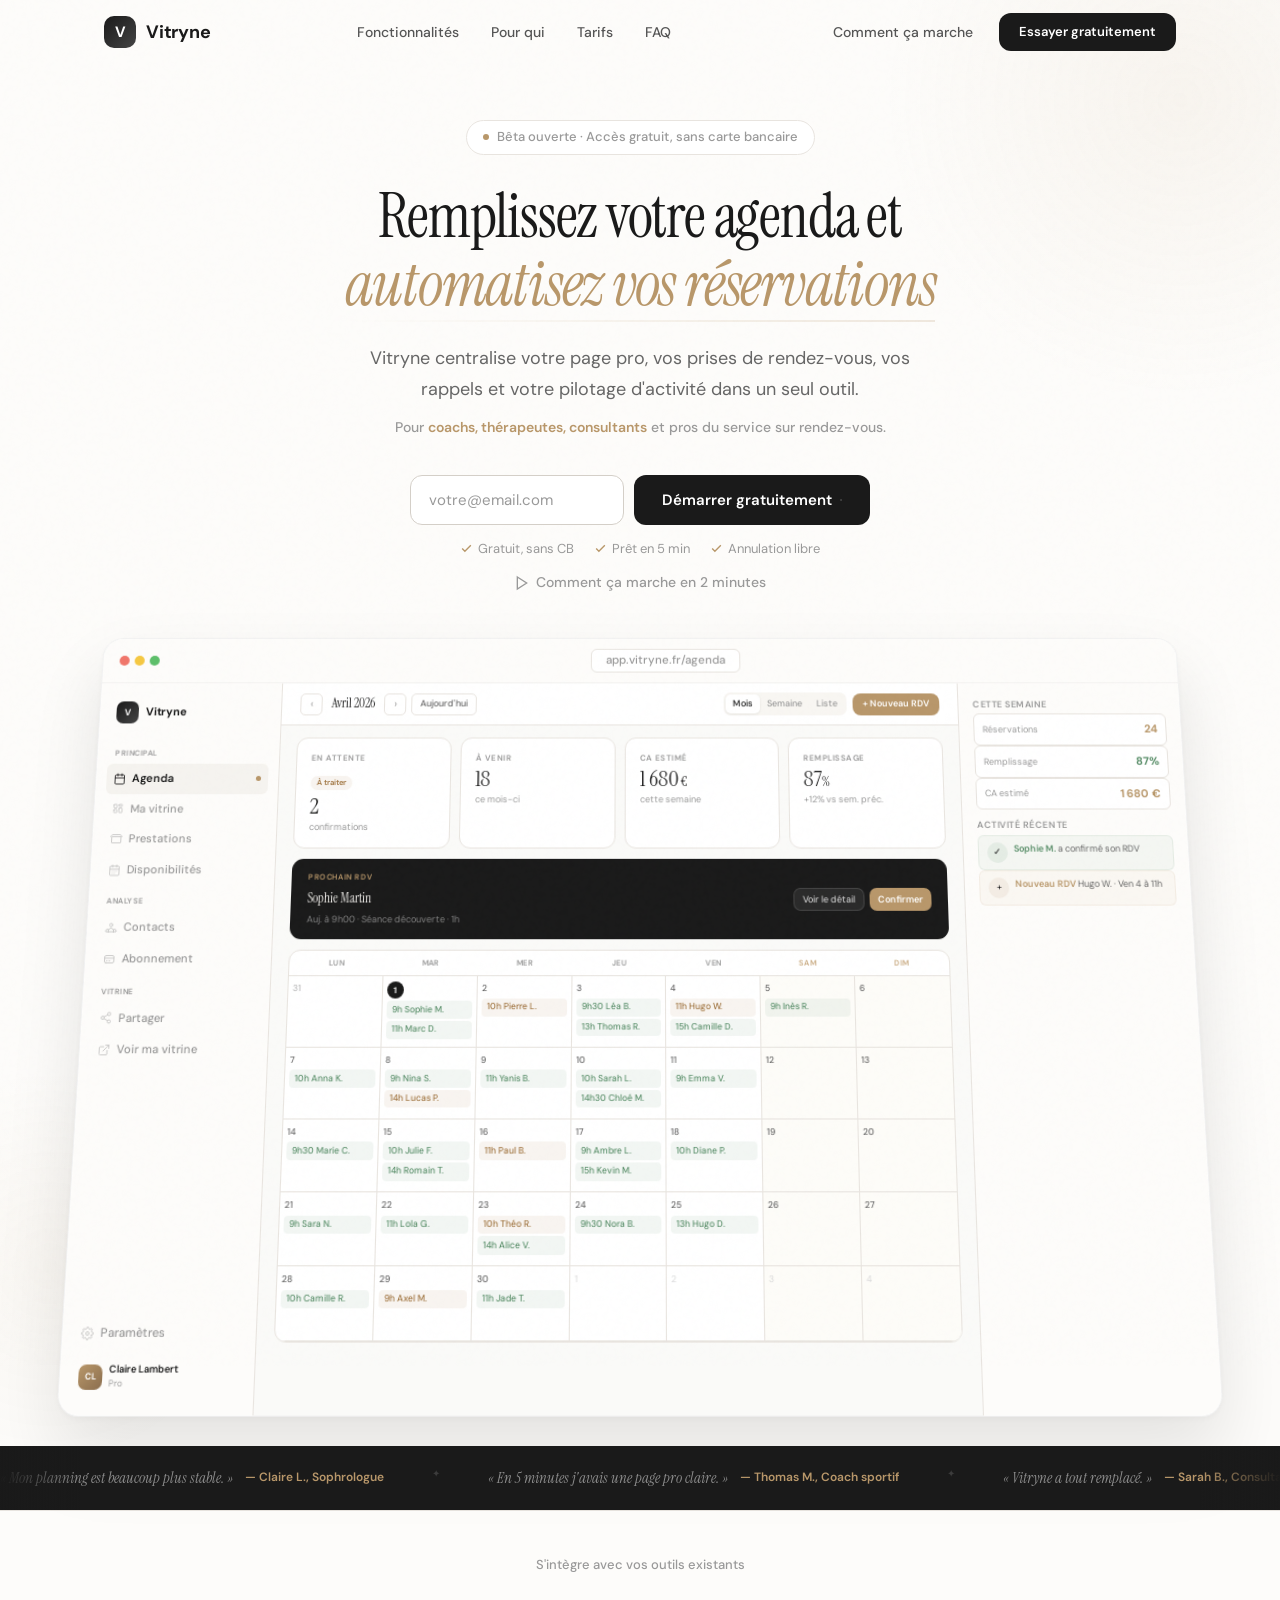
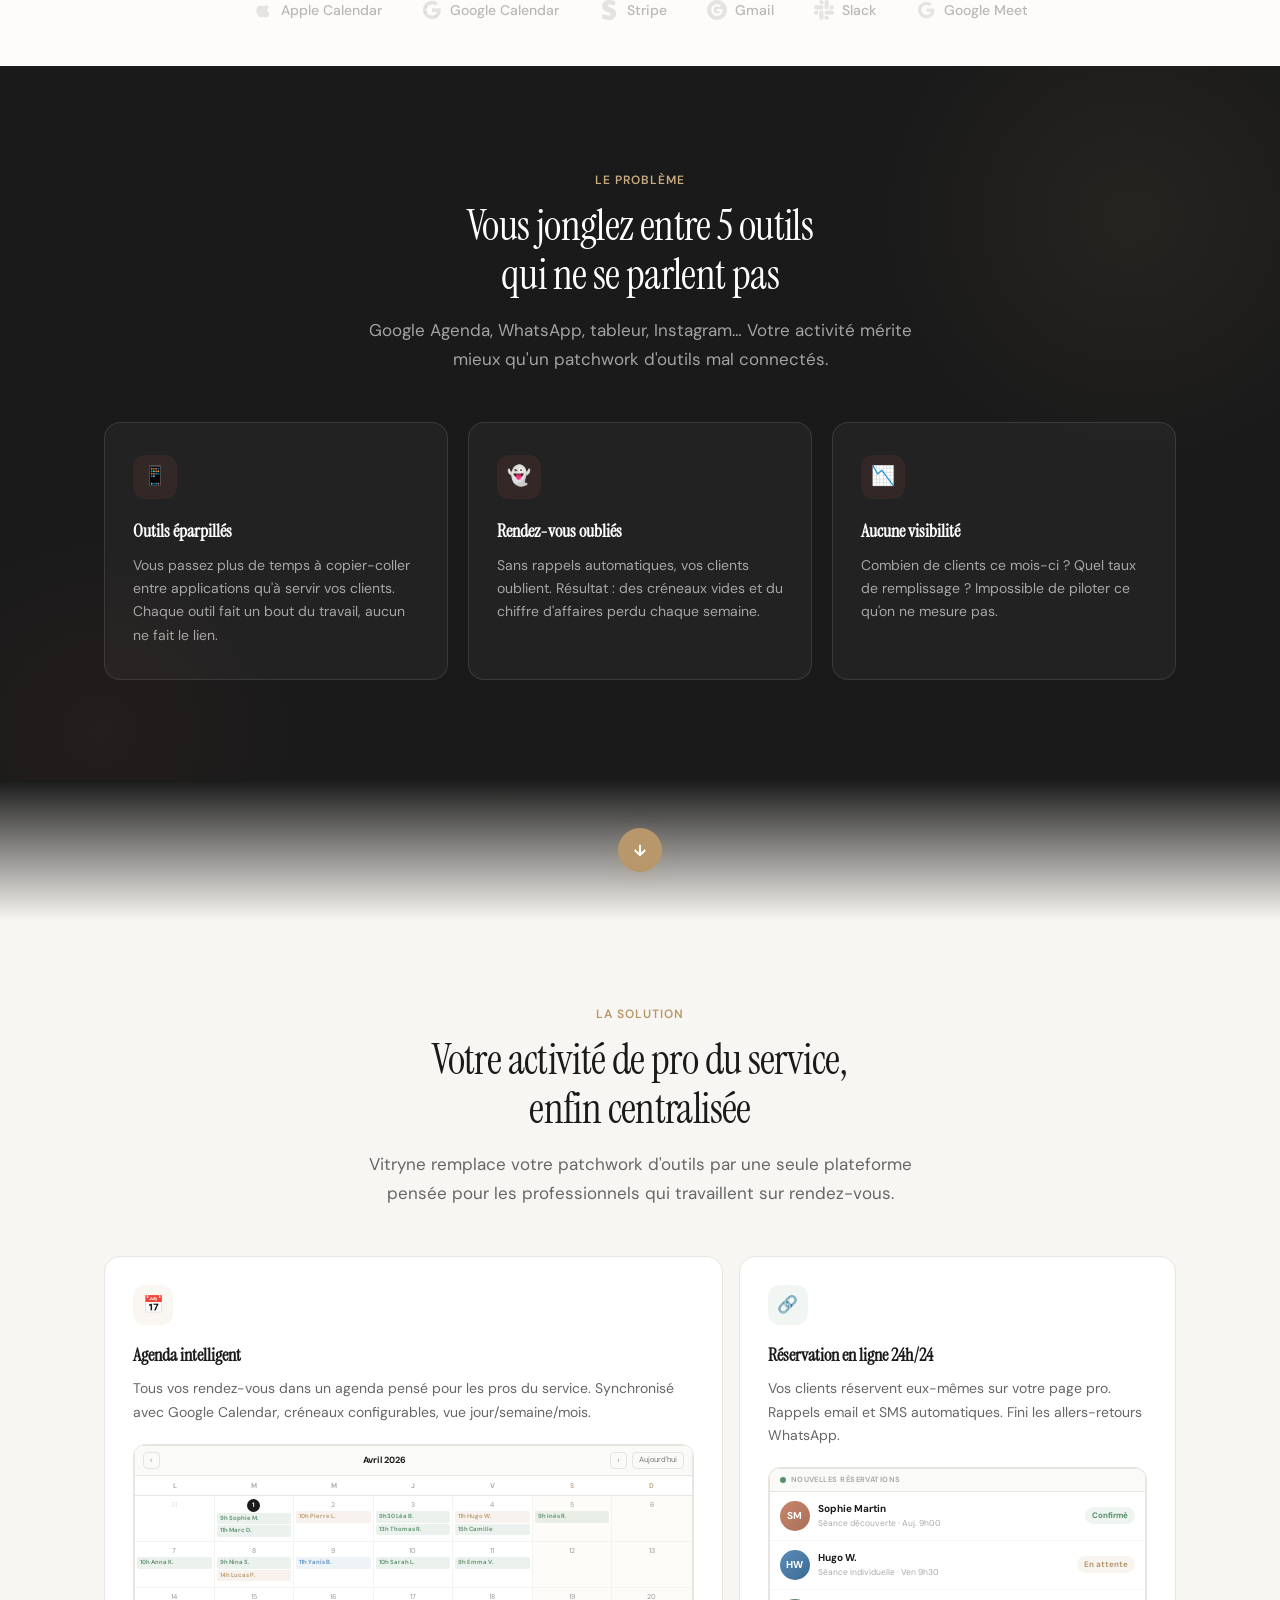
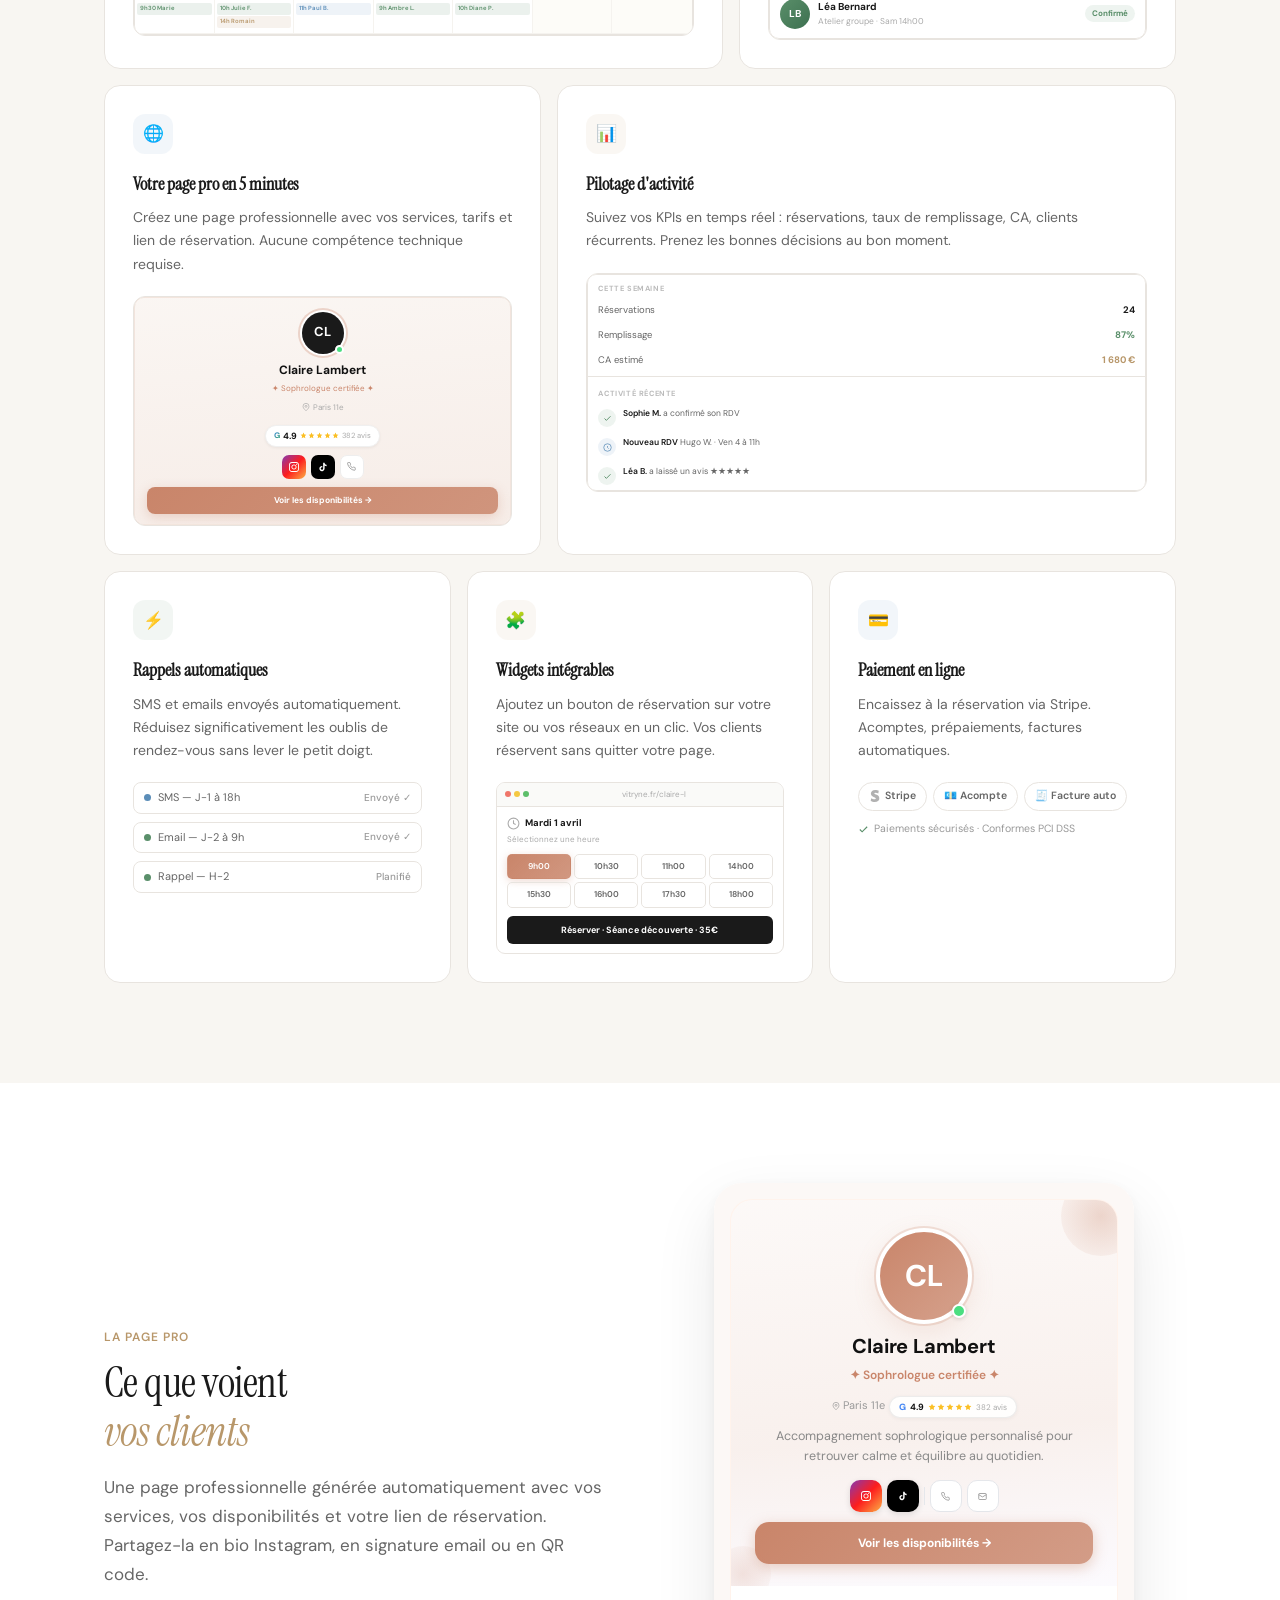
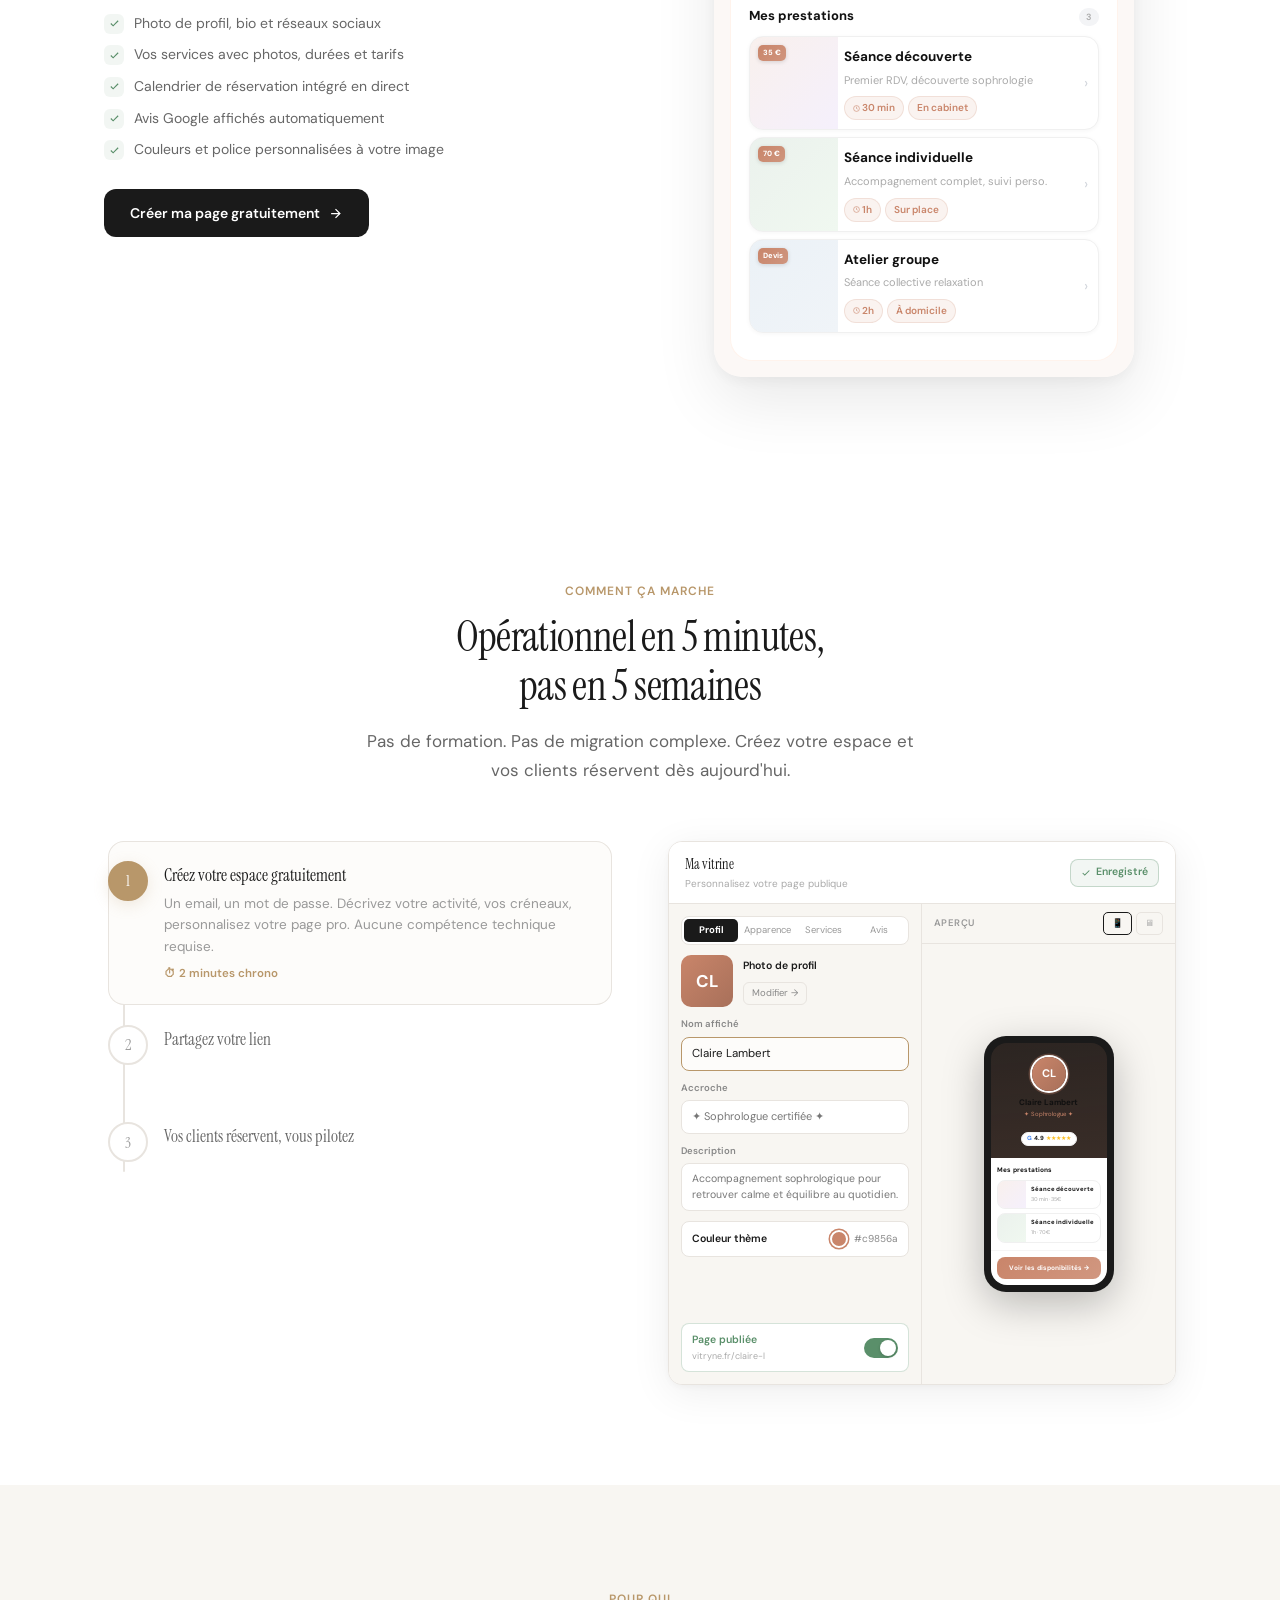
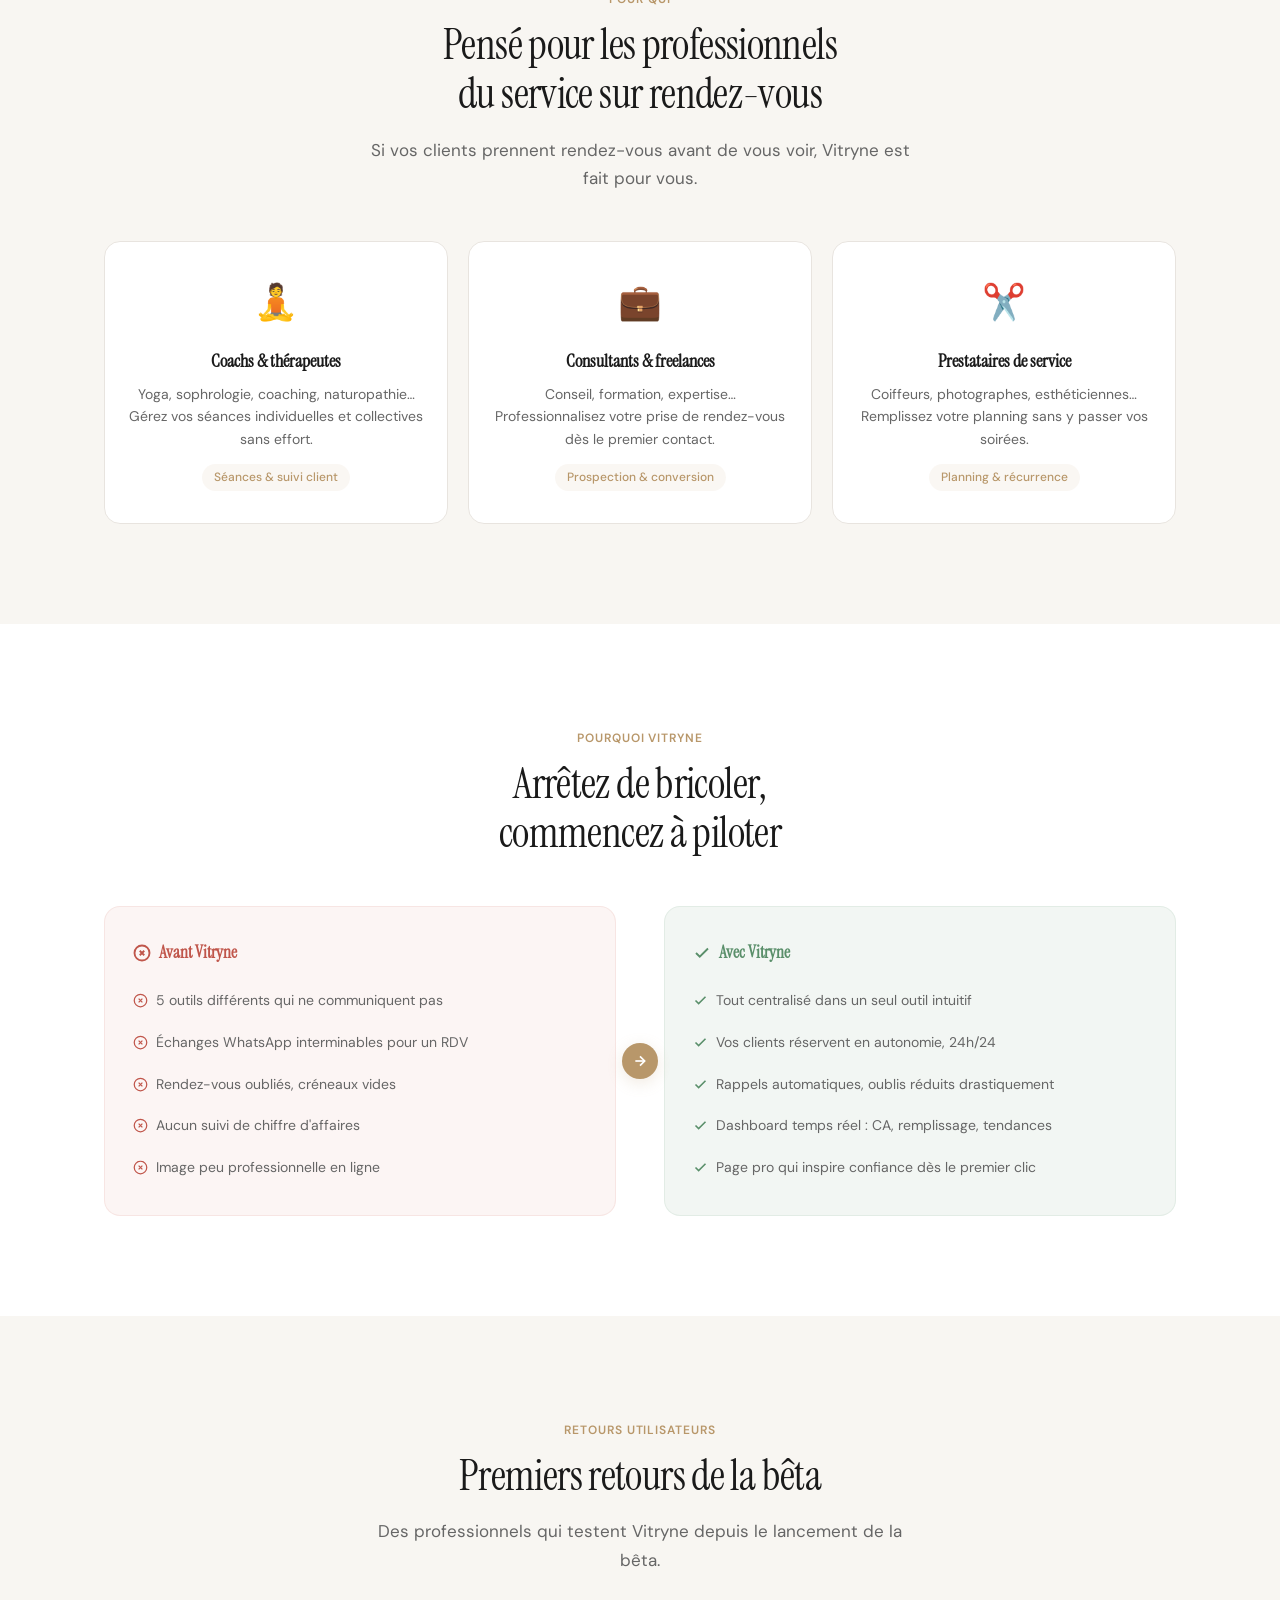
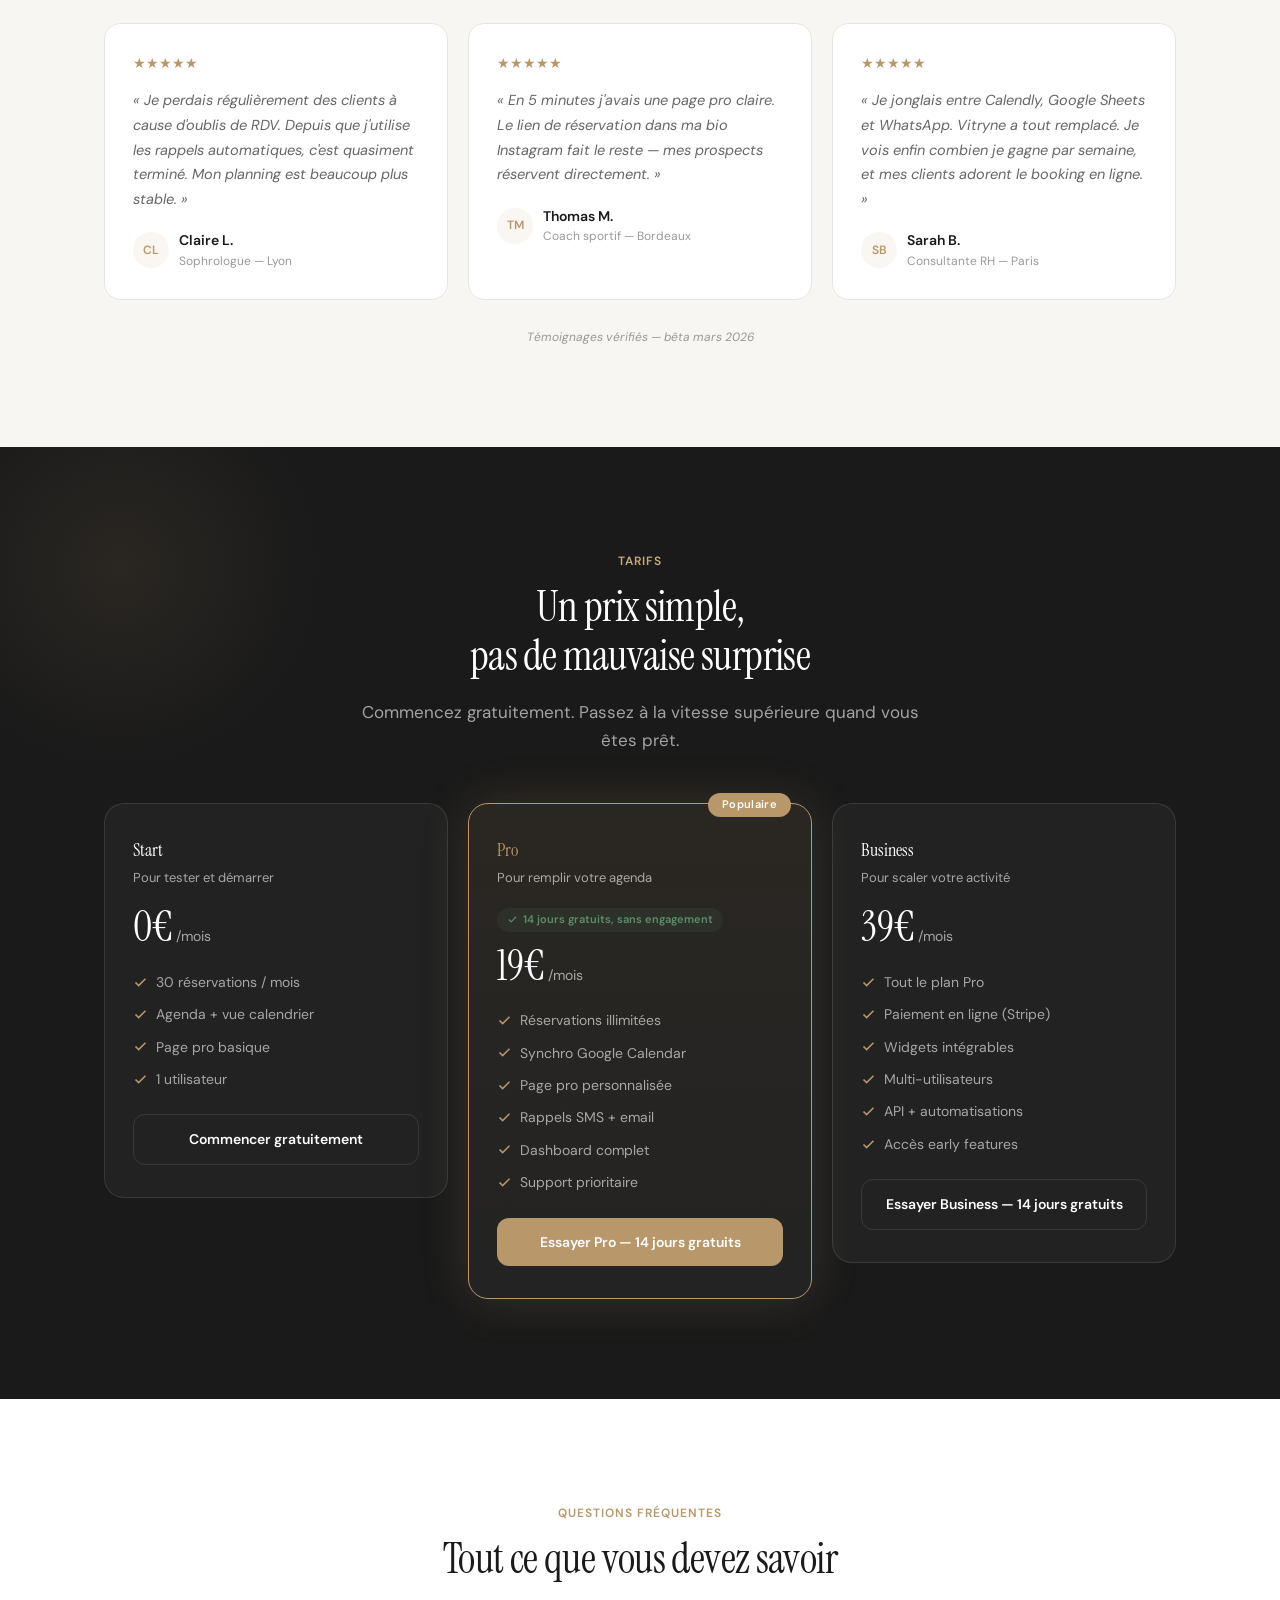
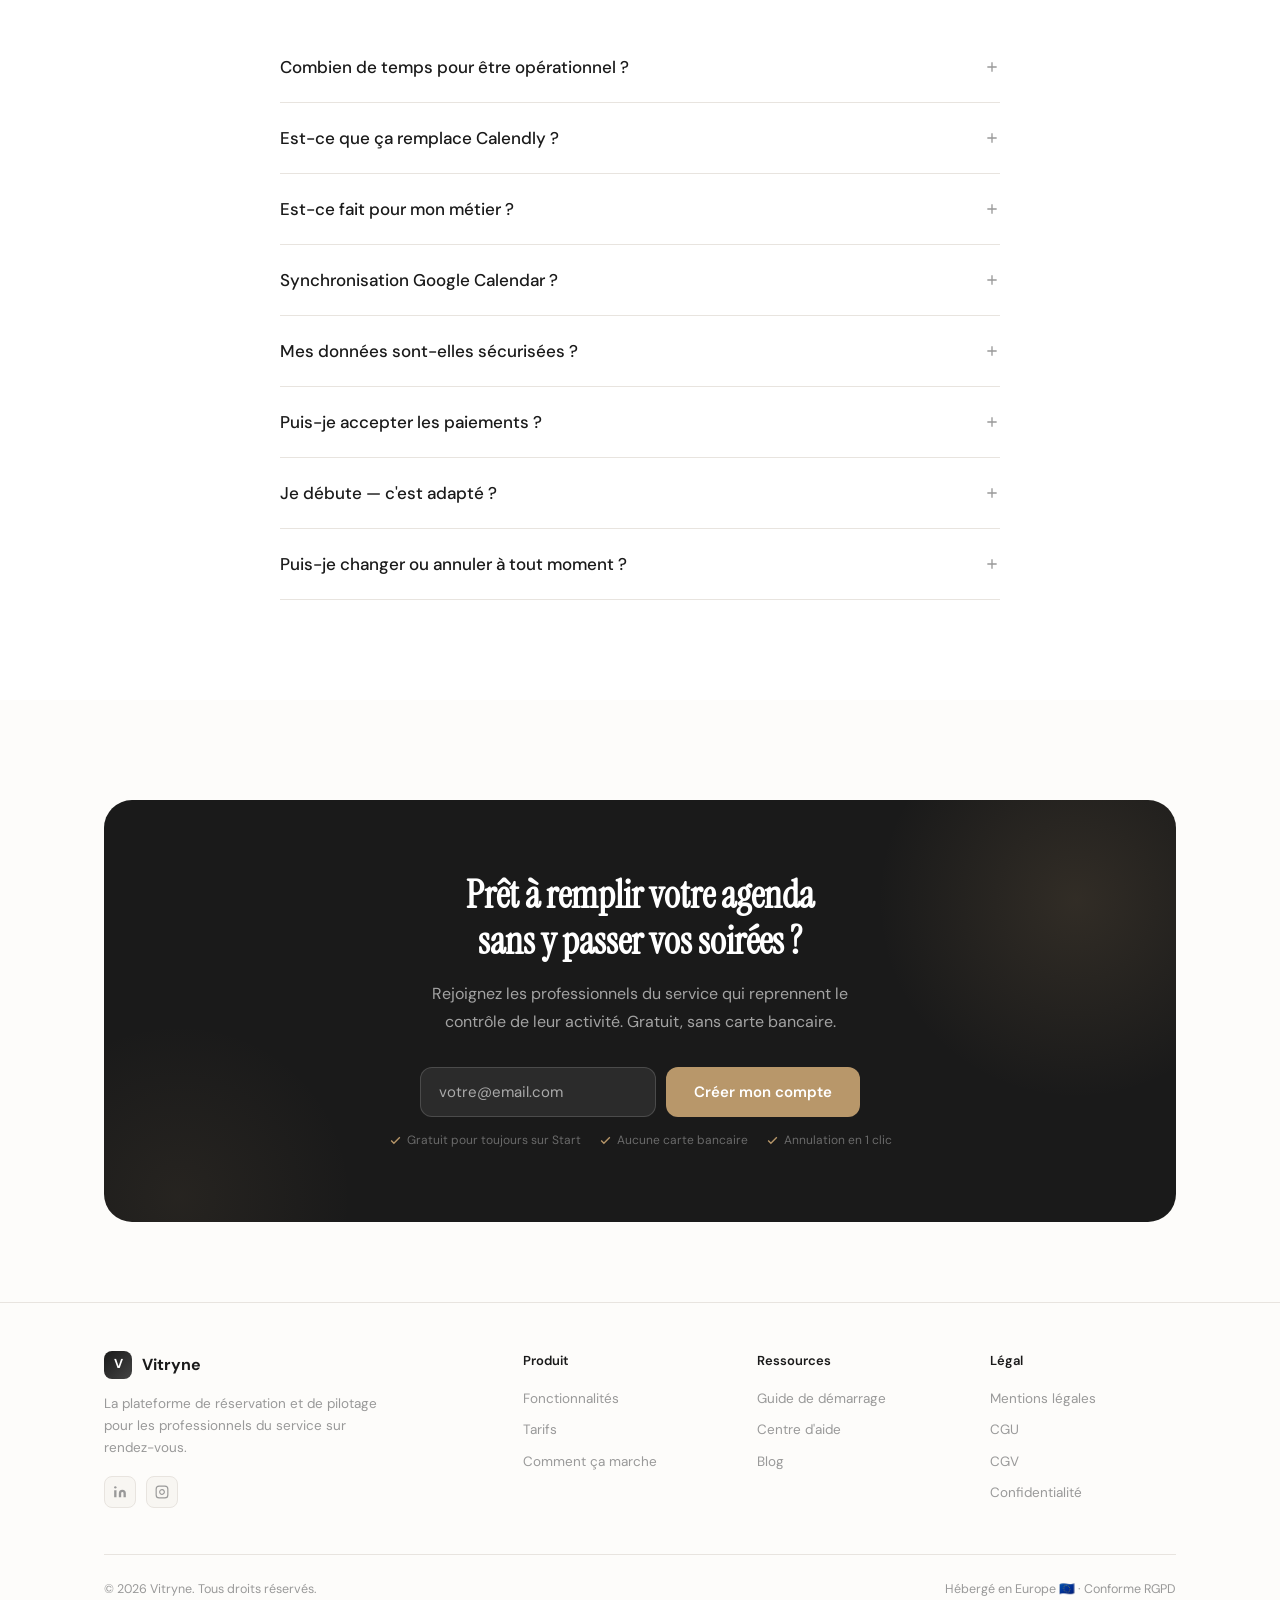
<file: index.html>
<!DOCTYPE html>
<html lang="fr">
<head>
<meta charset="UTF-8">
<meta name="viewport" content="width=device-width, initial-scale=1.0">
<title>Vitryne — La plateforme de réservation pour les pros du service</title>
<meta name="description" content="Vitryne centralise votre page pro, vos réservations en ligne, vos rappels automatiques et votre pilotage d'activité. Pour les professionnels du service sur rendez-vous.">
<link rel="preconnect" href="https://fonts.googleapis.com">
<link rel="preconnect" href="https://fonts.gstatic.com" crossorigin>
<link href="https://fonts.googleapis.com/css2?family=DM+Sans:ital,opsz,wght@0,9..40,300;0,9..40,400;0,9..40,500;0,9..40,600;0,9..40,700;1,9..40,400&family=Instrument+Serif:ital@0;1&display=swap" rel="stylesheet">
<link rel="icon" type="image/svg+xml" href="data:image/svg+xml,%3Csvg xmlns='http://www.w3.org/2000/svg' viewBox='0 0 32 32'%3E%3Crect width='32' height='32' rx='7' fill='%231A1A1A'/%3E%3Cpath d='M8.5 8 L11 8 Q16 22.5 16 22.5 Q16 22.5 21 8 L23.5 8 L17.2 25.5 Q16 28.5 16 28.5 Q16 28.5 14.8 25.5 Z' fill='%23FDFCFA'/%3E%3Ccircle cx='16' cy='27' r='1.4' fill='%23B8976A'/%3E%3C/svg%3E">
<style>
/* ═══════════════════════════════════════════════
   RESET & VARIABLES
   ═══════════════════════════════════════════════ */
*,*::before,*::after{margin:0;padding:0;box-sizing:border-box}

:root {
  --charcoal: #1A1A1A;
  --gold: #B8976A;
  --gold-light: #C9AB82;
  --gold-glow: rgba(184,151,106,0.2);
  --gold-surface: rgba(184,151,106,0.08);

  --cream: #FDFCFA;
  --white: #FFFFFF;
  --warm-bg: #F8F6F2;

  --text-primary: #1A1A1A;
  --text-secondary: #666666;
  --text-tertiary: #999999;
  --text-on-dark: #F5F3EF;
  --text-on-dark-muted: rgba(255,255,255,0.6);

  --border: #E8E4DF;
  --border-light: rgba(0,0,0,0.04);
  --border-dark: rgba(255,255,255,0.1);

  --success: #5A8F6A;
  --success-surface: rgba(90,143,106,0.08);
  --danger: #C0564B;
  --danger-surface: rgba(192,86,75,0.06);

  --r-sm: 8px;
  --r-md: 12px;
  --r-lg: 16px;
  --r-xl: 20px;
  --r-full: 100px;

  --font-display: 'Instrument Serif', Georgia, serif;
  --font-body: 'DM Sans', sans-serif;

  --shadow-sm: 0 1px 3px rgba(0,0,0,0.04);
  --shadow-md: 0 4px 20px rgba(0,0,0,0.06);
  --shadow-lg: 0 12px 48px rgba(0,0,0,0.08);

  --ease-out-expo: cubic-bezier(.16,1,.3,1);
  --ease-out-quart: cubic-bezier(.25,.46,.45,.94);
}

html{scroll-behavior:smooth;font-size:16px}
body{font-family:var(--font-body);color:var(--text-primary);background:var(--cream);-webkit-font-smoothing:antialiased;overflow-x:hidden;line-height:1.6}
a{text-decoration:none;color:inherit}
img{max-width:100%;display:block}
button{cursor:pointer;border:none;font-family:inherit;background:none}
ul{list-style:none}
::selection{background:#E8E1D6;color:var(--charcoal)}

.container{max-width:1120px;margin:0 auto;padding:0 24px}

/* ═══════════════════════════════════════════════
   SCROLL PROGRESS BAR
   ═══════════════════════════════════════════════ */
.scroll-progress{position:fixed;top:0;left:0;width:0%;height:2px;background:linear-gradient(90deg,var(--gold),var(--gold-light));z-index:1001;transition:width .1s linear;pointer-events:none}

/* ═══════════════════════════════════════════════
   ANIMATIONS
   ═══════════════════════════════════════════════ */
@keyframes fadeUp{from{opacity:0;transform:translateY(32px)}to{opacity:1;transform:translateY(0)}}
@keyframes fadeIn{from{opacity:0}to{opacity:1}}
@keyframes float{0%,100%{transform:translateY(0)}50%{transform:translateY(-8px)}}
@keyframes pulse{0%,100%{opacity:1}50%{opacity:.5}}
@keyframes slideLeft{from{opacity:0;transform:translateX(40px)}to{opacity:1;transform:translateX(0)}}
@keyframes slideRight{from{opacity:0;transform:translateX(-40px)}to{opacity:1;transform:translateX(0)}}
@keyframes scaleIn{from{opacity:0;transform:scale(.92)}to{opacity:1;transform:scale(1)}}
@keyframes shimmer{0%{background-position:-200% 0}100%{background-position:200% 0}}
@keyframes marquee{0%{transform:translateX(0)}100%{transform:translateX(-50%)}}
@keyframes orbFloat{0%,100%{transform:translate(0,0) scale(1)}25%{transform:translate(15px,-20px) scale(1.02)}50%{transform:translate(-10px,15px) scale(.98)}75%{transform:translate(20px,10px) scale(1.01)}}
@keyframes gentleSpin{0%{transform:rotate(0deg)}100%{transform:rotate(360deg)}}
@keyframes ripple{0%{transform:scale(0);opacity:.5}100%{transform:scale(4);opacity:0}}

/* Reveal system */
.reveal{opacity:0;transform:translateY(32px);transition:opacity .8s var(--ease-out-expo),transform .8s var(--ease-out-expo)}
.reveal.visible{opacity:1;transform:translateY(0)}
.reveal-left{opacity:0;transform:translateX(-40px);transition:opacity .8s var(--ease-out-expo),transform .8s var(--ease-out-expo)}
.reveal-left.visible{opacity:1;transform:translateX(0)}
.reveal-right{opacity:0;transform:translateX(40px);transition:opacity .8s var(--ease-out-expo),transform .8s var(--ease-out-expo)}
.reveal-right.visible{opacity:1;transform:translateX(0)}
.reveal-scale{opacity:0;transform:scale(.92);transition:opacity .8s var(--ease-out-expo),transform .8s var(--ease-out-expo)}
.reveal-scale.visible{opacity:1;transform:scale(1)}

.d1{transition-delay:.08s}.d2{transition-delay:.16s}.d3{transition-delay:.24s}.d4{transition-delay:.32s}.d5{transition-delay:.4s}

/* ═══════════════════════════════════════════════
   NAVIGATION
   ═══════════════════════════════════════════════ */
.nav{position:fixed;top:0;left:0;right:0;z-index:1000;padding:0;transition:all .4s var(--ease-out-expo)}
.nav-inner{display:flex;align-items:center;justify-content:space-between;max-width:1120px;margin:0 auto;padding:0 24px;height:64px}
.nav.scrolled{background:rgba(253,252,250,.92);backdrop-filter:blur(20px);-webkit-backdrop-filter:blur(20px);border-bottom:1px solid rgba(0,0,0,.05)}

.nav-brand{display:flex;align-items:center;gap:10px;transition:transform .3s var(--ease-out-expo)}
.nav-brand:hover{transform:scale(1.03)}
.nav-brand-icon{width:32px;height:32px;border-radius:10px;background:linear-gradient(135deg,#1A1A1A,#444);display:flex;align-items:center;justify-content:center;overflow:hidden;position:relative}
.nav-brand-icon span{color:#fff;font-size:15px;font-weight:700;font-family:var(--font-body);position:relative;z-index:1}
.nav-brand-text{font-weight:700;font-size:18px;color:var(--charcoal);letter-spacing:-.01em}

.nav-links{display:flex;gap:32px;align-items:center}
.nav-links a{font-size:14px;font-weight:500;color:#555;transition:color .25s;position:relative}
.nav-links a::after{content:'';position:absolute;bottom:-2px;left:0;width:0;height:1.5px;background:var(--charcoal);transition:width .35s var(--ease-out-expo)}
.nav-links a:hover{color:var(--charcoal)}
.nav-links a:hover::after{width:100%}

.nav-right{display:flex;gap:10px;align-items:center}
.btn-ghost{font-size:14px;font-weight:500;color:#555;padding:8px 16px;transition:color .25s}
.btn-ghost:hover{color:var(--charcoal)}

/* Magnetic button */
.btn-nav{font-size:13px;font-weight:600;color:#fff;background:var(--charcoal);padding:9px 20px;border-radius:var(--r-md);transition:all .3s var(--ease-out-expo);position:relative;overflow:hidden}
.btn-nav::before{content:'';position:absolute;inset:0;background:linear-gradient(135deg,rgba(184,151,106,.2),transparent);opacity:0;transition:opacity .3s}
.btn-nav:hover{background:#333;transform:translateY(-1px);box-shadow:0 4px 16px rgba(26,26,26,.2)}
.btn-nav:hover::before{opacity:1}
.btn-nav:active{transform:translateY(0);box-shadow:0 2px 8px rgba(26,26,26,.15)}

/* Mobile */
.nav-toggle{display:none;padding:6px;flex-direction:column;gap:5px}
.nav-toggle span{display:block;width:20px;height:2px;background:var(--charcoal);border-radius:1px;transition:all .3s}
.mobile-menu{display:none;position:fixed;top:0;left:0;right:0;bottom:0;background:rgba(253,252,250,.98);backdrop-filter:blur(20px);z-index:999;flex-direction:column;align-items:center;justify-content:center;gap:24px}
.mobile-menu.open{display:flex}
.mobile-menu a{font-family:var(--font-display);font-size:1.5rem;color:var(--charcoal)}
.mobile-close{position:absolute;top:20px;right:24px;font-size:1.5rem;color:var(--charcoal);background:none;border:none;cursor:pointer}

/* ═══════════════════════════════════════════════
   HERO
   ═══════════════════════════════════════════════ */
.hero{position:relative;padding:120px 0 0;overflow:visible;background:var(--cream)}
.hero-orb-1{position:absolute;top:-200px;right:-200px;width:600px;height:600px;border-radius:50%;background:radial-gradient(circle,rgba(184,151,106,.08) 0%,transparent 70%);pointer-events:none;animation:orbFloat 20s ease-in-out infinite;will-change:transform}
.hero-orb-2{position:absolute;bottom:-100px;left:-150px;width:400px;height:400px;border-radius:50%;background:radial-gradient(circle,rgba(184,151,106,.05) 0%,transparent 70%);pointer-events:none;animation:orbFloat 25s ease-in-out infinite reverse;will-change:transform}

/* Subtle grain overlay */
.hero::after{content:'';position:absolute;inset:0;background:url("data:image/svg+xml,%3Csvg viewBox='0 0 256 256' xmlns='http://www.w3.org/2000/svg'%3E%3Cfilter id='n'%3E%3CfeTurbulence type='fractalNoise' baseFrequency='0.85' numOctaves='4' stitchTiles='stitch'/%3E%3C/filter%3E%3Crect width='100%25' height='100%25' filter='url(%23n)' opacity='0.025'/%3E%3C/svg%3E");pointer-events:none;opacity:.5;z-index:1}

.hero-content{position:relative;z-index:2;text-align:center;max-width:760px;margin:0 auto}

.hero-tag{display:inline-flex;align-items:center;gap:8px;background:var(--white);border:1px solid var(--border);border-radius:var(--r-full);padding:6px 16px;font-size:13px;font-weight:500;color:var(--text-tertiary);margin-bottom:28px;animation:fadeUp .7s both;transition:all .3s var(--ease-out-expo)}
.hero-tag:hover{border-color:var(--gold);box-shadow:0 2px 12px var(--gold-glow)}
.hero-tag-dot{width:6px;height:6px;border-radius:50%;background:var(--gold);animation:pulse 2s infinite}

.hero h1{font-family:var(--font-display);font-size:clamp(2.4rem,5.5vw,3.8rem);font-weight:400;line-height:1.12;letter-spacing:-.02em;color:var(--charcoal);margin-bottom:24px;animation:fadeUp .7s .08s both}
.hero h1 .accent{font-style:italic;color:var(--gold);position:relative}
.hero h1 .accent::after{content:'';position:absolute;bottom:2px;left:0;width:100%;height:2px;background:linear-gradient(90deg,transparent,var(--gold-glow),transparent);animation:shimmer 3s ease-in-out infinite;background-size:200% 100%}

.hero-sub{font-size:18px;line-height:1.7;color:var(--text-secondary);max-width:540px;margin:0 auto 12px;animation:fadeUp .7s .16s both}

.hero-for{font-size:14px;font-weight:500;color:var(--text-tertiary);margin-bottom:36px;animation:fadeUp .7s .2s both}
.hero-for strong{color:var(--gold);font-weight:600}

/* Email capture */
.hero-capture{display:flex;gap:10px;max-width:460px;margin:0 auto 14px;animation:fadeUp .7s .24s both}
.hero-capture input{flex:1;padding:14px 18px;border-radius:var(--r-md);border:1px solid #D4CFC8;background:var(--white);color:var(--charcoal);font-family:var(--font-body);font-size:15px;transition:all .4s var(--ease-out-expo);outline:none}
.hero-capture input::placeholder{color:var(--text-tertiary)}
.hero-capture input:focus{border-color:var(--gold);box-shadow:0 0 0 3px var(--gold-glow);transform:translateY(-1px)}
.hero-capture button{padding:14px 28px;border-radius:var(--r-md);background:var(--charcoal);color:#fff;font-weight:600;font-size:15px;white-space:nowrap;transition:all .3s var(--ease-out-expo);display:inline-flex;align-items:center;gap:8px;position:relative;overflow:hidden}
.hero-capture button::after{content:'';position:absolute;inset:0;background:linear-gradient(135deg,rgba(184,151,106,.15),transparent);opacity:0;transition:opacity .3s}
.hero-capture button:hover{background:#333;transform:translateY(-2px);box-shadow:0 6px 24px rgba(26,26,26,.2)}
.hero-capture button:hover::after{opacity:1}
.hero-capture button:active{transform:translateY(0)}
.hero-capture button svg{transition:transform .3s var(--ease-out-expo)}
.hero-capture button:hover svg{transform:translateX(3px)}

.hero-meta{display:flex;justify-content:center;gap:20px;flex-wrap:wrap;font-size:13px;color:var(--text-tertiary);animation:fadeUp .7s .3s both}
.hero-meta span{display:flex;align-items:center;gap:5px;transition:color .3s}
.hero-meta span:hover{color:var(--text-secondary)}
.hero-meta svg{color:var(--gold);flex-shrink:0}

.hero-secondary{margin-top:12px;animation:fadeUp .7s .34s both}
.hero-secondary a{font-size:14px;font-weight:500;color:var(--text-tertiary);display:inline-flex;align-items:center;gap:6px;transition:all .3s var(--ease-out-expo)}
.hero-secondary a:hover{color:var(--charcoal);gap:10px}
.hero-secondary a svg{transition:transform .3s var(--ease-out-expo)}
.hero-secondary a:hover svg{transform:scale(1.15)}

/* Hero product visual */
.hero-visual{margin-top:40px;margin-bottom:80px;position:relative;animation:fadeUp .9s .4s both}
.hero-frame-bar{background:var(--cream);border-bottom:1px solid rgba(0,0,0,.05);padding:10px 16px;display:flex;align-items:center;gap:10px}
.hero-frame-dots{display:flex;gap:5px}
.hero-frame-dots span{width:10px;height:10px;border-radius:50%}
.hero-frame-dots span:nth-child(1){background:#F0766A}
.hero-frame-dots span:nth-child(2){background:#F5C842}
.hero-frame-dots span:nth-child(3){background:#5DBF6A}
.hero-frame-title{font-size:11.5px;color:var(--text-tertiary);font-weight:500;margin:0 auto;background:var(--white);border:1px solid var(--border);border-radius:6px;padding:2px 14px}
.hero-frame{background:#fff;border-radius:var(--r-xl);overflow:hidden;border:1px solid rgba(0,0,0,.05)}
.hero-mockup{display:grid;grid-template-columns:180px 1fr 220px;gap:0;min-height:680px}

/* ── Real-app sidebar replica ── */
.mock-side{
  display:flex;flex-direction:column;
  width:180px;flex-shrink:0;
  background:#FDFCFA;
  border-right:1px solid #E8E4DF;
  padding:14px 10px;
  overflow:hidden;
}
.mock-side-brand{display:flex;align-items:center;gap:7px;padding:4px 6px 14px}
.mock-side-brand-icon{
  width:22px;height:22px;border-radius:7px;
  background:linear-gradient(135deg,#1A1A1A,#444);
  display:flex;align-items:center;justify-content:center;
  flex-shrink:0;
}
.mock-side-brand-icon span{color:#fff;font-size:9px;font-weight:700}
.mock-side-brand-text{font-size:11px;font-weight:700;color:#1A1A1A;letter-spacing:-0.02em}
.mock-side-section{
  font-size:7.5px;font-weight:600;color:#999;
  letter-spacing:0.07em;text-transform:uppercase;
  padding:10px 7px 4px;
}
.mock-side-item{
  display:flex;align-items:center;gap:6px;
  padding:6px 7px;border-radius:6px;
  font-size:11px;font-weight:500;color:#999;
  cursor:pointer;transition:all .2s var(--ease-out-expo);
  position:relative;
}
.mock-side-item:hover{background:#F8F6F2;color:#1A1A1A}
.mock-side-item.active{background:#F5F3EF;color:#1A1A1A;font-weight:600}
.mock-side-item svg{width:12px;height:12px;flex-shrink:0;opacity:.55}
.mock-side-item.active svg{opacity:1}
.mock-side-dot{width:5px;height:5px;border-radius:50%;background:#B8976A;flex-shrink:0;margin-left:auto}
.mock-side-spacer{flex:1}
.mock-side-user{
  display:flex;align-items:center;gap:6px;
  padding:7px;border-radius:6px;
  margin-top:4px;cursor:pointer;transition:background .2s;
}
.mock-side-user:hover{background:#F8F6F2}
.mock-side-avatar{
  width:22px;height:22px;border-radius:7px;
  background:linear-gradient(135deg,#B8976A,#8B6E4E);
  display:flex;align-items:center;justify-content:center;
  font-size:8px;color:#fff;font-weight:700;flex-shrink:0;
}
.mock-side-user-name{font-size:9px;font-weight:600;color:#1A1A1A;line-height:1.3}
.mock-side-user-plan{font-size:8px;color:#999}

/* ── Main area ── */
.mock-main{display:flex;flex-direction:column;overflow:hidden;background:#FAFAF8}

/* Topbar */
.mock-topbar{
  display:flex;align-items:center;justify-content:space-between;
  background:#FFFFFF;border-bottom:1px solid #E8E4DF;
  padding:9px 18px;flex-shrink:0;gap:8px;
}
.mock-topbar-left{display:flex;align-items:center;gap:5px}
.mock-topbar-nav-btn{
  width:22px;height:22px;border-radius:5px;
  border:1px solid #E8E4DF;background:#fff;
  display:flex;align-items:center;justify-content:center;
  font-size:11px;color:#999;cursor:pointer;line-height:1;
  transition:background .15s;
}
.mock-topbar-nav-btn:hover{background:#F8F6F2}
.mock-topbar-month{font-family:var(--font-display);font-size:13px;color:#1A1A1A;margin:0 4px}
.mock-topbar-today{
  padding:0 8px;height:22px;border-radius:5px;
  border:1px solid #E8E4DF;background:#fff;
  font-size:9px;font-weight:500;color:#666;
  display:flex;align-items:center;cursor:pointer;
  transition:background .15s;
}
.mock-topbar-today:hover{background:#F8F6F2}
.mock-topbar-right{display:flex;align-items:center;gap:6px}
.mock-view-pill{
  display:flex;background:#F8F6F2;border-radius:7px;padding:2px;gap:0;
}
.mock-view-btn{
  padding:2px 7px;border-radius:5px;font-size:9px;font-weight:500;
  color:#999;cursor:pointer;transition:all .15s;white-space:nowrap;
}
.mock-view-btn.active{background:#fff;color:#1A1A1A;box-shadow:0 1px 3px rgba(0,0,0,.08)}
.mock-topbar-cta{
  height:22px;padding:0 10px;
  background:#B8976A;color:#fff;
  font-size:9px;font-weight:600;border-radius:8px;
  display:flex;align-items:center;cursor:pointer;white-space:nowrap;
  transition:background .15s;
}
.mock-topbar-cta:hover{background:#A07540}

/* KPI cards row */
.mock-kpis{display:grid;grid-template-columns:repeat(4,1fr);gap:9px;padding:12px 16px 0;flex-shrink:0}
.mock-kpi-card{
  background:#FFFFFF;border:1px solid #E8E4DF;border-radius:11px;
  padding:13px 14px;
}
.mock-kpi-label{font-size:8px;font-weight:600;color:#999;text-transform:uppercase;letter-spacing:0.06em;margin-bottom:2px}
.mock-kpi-value{font-family:var(--font-display);font-size:22px;color:#1A1A1A;line-height:1.1;margin-bottom:1px}
.mock-kpi-sub{font-size:9px;color:#999}
.mock-kpi-badge{
  display:inline-flex;align-items:center;
  background:rgba(184,151,106,0.1);color:#A07540;
  font-size:7.5px;font-weight:600;border-radius:100px;
  padding:1px 6px;margin-bottom:4px;
}

/* Next booking banner */
.mock-next-banner{
  margin:10px 16px 0;
  background:#1A1A1A;border-radius:11px;padding:12px 16px;
  display:flex;align-items:center;gap:12px;flex-shrink:0;
}
.mock-next-info{flex:1;min-width:0}
.mock-next-label{font-size:7.5px;font-weight:600;text-transform:uppercase;letter-spacing:0.08em;color:#B8976A;margin-bottom:4px}
.mock-next-name{font-family:var(--font-display);font-size:13px;color:#F5F3EF;margin-bottom:2px;white-space:nowrap;overflow:hidden;text-overflow:ellipsis}
.mock-next-details{font-size:9px;color:rgba(255,255,255,0.45);white-space:nowrap;overflow:hidden;text-overflow:ellipsis}
.mock-next-actions{display:flex;gap:5px;flex-shrink:0}
.mock-next-btn-outline{
  height:22px;padding:0 8px;
  border:1px solid rgba(255,255,255,0.12);
  background:rgba(255,255,255,0.07);
  color:rgba(255,255,255,0.75);
  font-size:9px;font-weight:500;border-radius:7px;
  display:flex;align-items:center;cursor:pointer;white-space:nowrap;
}
.mock-next-btn-confirm{
  height:22px;padding:0 8px;
  background:#B8976A;color:#fff;
  font-size:9px;font-weight:600;border-radius:7px;
  display:flex;align-items:center;cursor:pointer;white-space:nowrap;
}

/* Month calendar grid */
.mock-cal-wrap{flex:1;overflow:hidden;padding:10px 16px 12px;display:flex;flex-direction:column;min-height:0}
.mock-cal{
  background:#FFFFFF;border:1px solid #E8E4DF;border-radius:11px;
  overflow:hidden;display:flex;flex-direction:column;flex:1;
}
.mock-cal-head{display:grid;grid-template-columns:repeat(7,1fr);border-bottom:1px solid #E8E4DF;flex-shrink:0}
.mock-cal-hd{
  padding:6px 5px 5px;text-align:center;
  font-size:7.5px;font-weight:600;color:#999;
  text-transform:uppercase;letter-spacing:0.06em;
}
.mock-cal-hd.wknd{color:#C9AB82}
.mock-cal-body{display:grid;grid-template-columns:repeat(7,1fr);grid-template-rows:repeat(5,1fr);flex:1}
.mock-cal-cell{
  padding:5px 4px;
  border-right:1px solid #E8E4DF;border-bottom:1px solid #E8E4DF;
  cursor:pointer;transition:background .15s;overflow:hidden;
}
.mock-cal-cell:nth-child(7n){border-right:none}
.mock-cal-cell:hover{background:#F8F6F2}
.mock-cal-cell.wknd{background:#FDFCF8}
.mock-cal-cell.wknd:hover{background:#F5F2ED}
.mock-cal-day-num{font-size:8.5px;font-weight:500;color:#666;margin-bottom:2px}
.mock-cal-day-num.today{
  width:16px;height:16px;border-radius:50%;
  background:#1A1A1A;color:#fff;
  font-size:8px;font-weight:700;
  display:flex;align-items:center;justify-content:center;
}
.mock-ev{
  font-size:8.5px;font-weight:500;
  padding:1.5px 5px;border-radius:4px;
  margin-bottom:2px;
  white-space:nowrap;overflow:hidden;text-overflow:ellipsis;
  cursor:pointer;transition:all .15s;
}
.mock-ev:hover{transform:scale(1.02)}
.mock-ev.confirmed{background:rgba(90,143,106,0.08);color:#5A8F6A}
.mock-ev.pending{background:rgba(184,151,106,0.1);color:#A07540}
/* legacy compat */
.mock-ev.v{background:rgba(184,151,106,0.1);color:#A07540}
.mock-ev.g{background:rgba(90,143,106,0.08);color:#5A8F6A}
.mock-ev.b{background:rgba(91,141,184,0.08);color:#5B8DB8}

/* Right panel */
.mock-panel{display:flex;flex-direction:column;gap:8px;padding:14px;border-left:1px solid #E8E4DF;background:#FDFCFA;overflow:hidden}
.mock-panel-title{font-size:9px;font-weight:600;color:#999;text-transform:uppercase;letter-spacing:0.06em;margin-bottom:2px}
.mock-stat{display:flex;justify-content:space-between;align-items:center;padding:6px 8px;border-radius:6px;background:#FFFFFF;border:1px solid #E8E4DF;transition:all .2s}
.mock-stat:hover{transform:translateX(2px);box-shadow:var(--shadow-sm)}
.mock-stat-label{font-size:9px;color:#999}
.mock-stat-val{font-size:11px;font-weight:700;color:#1A1A1A}
.mock-stat-val.vp{color:#B8976A}
.mock-stat-val.vg{color:#5A8F6A}
.mock-notif{display:flex;align-items:flex-start;gap:6px;padding:6px 8px;border-radius:6px;background:rgba(90,143,106,.05);border:1px solid rgba(90,143,106,.1);transition:all .2s}
.mock-notif:hover{transform:translateX(2px)}
.mock-notif-dot{width:20px;height:20px;border-radius:50%;background:rgba(90,143,106,.1);display:flex;align-items:center;justify-content:center;font-size:9px;flex-shrink:0}
.mock-notif-text{font-size:9px;color:#666;line-height:1.4}
.mock-notif-text strong{color:#5A8F6A;font-weight:600}

/* Réservations list view */
.mrv-list-header{
  display:flex;align-items:center;justify-content:space-between;
  padding:0 18px;border-bottom:1px solid #E8E4DF;flex-shrink:0;
}
.mrv-tabs{display:flex}
.mrv-tab{
  font-size:10px;font-weight:500;color:#999;
  padding:10px 0;margin-right:16px;cursor:pointer;
  border-bottom:2px solid transparent;transition:all .2s;white-space:nowrap;
}
.mrv-tab.active{color:#1A1A1A;border-bottom-color:#1A1A1A}
.mrv-search{
  height:22px;border:1px solid #E8E4DF;border-radius:6px;
  background:#FAFAF9;padding:0 7px;
  font-size:9px;color:#999;font-family:inherit;outline:none;
  display:flex;align-items:center;gap:4px;cursor:text;
}
.mrv-row{
  display:flex;align-items:center;gap:8px;
  padding:10px 18px;border-bottom:1px solid #E8E4DF;
  cursor:pointer;transition:background .15s;
}
.mrv-row:hover{background:#F8F6F2}
.mrv-avatar{
  width:26px;height:26px;border-radius:7px;
  display:flex;align-items:center;justify-content:center;
  font-size:9px;font-weight:700;flex-shrink:0;
}
.mrv-client-info{flex:1;min-width:0}
.mrv-client-name{font-size:10px;font-weight:600;color:#1A1A1A;white-space:nowrap;overflow:hidden;text-overflow:ellipsis}
.mrv-client-date{font-size:8.5px;color:#999}
.mrv-svc{font-size:8.5px;color:#666;white-space:nowrap;overflow:hidden;text-overflow:ellipsis}
.mrv-status{font-size:8px;font-weight:600;padding:2px 7px;border-radius:100px;white-space:nowrap;flex-shrink:0}
.mrv-status.confirmed{background:rgba(90,143,106,0.08);color:#5A8F6A}
.mrv-status.pending{background:rgba(184,151,106,0.1);color:#A07540}
/* legacy pill compat */
.mrv-filter{font-size:9px;padding:2px 7px;border-radius:100px;background:#F5F3EF;color:var(--text-tertiary);cursor:pointer;transition:all .2s}
.mrv-filter.active{background:var(--charcoal);color:#fff}

/* Old calendar header */
.mock-header{display:flex;align-items:center;justify-content:space-between;margin-bottom:14px;padding:0 2px}
.mock-header-title{font-size:13px;font-weight:600;color:var(--charcoal)}
.mock-header-nav{display:flex;gap:4px}
.mock-header-nav span{width:22px;height:22px;border-radius:5px;background:#F5F3EF;display:flex;align-items:center;justify-content:center;color:var(--text-tertiary);font-size:11px;cursor:pointer;transition:all .2s}
.mock-header-nav span:hover{background:#EBE8E2}

/* ═══════════════════════════════════════════════
   MARQUEE TESTIMONIAL STRIP
   ═══════════════════════════════════════════════ */
.marquee-strip{padding:20px 0;background:var(--charcoal);overflow:hidden;position:relative}
.marquee-strip::before,.marquee-strip::after{content:'';position:absolute;top:0;bottom:0;width:80px;z-index:2;pointer-events:none}
.marquee-strip::before{left:0;background:linear-gradient(90deg,var(--charcoal),transparent)}
.marquee-strip::after{right:0;background:linear-gradient(90deg,transparent,var(--charcoal))}
.marquee-track{display:flex;gap:48px;animation:marquee 40s linear infinite;width:max-content}
.marquee-item{display:flex;align-items:center;gap:12px;white-space:nowrap;flex-shrink:0}
.marquee-item .quote{font-family:var(--font-display);font-style:italic;font-size:15px;color:rgba(255,255,255,.5)}
.marquee-item .author{font-size:12px;font-weight:600;color:var(--gold);white-space:nowrap}
.marquee-sep{color:rgba(255,255,255,.15);font-size:10px;flex-shrink:0}

/* ═══════════════════════════════════════════════
   INTEGRATIONS BAR
   ═══════════════════════════════════════════════ */
.integrations-bar{padding:44px 0;background:var(--cream);border-top:1px solid var(--border)}
.integrations-label{text-align:center;font-size:13px;font-weight:500;color:var(--text-tertiary);margin-bottom:24px}
.integrations-logos{display:flex;justify-content:center;align-items:center;gap:40px;flex-wrap:wrap}
.integ-item{display:flex;align-items:center;gap:8px;font-size:14px;font-weight:500;color:rgba(26,26,26,.3);white-space:nowrap;transition:all .4s var(--ease-out-expo)}
.integ-item:hover{color:rgba(26,26,26,.7);transform:translateY(-2px)}
.integ-item svg{width:20px;height:20px;opacity:.35;transition:opacity .4s}
.integ-item:hover svg{opacity:.7}

/* ═══════════════════════════════════════════════
   SECTION SHARED STYLES
   ═══════════════════════════════════════════════ */
.section-tag{display:inline-block;font-size:12px;font-weight:600;letter-spacing:.08em;text-transform:uppercase;margin-bottom:12px}
.section-tag.dark{color:var(--gold-light)}.section-tag.light{color:var(--gold)}

.section-title{font-family:var(--font-display);font-size:clamp(1.8rem,4vw,2.5rem);font-weight:400;line-height:1.2;letter-spacing:-.01em;margin-bottom:16px}
.section-title.dark{color:#fff}.section-title.light{color:var(--charcoal)}
.section-desc{font-size:17px;color:var(--text-secondary);line-height:1.7;max-width:560px}
.section-desc.dark{color:var(--text-on-dark-muted)}

/* ═══════════════════════════════════════════════
   SECTION : PROBLEM
   ═══════════════════════════════════════════════ */
.problem-section{padding:100px 0;background:var(--charcoal);position:relative;overflow:hidden}
.problem-section::before{content:'';position:absolute;top:-100px;right:-100px;width:500px;height:500px;border-radius:50%;background:radial-gradient(circle,rgba(184,151,106,.08) 0%,transparent 70%);pointer-events:none;animation:orbFloat 15s ease-in-out infinite}
.problem-section::after{content:'';position:absolute;bottom:-150px;left:-100px;width:400px;height:400px;border-radius:50%;background:radial-gradient(circle,rgba(192,86,75,.06) 0%,transparent 70%);pointer-events:none}
.problem-grid{display:grid;grid-template-columns:repeat(3,1fr);gap:20px;margin-top:48px}
.p-card{background:rgba(255,255,255,.04);border:1px solid var(--border-dark);border-radius:var(--r-lg);padding:32px 28px;transition:all .5s var(--ease-out-expo);position:relative;overflow:hidden}
.p-card::before{content:'';position:absolute;inset:0;background:linear-gradient(135deg,rgba(192,86,75,.04),transparent);opacity:0;transition:opacity .5s}
.p-card:hover{background:rgba(255,255,255,.07);transform:translateY(-6px);border-color:rgba(255,255,255,.15)}
.p-card:hover::before{opacity:1}
.p-icon{width:44px;height:44px;border-radius:var(--r-md);background:rgba(192,86,75,.1);display:flex;align-items:center;justify-content:center;margin-bottom:18px;font-size:1.2rem;transition:all .4s var(--ease-out-expo)}
.p-card:hover .p-icon{transform:scale(1.1) rotate(-3deg)}
.p-card h3{font-family:var(--font-display);font-size:1.15rem;color:#fff;margin-bottom:8px}
.p-card p{font-size:14px;color:var(--text-on-dark-muted);line-height:1.65}

/* Transition */
.section-transition{text-align:center;padding:48px 0;background:linear-gradient(180deg,var(--charcoal),var(--warm-bg))}
.transition-pill{display:inline-flex;align-items:center;justify-content:center;width:44px;height:44px;border-radius:50%;background:var(--gold);color:#fff;box-shadow:0 4px 20px var(--gold-glow);animation:float 3s ease-in-out infinite;transition:all .3s var(--ease-out-expo)}
.transition-pill:hover{transform:scale(1.15);box-shadow:0 6px 30px rgba(184,151,106,.35)}

/* ═══════════════════════════════════════════════
   SECTION : BENEFITS (Bento)
   ═══════════════════════════════════════════════ */
.benefits-section{padding:80px 0 100px;background:var(--warm-bg)}
.bento{display:grid;grid-template-columns:repeat(12,1fr);gap:16px;margin-top:48px}
.b-card{background:var(--white);border:1px solid var(--border);border-radius:var(--r-lg);padding:28px;position:relative;overflow:hidden;transition:all .5s var(--ease-out-expo)}
.b-card::after{content:'';position:absolute;inset:0;border-radius:var(--r-lg);box-shadow:inset 0 0 0 1px transparent;transition:box-shadow .5s;pointer-events:none}
.b-card:hover{transform:translateY(-6px);box-shadow:0 16px 56px rgba(0,0,0,.1)}
.b-card:hover::after{box-shadow:inset 0 0 0 1px var(--gold-light)}
.b-card.w7{grid-column:span 7;min-height:300px}.b-card.w5{grid-column:span 5;min-height:300px}.b-card.w4{grid-column:span 4;min-height:240px}
.b-icon{width:40px;height:40px;border-radius:var(--r-md);display:flex;align-items:center;justify-content:center;margin-bottom:16px;font-size:1.05rem;transition:all .4s var(--ease-out-expo)}
.b-card:hover .b-icon{transform:scale(1.1) rotate(-5deg)}
.b-icon.ip{background:var(--gold-surface);color:var(--gold)}
.b-icon.ig{background:var(--success-surface);color:var(--success)}
.b-icon.ib{background:rgba(91,141,184,.08);color:#5B8DB8}
.b-icon.io{background:rgba(184,151,106,.08);color:var(--gold)}
.b-card h3{font-family:var(--font-display);font-size:1.12rem;color:var(--text-primary);margin-bottom:8px}
.b-card p{font-size:14px;color:var(--text-secondary);line-height:1.65}

.b-visual{margin-top:20px;background:var(--cream);border-radius:var(--r-md);padding:14px;border:1px solid var(--border);transition:all .4s var(--ease-out-expo)}
.b-card:hover .b-visual{border-color:var(--gold-light);box-shadow:0 2px 12px var(--gold-glow)}
.mini-cal{display:grid;grid-template-columns:repeat(7,1fr);gap:3px}
.mc-d{aspect-ratio:1;border-radius:3px;display:flex;align-items:center;justify-content:center;font-size:10px;color:var(--text-tertiary);transition:all .2s}
.mc-d.hd{font-weight:600;color:var(--text-secondary);font-size:9px}
.mc-d.bk{background:var(--gold-surface);color:var(--gold);font-weight:600}
.mc-d.bk:hover{background:rgba(184,151,106,.2)}
.mc-d.fr{background:var(--success-surface);color:var(--success)}

.mini-stats{display:flex;gap:8px}
.ms-card{flex:1;background:var(--white);border:1px solid var(--border);border-radius:var(--r-sm);padding:10px;text-align:center;transition:all .3s var(--ease-out-expo)}
.ms-card:hover{transform:translateY(-2px);box-shadow:var(--shadow-md)}
.ms-val{font-family:var(--font-display);font-size:1.15rem;margin-bottom:1px}
.ms-val.vp{color:var(--gold)}.ms-val.vg{color:var(--success)}.ms-val.vb{color:#5B8DB8}
.ms-label{font-size:10px;color:var(--text-tertiary)}

/* ── Mini agenda (bento card 1) ── */
.mini-agenda{border-radius:9px;overflow:hidden;border:1px solid var(--border);background:#fff}
.ma-topbar{display:flex;align-items:center;gap:5px;padding:6px 8px;border-bottom:1px solid var(--border);background:#FAFAF8}
.ma-nav{width:17px;height:17px;display:flex;align-items:center;justify-content:center;border:1px solid var(--border);border-radius:4px;color:#999;font-size:9px;cursor:default;flex-shrink:0}
.ma-month{flex:1;text-align:center;font-size:9px;font-weight:700;color:var(--charcoal)}
.ma-today-btn{font-size:7.5px;padding:1.5px 6px;border:1px solid var(--border);border-radius:4px;color:#777;cursor:default;white-space:nowrap}
.ma-heads{display:grid;grid-template-columns:repeat(7,1fr);border-bottom:1px solid var(--border)}
.ma-hd{font-size:7px;font-weight:700;text-transform:uppercase;text-align:center;padding:4px 0;color:#aaa}
.ma-hd.wk{color:#C9AB82}
.ma-body{display:grid;grid-template-columns:repeat(7,1fr);grid-template-rows:repeat(3,1fr)}
.ma-cell{padding:3px 2px;border-right:1px solid #f5f3ef;border-bottom:1px solid #f5f3ef;overflow:hidden;min-height:30px}
.ma-cell:nth-child(7n){border-right:none}
.ma-cell.wk{background:#FDFCF8}
.ma-dn{font-size:7px;color:#999;text-align:center;margin-bottom:1px}
.ma-dn.gray{color:#ddd}
.ma-dn.tod{width:13px;height:13px;background:var(--charcoal);color:#fff;border-radius:50%;font-size:6.5px;font-weight:700;display:flex;align-items:center;justify-content:center;margin:0 auto 1px}
.ma-ev{font-size:6px;font-weight:600;padding:1px 3px;border-radius:2px;margin-bottom:1px;white-space:nowrap;overflow:hidden;text-overflow:ellipsis}
.ma-ev.c{background:rgba(90,143,106,.12);color:#5A8F6A}
.ma-ev.p{background:rgba(184,151,106,.12);color:#B8976A}
.ma-ev.b{background:rgba(91,141,184,.1);color:#5B8DB8}

/* ── Booking notification (bento card 2) ── */
.bk-notif{background:#fff;border:1px solid var(--border);border-radius:10px;overflow:hidden}
.bk-notif-bar{background:#FAFAF8;padding:5px 10px;border-bottom:1px solid var(--border);font-size:7.5px;font-weight:700;color:#aaa;letter-spacing:.06em;text-transform:uppercase;display:flex;align-items:center;gap:5px}
.bk-notif-dot{width:6px;height:6px;border-radius:50%;background:var(--success);flex-shrink:0}
.bk-notif-item{display:flex;align-items:center;gap:8px;padding:9px 10px;border-bottom:1px solid #f8f7f4}
.bk-notif-item:last-child{border-bottom:none}
.bk-notif-av{width:30px;height:30px;border-radius:50%;display:flex;align-items:center;justify-content:center;font-size:10px;font-weight:700;color:#fff;flex-shrink:0}
.bk-notif-body{flex:1;min-width:0}
.bk-notif-name{font-size:10px;font-weight:700;color:var(--charcoal)}
.bk-notif-sub{font-size:8.5px;color:#aaa;white-space:nowrap;overflow:hidden;text-overflow:ellipsis}
.bk-notif-tag{font-size:8px;font-weight:700;padding:2px 7px;border-radius:100px;flex-shrink:0}
.bk-notif-tag.conf{background:rgba(90,143,106,.1);color:#5A8F6A}
.bk-notif-tag.pend{background:rgba(184,151,106,.1);color:#B8976A}

/* ── Profile mini (bento card 3) ── */
.pm-wrap{border-radius:10px;overflow:hidden;border:1px solid rgba(201,133,106,.2)}
.pm-hero{padding:14px 12px 10px;text-align:center;background:linear-gradient(175deg,rgba(201,133,106,.05) 0%,rgba(201,133,106,.13) 100%);position:relative}
.pm-av{width:42px;height:42px;border-radius:50%;background:var(--charcoal);color:#fff;display:flex;align-items:center;justify-content:center;font-size:13px;font-weight:700;margin:0 auto 7px;box-shadow:0 0 0 2px #fff,0 0 0 4px rgba(201,133,106,.3)}
.pm-online{position:absolute;width:9px;height:9px;background:#4ade80;border:2px solid #fff;border-radius:50%;bottom:0;right:0}
.pm-av-wrap{position:relative;width:42px;margin:0 auto 7px}
.pm-av.v2{margin:0}
.pm-name{font-size:12px;font-weight:700;color:#111;margin-bottom:2px}
.pm-tag{font-size:8px;color:#c9856a;margin-bottom:6px}
.pm-loc{display:flex;align-items:center;justify-content:center;gap:3px;font-size:8px;color:#aaa;margin-bottom:7px}
.pm-grating{display:inline-flex;align-items:center;gap:3px;background:#fff;border:1px solid #f0f0f0;border-radius:100px;padding:2.5px 8px;box-shadow:0 1px 3px rgba(0,0,0,.06);margin-bottom:8px}
.pm-g{font-size:8px;font-weight:800;background:linear-gradient(135deg,#4285F4,#34A853);-webkit-background-clip:text;-webkit-text-fill-color:transparent;background-clip:text}
.pm-gscore{font-size:9px;font-weight:700;color:#111}
.pm-gstars{display:flex;gap:1px}
.pm-gstar{width:7px;height:7px;fill:#FBBF24}
.pm-gcount{font-size:7.5px;color:#aaa}
.pm-social{display:flex;gap:5px;justify-content:center;margin-bottom:8px}
.pm-soc{width:24px;height:24px;border-radius:7px;display:flex;align-items:center;justify-content:center;cursor:default}
.pm-cta{display:block;width:100%;padding:7px;background:linear-gradient(135deg,#c9856a,rgba(201,133,106,.85));color:#fff;border-radius:8px;font-size:8.5px;font-weight:700;text-align:center;box-shadow:0 3px 12px rgba(201,133,106,.3);cursor:default}

/* ── KPI Panel (bento card 4) ── */
.kpi-panel{background:#fff;border:1px solid var(--border);border-radius:9px;overflow:hidden}
.kpi-section-lbl{font-size:7.5px;font-weight:700;color:#bbb;letter-spacing:.08em;text-transform:uppercase;padding:8px 10px 3px}
.kpi-row{display:flex;align-items:center;justify-content:space-between;padding:5px 10px}
.kpi-row-label{font-size:9.5px;color:var(--text-secondary)}
.kpi-row-val{font-size:9.5px;font-weight:700;color:var(--charcoal)}
.kpi-row-val.gold{color:var(--gold)}
.kpi-row-val.green{color:var(--success)}
.kpi-divider{height:1px;background:var(--border);margin:3px 0}
.kpi-activity-item{display:flex;align-items:flex-start;gap:7px;padding:5px 10px}
.kpi-activity-icon{width:18px;height:18px;border-radius:50%;display:flex;align-items:center;justify-content:center;flex-shrink:0;margin-top:1px}
.kpi-activity-icon.v{background:rgba(90,143,106,.1);color:var(--success)}
.kpi-activity-icon.n{background:rgba(91,141,184,.1);color:#5B8DB8}
.kpi-activity-icon svg{width:9px;height:9px}
.kpi-activity-text{font-size:8.5px;color:var(--text-secondary);line-height:1.4}
.kpi-activity-text strong{color:var(--charcoal);font-weight:600}

/* ── Booking slot picker (bento card 6) ── */
.bsl-wrap{background:#fff;border:1px solid var(--border);border-radius:9px;overflow:hidden}
.bsl-topbar{background:#FAFAF8;padding:5px 8px;border-bottom:1px solid var(--border);display:flex;align-items:center;gap:5px}
.bsl-dots{display:flex;gap:3px}.bsl-dots span{width:6px;height:6px;border-radius:50%}
.bsl-dots span:nth-child(1){background:#F0766A}.bsl-dots span:nth-child(2){background:#F5C842}.bsl-dots span:nth-child(3){background:#5DBF6A}
.bsl-url{font-size:8px;color:#aaa;flex:1;text-align:center}
.bsl-body{padding:9px 10px}
.bsl-header{display:flex;align-items:center;gap:5px;margin-bottom:2px}
.bsl-date-icon{width:13px;height:13px;flex-shrink:0;color:#aaa}
.bsl-date{font-size:9.5px;font-weight:700;color:var(--charcoal)}
.bsl-sub{font-size:8px;color:#aaa;margin-bottom:8px}
.bsl-grid{display:grid;grid-template-columns:repeat(4,1fr);gap:3px;margin-bottom:8px}
.bsl-slot{padding:5px 2px;border:1px solid var(--border);border-radius:5px;text-align:center;font-size:8.5px;font-weight:600;color:var(--text-secondary);cursor:default;transition:all .2s}
.bsl-slot.sel{background:linear-gradient(135deg,#c9856a,rgba(201,133,106,.85));color:#fff;border-color:transparent;box-shadow:0 2px 8px rgba(201,133,106,.3)}
.bsl-btn{display:block;width:100%;padding:7px;background:var(--charcoal);color:#fff;border-radius:6px;font-size:9px;font-weight:700;text-align:center;cursor:default}

/* ═══════════════════════════════════════════════
   SECTION : HOW IT WORKS
   ═══════════════════════════════════════════════ */
.how-section{padding:100px 0;background:var(--white)}
.steps{display:flex;flex-direction:column;gap:0;margin-top:48px;position:relative}
.steps::before{content:'';position:absolute;left:24px;top:36px;bottom:36px;width:2px;background:linear-gradient(180deg,var(--gold),var(--success));opacity:.2;transition:opacity .5s}
.step{display:flex;gap:28px;padding:28px 0;position:relative}
.step-num{width:48px;height:48px;flex-shrink:0;border-radius:50%;background:var(--gold-surface);border:2px solid var(--gold);display:flex;align-items:center;justify-content:center;font-family:var(--font-display);font-size:1.1rem;color:var(--gold);position:relative;z-index:2;transition:all .4s var(--ease-out-expo)}
.step:hover .step-num{background:var(--gold);color:#fff;transform:scale(1.1);box-shadow:0 4px 16px var(--gold-glow)}
.step-body{flex:1;padding-top:6px}
.step-body h3{font-family:var(--font-display);font-size:1.15rem;color:var(--text-primary);margin-bottom:6px;transition:color .3s}
.step:hover .step-body h3{color:var(--gold)}
.step-body p{font-size:14px;color:var(--text-secondary);line-height:1.65;max-width:480px}
.step-time{font-size:13px;font-weight:500;color:var(--gold);margin-top:8px;display:inline-flex;align-items:center;gap:5px}

/* Step line progress */
.step-progress-line{position:absolute;left:24px;top:36px;width:2px;background:var(--gold);height:0;opacity:.6;z-index:1;transition:height .8s var(--ease-out-expo)}

/* ═══════════════════════════════════════════════
   INTERACTIVE DEMO
   ═══════════════════════════════════════════════ */
.idem-wrap{display:grid;grid-template-columns:1fr 1fr;gap:56px;align-items:start;margin-top:56px}
.idem-steps{display:flex;flex-direction:column;gap:0;position:relative;padding-left:4px}
.idem-progress-track{position:absolute;left:19px;top:28px;bottom:28px;width:2px;background:var(--border);border-radius:2px;z-index:0}
.idem-progress-fill{width:100%;height:0%;background:linear-gradient(180deg,var(--gold),var(--success));border-radius:2px;transition:height .5s var(--ease-out-expo)}
.idem-step{display:flex;gap:16px;padding:20px 20px 20px 0;border-radius:var(--r-lg);cursor:pointer;transition:background .3s,box-shadow .3s;position:relative;z-index:1}
.idem-step:hover{background:var(--cream)}
.idem-step.active{background:var(--cream);box-shadow:inset 0 0 0 1px var(--border)}
.idem-num{width:40px;height:40px;flex-shrink:0;border-radius:50%;background:var(--white);border:2px solid var(--border);display:flex;align-items:center;justify-content:center;font-family:var(--font-display);font-size:1rem;color:var(--text-tertiary);transition:all .35s var(--ease-out-expo);position:relative;z-index:1}
.idem-step.active .idem-num{background:var(--gold);border-color:var(--gold);color:#fff;box-shadow:0 4px 16px var(--gold-glow)}
.idem-body{flex:1;padding-top:4px}
.idem-title{font-family:var(--font-display);font-size:1.05rem;color:var(--text-secondary);margin-bottom:6px;transition:color .3s;line-height:1.3}
.idem-step.active .idem-title{color:var(--charcoal)}
.idem-desc{font-size:13.5px;color:var(--text-tertiary);line-height:1.6;max-height:0;overflow:hidden;transition:max-height .4s var(--ease-out-expo),opacity .3s}
.idem-step.active .idem-desc{max-height:80px;opacity:1}
.idem-step:not(.active) .idem-desc{opacity:0}
.idem-badge{display:inline-flex;align-items:center;gap:5px;font-size:11.5px;font-weight:600;color:var(--gold);margin-top:8px;max-height:0;overflow:hidden;opacity:0;transition:max-height .4s var(--ease-out-expo) .1s,opacity .3s .1s}
.idem-step.active .idem-badge{max-height:30px;opacity:1}

/* Preview panel */
.idem-preview{position:sticky;top:100px}
.idem-screen{display:none;background:#fff;border:1px solid var(--border);border-radius:14px;overflow:hidden;box-shadow:0 8px 40px rgba(0,0,0,.07),0 2px 8px rgba(0,0,0,.04);animation:idemFadeIn .32s var(--ease-out-expo)}
.idem-screen.active{display:block}
@keyframes idemFadeIn{from{opacity:0;transform:translateY(10px)}to{opacity:1;transform:translateY(0)}}
.idem-screen-bar{display:flex;align-items:center;gap:8px;padding:9px 14px;background:#FAFAF8;border-bottom:1px solid var(--border)}
.idem-screen-dots{display:flex;gap:4px}
.idem-screen-dots span{width:9px;height:9px;border-radius:50%}
.idem-screen-dots span:nth-child(1){background:#F0766A}.idem-screen-dots span:nth-child(2){background:#F5C842}.idem-screen-dots span:nth-child(3){background:#5DBF6A}
.idem-screen-url{font-size:10px;color:var(--text-tertiary);flex:1;text-align:center;background:var(--white);border:1px solid var(--border);border-radius:5px;padding:2px 12px}
.idem-screen-body{padding:20px}

/* Screen 1 — Onboarding */
.idem-field{margin-bottom:12px}
.idem-label{font-size:11px;font-weight:600;color:#888;margin-bottom:4px}
.idem-input{padding:8px 12px;border:1.5px solid var(--border);border-radius:8px;font-size:13px;color:var(--charcoal);background:#FAFAF9;font-family:var(--font-body)}
.idem-input.typed{border-color:var(--gold-light);background:var(--gold-surface)}
.idem-cursor{animation:blink .9s step-end infinite}
@keyframes blink{0%,100%{opacity:1}50%{opacity:0}}
.idem-btn{padding:12px 20px;background:var(--charcoal);color:#fff;border-radius:10px;font-size:13px;font-weight:600;text-align:center;cursor:pointer;transition:background .2s;font-family:var(--font-body)}
.idem-btn:hover{background:#333}

/* Screen 2 — Share */
.idem-link-box{display:flex;align-items:center;gap:10px;padding:10px 14px;background:var(--gold-surface);border:1.5px solid var(--gold-light);border-radius:10px}
.idem-copy-btn{font-size:11px;font-weight:700;padding:5px 12px;background:var(--charcoal);color:#fff;border-radius:6px;cursor:pointer;white-space:nowrap;transition:background .2s}
.idem-copy-btn:hover,.idem-copy-btn.copied{background:var(--success)}
.idem-share-grid{display:grid;grid-template-columns:repeat(4,1fr);gap:8px;margin-bottom:14px}
.idem-share-item{display:flex;flex-direction:column;align-items:center;cursor:pointer;transition:transform .2s}
.idem-share-item:hover{transform:translateY(-2px)}
.idem-share-icon{width:40px;height:40px;border-radius:12px;display:flex;align-items:center;justify-content:center;box-shadow:0 2px 8px rgba(0,0,0,.1)}
.idem-qr-hint{display:flex;align-items:center;gap:6px;font-size:10.5px;color:var(--text-tertiary);padding:8px 12px;background:var(--cream);border-radius:8px;border:1px solid var(--border)}

/* Screen 3 — Dashboard */
.idem-notif-banner{display:flex;align-items:center;gap:10px;padding:12px 16px;background:linear-gradient(90deg,rgba(90,143,106,.06),rgba(90,143,106,.02));border-bottom:1px solid rgba(90,143,106,.12)}
.idem-notif-pulse{width:10px;height:10px;border-radius:50%;background:var(--success);flex-shrink:0;box-shadow:0 0 0 3px rgba(90,143,106,.2);animation:pulse 2s infinite}
@keyframes pulse{0%,100%{box-shadow:0 0 0 3px rgba(90,143,106,.2)}50%{box-shadow:0 0 0 6px rgba(90,143,106,.08)}}
.idem-kpi{background:var(--white);border:1px solid var(--border);border-radius:8px;padding:10px;text-align:center}
.idem-kpi-val{font-family:var(--font-display);font-size:1.1rem;color:var(--charcoal)}
.idem-kpi-val.green{color:var(--success)}.idem-kpi-val.gold{color:var(--gold)}
.idem-kpi-lbl{font-size:9px;color:var(--text-tertiary);margin-top:2px}
.idem-next-rdv{padding:12px;background:#FAFAF8;border:1px solid var(--border);border-radius:10px}
.idem-confirm-btn{font-size:10px;font-weight:700;padding:6px 12px;background:var(--gold);color:#fff;border-radius:6px;white-space:nowrap;cursor:pointer;transition:background .2s}
.idem-confirm-btn:hover{background:#a07850}

@media(max-width:900px){.idem-wrap{grid-template-columns:1fr;gap:32px}.idem-preview{position:static}}
@media(max-width:600px){.idem-share-grid{grid-template-columns:repeat(2,1fr)}}

/* ═══════════════════════════════════════════════
   SECTION : USE CASES
   ═══════════════════════════════════════════════ */
.usecases-section{padding:100px 0;background:var(--warm-bg)}
.uc-grid{display:grid;grid-template-columns:repeat(3,1fr);gap:20px;margin-top:48px}
.uc-card{background:var(--white);border:1px solid var(--border);border-radius:var(--r-lg);padding:32px 24px;text-align:center;transition:all .5s var(--ease-out-expo);position:relative;overflow:hidden}
.uc-card::before{content:'';position:absolute;top:-50%;left:-50%;width:200%;height:200%;background:radial-gradient(circle,var(--gold-glow) 0%,transparent 60%);opacity:0;transition:opacity .6s;pointer-events:none}
.uc-card:hover{transform:translateY(-6px);box-shadow:0 16px 48px rgba(0,0,0,.08);border-color:var(--gold-light)}
.uc-card:hover::before{opacity:1}
.uc-emoji{font-size:2.2rem;margin-bottom:16px;display:block;transition:transform .4s var(--ease-out-expo)}
.uc-card:hover .uc-emoji{transform:scale(1.15) rotate(-5deg)}
.uc-card h3{font-family:var(--font-display);font-size:1.1rem;color:var(--text-primary);margin-bottom:8px;position:relative}
.uc-card p{font-size:14px;color:var(--text-secondary);line-height:1.6;position:relative}
.uc-tag{display:inline-block;margin-top:14px;padding:4px 12px;border-radius:var(--r-full);font-size:12px;font-weight:500;background:var(--gold-surface);color:var(--gold);transition:all .3s var(--ease-out-expo);position:relative}
.uc-card:hover .uc-tag{background:var(--gold);color:#fff}

/* ═══════════════════════════════════════════════
   SECTION : COMPARISON
   ═══════════════════════════════════════════════ */
.compare-section{padding:100px 0;background:var(--white)}
.compare-wrap{display:grid;grid-template-columns:1fr 48px 1fr;gap:0;margin-top:48px;align-items:stretch}
.compare-col{border-radius:var(--r-lg);padding:32px 28px;transition:all .4s var(--ease-out-expo)}
.compare-col.before{background:var(--danger-surface);border:1px solid rgba(192,86,75,.1)}
.compare-col.before:hover{border-color:rgba(192,86,75,.25)}
.compare-col.after{background:var(--success-surface);border:1px solid rgba(90,143,106,.1)}
.compare-col.after:hover{border-color:rgba(90,143,106,.25);box-shadow:0 8px 32px rgba(90,143,106,.1)}
.compare-col h3{font-family:var(--font-display);font-size:1.05rem;margin-bottom:20px;display:flex;align-items:center;gap:8px}
.compare-col.before h3{color:var(--danger)}.compare-col.after h3{color:var(--success)}
.compare-list{display:flex;flex-direction:column;gap:12px}
.compare-list li{display:flex;align-items:flex-start;gap:8px;font-size:14px;line-height:1.55;color:var(--text-secondary);transition:all .3s;padding:4px 0}
.compare-list li:hover{transform:translateX(4px)}
.compare-list li svg{flex-shrink:0;margin-top:3px}
.compare-mid{display:flex;align-items:center;justify-content:center}
.compare-arrow{width:36px;height:36px;border-radius:50%;background:var(--gold);display:flex;align-items:center;justify-content:center;color:#fff;box-shadow:0 4px 16px var(--gold-glow);transition:all .3s var(--ease-out-expo)}
.compare-arrow:hover{transform:scale(1.15);box-shadow:0 6px 24px rgba(184,151,106,.35)}

/* ═══════════════════════════════════════════════
   SECTION : TESTIMONIALS
   ═══════════════════════════════════════════════ */
.testimonials-section{padding:100px 0;background:var(--warm-bg)}
.testi-grid{display:grid;grid-template-columns:repeat(3,1fr);gap:20px;margin-top:48px}
.testi-card{background:var(--white);border:1px solid var(--border);border-radius:var(--r-lg);padding:28px;transition:all .5s var(--ease-out-expo);position:relative}
.testi-card::before{content:'';position:absolute;top:0;left:0;right:0;height:3px;border-radius:var(--r-lg) var(--r-lg) 0 0;background:linear-gradient(90deg,var(--gold),var(--gold-light));opacity:0;transition:opacity .4s}
.testi-card:hover{transform:translateY(-5px);box-shadow:0 16px 48px rgba(0,0,0,.08)}
.testi-card:hover::before{opacity:1}
.testi-stars{display:flex;gap:2px;margin-bottom:14px;color:var(--gold);font-size:14px}
.testi-text{font-size:14.5px;color:var(--text-secondary);line-height:1.7;margin-bottom:18px;font-style:italic}
.testi-author{display:flex;align-items:center;gap:10px}
.testi-avatar{width:36px;height:36px;border-radius:50%;background:var(--gold-surface);display:flex;align-items:center;justify-content:center;font-weight:600;font-size:12px;color:var(--gold);transition:all .3s var(--ease-out-expo)}
.testi-card:hover .testi-avatar{background:var(--gold);color:#fff}
.testi-name{font-size:14px;font-weight:600;color:var(--text-primary)}
.testi-role{font-size:12px;color:var(--text-tertiary)}
.testi-note{text-align:center;margin-top:28px;font-size:13px;color:var(--text-tertiary);font-style:italic}

/* ═══════════════════════════════════════════════
   SECTION : PRICING
   ═══════════════════════════════════════════════ */
.pricing-section{padding:100px 0;background:var(--charcoal);position:relative;overflow:hidden}
.pricing-section::before{content:'';position:absolute;top:-80px;left:-80px;width:400px;height:400px;border-radius:50%;background:radial-gradient(circle,rgba(184,151,106,.1) 0%,transparent 70%);pointer-events:none;animation:orbFloat 18s ease-in-out infinite}
.pricing-grid{display:grid;grid-template-columns:repeat(3,1fr);gap:20px;margin-top:48px;align-items:start}
.pr-card{background:rgba(255,255,255,.04);border:1px solid var(--border-dark);border-radius:var(--r-xl);padding:32px 28px;transition:all .5s var(--ease-out-expo);position:relative}
.pr-card:hover{transform:translateY(-6px);border-color:rgba(255,255,255,.2)}
.pr-card.featured{background:linear-gradient(180deg,rgba(184,151,106,.1),rgba(255,255,255,.04));border-color:var(--gold);box-shadow:0 0 48px var(--gold-glow)}
.pr-card.featured:hover{box-shadow:0 0 64px rgba(184,151,106,.3);border-color:var(--gold-light)}
.pr-badge{position:absolute;top:-11px;right:20px;background:var(--gold);color:#fff;font-size:11px;font-weight:600;padding:3px 14px;border-radius:var(--r-full);letter-spacing:.03em;animation:pulse 3s ease-in-out infinite}
.pr-name{font-family:var(--font-display);font-size:1.1rem;color:#fff;margin-bottom:4px}
.pr-desc{font-size:13px;color:var(--text-on-dark-muted);margin-bottom:18px}
.pr-price{display:flex;align-items:baseline;gap:3px;margin-bottom:22px}
.pr-amount{font-family:var(--font-display);font-size:2.6rem;color:#fff;line-height:1}
.pr-period{font-size:14px;color:var(--text-on-dark-muted)}
.pr-features{display:flex;flex-direction:column;gap:10px;margin-bottom:24px}
.pr-features li{display:flex;align-items:center;gap:8px;font-size:14px;color:var(--text-on-dark-muted);transition:all .25s}
.pr-features li:hover{transform:translateX(4px);color:rgba(255,255,255,.8)}
.pr-features li svg{color:var(--gold);flex-shrink:0}
.pr-cta{display:block;width:100%;text-align:center;padding:13px;border-radius:var(--r-md);font-size:14px;font-weight:600;transition:all .3s var(--ease-out-expo);position:relative;overflow:hidden}
.pr-cta::before{content:'';position:absolute;inset:0;background:linear-gradient(135deg,rgba(255,255,255,.1),transparent);opacity:0;transition:opacity .3s}
.pr-cta:hover::before{opacity:1}
.pr-cta.primary{background:var(--gold);color:#fff}
.pr-cta.primary:hover{background:var(--gold-light);transform:translateY(-2px);box-shadow:0 6px 24px var(--gold-glow)}
.pr-cta.outline{background:transparent;color:#fff;border:1px solid var(--border-dark)}
.pr-cta.outline:hover{background:rgba(255,255,255,.06);border-color:rgba(255,255,255,.25);transform:translateY(-2px)}

/* ═══════════════════════════════════════════════
   SECTION : FAQ
   ═══════════════════════════════════════════════ */
.faq-section{padding:100px 0;background:var(--white)}
.faq-grid{max-width:720px;margin:48px auto 0}
.faq-item{border-bottom:1px solid var(--border);cursor:pointer;transition:all .3s}
.faq-item:hover{border-color:var(--gold-light)}
.faq-q{padding:24px 0;display:flex;align-items:center;justify-content:space-between;gap:16px;width:100%;text-align:left;font-size:17px;font-weight:500;color:var(--charcoal);cursor:pointer;transition:all .3s}
.faq-q:hover{color:var(--gold)}
.faq-q svg{flex-shrink:0;transition:all .4s var(--ease-out-expo);color:var(--text-tertiary)}
.faq-item.open .faq-q svg{transform:rotate(45deg);color:var(--gold)}
.faq-a{max-height:0;overflow:hidden;transition:max-height .5s var(--ease-out-expo)}
.faq-a-inner{padding:0 0 24px;font-size:15px;color:var(--text-secondary);line-height:1.7}

/* ═══════════════════════════════════════════════
   FINAL CTA
   ═══════════════════════════════════════════════ */
.final-cta{padding:100px 0 80px;background:var(--cream)}
.final-cta-box{text-align:center;padding:72px 40px;border-radius:28px;background:var(--charcoal);position:relative;overflow:hidden}
.final-cta-orb{position:absolute;top:-100px;right:-100px;width:400px;height:400px;border-radius:50%;background:radial-gradient(circle,rgba(184,151,106,.15) 0%,transparent 70%);pointer-events:none;animation:orbFloat 12s ease-in-out infinite}
.final-cta-orb2{position:absolute;bottom:-150px;left:-100px;width:350px;height:350px;border-radius:50%;background:radial-gradient(circle,rgba(184,151,106,.08) 0%,transparent 70%);pointer-events:none;animation:orbFloat 16s ease-in-out infinite reverse}
.final-cta h2{font-family:var(--font-display);font-size:clamp(1.8rem,4vw,2.4rem);color:#fff;line-height:1.2;margin-bottom:16px;position:relative}
.final-cta .final-sub{font-size:16px;color:var(--text-on-dark-muted);max-width:480px;margin:0 auto 32px;line-height:1.7;position:relative}
.final-capture{display:flex;gap:10px;max-width:440px;margin:0 auto 14px;position:relative}
.final-capture input{flex:1;padding:14px 18px;border-radius:var(--r-md);border:1px solid rgba(255,255,255,.15);background:rgba(255,255,255,.08);color:#fff;font-family:var(--font-body);font-size:15px;outline:none;transition:all .4s var(--ease-out-expo)}
.final-capture input::placeholder{color:var(--text-on-dark-muted)}
.final-capture input:focus{border-color:var(--gold);box-shadow:0 0 0 3px var(--gold-glow);transform:translateY(-1px)}
.final-capture button{padding:14px 28px;border-radius:var(--r-md);background:var(--gold);color:#fff;font-weight:600;font-size:15px;white-space:nowrap;transition:all .3s var(--ease-out-expo);position:relative;overflow:hidden}
.final-capture button::before{content:'';position:absolute;inset:0;background:linear-gradient(135deg,rgba(255,255,255,.15),transparent);opacity:0;transition:opacity .3s}
.final-capture button:hover{background:var(--gold-light);transform:translateY(-2px);box-shadow:0 6px 24px var(--gold-glow)}
.final-capture button:hover::before{opacity:1}
.final-meta{display:flex;justify-content:center;gap:18px;flex-wrap:wrap;font-size:12px;color:rgba(255,255,255,.35);position:relative}
.final-meta span{display:flex;align-items:center;gap:5px;transition:color .3s}
.final-meta span:hover{color:rgba(255,255,255,.5)}
.final-meta svg{color:var(--gold)}

/* ═══════════════════════════════════════════════
   FOOTER
   ═══════════════════════════════════════════════ */
footer{background:var(--cream);border-top:1px solid var(--border);padding:48px 0 32px}
.footer-grid{display:grid;grid-template-columns:2fr 1fr 1fr 1fr;gap:48px;margin-bottom:40px}
.footer-brand-name{display:flex;align-items:center;gap:10px;margin-bottom:14px}
.footer-brand-icon{width:28px;height:28px;border-radius:8px;background:linear-gradient(135deg,#1A1A1A,#444);display:flex;align-items:center;justify-content:center}
.footer-brand-icon span{color:#fff;font-size:13px;font-weight:700}
.footer-brand-text{font-weight:700;font-size:16px;color:var(--charcoal)}
.footer-brand p{font-size:13.5px;color:var(--text-tertiary);line-height:1.65;max-width:280px}
.footer-col h4{font-size:13px;font-weight:600;color:var(--charcoal);margin-bottom:16px}
.footer-col a{display:block;font-size:13.5px;color:var(--text-tertiary);margin-bottom:10px;transition:all .3s var(--ease-out-expo)}
.footer-col a:hover{color:var(--charcoal);transform:translateX(3px)}
.footer-bottom{border-top:1px solid var(--border);padding-top:24px;display:flex;justify-content:space-between;align-items:center}
.footer-bottom p{font-size:12.5px;color:var(--text-tertiary)}

/* ═══════════════════════════════════════════════
   RESPONSIVE
   ═══════════════════════════════════════════════ */
@media(max-width:1024px){
  .hero-mockup{grid-template-columns:1fr;min-height:auto}
  .mock-side,.mock-panel{display:none}
  .b-card.w7,.b-card.w5{grid-column:span 6}
  .b-card.w4{grid-column:span 6}
  .pricing-grid{grid-template-columns:1fr;max-width:400px;margin-left:auto;margin-right:auto;margin-top:48px}
  .footer-grid{grid-template-columns:1fr 1fr;gap:28px}
}
@media(max-width:768px){
  .nav-links,.btn-ghost{display:none}
  .nav-toggle{display:flex}
  .hero{padding:80px 0 0}
  .problem-grid,.uc-grid,.testi-grid{grid-template-columns:1fr}
  .bento{grid-template-columns:1fr}
  .b-card.w7,.b-card.w5,.b-card.w4{grid-column:span 1;min-height:auto}
  .compare-wrap{grid-template-columns:1fr;gap:16px}
  .compare-mid{transform:rotate(90deg);padding:8px 0}
  .faq-grid{grid-template-columns:1fr}
  .footer-grid{grid-template-columns:1fr;gap:24px}
  .footer-bottom{flex-direction:column;gap:10px;text-align:center}
  .hero-capture,.final-capture{flex-direction:column}
  .hero-capture button,.final-capture button{width:100%}
  .integrations-logos{gap:20px}
  .marquee-strip{padding:14px 0}
  .marquee-item .quote{font-size:13px}
}

/* ═══════════════════════════════════════════════
   STICKY MOBILE CTA
   ═══════════════════════════════════════════════ */
.sticky-mobile{display:none;position:fixed;bottom:0;left:0;right:0;z-index:998;padding:12px 16px;background:rgba(253,252,250,.95);backdrop-filter:blur(16px);border-top:1px solid var(--border)}
.sticky-mobile a{display:block;width:100%;text-align:center;padding:13px;border-radius:var(--r-md);background:var(--charcoal);color:#fff;font-weight:600;font-size:14px;transition:all .3s}
.sticky-mobile a:hover{background:#333}
@media(max-width:768px){
  .sticky-mobile{display:block}
  body{padding-bottom:70px}
}

/* ═══════════════════════════════════════════════
   CURSOR GLOW (desktop only)
   ═══════════════════════════════════════════════ */
.cursor-glow{position:fixed;width:300px;height:300px;border-radius:50%;background:radial-gradient(circle,rgba(184,151,106,.04) 0%,transparent 70%);pointer-events:none;z-index:0;transform:translate(-50%,-50%);transition:opacity .3s;opacity:0}
.cursor-glow.active{opacity:1}
@media(max-width:768px){.cursor-glow{display:none}}

/* ═══════════════════════════════════════════════
   BUTTON RIPPLE
   ═══════════════════════════════════════════════ */
.ripple-effect{position:absolute;border-radius:50%;background:rgba(255,255,255,.2);animation:ripple .6s ease-out forwards;pointer-events:none}

/* ═══════════════════════════════════════════════
   HERO — STATS / SOCIAL PROOF BAR
   ═══════════════════════════════════════════════ */
.hero-stats{display:flex;justify-content:center;gap:14px;flex-wrap:wrap;margin:20px auto 0;max-width:520px;animation:fadeUp .7s .38s both}
.hero-stat-item{flex:1;min-width:110px;text-align:center;padding:16px 12px;background:var(--white);border:1px solid var(--border);border-radius:var(--r-lg);transition:all .45s var(--ease-out-expo);cursor:default}
.hero-stat-item:hover{transform:translateY(-4px);box-shadow:0 10px 28px rgba(184,151,106,.12);border-color:var(--gold-light)}
.hero-stat-num{font-family:var(--font-display);font-size:1.5rem;color:var(--charcoal);line-height:1;margin-bottom:4px}
.hero-stat-num em{color:var(--gold);font-style:normal}
.hero-stat-label{font-size:10.5px;font-weight:600;color:var(--text-tertiary);text-transform:uppercase;letter-spacing:.05em}

/* ═══════════════════════════════════════════════
   BENTO W4 — MINI VISUALS
   ═══════════════════════════════════════════════ */
.b-visual-mini{margin-top:20px}
.b-reminder-line{display:flex;align-items:center;gap:7px;padding:6px 10px;border-radius:8px;font-size:11px;color:var(--text-secondary);border:1px solid var(--border);background:var(--white);margin-top:8px;transition:all .3s var(--ease-out-expo)}
.b-reminder-line:first-child{margin-top:0}
.b-reminder-line:hover{transform:translateX(4px);border-color:var(--gold-light);background:var(--gold-surface)}
.b-rl-dot{width:7px;height:7px;border-radius:50%;flex-shrink:0}
.b-rl-dot.sms{background:#5B8DB8}.b-rl-dot.email{background:var(--success)}.b-rl-dot.whatsapp{background:#5A8F6A}
.b-rl-time{margin-left:auto;font-size:10px;color:var(--text-tertiary);font-weight:500}

.b-widget-frame{margin-top:0;border:1px solid var(--border);border-radius:var(--r-md);overflow:hidden;background:var(--white)}
.b-widget-bar{background:var(--cream);padding:6px 10px;display:flex;align-items:center;gap:6px;border-bottom:1px solid var(--border)}
.b-widget-dots{display:flex;gap:4px}
.b-widget-dots span{width:7px;height:7px;border-radius:50%}
.b-widget-dots span:nth-child(1){background:#E8786A}.b-widget-dots span:nth-child(2){background:#F0C040}.b-widget-dots span:nth-child(3){background:#7DC05A}
.b-widget-url{font-size:9px;color:var(--text-tertiary);background:var(--white);border:1px solid var(--border);border-radius:4px;padding:2px 8px;flex:1;text-align:center;white-space:nowrap;overflow:hidden;text-overflow:ellipsis}
.b-widget-body{padding:10px}
.b-widget-title{font-size:11px;font-weight:600;color:var(--charcoal);margin-bottom:5px}
.b-widget-slots{display:flex;gap:4px;flex-wrap:wrap;margin-bottom:8px}
.b-widget-slot{padding:3px 7px;border-radius:4px;font-size:10px;font-weight:500;border:1px solid var(--border);color:var(--text-secondary);transition:all .25s;cursor:default}
.b-widget-slot.active{background:var(--gold-surface);border-color:var(--gold);color:var(--gold)}
.b-widget-book{display:block;width:100%;text-align:center;padding:7px;background:var(--charcoal);color:var(--white);border-radius:6px;font-size:10.5px;font-weight:600;transition:all .3s}
.b-card:hover .b-widget-book{background:var(--gold)}

.b-pay-chips{display:flex;gap:6px;flex-wrap:wrap}
.b-pay-chip{padding:5px 10px;border-radius:var(--r-full);border:1px solid var(--border);font-size:10.5px;font-weight:600;color:var(--text-secondary);background:var(--white);transition:all .3s;display:flex;align-items:center;gap:4px;white-space:nowrap}
.b-pay-chip:hover{border-color:var(--gold-light);color:var(--gold);transform:translateY(-1px)}
.b-pay-chip svg{width:12px;height:12px;opacity:.5;flex-shrink:0;transition:opacity .3s}
.b-pay-chip:hover svg{opacity:1}
.b-pay-secure{margin-top:10px;display:flex;align-items:center;gap:5px;font-size:10.5px;color:var(--text-tertiary)}
.b-pay-secure svg{width:11px;height:11px;color:var(--success);flex-shrink:0}

/* ═══════════════════════════════════════════════
   PRICING — IMPROVEMENTS
   ═══════════════════════════════════════════════ */
.pr-card.featured .pr-name{color:var(--gold)}
.pr-trial-note{display:inline-flex;align-items:center;gap:5px;font-size:11px;color:var(--success);background:rgba(90,143,106,.1);padding:3px 10px;border-radius:var(--r-full);margin-bottom:14px;font-weight:600}
.pr-trial-note svg{width:11px;height:11px;flex-shrink:0}

/* ═══════════════════════════════════════════════
   STEPS — IMPROVEMENTS
   ═══════════════════════════════════════════════ */
.step{display:flex;gap:28px;padding:28px 32px 28px 0;position:relative;border-radius:var(--r-lg);transition:background .4s var(--ease-out-expo),box-shadow .4s var(--ease-out-expo),border-color .4s var(--ease-out-expo)}
.step:hover{background:var(--cream);box-shadow:inset 0 0 0 1px var(--border)}
.step-time{font-size:12.5px;font-weight:500;color:var(--gold);margin-top:10px;display:inline-flex;align-items:center;gap:5px;background:var(--gold-surface);padding:4px 10px;border-radius:var(--r-full)}

/* ═══════════════════════════════════════════════
   TESTIMONIALS — IMPROVEMENTS
   ═══════════════════════════════════════════════ */
.testi-note{text-align:center;margin-top:28px;font-size:12px;color:var(--text-tertiary);opacity:.6}

/* ═══════════════════════════════════════════════
   FOOTER SOCIAL ICONS
   ═══════════════════════════════════════════════ */
.footer-socials{display:flex;gap:10px;margin-top:16px}
.footer-social-icon{width:32px;height:32px;border-radius:8px;background:var(--warm-bg);border:1px solid var(--border);display:flex;align-items:center;justify-content:center;color:var(--text-tertiary);transition:all .3s var(--ease-out-expo)}
.footer-social-icon:hover{background:var(--charcoal);color:#fff;border-color:var(--charcoal);transform:translateY(-2px)}

/* ═══════════════════════════════════════════════
   SECTION TITLE IMPROVEMENTS
   ═══════════════════════════════════════════════ */
.section-title{font-family:var(--font-display);font-size:clamp(1.8rem,4vw,2.6rem);font-weight:400;line-height:1.18;letter-spacing:-.015em;margin-bottom:16px}

/* ═══════════════════════════════════════════════
   SECTION — CENTERING FIX
   ═══════════════════════════════════════════════ */
.section-desc.light{margin:0 auto}
.section-desc.dark{margin:0 auto}

/* ═══════════════════════════════════════════════
   RESPONSIVE — MOBILE IMPROVEMENTS
   ═══════════════════════════════════════════════ */
@media(max-width:768px){
  .hero{padding:80px 0 0}
  .hero-stats{gap:10px;margin-top:28px}
  .hero-stat-item{padding:12px 10px;min-width:90px}
  .hero-stat-num{font-size:1.25rem}
  .step{padding:20px 20px 20px 0}
  .b-pay-chips{gap:4px}
  .b-pay-chip{font-size:10px;padding:4px 8px}
}

/* ═══════════════════════════════════════════════
   INTERACTIVE DASHBOARD
   ═══════════════════════════════════════════════ */
@keyframes mockFadeIn{from{opacity:0;transform:translateX(6px)}to{opacity:1;transform:translateX(0)}}

/* Multi-view subviews */
.mock-subview{display:none;flex-direction:column;overflow:hidden}
.mock-subview.active{display:flex}
.mock-subview.entering{animation:mockFadeIn .28s var(--ease-out-expo)}

/* Make panel a flex column so subviews can use margin-top:auto */
.mock-panel{display:flex!important;flex-direction:column!important}
.mock-panel .mock-subview.active{flex:1}

/* Sidebar — purely decorative, no click */
.mock-side-item{cursor:default;user-select:none;pointer-events:none}

/* Hero frame 3D depth */
.hero-visual{will-change:transform;overflow:visible}
/* Frame starts tilted — JS progressively straightens it on scroll */
.hero-frame{transform-style:preserve-3d;transform:perspective(1600px) rotateX(48deg);transform-origin:50% 0%;will-change:transform;box-shadow:0 2px 6px rgba(0,0,0,.04),0 80px 140px rgba(0,0,0,.22),0 8px 32px rgba(0,0,0,.08)}
.mock-side{will-change:transform}
.mock-panel{will-change:transform}

/* ── Réservations ── */
.mrv-filters{display:flex;gap:4px}
.mrv-filter{font-size:10px;padding:2px 8px;border-radius:100px;background:#F5F3EF;color:var(--text-tertiary);cursor:pointer;transition:all .2s}
.mrv-filter.active{background:var(--charcoal);color:#fff}
.mrv-list{display:flex;flex-direction:column;gap:4px;margin-top:8px}
.mrv-item{display:flex;align-items:center;gap:7px;padding:7px 8px;border-radius:6px;background:#FAFAF7;border:1px solid #F0EDE8;transition:all .2s;cursor:pointer}
.mrv-item:hover{background:#F5F2ED;transform:translateX(2px)}
.mrv-dot{width:6px;height:6px;border-radius:50%;flex-shrink:0}
.mrv-dot.confirmed{background:var(--success)}.mrv-dot.pending{background:#5B8DB8}.mrv-dot.new-rdv{background:var(--gold)}
.mrv-time{font-size:10px;color:var(--text-tertiary);width:76px;flex-shrink:0}
.mrv-client{font-size:11px;font-weight:600;color:var(--charcoal);flex:1}
.mrv-tag{font-size:9px;font-weight:600;padding:2px 6px;border-radius:100px}
.mrv-tag.confirmed{background:var(--success-surface);color:var(--success)}
.mrv-tag.pending{background:rgba(91,141,184,.08);color:#5B8DB8}
.mrv-tag.new-rdv{background:var(--gold-surface);color:var(--gold)}

/* ── Ma page pro ── */
.mpro-wrap{display:flex;flex-direction:column}
.mpro-cover{height:44px;background:linear-gradient(135deg,var(--gold-surface),rgba(91,141,184,.08));margin:-20px -20px 0;flex-shrink:0}
.mpro-info{display:flex;flex-direction:column;align-items:center;padding-bottom:12px;text-align:center}
.mpro-av-wrap{margin-top:-16px}
.mpro-av{width:36px;height:36px;border-radius:50%;background:var(--charcoal);color:#fff;display:flex;align-items:center;justify-content:center;font-size:12px;font-weight:700;border:2px solid #fff}
.mpro-name{font-size:13px;font-weight:700;color:var(--charcoal);margin-top:6px}
.mpro-bio{font-size:10px;color:var(--text-tertiary);margin-top:2px}
.mpro-services{display:flex;flex-direction:column;gap:6px}
.mpro-svc{display:flex;align-items:center;padding:8px 10px;background:var(--white);border:1px solid var(--border);border-radius:8px;gap:6px;transition:all .2s;cursor:pointer}
.mpro-svc:hover{border-color:var(--gold-light);box-shadow:0 2px 8px var(--gold-glow)}
.mpro-svc-name{font-size:11px;font-weight:600;color:var(--charcoal);flex:1}
.mpro-svc-meta{font-size:10px;color:var(--text-tertiary)}
.mpro-svc-btn{font-size:10px;font-weight:600;padding:4px 10px;border-radius:100px;background:var(--charcoal);color:#fff;transition:all .2s;cursor:pointer;border:none;font-family:inherit;white-space:nowrap}
.mpro-svc-btn:hover{background:#333;transform:scale(1.05)}
.mpro-link-box{font-size:10px;padding:6px 10px;background:var(--white);border:1px solid var(--border);border-radius:6px;color:var(--gold);font-weight:500;margin-top:4px;text-align:center;cursor:pointer;transition:all .2s}
.mpro-link-box:hover{border-color:var(--gold-light);box-shadow:0 2px 8px var(--gold-glow)}

/* ── Pilotage ── */
.mpil-content{display:flex;flex-direction:column;gap:10px;padding-top:4px}
.mpil-chart-wrap{display:flex;flex-direction:column;gap:4px}
.mpil-chart{display:flex;align-items:flex-end;gap:4px;height:76px}
.mpil-bar-wrap{flex:1;display:flex;flex-direction:column;align-items:center;gap:3px;height:100%;justify-content:flex-end}
.mpil-bar{width:100%;height:var(--h,50%);border-radius:3px 3px 0 0;background:var(--gold-surface);transition:height .8s var(--ease-out-expo),background .2s;cursor:pointer}
.mpil-bar:hover,.mpil-bar.peak{background:var(--gold)}
.mpil-bar-label{font-size:9px;color:var(--text-tertiary)}
.mpil-total{text-align:center;font-family:var(--font-display);font-size:1rem;color:var(--charcoal);line-height:1.3}
.mpil-total small{display:block;font-family:var(--font-body);font-size:9px;color:var(--text-tertiary)}
.mpil-kpis{display:flex;gap:4px}
.mpil-kpi{flex:1;text-align:center;padding:5px 4px;background:var(--white);border:1px solid var(--border);border-radius:6px}
.mpil-kpi-val{font-size:11px;font-weight:700;color:var(--charcoal);display:block}
.mpil-kpi-val.up{color:var(--success)}
.mpil-kpi-label{font-size:9px;color:var(--text-tertiary)}
.mpil-goal-bar{height:5px;background:var(--border);border-radius:100px;overflow:hidden}
.mpil-goal-fill{height:100%;background:linear-gradient(90deg,var(--gold),var(--success));border-radius:100px;transition:width 1.2s var(--ease-out-expo)}

/* ── Event detail in panel ── */
.mock-ev-detail{margin-top:8px;padding:8px 10px;background:var(--white);border:1px solid var(--border);border-radius:8px;font-size:11px;line-height:1.5;animation:mockFadeIn .25s var(--ease-out-expo)}
.mock-ev-detail strong{color:var(--charcoal);display:block;margin-bottom:2px}
.mock-ev-detail span{color:var(--text-tertiary)}
/* selected event highlight */
.mock-ev.selected{outline:2px solid var(--gold);outline-offset:1px;box-shadow:0 2px 8px var(--gold-glow)}

/* ═══════════════════════════════════════════════
   VITRINE SHOWCASE — Page pro publique
   ═══════════════════════════════════════════════ */
.vitrine-showcase{padding:100px 0;background:var(--white)}
.vs-inner{display:grid;grid-template-columns:1fr 1fr;gap:64px;align-items:center}
.vs-features{display:flex;flex-direction:column;gap:10px;margin-top:24px}
.vs-feat{display:flex;align-items:flex-start;gap:10px;font-size:14px;color:var(--text-secondary);line-height:1.55;transition:all .3s var(--ease-out-expo)}
.vs-feat:hover{color:var(--charcoal);transform:translateX(4px)}
.vs-feat-icon{width:20px;height:20px;border-radius:6px;background:var(--success-surface);display:flex;align-items:center;justify-content:center;flex-shrink:0;margin-top:1px}
.vs-feat-icon svg{color:var(--success)}
.vs-phone-wrap{display:flex;justify-content:center;align-items:flex-start;gap:20px}

/* Vitrine card — no phone frame, clean floating card */
.pv-card-wrap{width:420px;flex-shrink:0;transition:transform .6s var(--ease-out-expo)}
.pv-card-wrap:hover{transform:translateY(-5px)}

/* VitrinePublicView — clean card */
.pv-outer{background:rgba(201,133,106,0.06);padding:16px;border-radius:28px;box-shadow:0 24px 64px rgba(0,0,0,.09),0 4px 16px rgba(0,0,0,.05)}
.pv-card{background:white;border-radius:22px;overflow:hidden;border:1px solid rgba(255,220,200,0.35)}

.pv-hero{padding:32px 24px 22px;text-align:center;background:linear-gradient(175deg,rgba(201,133,106,0.05) 0%,rgba(201,133,106,0.12) 60%,rgba(245,240,252,0.3) 100%);position:relative;overflow:hidden}
.pv-hero::before{content:'';position:absolute;top:-24px;right:-24px;width:80px;height:80px;border-radius:50%;background:radial-gradient(circle,rgba(201,133,106,0.3),transparent);pointer-events:none}
.pv-hero::after{content:'';position:absolute;bottom:-16px;left:-16px;width:56px;height:56px;border-radius:50%;background:radial-gradient(circle,rgba(201,133,106,0.2),transparent);pointer-events:none}

.pv-av-wrap{position:relative;display:inline-block;margin-bottom:10px}
.pv-av{width:88px;height:88px;border-radius:50%;background:linear-gradient(135deg,#c9856a,rgba(201,133,106,0.75));display:flex;align-items:center;justify-content:center;color:white;font-size:30px;font-weight:700;box-shadow:0 0 0 4px #fff,0 0 0 6px rgba(201,133,106,0.22),0 8px 28px rgba(201,133,106,0.2)}
.pv-av-dot{position:absolute;bottom:2px;right:2px;width:14px;height:14px;background:#4ade80;border-radius:50%;border:2px solid white;box-shadow:0 1px 4px rgba(0,0,0,.15)}

.pv-name{font-size:20px;font-weight:700;color:#111;margin-bottom:4px;letter-spacing:-.01em}
.pv-tagline{font-size:12px;font-weight:600;color:#c9856a;margin-bottom:6px}
.pv-loc{display:inline-flex;align-items:center;gap:3px;font-size:11px;color:#999;margin-bottom:10px}

.pv-grating{display:inline-flex;align-items:center;gap:4px;background:rgba(255,255,255,0.88);border:1px solid rgba(0,0,0,.07);border-radius:100px;padding:3px 9px;margin-bottom:8px;box-shadow:0 1px 4px rgba(0,0,0,.05)}
.pv-g-g{font-size:9px;font-weight:800;color:#4285F4;line-height:1}
.pv-g-score{font-size:9px;font-weight:700;color:#111}
.pv-g-stars{display:flex;gap:1px;align-items:center}
.pv-g-star{width:8px;height:8px;color:#FBBF24}
.pv-g-count{font-size:8px;color:#aaa}

.pv-bio{font-size:12.5px;color:#888;line-height:1.6;margin-bottom:14px;padding:0 12px}

.pv-social-row{display:flex;gap:5px;justify-content:center;align-items:center;margin-bottom:10px}
.pv-soc-btn{width:32px;height:32px;border-radius:10px;display:flex;align-items:center;justify-content:center;box-shadow:0 2px 6px rgba(0,0,0,.12);flex-shrink:0}
.pv-soc-ig{background:linear-gradient(135deg,#833AB4,#FD1D1D,#FCAF45)}
.pv-soc-tk{background:#000}
.pv-soc-icon{width:10px;height:10px;fill:white}
.pv-sep{width:1px;height:18px;background:#e5e7eb;flex-shrink:0}
.pv-contact-btn{width:32px;height:32px;border-radius:10px;background:white;border:1px solid #e5e7eb;display:flex;align-items:center;justify-content:center;flex-shrink:0}

.pv-cta{width:100%;padding:13px 14px;background:linear-gradient(135deg,#c9856a,rgba(201,133,106,0.8));color:white;border:none;border-radius:14px;font-size:12px;font-weight:700;cursor:pointer;box-shadow:0 4px 14px rgba(201,133,106,0.38);font-family:inherit;transition:all .2s}
.pv-cta:hover{transform:scale(0.98)}

.pv-svcs{padding:20px 18px}
.pv-svcs-hdr{display:flex;align-items:center;justify-content:space-between;margin-bottom:9px}
.pv-svcs-title{font-size:13px;font-weight:700;color:#111}
.pv-svcs-count{font-size:9px;color:#aaa;background:#f3f4f6;padding:2px 7px;border-radius:100px;font-weight:600}

.pv-svc-row{display:flex;background:white;border-radius:14px;border:1px solid #f0f0f0;overflow:hidden;margin-bottom:7px;cursor:pointer;transition:transform .15s;box-shadow:0 1px 4px rgba(0,0,0,.04)}
.pv-svc-row:hover{transform:scale(0.985)}
.pv-svc-thumb{width:88px;min-height:88px;flex-shrink:0;display:flex;align-items:flex-start;justify-content:flex-start;padding:8px}
.pv-svc-thumb.c1{background:linear-gradient(135deg,rgba(201,133,106,0.12),#f5f0fc)}
.pv-svc-thumb.c2{background:linear-gradient(135deg,rgba(90,143,106,0.12),#f0f8f0)}
.pv-svc-thumb.c3{background:linear-gradient(135deg,rgba(91,141,184,0.12),#f0f4f8)}
.pv-price-badge{font-size:7.5px;font-weight:800;color:white;padding:2px 5px;border-radius:5px;background:linear-gradient(135deg,#c9856a,rgba(201,133,106,0.85));box-shadow:0 1px 4px rgba(0,0,0,.14);white-space:nowrap}

.pv-svc-body{flex:1;padding:9px 6px;min-width:0}
.pv-svc-name{font-size:13.5px;font-weight:700;color:#111;margin-bottom:4px;white-space:nowrap;overflow:hidden;text-overflow:ellipsis}
.pv-svc-desc{font-size:11px;color:#aaa;margin-bottom:7px;white-space:nowrap;overflow:hidden;text-overflow:ellipsis}
.pv-svc-tags{display:flex;gap:4px;flex-wrap:wrap}
.pv-svc-tag{font-size:10px;font-weight:600;padding:3px 8px;border-radius:100px;background:rgba(201,133,106,0.1);color:#c9856a;border:1px solid rgba(201,133,106,0.18);display:inline-flex;align-items:center;gap:2px}
.pv-chevron{display:flex;align-items:center;padding:0 10px;color:#d1d5db;font-size:15px}

/* Floating stat cards beside the phone */
.vs-floats{display:flex;flex-direction:column;gap:10px}
.vs-float{background:white;border:1px solid var(--border);border-radius:12px;padding:12px 14px;box-shadow:var(--shadow-md);min-width:140px;transition:all .4s var(--ease-out-expo)}
.vs-float:hover{transform:translateX(4px);box-shadow:var(--shadow-lg)}
.vs-float-label{font-size:10px;color:var(--text-tertiary);margin-bottom:4px}
.vs-float-title{font-size:12px;font-weight:700;color:var(--charcoal);margin-bottom:1px}
.vs-float-sub{font-size:11px;color:var(--text-tertiary)}

@media(max-width:960px){.vs-inner{grid-template-columns:1fr;gap:40px}.vs-phone-wrap{flex-wrap:wrap;justify-content:center}.vs-floats{flex-direction:row;flex-wrap:wrap}}
@media(max-width:768px){.pv-card-wrap{width:100%;max-width:420px}.vitrine-showcase{padding:70px 0}}
</style>
</head>
<body>

<!-- Scroll Progress -->
<div class="scroll-progress" id="scrollProgress"></div>

<!-- Cursor Glow -->
<div class="cursor-glow" id="cursorGlow"></div>

<!-- NAVIGATION -->
<nav class="nav" id="nav">
  <div class="nav-inner">
    <a href="#" class="nav-brand">
      <div class="nav-brand-icon"><span>V</span></div>
      <span class="nav-brand-text">Vitryne</span>
    </a>
    <div class="nav-links">
      <a href="#benefits">Fonctionnalités</a>
      <a href="#usecases">Pour qui</a>
      <a href="#pricing">Tarifs</a>
      <a href="#faq">FAQ</a>
    </div>
    <div class="nav-right">
      <a href="#how" class="btn-ghost">Comment ça marche</a>
      <a href="https://app.vitryne.io" target="_blank" rel="noopener noreferrer" class="btn-nav">
        Essayer gratuitement
      </a>    </div>
    <button class="nav-toggle" onclick="document.getElementById('mobileMenu').classList.add('open')" aria-label="Menu">
      <span></span><span></span><span></span>
    </button>
  </div>
</nav>

<!-- Mobile Menu -->
<div class="mobile-menu" id="mobileMenu">
  <button class="mobile-close" onclick="this.parentElement.classList.remove('open')" aria-label="Fermer">✕</button>
  <a href="#benefits" onclick="this.parentElement.classList.remove('open')">Fonctionnalités</a>
  <a href="#usecases" onclick="this.parentElement.classList.remove('open')">Pour qui</a>
  <a href="#pricing" onclick="this.parentElement.classList.remove('open')">Tarifs</a>
  <a href="#faq" onclick="this.parentElement.classList.remove('open')">FAQ</a>
  <a href="app.vitryne.io" class="btn-nav" onclick="this.parentElement.classList.remove('open')">Essayer gratuitement</a>
</div>

<!-- HERO -->
<section class="hero" id="hero">
  <div class="hero-orb-1"></div>
  <div class="hero-orb-2"></div>
  <div class="container">
    <div class="hero-content">
      <div class="hero-tag">
        <span class="hero-tag-dot"></span>
        Bêta ouverte · Accès gratuit, sans carte bancaire
      </div>

      <h1>Remplissez votre agenda et<br><span class="accent">automatisez vos réservations</span></h1>

      <p class="hero-sub">Vitryne centralise votre page pro, vos prises de rendez-vous, vos rappels et votre pilotage d'activité dans un seul outil.</p>

      <p class="hero-for">Pour <strong>coachs, thérapeutes, consultants</strong> et pros du service sur rendez-vous.</p>

      <!-- Real email capture -->
      <form class="hero-capture" onsubmit="handleFormSubmit(event, this)">
        <input type="email" placeholder="votre@email.com" required>
        <button type="submit">Démarrer gratuitement <svg width="16" height="16" viewBox="0 0 24 24" fill="none" stroke="currentColor" stroke-width="2" stroke-linecap="round"><line x1="5" y1="12" x2="19" y2="12"/><polyline points="12 5 19 12 12 19"/></svg></button>
      </form>

      <div class="hero-meta">
        <span><svg width="13" height="13" viewBox="0 0 24 24" fill="none" stroke="currentColor" stroke-width="2.5"><path d="M20 6 9 17l-5-5"/></svg>Gratuit, sans CB</span>
        <span><svg width="13" height="13" viewBox="0 0 24 24" fill="none" stroke="currentColor" stroke-width="2.5"><path d="M20 6 9 17l-5-5"/></svg>Prêt en 5 min</span>
        <span><svg width="13" height="13" viewBox="0 0 24 24" fill="none" stroke="currentColor" stroke-width="2.5"><path d="M20 6 9 17l-5-5"/></svg>Annulation libre</span>
      </div>

      <div class="hero-secondary">
        <a href="#how">
          <svg width="16" height="16" viewBox="0 0 24 24" fill="none" stroke="currentColor" stroke-width="2"><polygon points="5 3 19 12 5 21 5 3"/></svg>
          Comment ça marche en 2 minutes
        </a>
      </div>

    </div>

    <!-- Mockup produit -->
    <div class="hero-visual reveal-scale">
      <div class="hero-frame">
        <div class="hero-frame-bar">
          <div class="hero-frame-dots"><span></span><span></span><span></span></div>
          <div class="hero-frame-title">app.vitryne.fr/agenda</div>
        </div>
        <div class="hero-mockup" id="heroMockup">

          <!-- ── SIDEBAR ── -->
          <div class="mock-side">
            <!-- Brand -->
            <div class="mock-side-brand">
              <div class="mock-side-brand-icon"><span>V</span></div>
              <span class="mock-side-brand-text">Vitryne</span>
            </div>

            <!-- Section Principal -->
            <span class="mock-side-section">Principal</span>
            <div class="mock-side-item active" data-view="agenda">
              <svg fill="none" stroke="currentColor" stroke-width="1.7" viewBox="0 0 24 24"><rect x="3" y="4" width="18" height="18" rx="2"/><path stroke-linecap="round" d="M16 2v4M8 2v4M3 10h18"/></svg>
              Agenda
              <span class="mock-side-dot"></span>
            </div>
            <div class="mock-side-item" data-view="profil">
              <svg fill="none" stroke="currentColor" stroke-width="1.7" viewBox="0 0 24 24"><path stroke-linecap="round" stroke-linejoin="round" d="M4 5a1 1 0 011-1h4a1 1 0 011 1v5a1 1 0 01-1 1H5a1 1 0 01-1-1V5zm10 0a1 1 0 011-1h4a1 1 0 011 1v2a1 1 0 01-1 1h-4a1 1 0 01-1-1V5zM4 15a1 1 0 011-1h4a1 1 0 011 1v4a1 1 0 01-1 1H5a1 1 0 01-1-1v-4zm10-3a1 1 0 011-1h4a1 1 0 011 1v7a1 1 0 01-1 1h-4a1 1 0 01-1-1v-7z"/></svg>
              Ma vitrine
            </div>
            <div class="mock-side-item" data-view="reservations">
              <svg fill="none" stroke="currentColor" stroke-width="1.7" viewBox="0 0 24 24"><path stroke-linecap="round" stroke-linejoin="round" d="M20 7H4a1 1 0 00-1 1v10a1 1 0 001 1h16a1 1 0 001-1V8a1 1 0 00-1-1zM1 7l3-4h16l3 4"/></svg>
              Prestations
            </div>
            <div class="mock-side-item" data-view="agenda">
              <svg fill="none" stroke="currentColor" stroke-width="1.7" viewBox="0 0 24 24"><rect x="3" y="4" width="18" height="18" rx="2"/><path stroke-linecap="round" d="M16 2v4M8 2v4M3 10h18"/><path stroke-linecap="round" d="M8 14h.01M12 14h.01M16 14h.01M8 18h.01M12 18h.01"/></svg>
              Disponibilités
            </div>

            <!-- Section Analyse -->
            <span class="mock-side-section">Analyse</span>
            <div class="mock-side-item" data-view="pilotage">
              <svg fill="none" stroke="currentColor" stroke-width="1.7" viewBox="0 0 24 24"><path stroke-linecap="round" stroke-linejoin="round" d="M17 20h5v-2a3 3 0 00-5.356-1.857M17 20H7m10 0v-2c0-.656-.126-1.283-.356-1.857M7 20H2v-2a3 3 0 015.356-1.857M7 20v-2c0-.656.126-1.283.356-1.857m0 0a5.002 5.002 0 019.288 0M15 7a3 3 0 11-6 0 3 3 0 016 0z"/></svg>
              Contacts
            </div>
            <div class="mock-side-item">
              <svg fill="none" stroke="currentColor" stroke-width="1.7" viewBox="0 0 24 24"><path stroke-linecap="round" stroke-linejoin="round" d="M3 10h18M7 15h1m4 0h1m-7 4h12a3 3 0 003-3V8a3 3 0 00-3-3H6a3 3 0 00-3 3v8a3 3 0 003 3z"/></svg>
              Abonnement
            </div>

            <!-- Section Vitrine -->
            <span class="mock-side-section">Vitrine</span>
            <div class="mock-side-item" data-view="profil">
              <svg fill="none" stroke="currentColor" stroke-width="1.7" viewBox="0 0 24 24"><circle cx="18" cy="5" r="3"/><circle cx="6" cy="12" r="3"/><circle cx="18" cy="19" r="3"/><path stroke-linecap="round" d="M8.59 13.51l6.83 3.98M15.41 6.51l-6.82 3.98"/></svg>
              Partager
            </div>
            <div class="mock-side-item">
              <svg fill="none" stroke="currentColor" stroke-width="1.7" viewBox="0 0 24 24"><path stroke-linecap="round" stroke-linejoin="round" d="M18 13v6a2 2 0 01-2 2H5a2 2 0 01-2-2V8a2 2 0 012-2h6"/><path stroke-linecap="round" stroke-linejoin="round" d="M15 3h6v6M10 14L21 3"/></svg>
              Voir ma vitrine
            </div>

            <!-- Spacer -->
            <div class="mock-side-spacer"></div>

            <!-- Paramètres -->
            <div class="mock-side-item" style="color:#999;font-weight:500">
              <svg fill="none" stroke="currentColor" stroke-width="1.7" viewBox="0 0 24 24"><circle cx="12" cy="12" r="3"/><path stroke-linecap="round" d="M19.4 15a1.65 1.65 0 00.33 1.82l.06.06a2 2 0 010 2.83 2 2 0 01-2.83 0l-.06-.06a1.65 1.65 0 00-1.82-.33 1.65 1.65 0 00-1 1.51V21a2 2 0 01-4 0v-.09A1.65 1.65 0 009 19.4a1.65 1.65 0 00-1.82.33l-.06.06a2 2 0 01-2.83-2.83l.06-.06A1.65 1.65 0 004.68 15a1.65 1.65 0 00-1.51-1H3a2 2 0 010-4h.09A1.65 1.65 0 004.6 9a1.65 1.65 0 00-.33-1.82l-.06-.06a2 2 0 012.83-2.83l.06.06A1.65 1.65 0 009 4.68a1.65 1.65 0 001-1.51V3a2 2 0 014 0v.09a1.65 1.65 0 001 1.51 1.65 1.65 0 001.82-.33l.06-.06a2 2 0 012.83 2.83l-.06.06A1.65 1.65 0 0019.4 9a1.65 1.65 0 001.51 1H21a2 2 0 010 4h-.09a1.65 1.65 0 00-1.51 1z"/></svg>
              Paramètres
            </div>

            <!-- User -->
            <div class="mock-side-user">
              <div class="mock-side-avatar">CL</div>
              <div>
                <div class="mock-side-user-name">Claire Lambert</div>
                <div class="mock-side-user-plan">Pro</div>
              </div>
            </div>
          </div>

          <!-- ── MAIN CONTENT ── -->
          <div class="mock-main">

            <!-- Agenda -->
            <div class="mock-subview active" id="msv-main-agenda" style="flex-direction:column">

              <!-- Topbar -->
              <div class="mock-topbar">
                <div class="mock-topbar-left">
                  <div class="mock-topbar-nav-btn">‹</div>
                  <span class="mock-topbar-month">Avril 2026</span>
                  <div class="mock-topbar-nav-btn">›</div>
                  <div class="mock-topbar-today">Aujourd'hui</div>
                </div>
                <div class="mock-topbar-right">
                  <div class="mock-view-pill">
                    <div class="mock-view-btn active">Mois</div>
                    <div class="mock-view-btn">Semaine</div>
                    <div class="mock-view-btn">Liste</div>
                  </div>
                  <div class="mock-topbar-cta">+ Nouveau RDV</div>
                </div>
              </div>

              <!-- KPI cards -->
              <div class="mock-kpis">
                <div class="mock-kpi-card">
                  <div class="mock-kpi-label">En attente</div>
                  <div class="mock-kpi-badge">À traiter</div>
                  <div class="mock-kpi-value">2</div>
                  <div class="mock-kpi-sub">confirmations</div>
                </div>
                <div class="mock-kpi-card">
                  <div class="mock-kpi-label">À venir</div>
                  <div class="mock-kpi-value">18</div>
                  <div class="mock-kpi-sub">ce mois-ci</div>
                </div>
                <div class="mock-kpi-card">
                  <div class="mock-kpi-label">CA estimé</div>
                  <div class="mock-kpi-value">1 680<span style="font-size:13px"> €</span></div>
                  <div class="mock-kpi-sub">cette semaine</div>
                </div>
                <div class="mock-kpi-card">
                  <div class="mock-kpi-label">Remplissage</div>
                  <div class="mock-kpi-value">87<span style="font-size:13px">%</span></div>
                  <div class="mock-kpi-sub">+12% vs sem. préc.</div>
                </div>
              </div>

              <!-- Next booking banner -->
              <div class="mock-next-banner">
                <div class="mock-next-info">
                  <div class="mock-next-label">Prochain RDV</div>
                  <div class="mock-next-name">Sophie Martin</div>
                  <div class="mock-next-details">Auj. à 9h00 · Séance découverte · 1h</div>
                </div>
                <div class="mock-next-actions">
                  <div class="mock-next-btn-outline">Voir le détail</div>
                  <div class="mock-next-btn-confirm">Confirmer</div>
                </div>
              </div>

              <!-- Month calendar -->
              <div class="mock-cal-wrap">
                <div class="mock-cal">
                  <div class="mock-cal-head">
                    <div class="mock-cal-hd">Lun</div>
                    <div class="mock-cal-hd">Mar</div>
                    <div class="mock-cal-hd">Mer</div>
                    <div class="mock-cal-hd">Jeu</div>
                    <div class="mock-cal-hd">Ven</div>
                    <div class="mock-cal-hd wknd">Sam</div>
                    <div class="mock-cal-hd wknd">Dim</div>
                  </div>
                  <div class="mock-cal-body">
                    <!-- Row 1: Mar 31 – Apr 6 -->
                    <div class="mock-cal-cell"><div class="mock-cal-day-num" style="color:#bbb">31</div></div>
                    <div class="mock-cal-cell"><div class="mock-cal-day-num today">1</div><div class="mock-ev confirmed">9h Sophie M.</div><div class="mock-ev confirmed">11h Marc D.</div></div>
                    <div class="mock-cal-cell"><div class="mock-cal-day-num">2</div><div class="mock-ev pending">10h Pierre L.</div></div>
                    <div class="mock-cal-cell"><div class="mock-cal-day-num">3</div><div class="mock-ev confirmed">9h30 Léa B.</div><div class="mock-ev confirmed">13h Thomas R.</div></div>
                    <div class="mock-cal-cell"><div class="mock-cal-day-num">4</div><div class="mock-ev pending">11h Hugo W.</div><div class="mock-ev confirmed">15h Camille D.</div></div>
                    <div class="mock-cal-cell wknd"><div class="mock-cal-day-num">5</div><div class="mock-ev confirmed">9h Inès R.</div></div>
                    <div class="mock-cal-cell wknd"><div class="mock-cal-day-num">6</div></div>
                    <!-- Row 2: Apr 7–13 -->
                    <div class="mock-cal-cell"><div class="mock-cal-day-num">7</div><div class="mock-ev confirmed">10h Anna K.</div></div>
                    <div class="mock-cal-cell"><div class="mock-cal-day-num">8</div><div class="mock-ev confirmed">9h Nina S.</div><div class="mock-ev pending">14h Lucas P.</div></div>
                    <div class="mock-cal-cell"><div class="mock-cal-day-num">9</div><div class="mock-ev confirmed">11h Yanis B.</div></div>
                    <div class="mock-cal-cell"><div class="mock-cal-day-num">10</div><div class="mock-ev confirmed">10h Sarah L.</div><div class="mock-ev confirmed">14h30 Chloé M.</div></div>
                    <div class="mock-cal-cell"><div class="mock-cal-day-num">11</div><div class="mock-ev confirmed">9h Emma V.</div></div>
                    <div class="mock-cal-cell wknd"><div class="mock-cal-day-num">12</div></div>
                    <div class="mock-cal-cell wknd"><div class="mock-cal-day-num">13</div></div>
                    <!-- Row 3: Apr 14–20 -->
                    <div class="mock-cal-cell"><div class="mock-cal-day-num">14</div><div class="mock-ev confirmed">9h30 Marie C.</div></div>
                    <div class="mock-cal-cell"><div class="mock-cal-day-num">15</div><div class="mock-ev confirmed">10h Julie F.</div><div class="mock-ev confirmed">14h Romain T.</div></div>
                    <div class="mock-cal-cell"><div class="mock-cal-day-num">16</div><div class="mock-ev pending">11h Paul B.</div></div>
                    <div class="mock-cal-cell"><div class="mock-cal-day-num">17</div><div class="mock-ev confirmed">9h Ambre L.</div><div class="mock-ev confirmed">15h Kevin M.</div></div>
                    <div class="mock-cal-cell"><div class="mock-cal-day-num">18</div><div class="mock-ev confirmed">10h Diane P.</div></div>
                    <div class="mock-cal-cell wknd"><div class="mock-cal-day-num">19</div></div>
                    <div class="mock-cal-cell wknd"><div class="mock-cal-day-num">20</div></div>
                    <!-- Row 4: Apr 21–27 -->
                    <div class="mock-cal-cell"><div class="mock-cal-day-num">21</div><div class="mock-ev confirmed">9h Sara N.</div></div>
                    <div class="mock-cal-cell"><div class="mock-cal-day-num">22</div><div class="mock-ev confirmed">11h Lola G.</div></div>
                    <div class="mock-cal-cell"><div class="mock-cal-day-num">23</div><div class="mock-ev pending">10h Théo R.</div><div class="mock-ev confirmed">14h Alice V.</div></div>
                    <div class="mock-cal-cell"><div class="mock-cal-day-num">24</div><div class="mock-ev confirmed">9h30 Nora B.</div></div>
                    <div class="mock-cal-cell"><div class="mock-cal-day-num">25</div><div class="mock-ev confirmed">13h Hugo D.</div></div>
                    <div class="mock-cal-cell wknd"><div class="mock-cal-day-num">26</div></div>
                    <div class="mock-cal-cell wknd"><div class="mock-cal-day-num">27</div></div>
                    <!-- Row 5: Apr 28–30 -->
                    <div class="mock-cal-cell"><div class="mock-cal-day-num">28</div><div class="mock-ev confirmed">10h Camille R.</div></div>
                    <div class="mock-cal-cell"><div class="mock-cal-day-num">29</div><div class="mock-ev pending">9h Axel M.</div></div>
                    <div class="mock-cal-cell"><div class="mock-cal-day-num">30</div><div class="mock-ev confirmed">11h Jade T.</div></div>
                    <div class="mock-cal-cell" style="color:#bbb"><div class="mock-cal-day-num" style="color:#ddd">1</div></div>
                    <div class="mock-cal-cell" style="color:#bbb"><div class="mock-cal-day-num" style="color:#ddd">2</div></div>
                    <div class="mock-cal-cell wknd"><div class="mock-cal-day-num" style="color:#ddd">3</div></div>
                    <div class="mock-cal-cell wknd"><div class="mock-cal-day-num" style="color:#ddd">4</div></div>
                  </div>
                </div>
              </div>

            </div>

            <!-- Réservations -->
            <div class="mock-subview" id="msv-main-reservations" style="flex-direction:column">

              <!-- Topbar -->
              <div class="mock-topbar">
                <div class="mock-topbar-left">
                  <span style="font-family:var(--font-display);font-size:13px;color:#1A1A1A">Réservations</span>
                </div>
                <div class="mock-topbar-right">
                  <div class="mock-search-box" style="height:22px;border:1px solid #E8E4DF;border-radius:6px;background:#FAFAF9;padding:0 8px;font-size:9px;color:#999;display:flex;align-items:center;gap:4px">
                    <svg width="9" height="9" viewBox="0 0 24 24" fill="none" stroke="currentColor" stroke-width="2.5"><circle cx="11" cy="11" r="8"/><path d="m21 21-4.35-4.35"/></svg>
                    Rechercher…
                  </div>
                </div>
              </div>

              <!-- Tab bar -->
              <div class="mrv-list-header">
                <div class="mrv-tabs">
                  <div class="mrv-tab active">En attente (2)</div>
                  <div class="mrv-tab">À venir (18)</div>
                  <div class="mrv-tab">Tous (24)</div>
                </div>
              </div>

              <!-- Rows -->
              <div style="flex:1;overflow:hidden">
                <div class="mrv-row">
                  <div class="mrv-avatar" style="background:#FEF3E2;color:#A07540">SM</div>
                  <div class="mrv-client-info">
                    <div class="mrv-client-name">Sophie Martin</div>
                    <div class="mrv-client-date">Auj. · 9h00</div>
                  </div>
                  <div style="min-width:0;flex:1"><div class="mrv-svc">Séance découverte</div></div>
                  <div class="mrv-status pending">En attente</div>
                </div>
                <div class="mrv-row">
                  <div class="mrv-avatar" style="background:#EEF6F0;color:#5A8F6A">MD</div>
                  <div class="mrv-client-info">
                    <div class="mrv-client-name">Marc Dubois</div>
                    <div class="mrv-client-date">Auj. · 11h00</div>
                  </div>
                  <div style="min-width:0;flex:1"><div class="mrv-svc">Séance individuelle</div></div>
                  <div class="mrv-status pending">En attente</div>
                </div>
                <div class="mrv-row">
                  <div class="mrv-avatar" style="background:#EEF0F6;color:#5A6A8F">PL</div>
                  <div class="mrv-client-info">
                    <div class="mrv-client-name">Pierre Laurent</div>
                    <div class="mrv-client-date">Mar 2 · 10h00</div>
                  </div>
                  <div style="min-width:0;flex:1"><div class="mrv-svc">Séance découverte</div></div>
                  <div class="mrv-status confirmed">Confirmé</div>
                </div>
                <div class="mrv-row">
                  <div class="mrv-avatar" style="background:#F6F2EE;color:#8F6A5A">LB</div>
                  <div class="mrv-client-info">
                    <div class="mrv-client-name">Léa Bernard</div>
                    <div class="mrv-client-date">Mer 3 · 9h30</div>
                  </div>
                  <div style="min-width:0;flex:1"><div class="mrv-svc">Atelier groupe</div></div>
                  <div class="mrv-status confirmed">Confirmé</div>
                </div>
                <div class="mrv-row">
                  <div class="mrv-avatar" style="background:#FEF3E2;color:#A07540">HW</div>
                  <div class="mrv-client-info">
                    <div class="mrv-client-name">Hugo Weber</div>
                    <div class="mrv-client-date">Ven 4 · 11h00</div>
                  </div>
                  <div style="min-width:0;flex:1"><div class="mrv-svc">Séance individuelle</div></div>
                  <div class="mrv-status confirmed">Confirmé</div>
                </div>
              </div>

            </div>


            <!-- Ma page pro — faithful VitrinePublicView replica -->
            <div class="mock-subview" id="msv-main-profil">
              <div style="overflow-y:auto;height:100%;scrollbar-width:none;background:rgba(201,133,106,0.06);border-radius:8px">
                <!-- Hero -->
                <div style="padding:14px 12px 10px;text-align:center;background:linear-gradient(175deg,rgba(201,133,106,0.05),rgba(201,133,106,0.13));position:relative;overflow:hidden">
                  <div style="position:absolute;top:-12px;right:-12px;width:48px;height:48px;border-radius:50%;background:radial-gradient(circle,rgba(201,133,106,0.28),transparent);pointer-events:none"></div>
                  <!-- Avatar -->
                  <div style="position:relative;display:inline-block;margin-bottom:7px">
                    <div style="width:44px;height:44px;border-radius:50%;background:linear-gradient(135deg,#c9856a,rgba(201,133,106,0.75));display:flex;align-items:center;justify-content:center;color:white;font-size:15px;font-weight:700;box-shadow:0 0 0 2px #fff,0 0 0 4px rgba(201,133,106,0.2);margin:0 auto">CL</div>
                    <div style="position:absolute;bottom:1px;right:1px;width:10px;height:10px;background:#4ade80;border-radius:50%;border:1.5px solid white"></div>
                  </div>
                  <div style="font-size:11px;font-weight:700;color:#111;margin-bottom:1px">Claire Lambert</div>
                  <div style="font-size:8px;font-weight:600;color:#c9856a;margin-bottom:3px">✦ Sophrologue certifiée ✦</div>
                  <div style="display:inline-flex;align-items:center;gap:3px;font-size:8px;color:#aaa;margin-bottom:6px">
                    <svg width="7" height="7" viewBox="0 0 24 24" fill="none" stroke="currentColor" stroke-width="2"><path d="M21 10c0 7-9 13-9 13s-9-6-9-13a9 9 0 0 1 18 0z"/><circle cx="12" cy="10" r="3"/></svg>Paris 11e
                  </div>
                  <!-- Google rating pill -->
                  <div style="display:inline-flex;align-items:center;gap:3px;background:rgba(255,255,255,0.9);border:1px solid rgba(0,0,0,.06);border-radius:100px;padding:2px 7px;margin-bottom:6px;font-size:8px">
                    <span style="font-weight:800;color:#4285F4;font-size:8px">G</span>
                    <span style="font-weight:700;color:#111">4.9</span>
                    <span style="color:#FBBF24;font-size:8px">★★★★★</span>
                    <span style="color:#aaa;font-size:7px">382 avis</span>
                  </div>
                  <!-- Social row -->
                  <div style="display:flex;gap:4px;justify-content:center;align-items:center;margin-bottom:7px">
                    <div style="width:20px;height:20px;border-radius:6px;background:linear-gradient(135deg,#833AB4,#FD1D1D,#FCAF45);display:flex;align-items:center;justify-content:center">
                      <svg width="8" height="8" fill="white" viewBox="0 0 24 24"><path d="M12 2.163c3.204 0 3.584.012 4.85.07 3.252.148 4.771 1.691 4.919 4.919.058 1.265.069 1.645.069 4.849 0 3.205-.012 3.584-.069 4.849-.149 3.225-1.664 4.771-4.919 4.919-1.266.058-1.644.07-4.85.07-3.204 0-3.584-.012-4.849-.07-3.26-.149-4.771-1.699-4.919-4.92-.058-1.265-.07-1.644-.07-4.849 0-3.204.013-3.583.07-4.849.149-3.227 1.664-4.771 4.919-4.919 1.266-.057 1.645-.069 4.849-.069zm0-2.163c-3.259 0-3.667.014-4.947.072-4.358.2-6.78 2.618-6.98 6.98-.059 1.281-.073 1.689-.073 4.948 0 3.259.014 3.668.072 4.948.2 4.358 2.618 6.78 6.98 6.98 1.281.058 1.689.072 4.948.072 3.259 0 3.668-.014 4.948-.072 4.354-.2 6.782-2.618 6.979-6.98.059-1.28.073-1.689.073-4.948 0-3.259-.014-3.667-.072-4.947-.196-4.354-2.617-6.78-6.979-6.98-1.281-.059-1.69-.073-4.949-.073zm0 5.838c-3.403 0-6.162 2.759-6.162 6.162s2.759 6.163 6.162 6.163 6.162-2.759 6.162-6.163c0-3.403-2.759-6.162-6.162-6.162zm0 10.162c-2.209 0-4-1.79-4-4 0-2.209 1.791-4 4-4s4 1.791 4 4c0 2.21-1.791 4-4 4zm6.406-11.845c-.796 0-1.441.645-1.441 1.44s.645 1.44 1.441 1.44c.795 0 1.439-.645 1.439-1.44s-.644-1.44-1.439-1.44z"/></svg>
                    </div>
                    <div style="width:20px;height:20px;border-radius:6px;background:#000;display:flex;align-items:center;justify-content:center">
                      <svg width="8" height="8" fill="white" viewBox="0 0 24 24"><path d="M19.59 6.69a4.83 4.83 0 0 1-3.77-4.25V2h-3.45v13.67a2.89 2.89 0 0 1-5.2 1.74 2.89 2.89 0 0 1 2.31-4.64 2.93 2.93 0 0 1 .88.13V9.4a6.84 6.84 0 0 0-1-.05A6.33 6.33 0 0 0 5 20.1a6.34 6.34 0 0 0 10.86-4.43v-7a8.16 8.16 0 0 0 4.77 1.52v-3.4a4.85 4.85 0 0 1-1-.1z"/></svg>
                    </div>
                    <div style="width:1px;height:14px;background:#e5e7eb"></div>
                    <div style="width:20px;height:20px;border-radius:6px;background:white;border:1px solid #e5e7eb;display:flex;align-items:center;justify-content:center">
                      <svg width="8" height="8" viewBox="0 0 24 24" fill="none" stroke="#888" stroke-width="2"><path d="M22 16.92v3a2 2 0 0 1-2.18 2 19.79 19.79 0 0 1-8.63-3.07A19.5 19.5 0 0 1 4.69 12 19.79 19.79 0 0 1 1.61 3.45 2 2 0 0 1 3.6 1.27h3a2 2 0 0 1 2 1.72c.127.96.361 1.903.7 2.81a2 2 0 0 1-.45 2.11L7.91 8.83a16 16 0 0 0 6.26 6.26l1.19-.9a2 2 0 0 1 2.11-.45c.907.339 1.85.573 2.81.7A2 2 0 0 1 22 16.92z"/></svg>
                    </div>
                  </div>
                  <!-- CTA -->
                  <button style="width:100%;padding:7px;background:linear-gradient(135deg,#c9856a,rgba(201,133,106,0.8));color:white;border:none;border-radius:10px;font-size:9px;font-weight:700;cursor:pointer;font-family:inherit;box-shadow:0 3px 10px rgba(201,133,106,0.35)">Voir les disponibilités →</button>
                </div>
                <!-- Services -->
                <div style="padding:10px 9px">
                  <div style="display:flex;align-items:center;justify-content:space-between;margin-bottom:7px">
                    <span style="font-size:10px;font-weight:700;color:#111">Mes prestations</span>
                    <span style="font-size:8px;color:#aaa;background:#f3f4f6;padding:1px 6px;border-radius:100px;font-weight:600">3</span>
                  </div>
                  <!-- Svc 1 -->
                  <div style="display:flex;background:white;border-radius:10px;border:1px solid #f0f0f0;overflow:hidden;margin-bottom:5px;box-shadow:0 1px 3px rgba(0,0,0,.04)">
                    <div style="width:46px;min-height:46px;flex-shrink:0;background:linear-gradient(135deg,rgba(201,133,106,0.12),#f5f0fc);padding:4px;display:flex;align-items:flex-start">
                      <span style="font-size:6.5px;font-weight:800;color:white;padding:1.5px 4px;border-radius:4px;background:linear-gradient(135deg,#c9856a,rgba(201,133,106,0.85))">35 €</span>
                    </div>
                    <div style="flex:1;padding:6px 5px;min-width:0">
                      <div style="font-size:9px;font-weight:700;color:#111;white-space:nowrap;overflow:hidden;text-overflow:ellipsis">Séance découverte</div>
                      <div style="display:flex;gap:2px;margin-top:3px;flex-wrap:wrap">
                        <span style="font-size:6.5px;font-weight:600;padding:1px 4px;border-radius:100px;background:rgba(201,133,106,0.1);color:#c9856a;border:1px solid rgba(201,133,106,0.18)">⏱ 30 min</span>
                        <span style="font-size:6.5px;font-weight:600;padding:1px 4px;border-radius:100px;background:rgba(201,133,106,0.1);color:#c9856a;border:1px solid rgba(201,133,106,0.18)">En cabinet</span>
                      </div>
                    </div>
                    <div style="display:flex;align-items:center;padding:0 7px;color:#ddd;font-size:12px">›</div>
                  </div>
                  <!-- Svc 2 -->
                  <div style="display:flex;background:white;border-radius:10px;border:1px solid #f0f0f0;overflow:hidden;margin-bottom:5px;box-shadow:0 1px 3px rgba(0,0,0,.04)">
                    <div style="width:46px;min-height:46px;flex-shrink:0;background:linear-gradient(135deg,rgba(90,143,106,0.12),#f0f8f0);padding:4px;display:flex;align-items:flex-start">
                      <span style="font-size:6.5px;font-weight:800;color:white;padding:1.5px 4px;border-radius:4px;background:linear-gradient(135deg,#c9856a,rgba(201,133,106,0.85))">70 €</span>
                    </div>
                    <div style="flex:1;padding:6px 5px;min-width:0">
                      <div style="font-size:9px;font-weight:700;color:#111;white-space:nowrap;overflow:hidden;text-overflow:ellipsis">Séance individuelle</div>
                      <div style="display:flex;gap:2px;margin-top:3px;flex-wrap:wrap">
                        <span style="font-size:6.5px;font-weight:600;padding:1px 4px;border-radius:100px;background:rgba(201,133,106,0.1);color:#c9856a;border:1px solid rgba(201,133,106,0.18)">⏱ 1h</span>
                        <span style="font-size:6.5px;font-weight:600;padding:1px 4px;border-radius:100px;background:rgba(201,133,106,0.1);color:#c9856a;border:1px solid rgba(201,133,106,0.18)">Sur place</span>
                      </div>
                    </div>
                    <div style="display:flex;align-items:center;padding:0 7px;color:#ddd;font-size:12px">›</div>
                  </div>
                  <!-- Svc 3 -->
                  <div style="display:flex;background:white;border-radius:10px;border:1px solid #f0f0f0;overflow:hidden;box-shadow:0 1px 3px rgba(0,0,0,.04)">
                    <div style="width:46px;min-height:46px;flex-shrink:0;background:linear-gradient(135deg,rgba(91,141,184,0.12),#f0f4f8);padding:4px;display:flex;align-items:flex-start">
                      <span style="font-size:6.5px;font-weight:800;color:white;padding:1.5px 4px;border-radius:4px;background:linear-gradient(135deg,#c9856a,rgba(201,133,106,0.85))">Devis</span>
                    </div>
                    <div style="flex:1;padding:6px 5px;min-width:0">
                      <div style="font-size:9px;font-weight:700;color:#111;white-space:nowrap;overflow:hidden;text-overflow:ellipsis">Atelier groupe</div>
                      <div style="display:flex;gap:2px;margin-top:3px;flex-wrap:wrap">
                        <span style="font-size:6.5px;font-weight:600;padding:1px 4px;border-radius:100px;background:rgba(201,133,106,0.1);color:#c9856a;border:1px solid rgba(201,133,106,0.18)">⏱ 2h</span>
                        <span style="font-size:6.5px;font-weight:600;padding:1px 4px;border-radius:100px;background:rgba(201,133,106,0.1);color:#c9856a;border:1px solid rgba(201,133,106,0.18)">À domicile</span>
                      </div>
                    </div>
                    <div style="display:flex;align-items:center;padding:0 7px;color:#ddd;font-size:12px">›</div>
                  </div>
                </div>
              </div>
            </div>

            <!-- Pilotage -->
            <div class="mock-subview" id="msv-main-pilotage" style="flex-direction:column">

              <!-- Topbar -->
              <div class="mock-topbar">
                <div class="mock-topbar-left">
                  <span style="font-family:var(--font-display);font-size:13px;color:#1A1A1A">Chiffre d'affaires</span>
                </div>
                <div class="mock-topbar-right">
                  <div class="mock-view-pill">
                    <div class="mock-view-btn active">Semaine</div>
                    <div class="mock-view-btn">Mois</div>
                    <div class="mock-view-btn">Année</div>
                  </div>
                </div>
              </div>

              <!-- KPI cards -->
              <div class="mock-kpis" style="grid-template-columns:repeat(3,1fr)">
                <div class="mock-kpi-card">
                  <div class="mock-kpi-label">CA semaine</div>
                  <div class="mock-kpi-value">1 680<span style="font-size:13px"> €</span></div>
                  <div class="mock-kpi-sub" style="color:#5A8F6A">+12% vs préc.</div>
                </div>
                <div class="mock-kpi-card">
                  <div class="mock-kpi-label">Remplissage</div>
                  <div class="mock-kpi-value">87<span style="font-size:13px">%</span></div>
                  <div class="mock-kpi-sub">cette semaine</div>
                </div>
                <div class="mock-kpi-card">
                  <div class="mock-kpi-label">No-show</div>
                  <div class="mock-kpi-value">4<span style="font-size:13px">%</span></div>
                  <div class="mock-kpi-sub">–2% vs préc.</div>
                </div>
              </div>

              <!-- Bar chart -->
              <div style="flex:1;padding:10px 16px 12px;display:flex;flex-direction:column;gap:6px">
                <div style="background:#FFFFFF;border:1px solid #E8E4DF;border-radius:11px;padding:14px 16px;flex:1;display:flex;flex-direction:column;gap:8px">
                  <div style="font-size:9px;font-weight:600;color:#999;text-transform:uppercase;letter-spacing:0.06em">Aperçu hebdomadaire</div>
                  <div class="mpil-chart" style="flex:1">
                    <div class="mpil-bar-wrap"><div class="mpil-bar" style="--h:55%"></div><span class="mpil-bar-label">Lun</span></div>
                    <div class="mpil-bar-wrap"><div class="mpil-bar" style="--h:75%"></div><span class="mpil-bar-label">Mar</span></div>
                    <div class="mpil-bar-wrap"><div class="mpil-bar peak" style="--h:100%"></div><span class="mpil-bar-label">Mer</span></div>
                    <div class="mpil-bar-wrap"><div class="mpil-bar" style="--h:65%"></div><span class="mpil-bar-label">Jeu</span></div>
                    <div class="mpil-bar-wrap"><div class="mpil-bar" style="--h:88%"></div><span class="mpil-bar-label">Ven</span></div>
                    <div class="mpil-bar-wrap"><div class="mpil-bar" style="--h:38%"></div><span class="mpil-bar-label">Sam</span></div>
                    <div class="mpil-bar-wrap"><div class="mpil-bar" style="--h:18%"></div><span class="mpil-bar-label">Dim</span></div>
                  </div>
                  <div>
                    <div style="font-size:9px;font-weight:600;color:#666;margin-bottom:4px">Objectif mensuel · 87%</div>
                    <div class="mpil-goal-bar"><div class="mpil-goal-fill" id="mpilGoalFill" style="width:0%"></div></div>
                  </div>
                </div>
              </div>

            </div>

          </div><!-- /mock-main -->

          <!-- ── PANEL ── -->
          <div class="mock-panel">

            <!-- Agenda panel -->
            <div class="mock-subview active" id="msv-panel-agenda">
              <div class="mock-panel-title">Cette semaine</div>
              <div class="mock-stat">
                <span class="mock-stat-label">Réservations</span>
                <span class="mock-stat-val vp" data-count="24">0</span>
              </div>
              <div class="mock-stat">
                <span class="mock-stat-label">Remplissage</span>
                <span class="mock-stat-val vg" data-count="87" data-suffix="%">0%</span>
              </div>
              <div class="mock-stat">
                <span class="mock-stat-label">CA estimé</span>
                <span class="mock-stat-val vp" data-count="1680" data-suffix=" €">0 €</span>
              </div>

              <div class="mock-panel-title" style="margin-top:8px">Activité récente</div>
              <div class="mock-notif">
                <div class="mock-notif-dot" style="font-size:9px">✓</div>
                <div class="mock-notif-text"><strong>Sophie M.</strong> a confirmé son RDV</div>
              </div>
              <div class="mock-notif" style="background:rgba(184,151,106,.05);border-color:rgba(184,151,106,.1)">
                <div class="mock-notif-dot" style="background:rgba(184,151,106,.1);font-size:9px">+</div>
                <div class="mock-notif-text"><strong style="color:#B8976A">Nouveau RDV</strong> Hugo W. · Ven 4 à 11h</div>
              </div>

              <!-- Selected event detail -->
              <div class="mock-ev-detail" id="mockEvDetail" style="display:none"></div>
            </div>

            <!-- Réservations panel -->
            <div class="mock-subview" id="msv-panel-reservations">
              <div class="mock-panel-title">Résumé</div>
              <div class="mock-stat">
                <span class="mock-stat-label">Total à venir</span>
                <span class="mock-stat-val vp">18</span>
              </div>
              <div class="mock-stat">
                <span class="mock-stat-label">Aujourd'hui</span>
                <span class="mock-stat-val vg">3</span>
              </div>
              <div class="mock-stat">
                <span class="mock-stat-label">En attente</span>
                <span class="mock-stat-val" style="color:#A07540">2</span>
              </div>
              <div style="margin-top:auto;padding-top:8px">
                <div style="width:100%;text-align:center;padding:7px;background:#1A1A1A;color:#fff;border-radius:8px;font-size:9px;font-weight:600;cursor:pointer">
                  + Nouvelle réservation
                </div>
              </div>
            </div>

            <!-- Ma page pro panel -->
            <div class="mock-subview" id="msv-panel-profil">
              <div class="mock-panel-title">Votre lien public</div>
              <div style="font-size:9px;padding:5px 8px;background:#fff;border:1px solid #E8E4DF;border-radius:6px;color:#B8976A;font-weight:500;text-align:center;cursor:pointer">
                vitryne.fr/claire-l
              </div>
              <div class="mock-panel-title" style="margin-top:8px">Stats de la page</div>
              <div class="mock-stat">
                <span class="mock-stat-label">Visites / mois</span>
                <span class="mock-stat-val vp">127</span>
              </div>
              <div class="mock-stat">
                <span class="mock-stat-label">Taux réservation</span>
                <span class="mock-stat-val vg">12%</span>
              </div>
              <div class="mock-notif" style="margin-top:4px">
                <div class="mock-notif-dot" style="font-size:9px">★</div>
                <div class="mock-notif-text"><strong>4.9 / 5</strong> note moyenne</div>
              </div>
            </div>

            <!-- Pilotage panel -->
            <div class="mock-subview" id="msv-panel-pilotage">
              <div class="mock-panel-title">Tendances</div>
              <div class="mock-stat">
                <span class="mock-stat-label">Meilleur jour</span>
                <span class="mock-stat-val" style="color:#B8976A;font-size:10px">Mercredi</span>
              </div>
              <div class="mock-stat">
                <span class="mock-stat-label">RDV moy./sem.</span>
                <span class="mock-stat-val vp">22</span>
              </div>
              <div class="mock-stat">
                <span class="mock-stat-label">Rétention</span>
                <span class="mock-stat-val vg">68%</span>
              </div>
              <div class="mock-notif" style="margin-top:4px">
                <div class="mock-notif-dot" style="font-size:10px;background:rgba(90,143,106,.1)">↑</div>
                <div class="mock-notif-text"><strong style="color:#5A8F6A">+320 €</strong> vs mois dernier</div>
              </div>
            </div>

          </div><!-- /mock-panel -->

        </div>
      </div>
    </div>
  </div>
</section>

<!-- MARQUEE TESTIMONIAL STRIP -->
<div class="marquee-strip">
  <div class="marquee-track">
    <div class="marquee-item"><span class="quote">« Mon planning est beaucoup plus stable. »</span><span class="author">— Claire L., Sophrologue</span></div>
    <span class="marquee-sep">✦</span>
    <div class="marquee-item"><span class="quote">« En 5 minutes j'avais une page pro claire. »</span><span class="author">— Thomas M., Coach sportif</span></div>
    <span class="marquee-sep">✦</span>
    <div class="marquee-item"><span class="quote">« Vitryne a tout remplacé. »</span><span class="author">— Sarah B., Consultante RH</span></div>
    <span class="marquee-sep">✦</span>
    <div class="marquee-item"><span class="quote">« Mes prospects réservent directement. »</span><span class="author">— Thomas M., Coach sportif</span></div>
    <span class="marquee-sep">✦</span>
    <div class="marquee-item"><span class="quote">« Je vois enfin combien je gagne par semaine. »</span><span class="author">— Sarah B., Consultante RH</span></div>
    <span class="marquee-sep">✦</span>
    <div class="marquee-item"><span class="quote">« Les rappels automatiques, c'est terminé les oublis. »</span><span class="author">— Claire L., Sophrologue</span></div>
    <span class="marquee-sep">✦</span>
    <!-- Duplicate for seamless loop -->
    <div class="marquee-item"><span class="quote">« Mon planning est beaucoup plus stable. »</span><span class="author">— Claire L., Sophrologue</span></div>
    <span class="marquee-sep">✦</span>
    <div class="marquee-item"><span class="quote">« En 5 minutes j'avais une page pro claire. »</span><span class="author">— Thomas M., Coach sportif</span></div>
    <span class="marquee-sep">✦</span>
    <div class="marquee-item"><span class="quote">« Vitryne a tout remplacé. »</span><span class="author">— Sarah B., Consultante RH</span></div>
    <span class="marquee-sep">✦</span>
    <div class="marquee-item"><span class="quote">« Mes prospects réservent directement. »</span><span class="author">— Thomas M., Coach sportif</span></div>
    <span class="marquee-sep">✦</span>
    <div class="marquee-item"><span class="quote">« Je vois enfin combien je gagne par semaine. »</span><span class="author">— Sarah B., Consultante RH</span></div>
    <span class="marquee-sep">✦</span>
    <div class="marquee-item"><span class="quote">« Les rappels automatiques, c'est terminé les oublis. »</span><span class="author">— Claire L., Sophrologue</span></div>
    <span class="marquee-sep">✦</span>
  </div>
</div>

<!-- INTEGRATIONS BAR -->
<section class="integrations-bar">
  <div class="container">
    <p class="integrations-label reveal">S'intègre avec vos outils existants</p>
    <div class="integrations-logos">
      <span class="integ-item reveal d1">
        <svg viewBox="0 0 24 24" fill="currentColor"><path d="M19.665 16.811a10.316 10.316 0 0 1-1.021 1.837c-.537.767-.978 1.297-1.316 1.592-.525.482-1.089.73-1.692.744-.432 0-.954-.123-1.562-.373-.61-.249-1.17-.372-1.683-.372-.537 0-1.113.123-1.728.372-.616.25-1.114.381-1.495.393-.577.025-1.154-.229-1.729-.764-.367-.32-.826-.87-1.377-1.648-.59-.829-1.075-1.794-1.455-2.891-.407-1.187-.611-2.335-.611-3.447 0-1.273.275-2.372.826-3.292a4.857 4.857 0 0 1 1.73-1.751 4.65 4.65 0 0 1 2.34-.662c.46 0 1.063.142 1.81.422s1.227.422 1.436.422c.158 0 .689-.167 1.593-.498.853-.307 1.573-.434 2.163-.384 1.6.129 2.801.759 3.6 1.895-1.43.867-2.137 2.08-2.123 3.637.012 1.213.453 2.222 1.317 3.023a4.33 4.33 0 0 0 1.315.863c-.106.307-.218.6-.336.882z"/></svg>
        Apple Calendar
      </span>
      <span class="integ-item reveal d2">
        <svg viewBox="0 0 24 24" fill="currentColor"><path d="M22.56 12.25c0-.78-.07-1.53-.2-2.25H12v4.26h5.92a5.06 5.06 0 0 1-2.2 3.32v2.77h3.57c2.08-1.92 3.28-4.74 3.28-8.1z"/><path d="M12 23c2.97 0 5.46-.98 7.28-2.66l-3.57-2.77c-.98.66-2.23 1.06-3.71 1.06-2.86 0-5.29-1.93-6.16-4.53H2.18v2.84C3.99 20.53 7.7 23 12 23z"/><path d="M5.84 14.09c-.22-.66-.35-1.36-.35-2.09s.13-1.43.35-2.09V7.07H2.18C1.43 8.55 1 10.22 1 12s.43 3.45 1.18 4.93l2.85-2.22.81-.62z"/><path d="M12 5.38c1.62 0 3.06.56 4.21 1.64l3.15-3.15C17.45 2.09 14.97 1 12 1 7.7 1 3.99 3.47 2.18 7.07l3.66 2.84c.87-2.6 3.3-4.53 6.16-4.53z"/></svg>
        Google Calendar
      </span>
      <span class="integ-item reveal d3">
        <svg viewBox="0 0 24 24" fill="currentColor"><path d="M13.976 9.15c-2.172-.806-3.356-1.426-3.356-2.409 0-.831.683-1.305 1.901-1.305 2.227 0 4.515.858 6.09 1.631l.89-5.494C18.252.975 15.697 0 12.165 0 9.667 0 7.589.654 6.104 1.872 4.56 3.147 3.757 4.992 3.757 7.218c0 4.039 2.467 5.76 6.476 7.219 2.585.92 3.445 1.574 3.445 2.583 0 .98-.84 1.545-2.354 1.545-1.875 0-4.965-.921-6.99-2.109l-.9 5.555C5.175 22.99 8.385 24 11.714 24c2.641 0 4.843-.624 6.328-1.813 1.664-1.305 2.525-3.236 2.525-5.732 0-4.128-2.524-5.851-6.591-7.305z"/></svg>
        Stripe
      </span>
      <span class="integ-item reveal d4">
        <svg viewBox="0 0 24 24" fill="currentColor"><path d="M12 0C5.372 0 0 5.373 0 12s5.372 12 12 12c6.627 0 12-5.373 12-12S18.627 0 12 0zm.14 19.018c-3.868 0-7-3.14-7-7.018s3.132-7.018 7-7.018c1.89 0 3.47.697 4.682 1.829l-1.974 1.978c-.517-.537-1.42-1.163-2.708-1.163-2.316 0-4.207 1.929-4.207 4.374 0 2.446 1.891 4.374 4.207 4.374 2.682 0 3.692-1.935 3.85-2.938h-3.85v-2.586h6.424c.076.397.126.806.126 1.34 0 4.055-2.707 6.828-6.55 6.828z"/></svg>
        Gmail
      </span>
      <span class="integ-item reveal d5">
        <svg viewBox="0 0 24 24" fill="currentColor"><path d="M5.042 15.165a2.528 2.528 0 0 1-2.52 2.523A2.528 2.528 0 0 1 0 15.165a2.527 2.527 0 0 1 2.522-2.52h2.52v2.52zm1.271 0a2.527 2.527 0 0 1 2.521-2.52 2.527 2.527 0 0 1 2.521 2.52v6.313A2.528 2.528 0 0 1 8.834 24a2.528 2.528 0 0 1-2.521-2.522v-6.313zM8.834 5.042a2.528 2.528 0 0 1-2.521-2.52A2.528 2.528 0 0 1 8.834 0a2.528 2.528 0 0 1 2.521 2.522v2.52H8.834zm0 1.271a2.528 2.528 0 0 1 2.521 2.521 2.528 2.528 0 0 1-2.521 2.521H2.522A2.528 2.528 0 0 1 0 8.834a2.528 2.528 0 0 1 2.522-2.521h6.312zm10.122 2.521a2.528 2.528 0 0 1 2.522-2.521A2.528 2.528 0 0 1 24 8.834a2.528 2.528 0 0 1-2.522 2.521h-2.522V8.834zm-1.268 0a2.528 2.528 0 0 1-2.523 2.521 2.527 2.527 0 0 1-2.52-2.521V2.522A2.527 2.527 0 0 1 15.165 0a2.528 2.528 0 0 1 2.523 2.522v6.312zm-2.523 10.122a2.528 2.528 0 0 1 2.523 2.522A2.528 2.528 0 0 1 15.165 24a2.527 2.527 0 0 1-2.52-2.522v-2.522h2.52zm0-1.268a2.527 2.527 0 0 1-2.52-2.523 2.526 2.526 0 0 1 2.52-2.52h6.313A2.527 2.527 0 0 1 24 15.165a2.528 2.528 0 0 1-2.522 2.523h-6.313z"/></svg>
        Slack
      </span>
      <span class="integ-item reveal d5">
        <svg viewBox="0 0 24 24" fill="currentColor"><path d="M12.545 10.239v3.821h5.445c-.712 2.315-2.647 3.972-5.445 3.972a6.033 6.033 0 1 1 0-12.064c1.498 0 2.866.549 3.921 1.453l2.814-2.814A9.969 9.969 0 0 0 12.545 2C7.021 2 2.543 6.477 2.543 12s4.478 10 10.002 10c8.396 0 10.249-7.85 9.426-11.748l-9.426-.013z"/></svg>
        Google Meet
      </span>
    </div>
  </div>
</section>

<!-- PROBLEM SECTION -->
<section class="problem-section" id="problem">
  <div class="container">
    <div class="reveal" style="text-align:center">
      <div class="section-tag dark">Le problème</div>
      <h2 class="section-title dark">Vous jonglez entre 5 outils<br>qui ne se parlent pas</h2>
      <p class="section-desc dark" style="margin:0 auto">Google Agenda, WhatsApp, tableur, Instagram… Votre activité mérite mieux qu'un patchwork d'outils mal connectés.</p>
    </div>
    <div class="problem-grid">
      <div class="p-card reveal d1">
        <div class="p-icon">📱</div>
        <h3>Outils éparpillés</h3>
        <p>Vous passez plus de temps à copier-coller entre applications qu'à servir vos clients. Chaque outil fait un bout du travail, aucun ne fait le lien.</p>
      </div>
      <div class="p-card reveal d2">
        <div class="p-icon">👻</div>
        <h3>Rendez-vous oubliés</h3>
        <p>Sans rappels automatiques, vos clients oublient. Résultat : des créneaux vides et du chiffre d'affaires perdu chaque semaine.</p>
      </div>
      <div class="p-card reveal d3">
        <div class="p-icon">📉</div>
        <h3>Aucune visibilité</h3>
        <p>Combien de clients ce mois-ci ? Quel taux de remplissage ? Impossible de piloter ce qu'on ne mesure pas.</p>
      </div>
    </div>
  </div>
</section>

<!-- TRANSITION -->
<div class="section-transition">
  <div class="transition-pill">
    <svg width="18" height="18" viewBox="0 0 24 24" fill="none" stroke="currentColor" stroke-width="2.5"><path d="M12 5v14"/><path d="m19 12-7 7-7-7"/></svg>
  </div>
</div>

<!-- BENEFITS (Bento Grid) -->
<section class="benefits-section" id="benefits">
  <div class="container">
    <div class="reveal" style="text-align:center">
      <div class="section-tag light">La solution</div>
      <h2 class="section-title light">Votre activité de pro du service,<br>enfin centralisée</h2>
      <p class="section-desc light" style="margin:0 auto">Vitryne remplace votre patchwork d'outils par une seule plateforme pensée pour les professionnels qui travaillent sur rendez-vous.</p>
    </div>
    <div class="bento">
      <div class="b-card w7 reveal-left d1">
        <div class="b-icon ip">📅</div>
        <h3>Agenda intelligent</h3>
        <p>Tous vos rendez-vous dans un agenda pensé pour les pros du service. Synchronisé avec Google Calendar, créneaux configurables, vue jour/semaine/mois.</p>
        <div class="b-visual" style="padding:0;overflow:hidden">
          <div class="mini-agenda">
            <div class="ma-topbar">
              <div class="ma-nav">‹</div>
              <div class="ma-month">Avril 2026</div>
              <div class="ma-nav">›</div>
              <div class="ma-today-btn">Aujourd'hui</div>
            </div>
            <div class="ma-heads">
              <div class="ma-hd">L</div><div class="ma-hd">M</div><div class="ma-hd">M</div><div class="ma-hd">J</div><div class="ma-hd">V</div><div class="ma-hd wk">S</div><div class="ma-hd wk">D</div>
            </div>
            <div class="ma-body">
              <div class="ma-cell"><div class="ma-dn gray">31</div></div>
              <div class="ma-cell"><div class="ma-dn tod">1</div><div class="ma-ev c">9h Sophie M.</div><div class="ma-ev c">11h Marc D.</div></div>
              <div class="ma-cell"><div class="ma-dn">2</div><div class="ma-ev p">10h Pierre L.</div></div>
              <div class="ma-cell"><div class="ma-dn">3</div><div class="ma-ev c">9h30 Léa B.</div><div class="ma-ev c">13h Thomas R.</div></div>
              <div class="ma-cell"><div class="ma-dn">4</div><div class="ma-ev p">11h Hugo W.</div><div class="ma-ev c">15h Camille</div></div>
              <div class="ma-cell wk"><div class="ma-dn">5</div><div class="ma-ev c">9h Inès R.</div></div>
              <div class="ma-cell wk"><div class="ma-dn">6</div></div>
              <div class="ma-cell"><div class="ma-dn">7</div><div class="ma-ev c">10h Anna K.</div></div>
              <div class="ma-cell"><div class="ma-dn">8</div><div class="ma-ev c">9h Nina S.</div><div class="ma-ev p">14h Lucas P.</div></div>
              <div class="ma-cell"><div class="ma-dn">9</div><div class="ma-ev b">11h Yanis B.</div></div>
              <div class="ma-cell"><div class="ma-dn">10</div><div class="ma-ev c">10h Sarah L.</div></div>
              <div class="ma-cell"><div class="ma-dn">11</div><div class="ma-ev c">9h Emma V.</div></div>
              <div class="ma-cell wk"><div class="ma-dn">12</div></div>
              <div class="ma-cell wk"><div class="ma-dn">13</div></div>
              <div class="ma-cell"><div class="ma-dn">14</div><div class="ma-ev c">9h30 Marie</div></div>
              <div class="ma-cell"><div class="ma-dn">15</div><div class="ma-ev c">10h Julie F.</div><div class="ma-ev p">14h Romain</div></div>
              <div class="ma-cell"><div class="ma-dn">16</div><div class="ma-ev b">11h Paul B.</div></div>
              <div class="ma-cell"><div class="ma-dn">17</div><div class="ma-ev c">9h Ambre L.</div></div>
              <div class="ma-cell"><div class="ma-dn">18</div><div class="ma-ev c">10h Diane P.</div></div>
              <div class="ma-cell wk"><div class="ma-dn">19</div></div>
              <div class="ma-cell wk"><div class="ma-dn">20</div></div>
            </div>
          </div>
        </div>
      </div>
      <div class="b-card w5 reveal-right d2">
        <div class="b-icon ig">🔗</div>
        <h3>Réservation en ligne 24h/24</h3>
        <p>Vos clients réservent eux-mêmes sur votre page pro. Rappels email et SMS automatiques. Fini les allers-retours WhatsApp.</p>
        <div class="b-visual" style="padding:0;overflow:hidden">
          <div class="bk-notif">
            <div class="bk-notif-bar"><div class="bk-notif-dot"></div>Nouvelles réservations</div>
            <div class="bk-notif-item">
              <div class="bk-notif-av" style="background:linear-gradient(135deg,#c9856a,#a8705a)">SM</div>
              <div class="bk-notif-body">
                <div class="bk-notif-name">Sophie Martin</div>
                <div class="bk-notif-sub">Séance découverte · Auj. 9h00</div>
              </div>
              <div class="bk-notif-tag conf">Confirmé</div>
            </div>
            <div class="bk-notif-item">
              <div class="bk-notif-av" style="background:linear-gradient(135deg,#5B8DB8,#3a6a94)">HW</div>
              <div class="bk-notif-body">
                <div class="bk-notif-name">Hugo W.</div>
                <div class="bk-notif-sub">Séance individuelle · Ven 9h30</div>
              </div>
              <div class="bk-notif-tag pend">En attente</div>
            </div>
            <div class="bk-notif-item">
              <div class="bk-notif-av" style="background:linear-gradient(135deg,#5A8F6A,#3d7050)">LB</div>
              <div class="bk-notif-body">
                <div class="bk-notif-name">Léa Bernard</div>
                <div class="bk-notif-sub">Atelier groupe · Sam 14h00</div>
              </div>
              <div class="bk-notif-tag conf">Confirmé</div>
            </div>
          </div>
        </div>
      </div>
      <div class="b-card w5 reveal-left d1">
        <div class="b-icon ib">🌐</div>
        <h3>Votre page pro en 5 minutes</h3>
        <p>Créez une page professionnelle avec vos services, tarifs et lien de réservation. Aucune compétence technique requise.</p>
        <div class="b-visual" style="padding:0;overflow:hidden">
          <div class="pm-wrap">
            <div class="pm-hero">
              <div class="pm-av-wrap">
                <div class="pm-av v2" style="width:42px;height:42px;border-radius:50%;background:var(--charcoal);color:#fff;display:flex;align-items:center;justify-content:center;font-size:13px;font-weight:700;box-shadow:0 0 0 2px #fff,0 0 0 4px rgba(201,133,106,.3)">CL</div>
                <div class="pm-online"></div>
              </div>
              <div class="pm-name" style="margin-top:7px">Claire Lambert</div>
              <div class="pm-tag">✦ Sophrologue certifiée ✦</div>
              <div class="pm-loc">
                <svg width="8" height="8" viewBox="0 0 24 24" fill="none" stroke="currentColor" stroke-width="2"><path d="M21 10c0 7-9 13-9 13s-9-6-9-13a9 9 0 0 1 18 0z"/><circle cx="12" cy="10" r="3"/></svg>
                Paris 11e
              </div>
              <div class="pm-grating">
                <span class="pm-g">G</span>
                <span class="pm-gscore">4.9</span>
                <div class="pm-gstars">
                  <svg class="pm-gstar" viewBox="0 0 24 24"><path d="M12 2l3.09 6.26L22 9.27l-5 4.87 1.18 6.88L12 17.77l-6.18 3.25L7 14.14 2 9.27l6.91-1.01L12 2z"/></svg>
                  <svg class="pm-gstar" viewBox="0 0 24 24"><path d="M12 2l3.09 6.26L22 9.27l-5 4.87 1.18 6.88L12 17.77l-6.18 3.25L7 14.14 2 9.27l6.91-1.01L12 2z"/></svg>
                  <svg class="pm-gstar" viewBox="0 0 24 24"><path d="M12 2l3.09 6.26L22 9.27l-5 4.87 1.18 6.88L12 17.77l-6.18 3.25L7 14.14 2 9.27l6.91-1.01L12 2z"/></svg>
                  <svg class="pm-gstar" viewBox="0 0 24 24"><path d="M12 2l3.09 6.26L22 9.27l-5 4.87 1.18 6.88L12 17.77l-6.18 3.25L7 14.14 2 9.27l6.91-1.01L12 2z"/></svg>
                  <svg class="pm-gstar" viewBox="0 0 24 24"><path d="M12 2l3.09 6.26L22 9.27l-5 4.87 1.18 6.88L12 17.77l-6.18 3.25L7 14.14 2 9.27l6.91-1.01L12 2z"/></svg>
                </div>
                <span class="pm-gcount">382 avis</span>
              </div>
              <div class="pm-social">
                <div class="pm-soc" style="background:linear-gradient(135deg,#833AB4,#FD1D1D,#FCAF45)"><svg width="10" height="10" viewBox="0 0 24 24" fill="white"><path d="M12 2.163c3.204 0 3.584.012 4.85.07 3.252.148 4.771 1.691 4.919 4.919.058 1.265.069 1.645.069 4.849 0 3.205-.012 3.584-.069 4.849-.149 3.225-1.664 4.771-4.919 4.919-1.266.058-1.644.07-4.85.07-3.204 0-3.584-.012-4.849-.07-3.26-.149-4.771-1.699-4.919-4.92-.058-1.265-.07-1.644-.07-4.849 0-3.204.013-3.583.07-4.849.149-3.227 1.664-4.771 4.919-4.919 1.266-.057 1.645-.069 4.849-.069zm0-2.163c-3.259 0-3.667.014-4.947.072-4.358.2-6.78 2.618-6.98 6.98-.059 1.281-.073 1.689-.073 4.948 0 3.259.014 3.668.072 4.948.2 4.358 2.618 6.78 6.98 6.98 1.281.058 1.689.072 4.948.072 3.259 0 3.668-.014 4.948-.072 4.354-.2 6.782-2.618 6.979-6.98.059-1.28.073-1.689.073-4.948 0-3.259-.014-3.667-.072-4.947-.196-4.354-2.617-6.78-6.979-6.98-1.281-.059-1.69-.073-4.949-.073zm0 5.838c-3.403 0-6.162 2.759-6.162 6.162s2.759 6.163 6.162 6.163 6.162-2.759 6.162-6.163c0-3.403-2.759-6.162-6.162-6.162zm0 10.162c-2.209 0-4-1.79-4-4 0-2.209 1.791-4 4-4s4 1.791 4 4c0 2.21-1.791 4-4 4zm6.406-11.845c-.796 0-1.441.645-1.441 1.44s.645 1.44 1.441 1.44c.795 0 1.439-.645 1.439-1.44s-.644-1.44-1.439-1.44z"/></svg></div>
                <div class="pm-soc" style="background:#000"><svg width="10" height="10" viewBox="0 0 24 24" fill="white"><path d="M19.59 6.69a4.83 4.83 0 0 1-3.77-4.25V2h-3.45v13.67a2.89 2.89 0 0 1-5.2 1.74 2.89 2.89 0 0 1 2.31-4.64 2.93 2.93 0 0 1 .88.13V9.4a6.84 6.84 0 0 0-1-.05A6.33 6.33 0 0 0 5 20.1a6.34 6.34 0 0 0 10.86-4.43v-7a8.16 8.16 0 0 0 4.77 1.52v-3.4a4.85 4.85 0 0 1-1-.1z"/></svg></div>
                <div class="pm-soc" style="background:#fff;border:1px solid #eee"><svg width="9" height="9" viewBox="0 0 24 24" fill="none" stroke="#888" stroke-width="2"><path d="M22 16.92v3a2 2 0 0 1-2.18 2 19.79 19.79 0 0 1-8.63-3.07A19.5 19.5 0 0 1 4.69 12 19.79 19.79 0 0 1 1.61 3.45 2 2 0 0 1 3.6 1.27h3a2 2 0 0 1 2 1.72c.127.96.361 1.903.7 2.81a2 2 0 0 1-.45 2.11L7.91 8.83a16 16 0 0 0 6.26 6.26l1.19-.9a2 2 0 0 1 2.11-.45c.907.339 1.85.573 2.81.7A2 2 0 0 1 22 16.92z"/></svg></div>
              </div>
              <div class="pm-cta">Voir les disponibilités →</div>
            </div>
          </div>
        </div>
      </div>
      <div class="b-card w7 reveal-right d2">
        <div class="b-icon io">📊</div>
        <h3>Pilotage d'activité</h3>
        <p>Suivez vos KPIs en temps réel : réservations, taux de remplissage, CA, clients récurrents. Prenez les bonnes décisions au bon moment.</p>
        <div class="b-visual" style="padding:0;overflow:hidden">
          <div class="kpi-panel">
            <div class="kpi-section-lbl">Cette semaine</div>
            <div class="kpi-row"><span class="kpi-row-label">Réservations</span><span class="kpi-row-val">24</span></div>
            <div class="kpi-row"><span class="kpi-row-label">Remplissage</span><span class="kpi-row-val green">87%</span></div>
            <div class="kpi-row"><span class="kpi-row-label">CA estimé</span><span class="kpi-row-val gold">1 680 €</span></div>
            <div class="kpi-divider"></div>
            <div class="kpi-section-lbl">Activité récente</div>
            <div class="kpi-activity-item">
              <div class="kpi-activity-icon v"><svg viewBox="0 0 24 24" fill="none" stroke="currentColor" stroke-width="2.5"><path d="M20 6 9 17l-5-5"/></svg></div>
              <div class="kpi-activity-text"><strong>Sophie M.</strong> a confirmé son RDV</div>
            </div>
            <div class="kpi-activity-item">
              <div class="kpi-activity-icon n"><svg viewBox="0 0 24 24" fill="none" stroke="currentColor" stroke-width="2"><circle cx="12" cy="12" r="10"/><path d="M12 8v4l3 3"/></svg></div>
              <div class="kpi-activity-text"><strong>Nouveau RDV</strong> Hugo W. · Ven 4 à 11h</div>
            </div>
            <div class="kpi-activity-item">
              <div class="kpi-activity-icon v"><svg viewBox="0 0 24 24" fill="none" stroke="currentColor" stroke-width="2.5"><path d="M20 6 9 17l-5-5"/></svg></div>
              <div class="kpi-activity-text"><strong>Léa B.</strong> a laissé un avis ★★★★★</div>
            </div>
          </div>
        </div>
      </div>
      <div class="b-card w4 reveal d1">
        <div class="b-icon ig">⚡</div>
        <h3>Rappels automatiques</h3>
        <p>SMS et emails envoyés automatiquement. Réduisez significativement les oublis de rendez-vous sans lever le petit doigt.</p>
        <div class="b-visual-mini">
          <div class="b-reminder-line">
            <span class="b-rl-dot sms"></span>
            <span>SMS — J-1 à 18h</span>
            <span class="b-rl-time">Envoyé ✓</span>
          </div>
          <div class="b-reminder-line">
            <span class="b-rl-dot email"></span>
            <span>Email — J-2 à 9h</span>
            <span class="b-rl-time">Envoyé ✓</span>
          </div>
          <div class="b-reminder-line">
            <span class="b-rl-dot whatsapp"></span>
            <span>Rappel — H-2</span>
            <span class="b-rl-time">Planifié</span>
          </div>
        </div>
      </div>
      <div class="b-card w4 reveal d2">
        <div class="b-icon ip">🧩</div>
        <h3>Widgets intégrables</h3>
        <p>Ajoutez un bouton de réservation sur votre site ou vos réseaux en un clic. Vos clients réservent sans quitter votre page.</p>
        <div class="b-visual-mini">
          <div class="bsl-wrap">
            <div class="bsl-topbar">
              <div class="bsl-dots"><span></span><span></span><span></span></div>
              <div class="bsl-url">vitryne.fr/claire-l</div>
            </div>
            <div class="bsl-body">
              <div class="bsl-header">
                <svg class="bsl-date-icon" viewBox="0 0 24 24" fill="none" stroke="currentColor" stroke-width="2"><circle cx="12" cy="12" r="10"/><path d="M12 6v6l4 2"/></svg>
                <span class="bsl-date">Mardi 1 avril</span>
              </div>
              <div class="bsl-sub">Sélectionnez une heure</div>
              <div class="bsl-grid">
                <div class="bsl-slot sel">9h00</div>
                <div class="bsl-slot">10h30</div>
                <div class="bsl-slot">11h00</div>
                <div class="bsl-slot">14h00</div>
                <div class="bsl-slot">15h30</div>
                <div class="bsl-slot">16h00</div>
                <div class="bsl-slot">17h30</div>
                <div class="bsl-slot">18h00</div>
              </div>
              <div class="bsl-btn">Réserver · Séance découverte · 35€</div>
            </div>
          </div>
        </div>
      </div>
      <div class="b-card w4 reveal d3">
        <div class="b-icon ib">💳</div>
        <h3>Paiement en ligne</h3>
        <p>Encaissez à la réservation via Stripe. Acomptes, prépaiements, factures automatiques.</p>
        <div class="b-visual-mini">
          <div class="b-pay-chips">
            <span class="b-pay-chip">
              <svg viewBox="0 0 24 24" fill="currentColor"><path d="M13.976 9.15c-2.172-.806-3.356-1.426-3.356-2.409 0-.831.683-1.305 1.901-1.305 2.227 0 4.515.858 6.09 1.631l.89-5.494C18.252.975 15.697 0 12.165 0 9.667 0 7.589.654 6.104 1.872 4.56 3.147 3.757 4.992 3.757 7.218c0 4.039 2.467 5.76 6.476 7.219 2.585.92 3.445 1.574 3.445 2.583 0 .98-.84 1.545-2.354 1.545-1.875 0-4.965-.921-6.99-2.109l-.9 5.555C5.175 22.99 8.385 24 11.714 24c2.641 0 4.843-.624 6.328-1.813 1.664-1.305 2.525-3.236 2.525-5.732 0-4.128-2.524-5.851-6.591-7.305z"/></svg>
              Stripe
            </span>
            <span class="b-pay-chip">💶 Acompte</span>
            <span class="b-pay-chip">🧾 Facture auto</span>
          </div>
          <div class="b-pay-secure">
            <svg viewBox="0 0 24 24" fill="none" stroke="currentColor" stroke-width="2.5"><path d="M20 6 9 17l-5-5"/></svg>
            Paiements sécurisés · Conformes PCI DSS
          </div>
        </div>
      </div>
    </div>
  </div>
</section>

<!-- VITRINE SHOWCASE — Vue client (page pro publique) -->
<section class="vitrine-showcase" id="page-pro">
  <div class="container">
    <div class="vs-inner">

      <!-- Left: text -->
      <div class="vs-text reveal-left">
        <div class="section-tag light">La page pro</div>
        <h2 class="section-title light">Ce que voient<br><em style="font-style:italic;color:var(--gold)">vos clients</em></h2>
        <p class="section-desc light">Une page professionnelle générée automatiquement avec vos services, vos disponibilités et votre lien de réservation. Partagez-la en bio Instagram, en signature email ou en QR code.</p>
        <div class="vs-features">
          <div class="vs-feat d1">
            <div class="vs-feat-icon"><svg width="11" height="11" viewBox="0 0 24 24" fill="none" stroke="currentColor" stroke-width="2.5"><path d="M20 6 9 17l-5-5"/></svg></div>
            Photo de profil, bio et réseaux sociaux
          </div>
          <div class="vs-feat d2">
            <div class="vs-feat-icon"><svg width="11" height="11" viewBox="0 0 24 24" fill="none" stroke="currentColor" stroke-width="2.5"><path d="M20 6 9 17l-5-5"/></svg></div>
            Vos services avec photos, durées et tarifs
          </div>
          <div class="vs-feat d3">
            <div class="vs-feat-icon"><svg width="11" height="11" viewBox="0 0 24 24" fill="none" stroke="currentColor" stroke-width="2.5"><path d="M20 6 9 17l-5-5"/></svg></div>
            Calendrier de réservation intégré en direct
          </div>
          <div class="vs-feat d4">
            <div class="vs-feat-icon"><svg width="11" height="11" viewBox="0 0 24 24" fill="none" stroke="currentColor" stroke-width="2.5"><path d="M20 6 9 17l-5-5"/></svg></div>
            Avis Google affichés automatiquement
          </div>
          <div class="vs-feat d5">
            <div class="vs-feat-icon"><svg width="11" height="11" viewBox="0 0 24 24" fill="none" stroke="currentColor" stroke-width="2.5"><path d="M20 6 9 17l-5-5"/></svg></div>
            Couleurs et police personnalisées à votre image
          </div>
        </div>
        <div style="margin-top:28px">
          <a href="#signup" class="btn-nav" style="display:inline-flex;align-items:center;gap:8px;padding:13px 26px;font-size:14px">
            Créer ma page gratuitement
            <svg width="15" height="15" viewBox="0 0 24 24" fill="none" stroke="currentColor" stroke-width="2"><line x1="5" y1="12" x2="19" y2="12"/><polyline points="12 5 19 12 12 19"/></svg>
          </a>
        </div>
      </div>

      <!-- Right: vitrine card + floating cards -->
      <div class="vs-phone-wrap reveal-right">

        <!-- Clean vitrine card — no phone frame -->
        <div class="pv-card-wrap">
          <div class="pv-outer">
            <div class="pv-card">

                <!-- Hero section — exact replica of VitrinePublicView mobile hero -->
                <div class="pv-hero">
                  <div class="pv-av-wrap">
                    <div class="pv-av">CL</div>
                    <div class="pv-av-dot"></div>
                  </div>
                  <div class="pv-name">Claire Lambert</div>
                  <div class="pv-tagline">✦ Sophrologue certifiée ✦</div>
                  <div class="pv-loc">
                    <svg width="8" height="8" viewBox="0 0 24 24" fill="none" stroke="currentColor" stroke-width="2"><path d="M21 10c0 7-9 13-9 13s-9-6-9-13a9 9 0 0 1 18 0z"/><circle cx="12" cy="10" r="3"/></svg>
                    Paris 11e
                  </div>
                  <!-- Google rating pill -->
                  <div class="pv-grating">
                    <span class="pv-g-g">G</span>
                    <span class="pv-g-score">4.9</span>
                    <div class="pv-g-stars">
                      <svg class="pv-g-star" viewBox="0 0 24 24" fill="#FBBF24"><path d="M12 2l3.09 6.26L22 9.27l-5 4.87 1.18 6.88L12 17.77l-6.18 3.25L7 14.14 2 9.27l6.91-1.01L12 2z"/></svg>
                      <svg class="pv-g-star" viewBox="0 0 24 24" fill="#FBBF24"><path d="M12 2l3.09 6.26L22 9.27l-5 4.87 1.18 6.88L12 17.77l-6.18 3.25L7 14.14 2 9.27l6.91-1.01L12 2z"/></svg>
                      <svg class="pv-g-star" viewBox="0 0 24 24" fill="#FBBF24"><path d="M12 2l3.09 6.26L22 9.27l-5 4.87 1.18 6.88L12 17.77l-6.18 3.25L7 14.14 2 9.27l6.91-1.01L12 2z"/></svg>
                      <svg class="pv-g-star" viewBox="0 0 24 24" fill="#FBBF24"><path d="M12 2l3.09 6.26L22 9.27l-5 4.87 1.18 6.88L12 17.77l-6.18 3.25L7 14.14 2 9.27l6.91-1.01L12 2z"/></svg>
                      <svg class="pv-g-star" viewBox="0 0 24 24" fill="#FBBF24"><path d="M12 2l3.09 6.26L22 9.27l-5 4.87 1.18 6.88L12 17.77l-6.18 3.25L7 14.14 2 9.27l6.91-1.01L12 2z"/></svg>
                    </div>
                    <span class="pv-g-count">382 avis</span>
                  </div>
                  <div class="pv-bio">Accompagnement sophrologique personnalisé pour retrouver calme et équilibre au quotidien.</div>
                  <!-- Social row -->
                  <div class="pv-social-row">
                    <div class="pv-soc-btn pv-soc-ig">
                      <svg class="pv-soc-icon" viewBox="0 0 24 24"><path d="M12 2.163c3.204 0 3.584.012 4.85.07 3.252.148 4.771 1.691 4.919 4.919.058 1.265.069 1.645.069 4.849 0 3.205-.012 3.584-.069 4.849-.149 3.225-1.664 4.771-4.919 4.919-1.266.058-1.644.07-4.85.07-3.204 0-3.584-.012-4.849-.07-3.26-.149-4.771-1.699-4.919-4.92-.058-1.265-.07-1.644-.07-4.849 0-3.204.013-3.583.07-4.849.149-3.227 1.664-4.771 4.919-4.919 1.266-.057 1.645-.069 4.849-.069zm0-2.163c-3.259 0-3.667.014-4.947.072-4.358.2-6.78 2.618-6.98 6.98-.059 1.281-.073 1.689-.073 4.948 0 3.259.014 3.668.072 4.948.2 4.358 2.618 6.78 6.98 6.98 1.281.058 1.689.072 4.948.072 3.259 0 3.668-.014 4.948-.072 4.354-.2 6.782-2.618 6.979-6.98.059-1.28.073-1.689.073-4.948 0-3.259-.014-3.667-.072-4.947-.196-4.354-2.617-6.78-6.979-6.98-1.281-.059-1.69-.073-4.949-.073zm0 5.838c-3.403 0-6.162 2.759-6.162 6.162s2.759 6.163 6.162 6.163 6.162-2.759 6.162-6.163c0-3.403-2.759-6.162-6.162-6.162zm0 10.162c-2.209 0-4-1.79-4-4 0-2.209 1.791-4 4-4s4 1.791 4 4c0 2.21-1.791 4-4 4zm6.406-11.845c-.796 0-1.441.645-1.441 1.44s.645 1.44 1.441 1.44c.795 0 1.439-.645 1.439-1.44s-.644-1.44-1.439-1.44z"/></svg>
                    </div>
                    <div class="pv-soc-btn pv-soc-tk">
                      <svg class="pv-soc-icon" viewBox="0 0 24 24"><path d="M19.59 6.69a4.83 4.83 0 0 1-3.77-4.25V2h-3.45v13.67a2.89 2.89 0 0 1-5.2 1.74 2.89 2.89 0 0 1 2.31-4.64 2.93 2.93 0 0 1 .88.13V9.4a6.84 6.84 0 0 0-1-.05A6.33 6.33 0 0 0 5 20.1a6.34 6.34 0 0 0 10.86-4.43v-7a8.16 8.16 0 0 0 4.77 1.52v-3.4a4.85 4.85 0 0 1-1-.1z"/></svg>
                    </div>
                    <div class="pv-sep"></div>
                    <div class="pv-contact-btn">
                      <svg width="9" height="9" viewBox="0 0 24 24" fill="none" stroke="#888" stroke-width="2"><path d="M22 16.92v3a2 2 0 0 1-2.18 2 19.79 19.79 0 0 1-8.63-3.07A19.5 19.5 0 0 1 4.69 12 19.79 19.79 0 0 1 1.61 3.45 2 2 0 0 1 3.6 1.27h3a2 2 0 0 1 2 1.72c.127.96.361 1.903.7 2.81a2 2 0 0 1-.45 2.11L7.91 8.83a16 16 0 0 0 6.26 6.26l1.19-.9a2 2 0 0 1 2.11-.45c.907.339 1.85.573 2.81.7A2 2 0 0 1 22 16.92z"/></svg>
                    </div>
                    <div class="pv-contact-btn">
                      <svg width="9" height="9" viewBox="0 0 24 24" fill="none" stroke="#888" stroke-width="2"><rect x="2" y="4" width="20" height="16" rx="2"/><path d="m22 7-8.97 5.7a1.94 1.94 0 0 1-2.06 0L2 7"/></svg>
                    </div>
                  </div>
                  <button class="pv-cta">Voir les disponibilités →</button>
                </div>

                <!-- Services list — exact replica of VitrinePublicView service cards -->
                <div class="pv-svcs">
                  <div class="pv-svcs-hdr">
                    <span class="pv-svcs-title">Mes prestations</span>
                    <span class="pv-svcs-count">3</span>
                  </div>
                  <div class="pv-svc-row">
                    <div class="pv-svc-thumb c1"><span class="pv-price-badge">35 €</span></div>
                    <div class="pv-svc-body">
                      <div class="pv-svc-name">Séance découverte</div>
                      <div class="pv-svc-desc">Premier RDV, découverte sophrologie</div>
                      <div class="pv-svc-tags">
                        <span class="pv-svc-tag"><svg width="7" height="7" viewBox="0 0 24 24" fill="none" stroke="currentColor" stroke-width="2"><circle cx="12" cy="12" r="10"/><path d="M12 6v6l4 2"/></svg>30 min</span>
                        <span class="pv-svc-tag">En cabinet</span>
                      </div>
                    </div>
                    <div class="pv-chevron">›</div>
                  </div>
                  <div class="pv-svc-row">
                    <div class="pv-svc-thumb c2"><span class="pv-price-badge">70 €</span></div>
                    <div class="pv-svc-body">
                      <div class="pv-svc-name">Séance individuelle</div>
                      <div class="pv-svc-desc">Accompagnement complet, suivi perso.</div>
                      <div class="pv-svc-tags">
                        <span class="pv-svc-tag"><svg width="7" height="7" viewBox="0 0 24 24" fill="none" stroke="currentColor" stroke-width="2"><circle cx="12" cy="12" r="10"/><path d="M12 6v6l4 2"/></svg>1h</span>
                        <span class="pv-svc-tag">Sur place</span>
                      </div>
                    </div>
                    <div class="pv-chevron">›</div>
                  </div>
                  <div class="pv-svc-row">
                    <div class="pv-svc-thumb c3"><span class="pv-price-badge">Devis</span></div>
                    <div class="pv-svc-body">
                      <div class="pv-svc-name">Atelier groupe</div>
                      <div class="pv-svc-desc">Séance collective relaxation</div>
                      <div class="pv-svc-tags">
                        <span class="pv-svc-tag"><svg width="7" height="7" viewBox="0 0 24 24" fill="none" stroke="currentColor" stroke-width="2"><circle cx="12" cy="12" r="10"/><path d="M12 6v6l4 2"/></svg>2h</span>
                        <span class="pv-svc-tag">À domicile</span>
                      </div>
                    </div>
                    <div class="pv-chevron">›</div>
                  </div>
                </div>

            </div><!-- /pv-card -->
          </div><!-- /pv-outer -->
        </div><!-- /pv-card-wrap -->


      </div><!-- /vs-phone-wrap -->
    </div><!-- /vs-inner -->
  </div>
</section>

<!-- HOW IT WORKS — Interactive demo -->
<section class="how-section" id="how">
  <div class="container">
    <div class="reveal" style="text-align:center">
      <div class="section-tag light">Comment ça marche</div>
      <h2 class="section-title light">Opérationnel en 5 minutes,<br>pas en 5 semaines</h2>
      <p class="section-desc light" style="margin:0 auto">Pas de formation. Pas de migration complexe. Créez votre espace et vos clients réservent dès aujourd'hui.</p>
    </div>

    <div class="idem-wrap reveal">
      <!-- Steps list -->
      <div class="idem-steps">
        <div class="idem-step active" data-step="1">
          <div class="idem-num">1</div>
          <div class="idem-body">
            <div class="idem-title">Créez votre espace gratuitement</div>
            <div class="idem-desc">Un email, un mot de passe. Décrivez votre activité, vos créneaux, personnalisez votre page pro. Aucune compétence technique requise.</div>
            <div class="idem-badge">⏱ 2 minutes chrono</div>
          </div>
        </div>
        <div class="idem-step" data-step="2">
          <div class="idem-num">2</div>
          <div class="idem-body">
            <div class="idem-title">Partagez votre lien</div>
            <div class="idem-desc">Copiez votre lien unique et diffusez-le en bio Instagram, signature email, carte de visite ou site web.</div>
            <div class="idem-badge">⏱ 1 minute, 1 copier-coller</div>
          </div>
        </div>
        <div class="idem-step" data-step="3">
          <div class="idem-num">3</div>
          <div class="idem-body">
            <div class="idem-title">Vos clients réservent, vous pilotez</div>
            <div class="idem-desc">Les réservations arrivent dans votre agenda. Rappels automatiques. Dashboard en temps réel.</div>
            <div class="idem-badge">♾ En continu, sans effort</div>
          </div>
        </div>
        <div class="idem-progress-track"><div class="idem-progress-fill" id="idemFill"></div></div>
      </div>

      <!-- Preview panel -->
      <div class="idem-preview">

        <!-- ══ SCREEN 1 — Éditeur Ma vitrine (split pane) ══ -->
        <div class="idem-screen active" id="idem-screen-1" style="padding:0">
          <!-- Topbar -->
          <div style="display:flex;align-items:center;justify-content:space-between;padding:11px 16px;border-bottom:1px solid #E8E4DF;background:#fff">
            <div>
              <div style="font-family:var(--font-display);font-size:14px;color:#1A1A1A">Ma vitrine</div>
              <div style="font-size:10px;color:#aaa;margin-top:1px">Personnalisez votre page publique</div>
            </div>
            <div style="display:flex;align-items:center;gap:6px">
              <div style="height:28px;padding:0 10px;border-radius:8px;background:rgba(90,143,106,.08);border:1.5px solid rgba(90,143,106,.3);color:#5A8F6A;font-size:10.5px;font-weight:600;display:flex;align-items:center;gap:5px">
                <svg width="10" height="10" viewBox="0 0 24 24" fill="none" stroke="currentColor" stroke-width="2.5"><path d="M20 6 9 17l-5-5"/></svg>Enregistré
              </div>
            </div>
          </div>
          <!-- Split pane -->
          <div style="display:grid;grid-template-columns:1fr 1fr;height:480px">
            <!-- Left: builder -->
            <div style="border-right:1px solid #E8E4DF;overflow:hidden;background:#F8F6F2;padding:12px;display:flex;flex-direction:column;gap:10px">
              <!-- Tabs -->
              <div style="display:flex;gap:2px;background:#fff;border:1.5px solid #E8E4DF;border-radius:8px;padding:2px">
                <div style="flex:1;text-align:center;padding:4px 0;border-radius:5px;font-size:9.5px;font-weight:700;background:#1A1A1A;color:#fff">Profil</div>
                <div style="flex:1;text-align:center;padding:4px 0;border-radius:5px;font-size:9.5px;color:#999">Apparence</div>
                <div style="flex:1;text-align:center;padding:4px 0;border-radius:5px;font-size:9.5px;color:#999">Services</div>
                <div style="flex:1;text-align:center;padding:4px 0;border-radius:5px;font-size:9.5px;color:#999">Avis</div>
              </div>
              <!-- Avatar upload -->
              <div style="display:flex;align-items:center;gap:10px">
                <div style="width:52px;height:52px;border-radius:10px;background:linear-gradient(135deg,#c9856a,#a8705a);display:flex;align-items:center;justify-content:center;color:#fff;font-size:17px;font-weight:700;flex-shrink:0">CL</div>
                <div>
                  <div style="font-size:10.5px;font-weight:600;color:#1A1A1A;margin-bottom:3px">Photo de profil</div>
                  <div style="font-size:9.5px;padding:3px 8px;border:1.5px solid #E8E4DF;border-radius:6px;color:#888;display:inline-block;cursor:default">Modifier →</div>
                </div>
              </div>
              <!-- Fields -->
              <div>
                <div style="font-size:9.5px;font-weight:600;color:#888;margin-bottom:4px">Nom affiché</div>
                <div style="padding:7px 10px;border:1.5px solid #B8976A;border-radius:8px;font-size:11.5px;color:#1A1A1A;background:#FDFCFA">Claire Lambert</div>
              </div>
              <div>
                <div style="font-size:9.5px;font-weight:600;color:#888;margin-bottom:4px">Accroche</div>
                <div style="padding:7px 10px;border:1.5px solid #E8E4DF;border-radius:8px;font-size:11px;color:#777;background:#fff">✦ Sophrologue certifiée ✦</div>
              </div>
              <div>
                <div style="font-size:9.5px;font-weight:600;color:#888;margin-bottom:4px">Description</div>
                <div style="padding:7px 10px;border:1.5px solid #E8E4DF;border-radius:8px;font-size:10.5px;color:#777;background:#fff;line-height:1.5;min-height:48px">Accompagnement sophrologique pour retrouver calme et équilibre au quotidien.</div>
              </div>
              <!-- Couleur thème -->
              <div style="display:flex;align-items:center;justify-content:space-between;padding:8px 10px;background:#fff;border:1.5px solid #E8E4DF;border-radius:8px">
                <div style="font-size:10.5px;font-weight:600;color:#1A1A1A">Couleur thème</div>
                <div style="display:flex;align-items:center;gap:6px">
                  <div style="width:18px;height:18px;border-radius:50%;background:#c9856a;border:2px solid #fff;box-shadow:0 0 0 1.5px #c9856a"></div>
                  <span style="font-size:10px;color:#888">#c9856a</span>
                </div>
              </div>
              <!-- Publication toggle -->
              <div style="display:flex;align-items:center;justify-content:space-between;padding:8px 10px;background:#fff;border:1.5px solid rgba(90,143,106,.25);border-radius:8px;margin-top:auto">
                <div>
                  <div style="font-size:10.5px;font-weight:600;color:#5A8F6A">Page publiée</div>
                  <div style="font-size:9px;color:#aaa">vitryne.fr/claire-l</div>
                </div>
                <div style="width:34px;height:20px;background:#5A8F6A;border-radius:100px;position:relative;flex-shrink:0">
                  <div style="width:16px;height:16px;background:#fff;border-radius:50%;position:absolute;top:2px;right:2px;box-shadow:0 1px 3px rgba(0,0,0,.2)"></div>
                </div>
              </div>
            </div>
            <!-- Right: preview pane -->
            <div style="background:#F8F6F2;display:flex;flex-direction:column;overflow:hidden">
              <div style="display:flex;align-items:center;justify-content:space-between;padding:8px 12px;border-bottom:1px solid #E8E4DF;background:#F8F6F2">
                <span style="font-size:9.5px;font-weight:600;color:#999;letter-spacing:.04em;text-transform:uppercase">Aperçu</span>
                <div style="display:flex;gap:4px">
                  <div style="padding:3px 8px;border:1.5px solid #1A1A1A;border-radius:5px;font-size:9px;color:#1A1A1A;font-weight:600">📱</div>
                  <div style="padding:3px 8px;border:1.5px solid #E8E4DF;border-radius:5px;font-size:9px;color:#aaa">🖥</div>
                </div>
              </div>
              <!-- Mini phone preview -->
              <div style="flex:1;display:flex;align-items:center;justify-content:center;padding:12px">
                <div style="width:130px;background:#1A1A1A;border-radius:22px;padding:7px;box-shadow:0 12px 40px rgba(0,0,0,.25)">
                  <div style="background:rgba(201,133,106,.06);border-radius:16px;overflow:hidden">
                    <!-- mini hero -->
                    <div style="padding:14px 8px 10px;text-align:center;background:linear-gradient(175deg,rgba(201,133,106,.05),rgba(201,133,106,.13))">
                      <div style="width:34px;height:34px;border-radius:50%;background:linear-gradient(135deg,#c9856a,#a8705a);color:#fff;font-size:11px;font-weight:700;display:flex;align-items:center;justify-content:center;margin:0 auto 5px;box-shadow:0 0 0 2px #fff,0 0 0 3.5px rgba(201,133,106,.3)">CL</div>
                      <div style="font-size:8px;font-weight:700;color:#111">Claire Lambert</div>
                      <div style="font-size:6px;color:#c9856a;margin:2px 0">✦ Sophrologue ✦</div>
                      <div style="display:inline-flex;align-items:center;gap:2px;background:#fff;border:1px solid #f0f0f0;border-radius:100px;padding:1.5px 5px;margin-top:3px">
                        <span style="font-size:6px;font-weight:800;color:#4285F4">G</span>
                        <span style="font-size:6px;font-weight:700;color:#111">4.9</span>
                        <span style="font-size:6px;color:#FBBF24">★★★★★</span>
                      </div>
                    </div>
                    <!-- mini services -->
                    <div style="padding:7px 6px;background:#fff">
                      <div style="font-size:6.5px;font-weight:700;color:#111;margin-bottom:5px">Mes prestations</div>
                      <div style="display:flex;background:#fff;border-radius:8px;border:1px solid #f0f0f0;overflow:hidden;margin-bottom:4px">
                        <div style="width:28px;background:linear-gradient(135deg,rgba(201,133,106,.12),#f5f0fc);flex-shrink:0"></div>
                        <div style="padding:4px 5px;flex:1">
                          <div style="font-size:6px;font-weight:700;color:#111">Séance découverte</div>
                          <div style="font-size:5.5px;color:#aaa;margin-top:1px">30 min · 35€</div>
                        </div>
                      </div>
                      <div style="display:flex;background:#fff;border-radius:8px;border:1px solid #f0f0f0;overflow:hidden">
                        <div style="width:28px;background:linear-gradient(135deg,rgba(90,143,106,.12),#f0f8f0);flex-shrink:0"></div>
                        <div style="padding:4px 5px;flex:1">
                          <div style="font-size:6px;font-weight:700;color:#111">Séance individuelle</div>
                          <div style="font-size:5.5px;color:#aaa;margin-top:1px">1h · 70€</div>
                        </div>
                      </div>
                    </div>
                    <!-- CTA -->
                    <div style="padding:6px;background:#fff;border-top:1px solid #f5f5f5">
                      <div style="padding:6px;background:linear-gradient(135deg,#c9856a,rgba(201,133,106,.85));color:#fff;border-radius:8px;font-size:6.5px;font-weight:700;text-align:center">Voir les disponibilités →</div>
                    </div>
                  </div>
                </div>
              </div>
            </div>
          </div>
        </div>

        <!-- ══ SCREEN 2 — Vue client : vitrine + booking créneaux ══ -->
        <div class="idem-screen" id="idem-screen-2" style="padding:0;background:rgba(201,133,106,.05)">
          <!-- Sticky header (client side) -->
          <div style="display:flex;align-items:center;gap:8px;padding:8px 14px;background:rgba(255,255,255,.97);border-bottom:1px solid #f0f0f0;backdrop-filter:blur(8px)">
            <div style="width:26px;height:26px;border-radius:50%;background:linear-gradient(135deg,#c9856a,#a8705a);display:flex;align-items:center;justify-content:center;font-size:9px;font-weight:700;color:#fff;flex-shrink:0;box-shadow:0 0 0 1.5px rgba(201,133,106,.4)">CL</div>
            <div style="flex:1;min-width:0">
              <div style="font-size:11px;font-weight:700;color:#111">Claire Lambert</div>
              <div style="font-size:9px;color:#aaa">Sophrologue · Paris 11e</div>
            </div>
            <div style="display:inline-flex;align-items:center;gap:3px;background:#fff;border:1px solid #f0f0f0;border-radius:100px;padding:2px 7px;box-shadow:0 1px 3px rgba(0,0,0,.06)">
              <span style="font-size:8px;font-weight:800;color:#4285F4">G</span>
              <span style="font-size:8.5px;font-weight:700;color:#111">4.9</span>
              <span style="font-size:8px;color:#FBBF24">★★★★★</span>
            </div>
            <div style="display:inline-flex;align-items:center;gap:3px;background:rgba(74,222,128,.1);border:1px solid rgba(74,222,128,.3);border-radius:100px;padding:2px 7px">
              <div style="width:5px;height:5px;border-radius:50%;background:#4ade80"></div>
              <span style="font-size:8.5px;font-weight:600;color:#16a34a">Disponible</span>
            </div>
          </div>
          <!-- Service sélectionné -->
          <div style="margin:12px;background:#fff;border-radius:16px;border:1px solid #f0f0f0;overflow:hidden;box-shadow:0 2px 12px rgba(0,0,0,.05)">
            <div style="display:flex;align-items:center;gap:4px;padding:10px 12px;border-bottom:1px solid #f5f5f5;background:#FAFAF8">
              <div style="width:7px;height:7px;border-radius:50%;background:#E8E4DF;cursor:default;flex-shrink:0"></div>
              <span style="font-size:10px;color:#888;font-weight:500">Séance découverte</span>
              <span style="font-size:10px;color:#ccc;margin:0 2px">·</span>
              <span style="font-size:10px;color:#888">30 min</span>
              <span style="font-size:10px;font-weight:700;color:#c9856a;margin-left:auto">35 €</span>
            </div>
            <!-- Calendar date selector -->
            <div style="padding:12px 14px;border-bottom:1px solid #f5f5f5">
              <div style="font-size:10px;font-weight:700;color:#1A1A1A;margin-bottom:8px;display:flex;align-items:center;gap:5px">
                <svg width="12" height="12" viewBox="0 0 24 24" fill="none" stroke="currentColor" stroke-width="2"><rect x="3" y="4" width="18" height="18" rx="2"/><path d="M16 2v4M8 2v4M3 10h18"/></svg>
                Choisissez une date
              </div>
              <div style="display:grid;grid-template-columns:repeat(7,1fr);gap:2px;margin-bottom:4px">
                <div style="font-size:7.5px;font-weight:600;color:#aaa;text-align:center">L</div><div style="font-size:7.5px;font-weight:600;color:#aaa;text-align:center">M</div><div style="font-size:7.5px;font-weight:600;color:#aaa;text-align:center">M</div><div style="font-size:7.5px;font-weight:600;color:#aaa;text-align:center">J</div><div style="font-size:7.5px;font-weight:600;color:#aaa;text-align:center">V</div><div style="font-size:7.5px;font-weight:600;color:#C9AB82;text-align:center">S</div><div style="font-size:7.5px;font-weight:600;color:#C9AB82;text-align:center">D</div>
              </div>
              <div style="display:grid;grid-template-columns:repeat(7,1fr);gap:2px">
                <div style="aspect-ratio:1;border-radius:5px;background:#f3f4f6;display:flex;align-items:center;justify-content:center;font-size:8px;color:#aaa">31</div>
                <div style="aspect-ratio:1;border-radius:5px;background:#1A1A1A;display:flex;align-items:center;justify-content:center;font-size:8px;color:#fff;font-weight:700">1</div>
                <div style="aspect-ratio:1;border-radius:5px;background:rgba(201,133,106,.1);display:flex;align-items:center;justify-content:center;font-size:8px;color:#c9856a;font-weight:600">2</div>
                <div style="aspect-ratio:1;border-radius:5px;background:rgba(201,133,106,.1);display:flex;align-items:center;justify-content:center;font-size:8px;color:#c9856a;font-weight:600">3</div>
                <div style="aspect-ratio:1;border-radius:5px;background:rgba(201,133,106,.1);display:flex;align-items:center;justify-content:center;font-size:8px;color:#c9856a;font-weight:600">4</div>
                <div style="aspect-ratio:1;border-radius:5px;background:#FDFCF8;display:flex;align-items:center;justify-content:center;font-size:8px;color:#bbb">5</div>
                <div style="aspect-ratio:1;border-radius:5px;background:#FDFCF8;display:flex;align-items:center;justify-content:center;font-size:8px;color:#bbb">6</div>
                <div style="aspect-ratio:1;border-radius:5px;background:rgba(201,133,106,.1);display:flex;align-items:center;justify-content:center;font-size:8px;color:#c9856a;font-weight:600">7</div>
                <div style="aspect-ratio:1;border-radius:5px;background:rgba(201,133,106,.1);display:flex;align-items:center;justify-content:center;font-size:8px;color:#c9856a;font-weight:600">8</div>
                <div style="aspect-ratio:1;border-radius:5px;background:rgba(201,133,106,.1);display:flex;align-items:center;justify-content:center;font-size:8px;color:#c9856a;font-weight:600">9</div>
                <div style="aspect-ratio:1;border-radius:5px;background:rgba(201,133,106,.1);display:flex;align-items:center;justify-content:center;font-size:8px;color:#c9856a;font-weight:600">10</div>
                <div style="aspect-ratio:1;border-radius:5px;background:rgba(201,133,106,.1);display:flex;align-items:center;justify-content:center;font-size:8px;color:#c9856a;font-weight:600">11</div>
                <div style="aspect-ratio:1;border-radius:5px;background:#FDFCF8;display:flex;align-items:center;justify-content:center;font-size:8px;color:#bbb">12</div>
                <div style="aspect-ratio:1;border-radius:5px;background:#FDFCF8;display:flex;align-items:center;justify-content:center;font-size:8px;color:#bbb">13</div>
              </div>
            </div>
            <!-- Time slots -->
            <div style="padding:12px 14px">
              <div style="display:flex;align-items:center;justify-content:space-between;margin-bottom:6px">
                <div style="font-size:10px;font-weight:700;color:#1A1A1A;display:flex;align-items:center;gap:5px">
                  <svg width="12" height="12" viewBox="0 0 24 24" fill="none" stroke="currentColor" stroke-width="2"><circle cx="12" cy="12" r="10"/><path d="M12 6v6l4 2"/></svg>
                  Mardi 1 avril
                </div>
                <div style="font-size:9px;color:#aaa;border:1px solid #E8E4DF;padding:2px 7px;border-radius:5px;cursor:default">Retour</div>
              </div>
              <div style="font-size:9px;color:#888;margin-bottom:8px">Sélectionnez une heure</div>
              <div style="display:grid;grid-template-columns:repeat(4,1fr);gap:5px;margin-bottom:10px">
                <div style="padding:6px 0;border-radius:7px;font-size:10px;font-weight:700;text-align:center;background:linear-gradient(135deg,#c9856a,rgba(201,133,106,.85));color:#fff;box-shadow:0 2px 8px rgba(201,133,106,.3)">9h00</div>
                <div style="padding:6px 0;border-radius:7px;font-size:10px;font-weight:500;text-align:center;border:1.5px solid #E8E4DF;color:#777">10h30</div>
                <div style="padding:6px 0;border-radius:7px;font-size:10px;font-weight:500;text-align:center;border:1.5px solid #E8E4DF;color:#777">11h00</div>
                <div style="padding:6px 0;border-radius:7px;font-size:10px;font-weight:500;text-align:center;border:1.5px solid #E8E4DF;color:#777">14h00</div>
                <div style="padding:6px 0;border-radius:7px;font-size:10px;font-weight:500;text-align:center;border:1.5px solid #E8E4DF;color:#777">15h30</div>
                <div style="padding:6px 0;border-radius:7px;font-size:10px;font-weight:500;text-align:center;border:1.5px solid #E8E4DF;color:#777">16h00</div>
                <div style="padding:6px 0;border-radius:7px;font-size:10px;font-weight:500;text-align:center;border:1.5px solid #E8E4DF;color:#777">17h30</div>
                <div style="padding:6px 0;border-radius:7px;font-size:10px;font-weight:500;text-align:center;border:1.5px solid #E8E4DF;color:#777">18h00</div>
              </div>
              <div style="padding:11px;background:linear-gradient(135deg,#c9856a,rgba(201,133,106,.85));color:#fff;border-radius:12px;font-size:11px;font-weight:700;text-align:center;box-shadow:0 4px 14px rgba(201,133,106,.4)">Confirmer · 9h00 · 35€ →</div>
              <div style="text-align:center;font-size:9px;color:#bbb;margin-top:7px">Annulation gratuite jusqu'à 24h avant</div>
            </div>
          </div>
        </div>

        <!-- ══ SCREEN 3 — Dashboard agenda (vue pro) ══ -->
        <div class="idem-screen" id="idem-screen-3" style="padding:0;background:#F8F6F2">
          <!-- Dashboard layout: sidebar + main -->
          <div style="display:flex;height:520px;overflow:hidden">
            <!-- Mini sidebar -->
            <div style="width:148px;background:#FDFCFA;border-right:1px solid #E8E4DF;padding:12px 8px;display:flex;flex-direction:column;gap:2px;flex-shrink:0">
              <div style="display:flex;align-items:center;gap:6px;padding:6px 8px;margin-bottom:6px">
                <div style="width:24px;height:24px;background:#1A1A1A;border-radius:6px;display:flex;align-items:center;justify-content:center;font-size:8px;color:#FDFCFA;font-weight:700">V</div>
                <span style="font-size:11px;font-weight:700;color:#1A1A1A">Vitryne</span>
              </div>
              <div style="font-size:8.5px;font-weight:700;color:#bbb;letter-spacing:.07em;text-transform:uppercase;padding:0 8px;margin:4px 0 2px">Principal</div>
              <div style="display:flex;align-items:center;gap:6px;padding:6px 8px;border-radius:6px;background:#F5F3EF;font-size:10.5px;font-weight:600;color:#1A1A1A">
                <svg width="11" height="11" viewBox="0 0 24 24" fill="none" stroke="currentColor" stroke-width="1.7"><rect x="3" y="4" width="18" height="18" rx="2"/><path stroke-linecap="round" d="M16 2v4M8 2v4M3 10h18"/></svg>
                Agenda <div style="width:5px;height:5px;border-radius:50%;background:#B8976A;margin-left:auto"></div>
              </div>
              <div style="display:flex;align-items:center;gap:6px;padding:6px 8px;border-radius:6px;font-size:10.5px;color:#888">
                <svg width="11" height="11" viewBox="0 0 24 24" fill="none" stroke="currentColor" stroke-width="1.7"><path d="M4 5a1 1 0 011-1h4a1 1 0 011 1v5a1 1 0 01-1 1H5a1 1 0 01-1-1V5zm10 0a1 1 0 011-1h4a1 1 0 011 1v2a1 1 0 01-1 1h-4a1 1 0 01-1-1V5zM4 15a1 1 0 011-1h4a1 1 0 011 1v4a1 1 0 01-1 1H5a1 1 0 01-1-1v-4zm10-3a1 1 0 011-1h4a1 1 0 011 1v7a1 1 0 01-1 1h-4a1 1 0 01-1-1v-7z"/></svg>
                Ma vitrine
              </div>
              <div style="display:flex;align-items:center;gap:6px;padding:6px 8px;border-radius:6px;font-size:10.5px;color:#888">
                <svg width="11" height="11" viewBox="0 0 24 24" fill="none" stroke="currentColor" stroke-width="1.7"><path stroke-linecap="round" stroke-linejoin="round" d="M20 7H4a1 1 0 00-1 1v10a1 1 0 001 1h16a1 1 0 001-1V8a1 1 0 00-1-1zM1 7l3-4h16l3 4"/></svg>
                Prestations
              </div>
              <div style="font-size:8.5px;font-weight:700;color:#bbb;letter-spacing:.07em;text-transform:uppercase;padding:0 8px;margin:8px 0 2px">Analyse</div>
              <div style="display:flex;align-items:center;gap:6px;padding:6px 8px;border-radius:6px;font-size:10.5px;color:#888">
                <svg width="11" height="11" viewBox="0 0 24 24" fill="none" stroke="currentColor" stroke-width="1.7"><path stroke-linecap="round" stroke-linejoin="round" d="M17 20h5v-2a3 3 0 00-5.356-1.857M17 20H7m10 0v-2c0-.656-.126-1.283-.356-1.857M7 20H2v-2a3 3 0 015.356-1.857M7 20v-2c0-.656.126-1.283.356-1.857m0 0a5.002 5.002 0 019.288 0"/></svg>
                Contacts
              </div>
              <div style="margin-top:auto;display:flex;align-items:center;gap:6px;padding:7px 8px;border-top:1px solid #E8E4DF">
                <div style="width:24px;height:24px;border-radius:50%;background:linear-gradient(135deg,#c9856a,#a8705a);display:flex;align-items:center;justify-content:center;font-size:8px;font-weight:700;color:#fff">CL</div>
                <div><div style="font-size:9.5px;font-weight:600;color:#1A1A1A">Claire Lambert</div><div style="font-size:8px;color:#aaa">Pro</div></div>
              </div>
            </div>
            <!-- Main content -->
            <div style="flex:1;display:flex;flex-direction:column;overflow:hidden">
              <!-- Topbar -->
              <div style="display:flex;align-items:center;justify-content:space-between;padding:10px 14px;background:#FAFAF8;border-bottom:1px solid #E8E4DF;flex-shrink:0">
                <div style="display:flex;align-items:center;gap:8px">
                  <div style="font-size:9px;color:#aaa;border:1px solid #E8E4DF;padding:3px 7px;border-radius:5px;cursor:default">‹</div>
                  <span style="font-size:11px;font-weight:700;color:#1A1A1A">Avril 2026</span>
                  <div style="font-size:9px;color:#aaa;border:1px solid #E8E4DF;padding:3px 7px;border-radius:5px;cursor:default">›</div>
                  <div style="font-size:9px;color:#777;border:1px solid #E8E4DF;padding:3px 8px;border-radius:5px;cursor:default">Aujourd'hui</div>
                </div>
                <div style="display:flex;align-items:center;gap:5px">
                  <div style="font-size:9px;padding:3px 7px;border-radius:5px;background:#1A1A1A;color:#fff;font-weight:600">Mois</div>
                  <div style="font-size:9px;padding:3px 7px;border-radius:5px;border:1px solid #E8E4DF;color:#888">Semaine</div>
                  <div style="font-size:9px;padding:3px 8px;border-radius:5px;background:linear-gradient(135deg,#B8976A,#8B6E4E);color:#fff;font-weight:600;margin-left:4px">+ Nouveau RDV</div>
                </div>
              </div>
              <!-- Notif banner -->
              <div style="display:flex;align-items:center;gap:8px;padding:8px 14px;background:rgba(90,143,106,.06);border-bottom:1px solid rgba(90,143,106,.12)">
                <div style="width:8px;height:8px;border-radius:50%;background:#5A8F6A;flex-shrink:0;animation:pulse 2s infinite"></div>
                <div style="font-size:10px;color:#1A1A1A;flex:1"><strong>Sophie M.</strong> vient de réserver · Séance découverte · Auj. 9h00</div>
                <div style="font-size:9px;font-weight:700;color:#5A8F6A;background:rgba(90,143,106,.1);padding:2px 7px;border-radius:100px;white-space:nowrap">Confirmé</div>
              </div>
              <!-- KPIs row -->
              <div style="display:grid;grid-template-columns:repeat(4,1fr);gap:6px;padding:8px 10px;flex-shrink:0">
                <div style="background:#fff;border:1px solid #E8E4DF;border-radius:8px;padding:8px 10px">
                  <div style="font-size:8.5px;font-weight:600;color:#aaa;text-transform:uppercase;letter-spacing:.05em;margin-bottom:3px">En attente</div>
                  <div style="font-size:9px;font-weight:700;color:#B8976A;margin-bottom:2px">À traiter</div>
                  <div style="font-family:var(--font-display);font-size:1.4rem;color:#1A1A1A;line-height:1">2</div>
                  <div style="font-size:8.5px;color:#aaa">confirmations</div>
                </div>
                <div style="background:#fff;border:1px solid #E8E4DF;border-radius:8px;padding:8px 10px">
                  <div style="font-size:8.5px;font-weight:600;color:#aaa;text-transform:uppercase;letter-spacing:.05em;margin-bottom:5px">À venir</div>
                  <div style="font-family:var(--font-display);font-size:1.4rem;color:#1A1A1A;line-height:1">18</div>
                  <div style="font-size:8.5px;color:#aaa">ce mois-ci</div>
                </div>
                <div style="background:#fff;border:1px solid #E8E4DF;border-radius:8px;padding:8px 10px">
                  <div style="font-size:8.5px;font-weight:600;color:#aaa;text-transform:uppercase;letter-spacing:.05em;margin-bottom:5px">CA estimé</div>
                  <div style="font-family:var(--font-display);font-size:1.1rem;color:#1A1A1A;line-height:1">1 680 €</div>
                  <div style="font-size:8.5px;color:#aaa">cette semaine</div>
                </div>
                <div style="background:#fff;border:1px solid #E8E4DF;border-radius:8px;padding:8px 10px">
                  <div style="font-size:8.5px;font-weight:600;color:#aaa;text-transform:uppercase;letter-spacing:.05em;margin-bottom:5px">Remplissage</div>
                  <div style="font-family:var(--font-display);font-size:1.4rem;color:#1A1A1A;line-height:1">87<span style="font-size:.7rem">%</span></div>
                  <div style="font-size:8.5px;color:#5A8F6A">+12% vs sem. préc.</div>
                </div>
              </div>
              <!-- Calendar grid -->
              <div style="flex:1;overflow:hidden;padding:0 10px 8px;display:flex;flex-direction:column">
                <div style="background:#fff;border:1px solid #E8E4DF;border-radius:10px;overflow:hidden;display:flex;flex-direction:column;flex:1">
                  <div style="display:grid;grid-template-columns:repeat(7,1fr);border-bottom:1px solid #E8E4DF;flex-shrink:0">
                    <div style="padding:5px;text-align:center;font-size:8px;font-weight:700;color:#aaa;text-transform:uppercase">Lun</div><div style="padding:5px;text-align:center;font-size:8px;font-weight:700;color:#aaa;text-transform:uppercase">Mar</div><div style="padding:5px;text-align:center;font-size:8px;font-weight:700;color:#aaa;text-transform:uppercase">Mer</div><div style="padding:5px;text-align:center;font-size:8px;font-weight:700;color:#aaa;text-transform:uppercase">Jeu</div><div style="padding:5px;text-align:center;font-size:8px;font-weight:700;color:#aaa;text-transform:uppercase">Ven</div><div style="padding:5px;text-align:center;font-size:8px;font-weight:700;color:#C9AB82;text-transform:uppercase">Sam</div><div style="padding:5px;text-align:center;font-size:8px;font-weight:700;color:#C9AB82;text-transform:uppercase">Dim</div>
                  </div>
                  <div style="display:grid;grid-template-columns:repeat(7,1fr);grid-template-rows:repeat(3,1fr);flex:1">
                    <div style="padding:4px 3px;border-right:1px solid #f5f3ef;border-bottom:1px solid #f5f3ef"><div style="font-size:7.5px;color:#ccc;text-align:center">31</div></div>
                    <div style="padding:4px 3px;border-right:1px solid #f5f3ef;border-bottom:1px solid #f5f3ef"><div style="font-size:7.5px;font-weight:700;text-align:center;margin-bottom:2px"><span style="display:inline-flex;align-items:center;justify-content:center;width:14px;height:14px;background:#1A1A1A;color:#fff;border-radius:50%;font-size:7px">1</span></div><div style="font-size:7px;font-weight:600;padding:1px 3px;border-radius:3px;background:rgba(90,143,106,.12);color:#5A8F6A;margin-bottom:1px;white-space:nowrap;overflow:hidden">9h Sophie M.</div><div style="font-size:7px;font-weight:600;padding:1px 3px;border-radius:3px;background:rgba(90,143,106,.12);color:#5A8F6A;white-space:nowrap;overflow:hidden">11h Marc D.</div></div>
                    <div style="padding:4px 3px;border-right:1px solid #f5f3ef;border-bottom:1px solid #f5f3ef"><div style="font-size:7.5px;color:#999;text-align:center;margin-bottom:2px">2</div><div style="font-size:7px;font-weight:600;padding:1px 3px;border-radius:3px;background:rgba(184,151,106,.12);color:#B8976A;white-space:nowrap;overflow:hidden">10h Pierre L.</div></div>
                    <div style="padding:4px 3px;border-right:1px solid #f5f3ef;border-bottom:1px solid #f5f3ef"><div style="font-size:7.5px;color:#999;text-align:center;margin-bottom:2px">3</div><div style="font-size:7px;font-weight:600;padding:1px 3px;border-radius:3px;background:rgba(90,143,106,.12);color:#5A8F6A;margin-bottom:1px;white-space:nowrap;overflow:hidden">9h30 Léa B.</div><div style="font-size:7px;font-weight:600;padding:1px 3px;border-radius:3px;background:rgba(90,143,106,.12);color:#5A8F6A;white-space:nowrap;overflow:hidden">13h Thomas</div></div>
                    <div style="padding:4px 3px;border-right:1px solid #f5f3ef;border-bottom:1px solid #f5f3ef"><div style="font-size:7.5px;color:#999;text-align:center;margin-bottom:2px">4</div><div style="font-size:7px;font-weight:600;padding:1px 3px;border-radius:3px;background:rgba(184,151,106,.12);color:#B8976A;margin-bottom:1px;white-space:nowrap;overflow:hidden">11h Hugo W.</div><div style="font-size:7px;font-weight:600;padding:1px 3px;border-radius:3px;background:rgba(90,143,106,.12);color:#5A8F6A;white-space:nowrap;overflow:hidden">15h Camille</div></div>
                    <div style="padding:4px 3px;border-right:1px solid #f5f3ef;border-bottom:1px solid #f5f3ef;background:#FDFCF8"><div style="font-size:7.5px;color:#999;text-align:center;margin-bottom:2px">5</div><div style="font-size:7px;font-weight:600;padding:1px 3px;border-radius:3px;background:rgba(90,143,106,.12);color:#5A8F6A;white-space:nowrap;overflow:hidden">9h Inès R.</div></div>
                    <div style="padding:4px 3px;border-bottom:1px solid #f5f3ef;background:#FDFCF8"><div style="font-size:7.5px;color:#ccc;text-align:center">6</div></div>
                    <div style="padding:4px 3px;border-right:1px solid #f5f3ef;border-bottom:1px solid #f5f3ef"><div style="font-size:7.5px;color:#999;text-align:center;margin-bottom:2px">7</div><div style="font-size:7px;font-weight:600;padding:1px 3px;border-radius:3px;background:rgba(90,143,106,.12);color:#5A8F6A;white-space:nowrap;overflow:hidden">10h Anna K.</div></div>
                    <div style="padding:4px 3px;border-right:1px solid #f5f3ef;border-bottom:1px solid #f5f3ef"><div style="font-size:7.5px;color:#999;text-align:center;margin-bottom:2px">8</div><div style="font-size:7px;font-weight:600;padding:1px 3px;border-radius:3px;background:rgba(90,143,106,.12);color:#5A8F6A;margin-bottom:1px;white-space:nowrap;overflow:hidden">9h Nina S.</div><div style="font-size:7px;font-weight:600;padding:1px 3px;border-radius:3px;background:rgba(184,151,106,.12);color:#B8976A;white-space:nowrap;overflow:hidden">14h Lucas P.</div></div>
                    <div style="padding:4px 3px;border-right:1px solid #f5f3ef;border-bottom:1px solid #f5f3ef"><div style="font-size:7.5px;color:#999;text-align:center;margin-bottom:2px">9</div><div style="font-size:7px;font-weight:600;padding:1px 3px;border-radius:3px;background:rgba(91,141,184,.1);color:#5B8DB8;white-space:nowrap;overflow:hidden">11h Yanis B.</div></div>
                    <div style="padding:4px 3px;border-right:1px solid #f5f3ef;border-bottom:1px solid #f5f3ef"><div style="font-size:7.5px;color:#999;text-align:center;margin-bottom:2px">10</div><div style="font-size:7px;font-weight:600;padding:1px 3px;border-radius:3px;background:rgba(90,143,106,.12);color:#5A8F6A;margin-bottom:1px;white-space:nowrap;overflow:hidden">10h Sarah L.</div><div style="font-size:7px;font-weight:600;padding:1px 3px;border-radius:3px;background:rgba(90,143,106,.12);color:#5A8F6A;white-space:nowrap;overflow:hidden">14h30 Chloé</div></div>
                    <div style="padding:4px 3px;border-right:1px solid #f5f3ef;border-bottom:1px solid #f5f3ef"><div style="font-size:7.5px;color:#999;text-align:center;margin-bottom:2px">11</div><div style="font-size:7px;font-weight:600;padding:1px 3px;border-radius:3px;background:rgba(90,143,106,.12);color:#5A8F6A;white-space:nowrap;overflow:hidden">9h Emma V.</div></div>
                    <div style="padding:4px 3px;border-right:1px solid #f5f3ef;border-bottom:1px solid #f5f3ef;background:#FDFCF8"><div style="font-size:7.5px;color:#ccc;text-align:center">12</div></div>
                    <div style="padding:4px 3px;border-bottom:1px solid #f5f3ef;background:#FDFCF8"><div style="font-size:7.5px;color:#ccc;text-align:center">13</div></div>
                    <div style="padding:4px 3px;border-right:1px solid #f5f3ef"><div style="font-size:7.5px;color:#999;text-align:center;margin-bottom:2px">14</div><div style="font-size:7px;font-weight:600;padding:1px 3px;border-radius:3px;background:rgba(90,143,106,.12);color:#5A8F6A;white-space:nowrap;overflow:hidden">9h30 Marie</div></div>
                    <div style="padding:4px 3px;border-right:1px solid #f5f3ef"><div style="font-size:7.5px;color:#999;text-align:center;margin-bottom:2px">15</div><div style="font-size:7px;font-weight:600;padding:1px 3px;border-radius:3px;background:rgba(90,143,106,.12);color:#5A8F6A;margin-bottom:1px;white-space:nowrap;overflow:hidden">10h Julie F.</div><div style="font-size:7px;font-weight:600;padding:1px 3px;border-radius:3px;background:rgba(184,151,106,.12);color:#B8976A;white-space:nowrap;overflow:hidden">14h Romain</div></div>
                    <div style="padding:4px 3px;border-right:1px solid #f5f3ef"><div style="font-size:7.5px;color:#999;text-align:center;margin-bottom:2px">16</div><div style="font-size:7px;font-weight:600;padding:1px 3px;border-radius:3px;background:rgba(91,141,184,.1);color:#5B8DB8;white-space:nowrap;overflow:hidden">11h Paul B.</div></div>
                    <div style="padding:4px 3px;border-right:1px solid #f5f3ef"><div style="font-size:7.5px;color:#999;text-align:center;margin-bottom:2px">17</div><div style="font-size:7px;font-weight:600;padding:1px 3px;border-radius:3px;background:rgba(90,143,106,.12);color:#5A8F6A;white-space:nowrap;overflow:hidden">9h Ambre L.</div></div>
                    <div style="padding:4px 3px;border-right:1px solid #f5f3ef"><div style="font-size:7.5px;color:#999;text-align:center;margin-bottom:2px">18</div><div style="font-size:7px;font-weight:600;padding:1px 3px;border-radius:3px;background:rgba(90,143,106,.12);color:#5A8F6A;white-space:nowrap;overflow:hidden">10h Diane P.</div></div>
                    <div style="padding:4px 3px;border-right:1px solid #f5f3ef;background:#FDFCF8"><div style="font-size:7.5px;color:#ccc;text-align:center">19</div></div>
                    <div style="padding:4px 3px;background:#FDFCF8"><div style="font-size:7.5px;color:#ccc;text-align:center">20</div></div>
                  </div>
                </div>
              </div>
            </div>
          </div>
        </div>

      </div>
    </div>
  </div>
</section>

<!-- USE CASES -->
<section class="usecases-section" id="usecases">
  <div class="container">
    <div class="reveal" style="text-align:center">
      <div class="section-tag light">Pour qui</div>
      <h2 class="section-title light">Pensé pour les professionnels<br>du service sur rendez-vous</h2>
      <p class="section-desc light" style="margin:0 auto">Si vos clients prennent rendez-vous avant de vous voir, Vitryne est fait pour vous.</p>
    </div>
    <div class="uc-grid">
      <div class="uc-card reveal d1">
        <span class="uc-emoji">🧘</span>
        <h3>Coachs & thérapeutes</h3>
        <p>Yoga, sophrologie, coaching, naturopathie… Gérez vos séances individuelles et collectives sans effort.</p>
        <span class="uc-tag">Séances & suivi client</span>
      </div>
      <div class="uc-card reveal d2">
        <span class="uc-emoji">💼</span>
        <h3>Consultants & freelances</h3>
        <p>Conseil, formation, expertise… Professionnalisez votre prise de rendez-vous dès le premier contact.</p>
        <span class="uc-tag">Prospection & conversion</span>
      </div>
      <div class="uc-card reveal d3">
        <span class="uc-emoji">✂️</span>
        <h3>Prestataires de service</h3>
        <p>Coiffeurs, photographes, esthéticiennes… Remplissez votre planning sans y passer vos soirées.</p>
        <span class="uc-tag">Planning & récurrence</span>
      </div>
    </div>
  </div>
</section>

<!-- COMPARISON -->
<section class="compare-section" id="compare">
  <div class="container">
    <div class="reveal" style="text-align:center">
      <div class="section-tag light">Pourquoi Vitryne</div>
      <h2 class="section-title light">Arrêtez de bricoler,<br>commencez à piloter</h2>
    </div>
    <div class="compare-wrap">
      <div class="compare-col before reveal-left">
        <h3><svg width="18" height="18" viewBox="0 0 24 24" fill="none" stroke="currentColor" stroke-width="2.5"><circle cx="12" cy="12" r="10"/><path d="m15 9-6 6M9 9l6 6"/></svg>Avant Vitryne</h3>
        <ul class="compare-list">
          <li><svg width="15" height="15" viewBox="0 0 24 24" fill="none" stroke="#C0564B" stroke-width="2"><circle cx="12" cy="12" r="10"/><path d="m15 9-6 6M9 9l6 6"/></svg>5 outils différents qui ne communiquent pas</li>
          <li><svg width="15" height="15" viewBox="0 0 24 24" fill="none" stroke="#C0564B" stroke-width="2"><circle cx="12" cy="12" r="10"/><path d="m15 9-6 6M9 9l6 6"/></svg>Échanges WhatsApp interminables pour un RDV</li>
          <li><svg width="15" height="15" viewBox="0 0 24 24" fill="none" stroke="#C0564B" stroke-width="2"><circle cx="12" cy="12" r="10"/><path d="m15 9-6 6M9 9l6 6"/></svg>Rendez-vous oubliés, créneaux vides</li>
          <li><svg width="15" height="15" viewBox="0 0 24 24" fill="none" stroke="#C0564B" stroke-width="2"><circle cx="12" cy="12" r="10"/><path d="m15 9-6 6M9 9l6 6"/></svg>Aucun suivi de chiffre d'affaires</li>
          <li><svg width="15" height="15" viewBox="0 0 24 24" fill="none" stroke="#C0564B" stroke-width="2"><circle cx="12" cy="12" r="10"/><path d="m15 9-6 6M9 9l6 6"/></svg>Image peu professionnelle en ligne</li>
        </ul>
      </div>
      <div class="compare-mid reveal-scale"><div class="compare-arrow"><svg width="16" height="16" viewBox="0 0 24 24" fill="none" stroke="currentColor" stroke-width="2.5"><path d="M5 12h14"/><path d="m12 5 7 7-7 7"/></svg></div></div>
      <div class="compare-col after reveal-right">
        <h3><svg width="18" height="18" viewBox="0 0 24 24" fill="none" stroke="currentColor" stroke-width="2.5"><path d="M20 6 9 17l-5-5"/></svg>Avec Vitryne</h3>
        <ul class="compare-list">
          <li><svg width="15" height="15" viewBox="0 0 24 24" fill="none" stroke="#5A8F6A" stroke-width="2.5"><path d="M20 6 9 17l-5-5"/></svg>Tout centralisé dans un seul outil intuitif</li>
          <li><svg width="15" height="15" viewBox="0 0 24 24" fill="none" stroke="#5A8F6A" stroke-width="2.5"><path d="M20 6 9 17l-5-5"/></svg>Vos clients réservent en autonomie, 24h/24</li>
          <li><svg width="15" height="15" viewBox="0 0 24 24" fill="none" stroke="#5A8F6A" stroke-width="2.5"><path d="M20 6 9 17l-5-5"/></svg>Rappels automatiques, oublis réduits drastiquement</li>
          <li><svg width="15" height="15" viewBox="0 0 24 24" fill="none" stroke="#5A8F6A" stroke-width="2.5"><path d="M20 6 9 17l-5-5"/></svg>Dashboard temps réel : CA, remplissage, tendances</li>
          <li><svg width="15" height="15" viewBox="0 0 24 24" fill="none" stroke="#5A8F6A" stroke-width="2.5"><path d="M20 6 9 17l-5-5"/></svg>Page pro qui inspire confiance dès le premier clic</li>
        </ul>
      </div>
    </div>
  </div>
</section>

<!-- TESTIMONIALS -->
<section class="testimonials-section" id="testimonials">
  <div class="container">
    <div class="reveal" style="text-align:center">
      <div class="section-tag light">Retours utilisateurs</div>
      <h2 class="section-title light">Premiers retours de la bêta</h2>
      <p class="section-desc light" style="margin:0 auto">Des professionnels qui testent Vitryne depuis le lancement de la bêta.</p>
    </div>
    <div class="testi-grid">
      <div class="testi-card reveal d1">
        <div class="testi-stars">★★★★★</div>
        <p class="testi-text">« Je perdais régulièrement des clients à cause d'oublis de RDV. Depuis que j'utilise les rappels automatiques, c'est quasiment terminé. Mon planning est beaucoup plus stable. »</p>
        <div class="testi-author">
          <div class="testi-avatar">CL</div>
          <div><div class="testi-name">Claire L.</div><div class="testi-role">Sophrologue — Lyon</div></div>
        </div>
      </div>
      <div class="testi-card reveal d2">
        <div class="testi-stars">★★★★★</div>
        <p class="testi-text">« En 5 minutes j'avais une page pro claire. Le lien de réservation dans ma bio Instagram fait le reste — mes prospects réservent directement. »</p>
        <div class="testi-author">
          <div class="testi-avatar">TM</div>
          <div><div class="testi-name">Thomas M.</div><div class="testi-role">Coach sportif — Bordeaux</div></div>
        </div>
      </div>
      <div class="testi-card reveal d3">
        <div class="testi-stars">★★★★★</div>
        <p class="testi-text">« Je jonglais entre Calendly, Google Sheets et WhatsApp. Vitryne a tout remplacé. Je vois enfin combien je gagne par semaine, et mes clients adorent le booking en ligne. »</p>
        <div class="testi-author">
          <div class="testi-avatar">SB</div>
          <div><div class="testi-name">Sarah B.</div><div class="testi-role">Consultante RH — Paris</div></div>
        </div>
      </div>
    </div>
    <p class="testi-note reveal">Témoignages vérifiés — bêta mars 2026</p>
  </div>
</section>

<!-- PRICING -->
<section class="pricing-section" id="pricing">
  <div class="container">
    <div class="reveal" style="text-align:center">
      <div class="section-tag dark">Tarifs</div>
      <h2 class="section-title dark">Un prix simple,<br>pas de mauvaise surprise</h2>
      <p class="section-desc dark" style="margin:0 auto">Commencez gratuitement. Passez à la vitesse supérieure quand vous êtes prêt.</p>
    </div>
    <div class="pricing-grid">
      <div class="pr-card reveal d1">
        <div class="pr-name">Start</div>
        <div class="pr-desc">Pour tester et démarrer</div>
        <div class="pr-price"><span class="pr-amount">0€</span><span class="pr-period">/mois</span></div>
        <ul class="pr-features">
          <li><svg width="15" height="15" viewBox="0 0 24 24" fill="none" stroke="currentColor" stroke-width="2.5"><path d="M20 6 9 17l-5-5"/></svg>30 réservations / mois</li>
          <li><svg width="15" height="15" viewBox="0 0 24 24" fill="none" stroke="currentColor" stroke-width="2.5"><path d="M20 6 9 17l-5-5"/></svg>Agenda + vue calendrier</li>
          <li><svg width="15" height="15" viewBox="0 0 24 24" fill="none" stroke="currentColor" stroke-width="2.5"><path d="M20 6 9 17l-5-5"/></svg>Page pro basique</li>
          <li><svg width="15" height="15" viewBox="0 0 24 24" fill="none" stroke="currentColor" stroke-width="2.5"><path d="M20 6 9 17l-5-5"/></svg>1 utilisateur</li>
        </ul>
        <a href="#signup" class="pr-cta outline">Commencer gratuitement</a>
      </div>
      <div class="pr-card featured reveal d2">
        <div class="pr-badge">Populaire</div>
        <div class="pr-name">Pro</div>
        <div class="pr-desc">Pour remplir votre agenda</div>
        <div class="pr-trial-note"><svg viewBox="0 0 24 24" fill="none" stroke="currentColor" stroke-width="2.5"><path d="M20 6 9 17l-5-5"/></svg>14 jours gratuits, sans engagement</div>
        <div class="pr-price"><span class="pr-amount">19€</span><span class="pr-period">/mois</span></div>
        <ul class="pr-features">
          <li><svg width="15" height="15" viewBox="0 0 24 24" fill="none" stroke="currentColor" stroke-width="2.5"><path d="M20 6 9 17l-5-5"/></svg>Réservations illimitées</li>
          <li><svg width="15" height="15" viewBox="0 0 24 24" fill="none" stroke="currentColor" stroke-width="2.5"><path d="M20 6 9 17l-5-5"/></svg>Synchro Google Calendar</li>
          <li><svg width="15" height="15" viewBox="0 0 24 24" fill="none" stroke="currentColor" stroke-width="2.5"><path d="M20 6 9 17l-5-5"/></svg>Page pro personnalisée</li>
          <li><svg width="15" height="15" viewBox="0 0 24 24" fill="none" stroke="currentColor" stroke-width="2.5"><path d="M20 6 9 17l-5-5"/></svg>Rappels SMS + email</li>
          <li><svg width="15" height="15" viewBox="0 0 24 24" fill="none" stroke="currentColor" stroke-width="2.5"><path d="M20 6 9 17l-5-5"/></svg>Dashboard complet</li>
          <li><svg width="15" height="15" viewBox="0 0 24 24" fill="none" stroke="currentColor" stroke-width="2.5"><path d="M20 6 9 17l-5-5"/></svg>Support prioritaire</li>
        </ul>
        <a href="app.vitryne.io" class="pr-cta primary">Essayer Pro — 14 jours gratuits</a>
      </div>
      <div class="pr-card reveal d3">
        <div class="pr-name">Business</div>
        <div class="pr-desc">Pour scaler votre activité</div>
        <div class="pr-price"><span class="pr-amount">39€</span><span class="pr-period">/mois</span></div>
        <ul class="pr-features">
          <li><svg width="15" height="15" viewBox="0 0 24 24" fill="none" stroke="currentColor" stroke-width="2.5"><path d="M20 6 9 17l-5-5"/></svg>Tout le plan Pro</li>
          <li><svg width="15" height="15" viewBox="0 0 24 24" fill="none" stroke="currentColor" stroke-width="2.5"><path d="M20 6 9 17l-5-5"/></svg>Paiement en ligne (Stripe)</li>
          <li><svg width="15" height="15" viewBox="0 0 24 24" fill="none" stroke="currentColor" stroke-width="2.5"><path d="M20 6 9 17l-5-5"/></svg>Widgets intégrables</li>
          <li><svg width="15" height="15" viewBox="0 0 24 24" fill="none" stroke="currentColor" stroke-width="2.5"><path d="M20 6 9 17l-5-5"/></svg>Multi-utilisateurs</li>
          <li><svg width="15" height="15" viewBox="0 0 24 24" fill="none" stroke="currentColor" stroke-width="2.5"><path d="M20 6 9 17l-5-5"/></svg>API + automatisations</li>
          <li><svg width="15" height="15" viewBox="0 0 24 24" fill="none" stroke="currentColor" stroke-width="2.5"><path d="M20 6 9 17l-5-5"/></svg>Accès early features</li>
        </ul>
        <a href="#signup" class="pr-cta outline">Essayer Business — 14 jours gratuits</a>
      </div>
    </div>
  </div>
</section>

<!-- FAQ -->
<section class="faq-section" id="faq">
  <div class="container">
    <div class="reveal" style="text-align:center">
      <div class="section-tag light">Questions fréquentes</div>
      <h2 class="section-title light">Tout ce que vous devez savoir</h2>
    </div>
    <div class="faq-grid">
      <div class="faq-item reveal"><button class="faq-q" onclick="toggleFaq(this)">Combien de temps pour être opérationnel ?<svg width="16" height="16" viewBox="0 0 24 24" fill="none" stroke="currentColor" stroke-width="2"><path d="M12 5v14M5 12h14"/></svg></button><div class="faq-a"><div class="faq-a-inner">5 minutes. Créez votre compte, configurez vos créneaux, personnalisez votre page — et partagez votre lien. Aucune formation requise.</div></div></div>

      <div class="faq-item reveal"><button class="faq-q" onclick="toggleFaq(this)">Est-ce que ça remplace Calendly ?<svg width="16" height="16" viewBox="0 0 24 24" fill="none" stroke="currentColor" stroke-width="2"><path d="M12 5v14M5 12h14"/></svg></button><div class="faq-a"><div class="faq-a-inner">Vitryne va plus loin que la simple prise de rendez-vous. En plus du booking, vous avez votre page pro, vos rappels automatiques, le pilotage de votre CA et un tableau de bord pensé pour les pros du service.</div></div></div>

      <div class="faq-item reveal"><button class="faq-q" onclick="toggleFaq(this)">Est-ce fait pour mon métier ?<svg width="16" height="16" viewBox="0 0 24 24" fill="none" stroke="currentColor" stroke-width="2"><path d="M12 5v14M5 12h14"/></svg></button><div class="faq-a"><div class="faq-a-inner">Si vos clients prennent rendez-vous avant de vous voir — coaching, thérapie, consulting, soins, formation, prestation — Vitryne est conçu pour vous. Si votre activité ne fonctionne pas sur rendez-vous, ce n'est probablement pas le bon outil.</div></div></div>

      <div class="faq-item reveal"><button class="faq-q" onclick="toggleFaq(this)">Synchronisation Google Calendar ?<svg width="16" height="16" viewBox="0 0 24 24" fill="none" stroke="currentColor" stroke-width="2"><path d="M12 5v14M5 12h14"/></svg></button><div class="faq-a"><div class="faq-a-inner">Oui. La synchronisation bidirectionnelle avec Google Calendar est incluse dès le plan Pro. Vos créneaux restent toujours à jour, sans double saisie.</div></div></div>

      <div class="faq-item reveal"><button class="faq-q" onclick="toggleFaq(this)">Mes données sont-elles sécurisées ?<svg width="16" height="16" viewBox="0 0 24 24" fill="none" stroke="currentColor" stroke-width="2"><path d="M12 5v14M5 12h14"/></svg></button><div class="faq-a"><div class="faq-a-inner">Oui. Hébergement en Europe, chiffrement des données, conformité RGPD. Vos données et celles de vos clients sont protégées.</div></div></div>

      <div class="faq-item reveal"><button class="faq-q" onclick="toggleFaq(this)">Puis-je accepter les paiements ?<svg width="16" height="16" viewBox="0 0 24 24" fill="none" stroke="currentColor" stroke-width="2"><path d="M12 5v14M5 12h14"/></svg></button><div class="faq-a"><div class="faq-a-inner">Oui, via l'intégration Stripe. Acompte ou paiement complet à la réservation. Disponible dès le plan Business.</div></div></div>

      <div class="faq-item reveal"><button class="faq-q" onclick="toggleFaq(this)">Je débute — c'est adapté ?<svg width="16" height="16" viewBox="0 0 24 24" fill="none" stroke="currentColor" stroke-width="2"><path d="M12 5v14M5 12h14"/></svg></button><div class="faq-a"><div class="faq-a-inner">Le plan Start est gratuit et sans engagement. Parfait pour démarrer. Vous pourrez évoluer vers Pro ou Business quand votre activité le justifie.</div></div></div>

      <div class="faq-item reveal"><button class="faq-q" onclick="toggleFaq(this)">Puis-je changer ou annuler à tout moment ?<svg width="16" height="16" viewBox="0 0 24 24" fill="none" stroke="currentColor" stroke-width="2"><path d="M12 5v14M5 12h14"/></svg></button><div class="faq-a"><div class="faq-a-inner">Oui. Pas d'engagement, pas de frais cachés. Upgrade, downgrade ou annulation en un clic depuis votre espace.</div></div></div>
    </div>
  </div>
</section>

<!-- FINAL CTA -->
<section class="final-cta" id="signup">
  <div class="container">
    <div class="reveal-scale">
      <div class="final-cta-box">
        <div class="final-cta-orb"></div>
        <div class="final-cta-orb2"></div>
        <h2>Prêt à remplir votre agenda<br>sans y passer vos soirées ?</h2>
        <p class="final-sub">Rejoignez les professionnels du service qui reprennent le contrôle de leur activité. Gratuit, sans carte bancaire.</p>
        <form class="final-capture" onsubmit="handleFormSubmit(event, this)">
          <input type="email" placeholder="votre@email.com" required>
          <button type="submit">Créer mon compte</button>
        </form>
        <div class="final-meta">
          <span><svg width="13" height="13" viewBox="0 0 24 24" fill="none" stroke="currentColor" stroke-width="2.5"><path d="M20 6 9 17l-5-5"/></svg>Gratuit pour toujours sur Start</span>
          <span><svg width="13" height="13" viewBox="0 0 24 24" fill="none" stroke="currentColor" stroke-width="2.5"><path d="M20 6 9 17l-5-5"/></svg>Aucune carte bancaire</span>
          <span><svg width="13" height="13" viewBox="0 0 24 24" fill="none" stroke="currentColor" stroke-width="2.5"><path d="M20 6 9 17l-5-5"/></svg>Annulation en 1 clic</span>
        </div>
      </div>
    </div>
  </div>
</section>

<!-- FOOTER -->
<footer>
  <div class="container">
    <div class="footer-grid">
      <div class="footer-brand">
        <div class="footer-brand-name">
          <div class="footer-brand-icon"><span>V</span></div>
          <span class="footer-brand-text">Vitryne</span>
        </div>
        <p>La plateforme de réservation et de pilotage pour les professionnels du service sur rendez-vous.</p>
        <div class="footer-socials">
          <a href="#" class="footer-social-icon" aria-label="LinkedIn">
            <svg width="14" height="14" viewBox="0 0 24 24" fill="currentColor"><path d="M16 8a6 6 0 0 1 6 6v7h-4v-7a2 2 0 0 0-2-2 2 2 0 0 0-2 2v7h-4v-7a6 6 0 0 1 6-6zM2 9h4v12H2z"/><circle cx="4" cy="4" r="2"/></svg>
          </a>
          <a href="#" class="footer-social-icon" aria-label="Instagram">
            <svg width="14" height="14" viewBox="0 0 24 24" fill="none" stroke="currentColor" stroke-width="2"><rect x="2" y="2" width="20" height="20" rx="5"/><path d="M16 11.37A4 4 0 1 1 12.63 8 4 4 0 0 1 16 11.37z"/><line x1="17.5" y1="6.5" x2="17.51" y2="6.5"/></svg>
          </a>
        </div>
      </div>
      <div class="footer-col">
        <h4>Produit</h4>
        <a href="#benefits">Fonctionnalités</a>
        <a href="#pricing">Tarifs</a>
        <a href="#how">Comment ça marche</a>
      </div>
      <div class="footer-col">
        <h4>Ressources</h4>
        <a href="#">Guide de démarrage</a>
        <a href="#">Centre d'aide</a>
        <a href="#">Blog</a>
      </div>
      <div class="footer-col">
        <h4>Légal</h4>
        <a href="mentions-legales.html">Mentions légales</a>
        <a href="cgu.html">CGU</a>
        <a href="cgv.html">CGV</a>
        <a href="confidentialite.html">Confidentialité</a>
      </div>
    </div>
    <div class="footer-bottom">
      <p>© 2026 Vitryne. Tous droits réservés.</p>
      <p>Hébergé en Europe 🇪🇺 · Conforme RGPD</p>
    </div>
  </div>
</footer>

<!-- Sticky Mobile CTA -->
<div class="sticky-mobile"><a href="#signup">Essayer gratuitement</a></div>

<!-- SCRIPTS -->
<script>
// ─── Scroll Progress Bar ───
const scrollProgress = document.getElementById('scrollProgress');
function updateScrollProgress() {
  const scrollTop = window.scrollY;
  const docHeight = document.documentElement.scrollHeight - window.innerHeight;
  const progress = (scrollTop / docHeight) * 100;
  scrollProgress.style.width = progress + '%';
}

// ─── Nav scroll ───
const nav = document.getElementById('nav');
function updateNav() {
  nav.classList.toggle('scrolled', window.scrollY > 40);
}

// ─── Cursor Glow (desktop) ───
const cursorGlow = document.getElementById('cursorGlow');
let glowActive = false;
function updateCursorGlow(e) {
  if (window.innerWidth < 768) return;
  cursorGlow.style.left = e.clientX + 'px';
  cursorGlow.style.top = e.clientY + 'px';
  if (!glowActive) {
    cursorGlow.classList.add('active');
    glowActive = true;
  }
}

// ─── Scroll Reveal (enhanced with multiple animation types) ───
const revealObserver = new IntersectionObserver(entries => {
  entries.forEach(e => {
    if (e.isIntersecting) {
      e.target.classList.add('visible');
      // Trigger counter animation for elements with data-count
      if (e.target.querySelectorAll('[data-count]').length) {
        e.target.querySelectorAll('[data-count]').forEach(animateCounter);
      }
    }
  });
}, { threshold: .08, rootMargin: '0px 0px -40px 0px' });

document.querySelectorAll('.reveal, .reveal-left, .reveal-right, .reveal-scale').forEach(el => {
  revealObserver.observe(el);
});

// ─── Counter observer for elements NOT inside a reveal block (e.g. hero mockup) ───
const standaloneCounterObserver = new IntersectionObserver(entries => {
  entries.forEach(e => {
    if (e.isIntersecting) {
      animateCounter(e.target);
      standaloneCounterObserver.unobserve(e.target);
    }
  });
}, { threshold: 0.3 });

document.querySelectorAll('[data-count]').forEach(el => {
  const inReveal = el.closest('.reveal, .reveal-left, .reveal-right, .reveal-scale');
  if (!inReveal) standaloneCounterObserver.observe(el);
});

// ─── Animated Counters ───
function animateCounter(el) {
  if (el.dataset.animated) return;
  el.dataset.animated = 'true';
  const target = parseInt(el.dataset.count);
  const prefix = el.dataset.prefix || '';
  const suffix = el.dataset.suffix || '';
  const duration = 1200;
  const start = performance.now();

  function update(now) {
    const elapsed = now - start;
    const progress = Math.min(elapsed / duration, 1);
    // Ease out quart
    const eased = 1 - Math.pow(1 - progress, 4);
    const current = Math.round(target * eased);
    
    if (target >= 1000) {
      el.textContent = prefix + current.toLocaleString('fr-FR') + suffix;
    } else {
      el.textContent = prefix + current + suffix;
    }
    
    if (progress < 1) requestAnimationFrame(update);
  }
  requestAnimationFrame(update);
}

// ─── Step Progress Line ───
function updateStepLine() {
  const container = document.getElementById('stepsContainer');
  const line = document.getElementById('stepLine');
  if (!container || !line) return;
  
  const rect = container.getBoundingClientRect();
  const windowHeight = window.innerHeight;
  
  if (rect.top < windowHeight && rect.bottom > 0) {
    const progress = Math.min(1, Math.max(0, (windowHeight - rect.top) / (rect.height + windowHeight * 0.3)));
    const maxHeight = container.offsetHeight - 72;
    line.style.height = (progress * maxHeight) + 'px';
  }
}

// ─── Hero scroll tilt — lerp-smoothed ───
const TILT_INITIAL = 48;
let _targetAngle = TILT_INITIAL;
let _currentAngle = TILT_INITIAL;
let _tiltRaf = null;

function applyHeroFrameTransform() {
  const frame = document.querySelector('.hero-frame');
  if (!frame) return;
  frame.style.transform = `perspective(1600px) rotateX(${_currentAngle.toFixed(3)}deg)`;
  const shadowV = Math.round(14 + _currentAngle * 1.8);
  const shadowB = Math.round(40 + _currentAngle * 2.6);
  const shadowO = (0.04 + _currentAngle * 0.006).toFixed(3);
  frame.style.boxShadow = `0 2px 6px rgba(0,0,0,.04), 0 ${shadowV}px ${shadowB}px rgba(0,0,0,${shadowO})`;
}

function tiltTick() {
  // Lerp toward target — 0.055 = nice trailing lag (slower = more lag)
  _currentAngle += (_targetAngle - _currentAngle) * 0.055;
  applyHeroFrameTransform();
  if (Math.abs(_currentAngle - _targetAngle) > 0.02) {
    _tiltRaf = requestAnimationFrame(tiltTick);
  } else {
    _currentAngle = _targetAngle;
    applyHeroFrameTransform();
    _tiltRaf = null;
  }
}

function updateParallax() {
  const scrollY = window.scrollY;

  if (scrollY < 1200) {
    const heroVisual = document.querySelector('.hero-visual');
    if (heroVisual) heroVisual.style.transform = `translateY(${scrollY * 0.05}px)`;
  }

  // Scroll 0→480px maps rotateX 48→0 — frame is flat by the time it fully fills the screen
  const maxScroll = 480;
  const progress = Math.min(1, Math.max(0, scrollY / maxScroll));
  _targetAngle = TILT_INITIAL * (1 - progress);

  if (!_tiltRaf) _tiltRaf = requestAnimationFrame(tiltTick);
}

// Run once on load so initial state is correct
window.addEventListener('load', () => applyHeroFrameTransform());

// ─── Unified scroll handler (RAF-based) ───
let ticking = false;
function onScroll() {
  if (!ticking) {
    requestAnimationFrame(() => {
      updateScrollProgress();
      updateNav();
      updateStepLine();
      updateParallax();
      ticking = false;
    });
    ticking = true;
  }
}
window.addEventListener('scroll', onScroll, { passive: true });
document.addEventListener('mousemove', updateCursorGlow, { passive: true });

// ─── FAQ ───
function toggleFaq(btn) {
  const item = btn.parentElement;
  const a = btn.nextElementSibling;
  const wasOpen = item.classList.contains('open');
  // Close all
  document.querySelectorAll('.faq-item.open').forEach(i => {
    i.classList.remove('open');
    i.querySelector('.faq-a').style.maxHeight = null;
  });
  if (!wasOpen) {
    item.classList.add('open');
    a.style.maxHeight = a.scrollHeight + 'px';
  }
}

// ─── Form submit with animation ───
function handleFormSubmit(e, form) {
  e.preventDefault();
  const btn = form.querySelector('button');
  const input = form.querySelector('input');
  btn.style.background = 'var(--success)';
  btn.textContent = '✓ Inscrit !';
  input.disabled = true;
  btn.style.transform = 'scale(1.05)';
  setTimeout(() => { btn.style.transform = 'scale(1)'; }, 200);
}

// ─── Smooth scroll ───
document.querySelectorAll('a[href^="#"]').forEach(a => {
  a.addEventListener('click', function(e) {
    const t = document.querySelector(this.getAttribute('href'));
    if (t) { e.preventDefault(); t.scrollIntoView({ behavior: 'smooth', block: 'start' }); }
  });
});

// ─── Button ripple effect ───
document.querySelectorAll('.btn-nav, .pr-cta, .hero-capture button, .final-capture button').forEach(btn => {
  btn.addEventListener('click', function(e) {
    const ripple = document.createElement('span');
    ripple.classList.add('ripple-effect');
    const rect = this.getBoundingClientRect();
    const size = Math.max(rect.width, rect.height);
    ripple.style.width = ripple.style.height = size + 'px';
    ripple.style.left = (e.clientX - rect.left - size / 2) + 'px';
    ripple.style.top = (e.clientY - rect.top - size / 2) + 'px';
    this.appendChild(ripple);
    setTimeout(() => ripple.remove(), 600);
  });
});

// ─── Pause marquee on hover ───
const marqueeTrack = document.querySelector('.marquee-track');
if (marqueeTrack) {
  marqueeTrack.addEventListener('mouseenter', () => {
    marqueeTrack.style.animationPlayState = 'paused';
  });
  marqueeTrack.addEventListener('mouseleave', () => {
    marqueeTrack.style.animationPlayState = 'running';
  });
}

// ─── Initial calls ───
updateScrollProgress();
updateNav();

// ═══════════════════════════════════════════════
//  INTERACTIVE DASHBOARD
// ═══════════════════════════════════════════════

// ─── Sidebar locked on Agenda — no tab switching ───

// ─── Calendar event click (show detail in panel) ───
(function() {
  document.querySelectorAll('#mockCalGrid .mock-ev').forEach(ev => {
    ev.style.cursor = 'pointer';
    ev.addEventListener('click', e => {
      e.stopPropagation();
      // Toggle selection
      const wasSelected = ev.classList.contains('selected');
      document.querySelectorAll('.mock-ev.selected').forEach(e2 => e2.classList.remove('selected'));
      const detail = document.getElementById('mockEvDetail');
      if (!detail) return;
      if (wasSelected) { detail.style.display = 'none'; return; }
      ev.classList.add('selected');
      const parts = ev.textContent.trim().split('—').map(s => s.trim());
      const time = parts[0] || '';
      const name = parts[1] || ev.textContent.trim();
      detail.innerHTML = `<strong>${name}</strong><span>${time} · 1h · RDV confirmé</span>`;
      detail.style.display = 'block';
    });
  });
  // Deselect on outside click
  document.addEventListener('click', () => {
    document.querySelectorAll('.mock-ev.selected').forEach(e => e.classList.remove('selected'));
    const detail = document.getElementById('mockEvDetail');
    if (detail) detail.style.display = 'none';
  });
})();

// ─── Week navigation ───
(function() {
  const weeks = [
    { title: 'Semaine du 9 mars',  nums: ['Lun 9','Mar 10','Mer 11','Jeu 12','Ven 13'] },
    { title: 'Semaine du 16 mars', nums: ['Lun 16','Mar 17','Mer 18','Jeu 19','Ven 20'] },
    { title: 'Semaine du 23 mars', nums: ['Lun 23','Mar 24','Mer 25','Jeu 26','Ven 27'] },
  ];
  let current = 1;
  const titleEl = document.getElementById('weekTitle');
  const grid = document.getElementById('mockCalGrid');
  const prev = document.getElementById('weekPrev');
  const next = document.getElementById('weekNext');
  if (!titleEl || !grid || !prev || !next) return;

  function updateBtns() {
    prev.style.opacity = current === 0 ? '0.3' : '1';
    next.style.opacity = current === weeks.length - 1 ? '0.3' : '1';
  }
  function animateToWeek(dir) {
    grid.style.transition = 'none';
    grid.style.opacity = '0';
    grid.style.transform = `translateX(${dir * 12}px)`;
    setTimeout(() => {
      grid.querySelectorAll('.mock-day-num').forEach((el, i) => {
        el.textContent = i < 5 ? weeks[current].nums[i] : '';
      });
      titleEl.textContent = weeks[current].title;
      grid.style.transition = 'opacity .3s, transform .35s var(--ease-out-expo)';
      grid.style.opacity = '1';
      grid.style.transform = 'translateX(0)';
      updateBtns();
    }, 120);
  }
  prev.addEventListener('click', () => { if (current > 0) { current--; animateToWeek(1); } });
  next.addEventListener('click', () => { if (current < weeks.length - 1) { current++; animateToWeek(-1); } });
  updateBtns();
})();

// Mouse tilt removed — scroll-only animation

// ─── Interactive demo steps ───
(function() {
  const steps = document.querySelectorAll('.idem-step');
  const screens = document.querySelectorAll('.idem-screen');
  const fill = document.getElementById('idemFill');
  let current = 1;
  let autoTimer = null;

  function goTo(n) {
    current = n;
    steps.forEach(s => s.classList.toggle('active', +s.dataset.step === n));
    screens.forEach(s => s.classList.toggle('active', s.id === 'idem-screen-' + n));
    // progress fill: 0%, 50%, 100%
    if (fill) fill.style.height = ((n - 1) / (steps.length - 1) * 100) + '%';
  }

  steps.forEach(step => {
    step.addEventListener('click', () => {
      goTo(+step.dataset.step);
      clearInterval(autoTimer);
      autoTimer = setInterval(advance, 4000);
    });
  });

  function advance() {
    goTo(current < steps.length ? current + 1 : 1);
  }

  // Auto-advance only when section is visible
  const wrap = document.querySelector('.idem-wrap');
  if (wrap && 'IntersectionObserver' in window) {
    const obs = new IntersectionObserver(entries => {
      if (entries[0].isIntersecting) {
        if (!autoTimer) autoTimer = setInterval(advance, 4000);
      } else {
        clearInterval(autoTimer);
        autoTimer = null;
      }
    }, { threshold: 0.3 });
    obs.observe(wrap);
  }

  // Copy button on step 2
  const copyBtn = document.getElementById('idemCopyBtn');
  if (copyBtn) {
    copyBtn.addEventListener('click', () => {
      copyBtn.textContent = 'Copié ✓';
      copyBtn.classList.add('copied');
      setTimeout(() => { copyBtn.textContent = 'Copier'; copyBtn.classList.remove('copied'); }, 2000);
    });
  }

  goTo(1);
})();
</script>
</body>
</html>
</file>
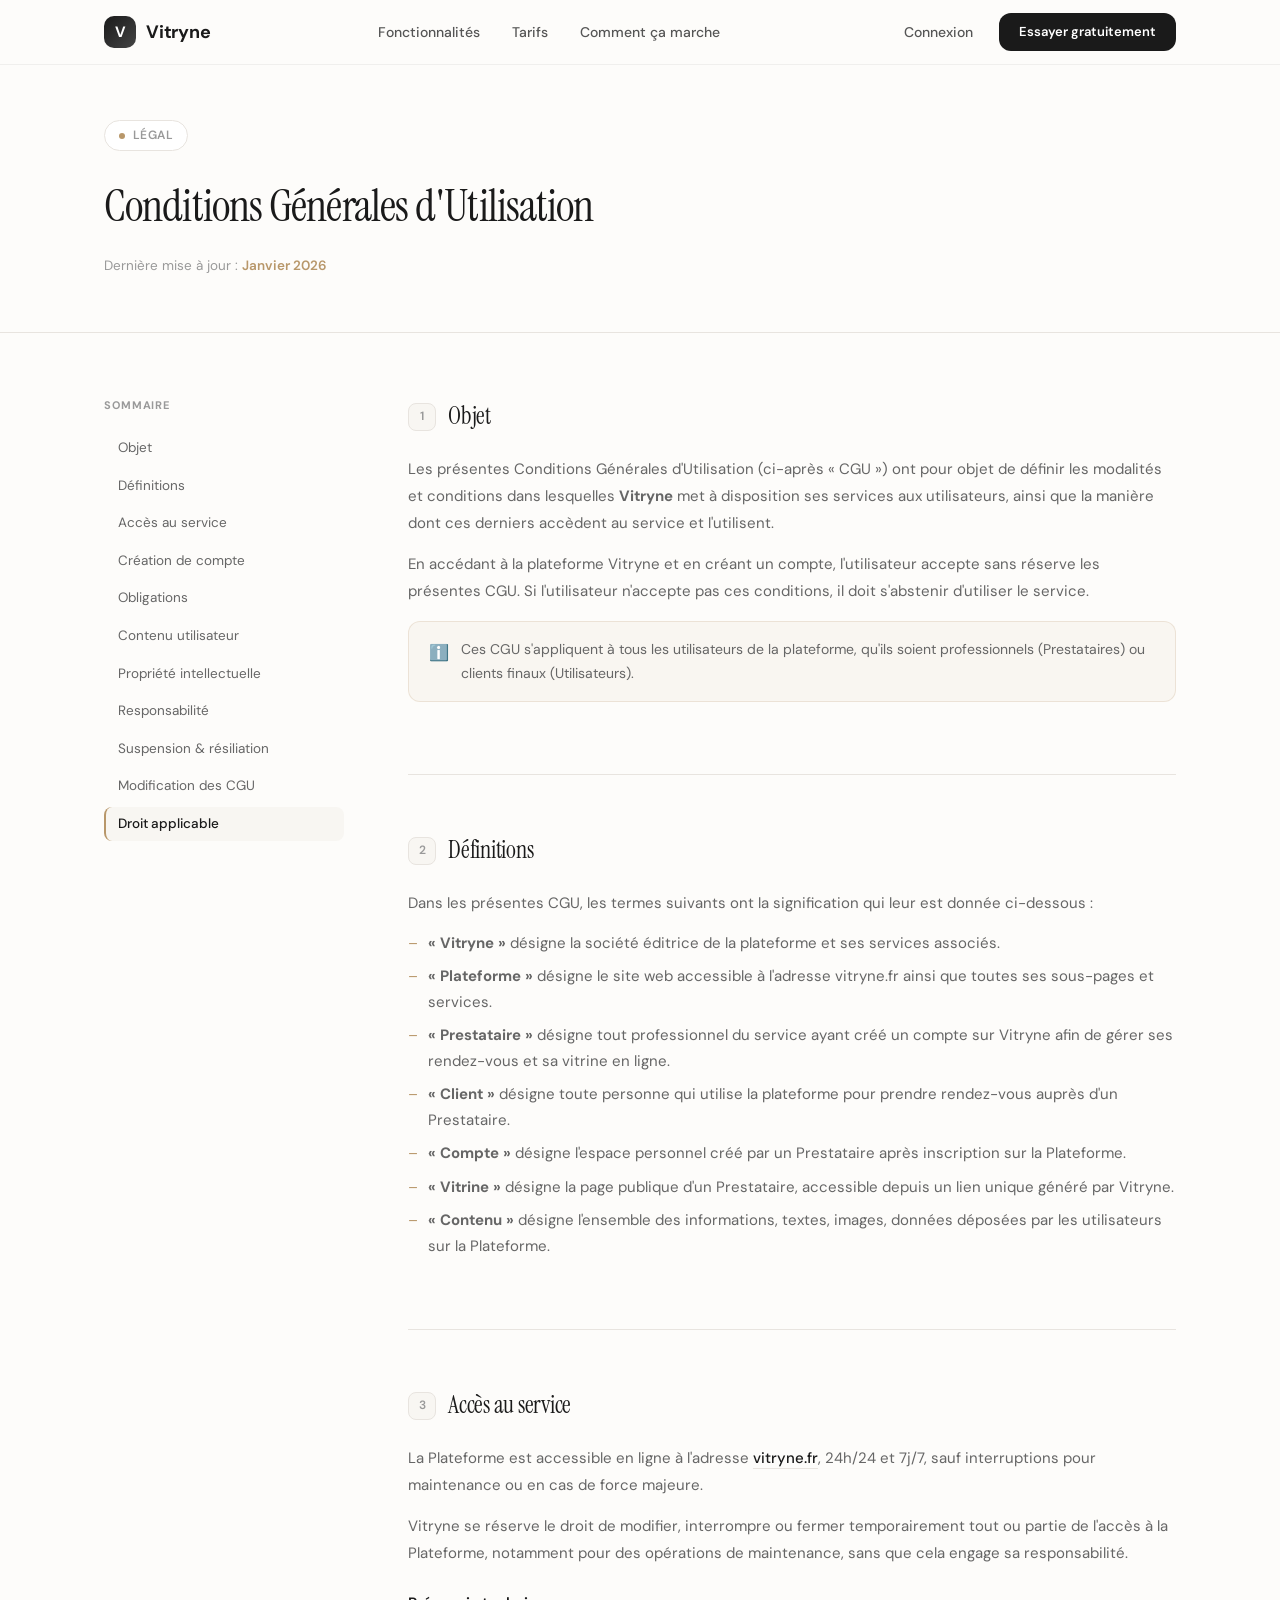
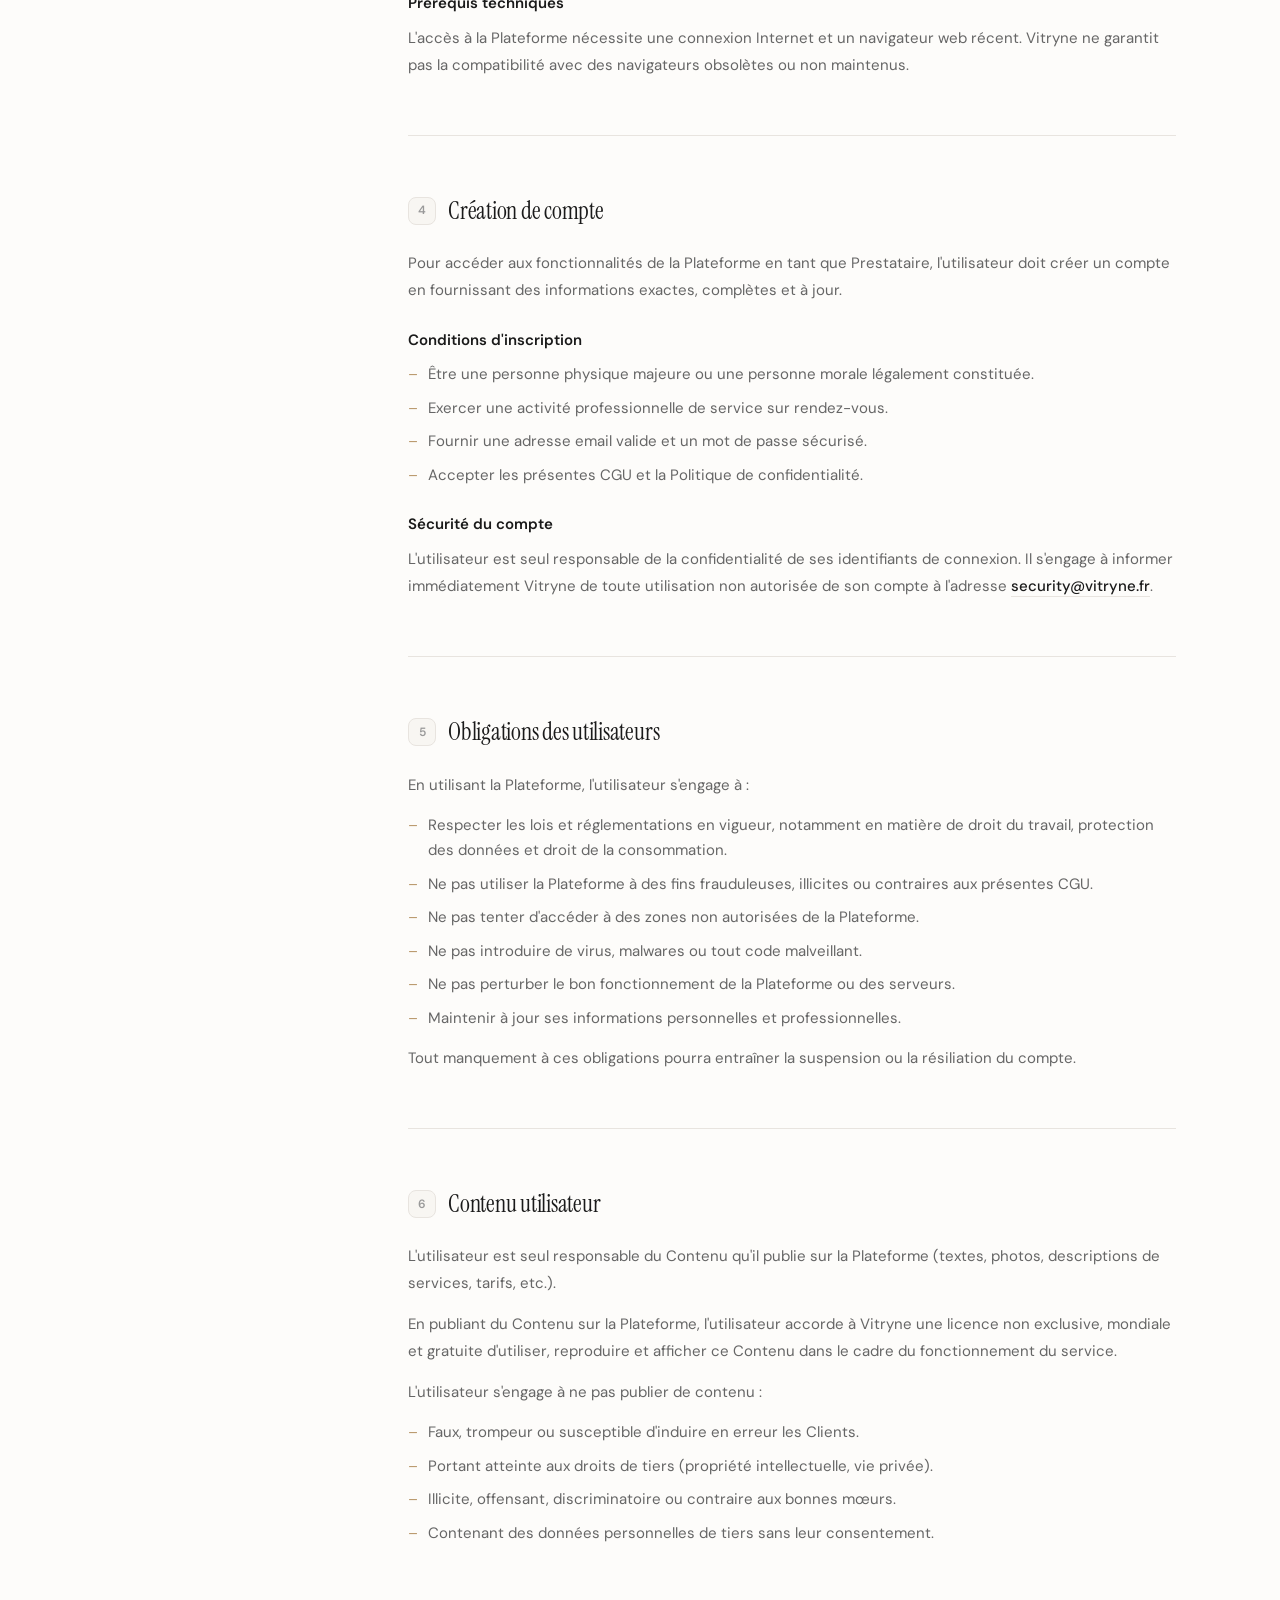
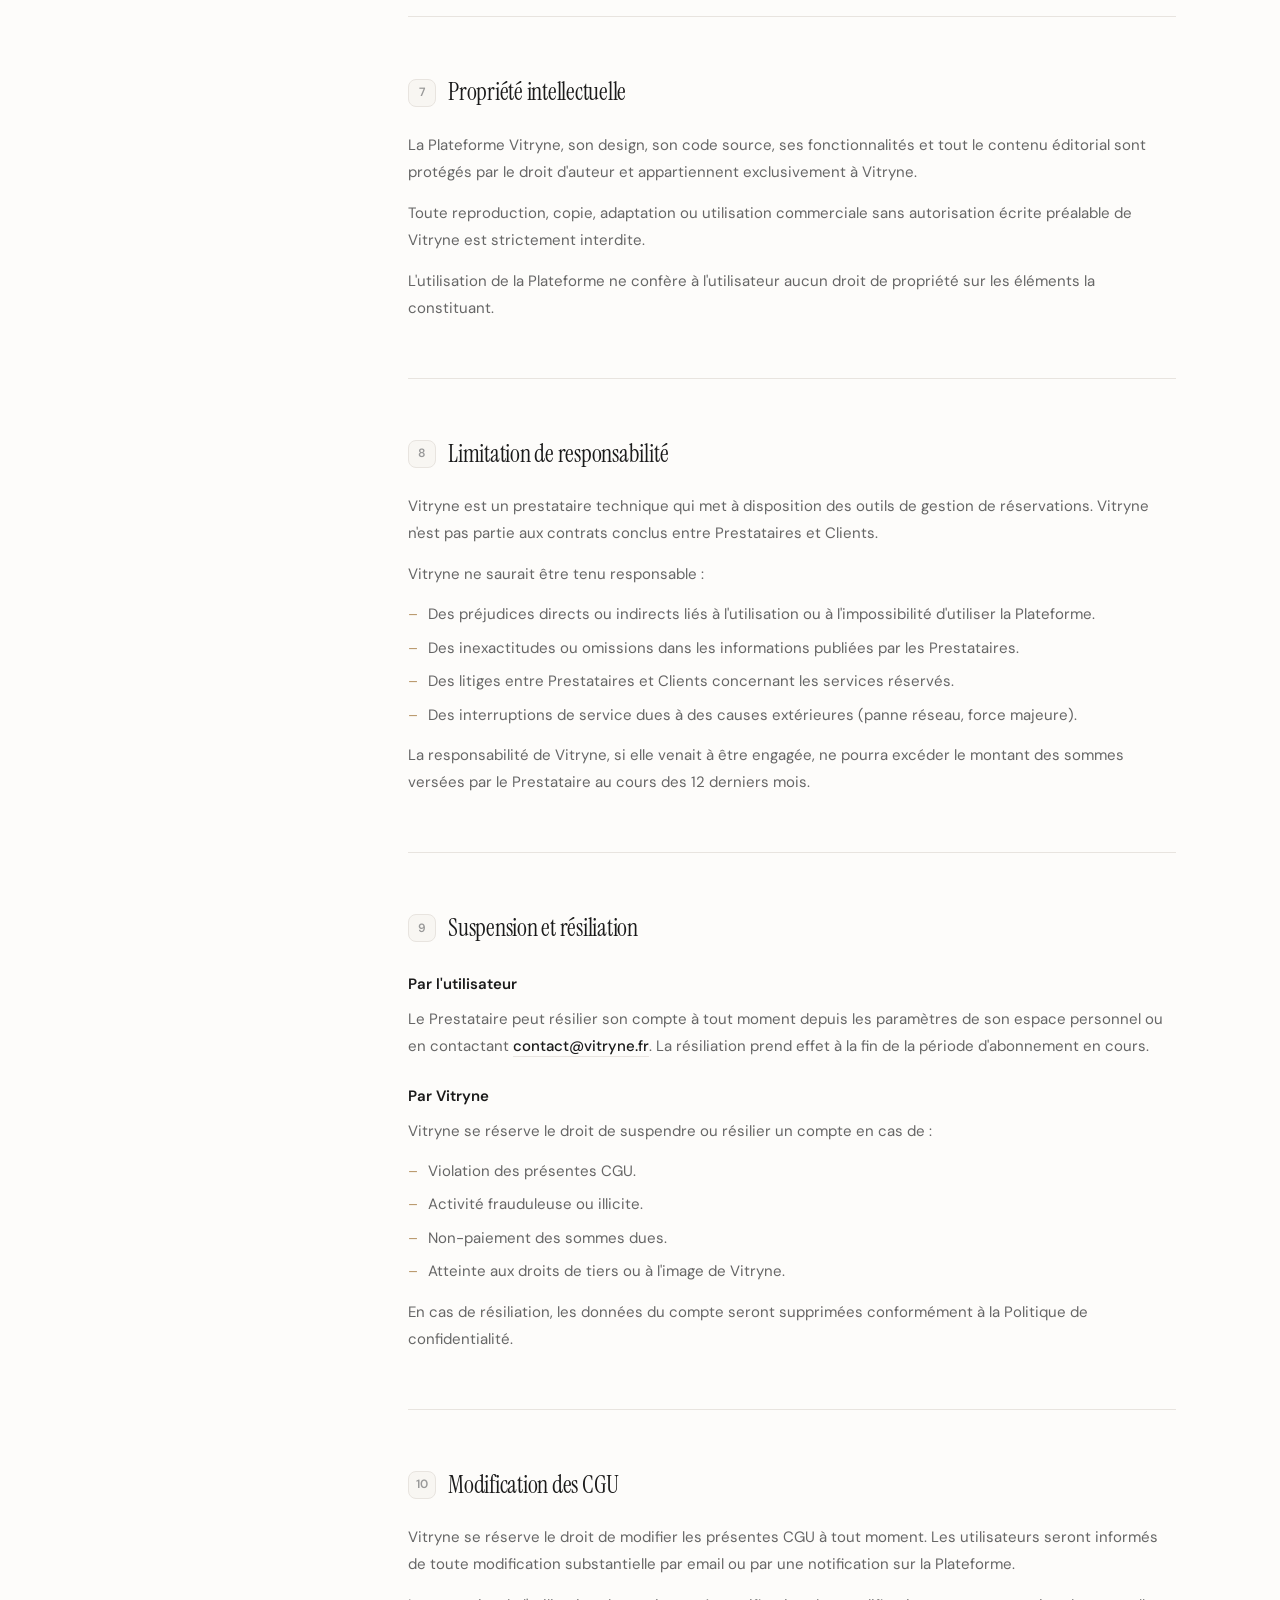
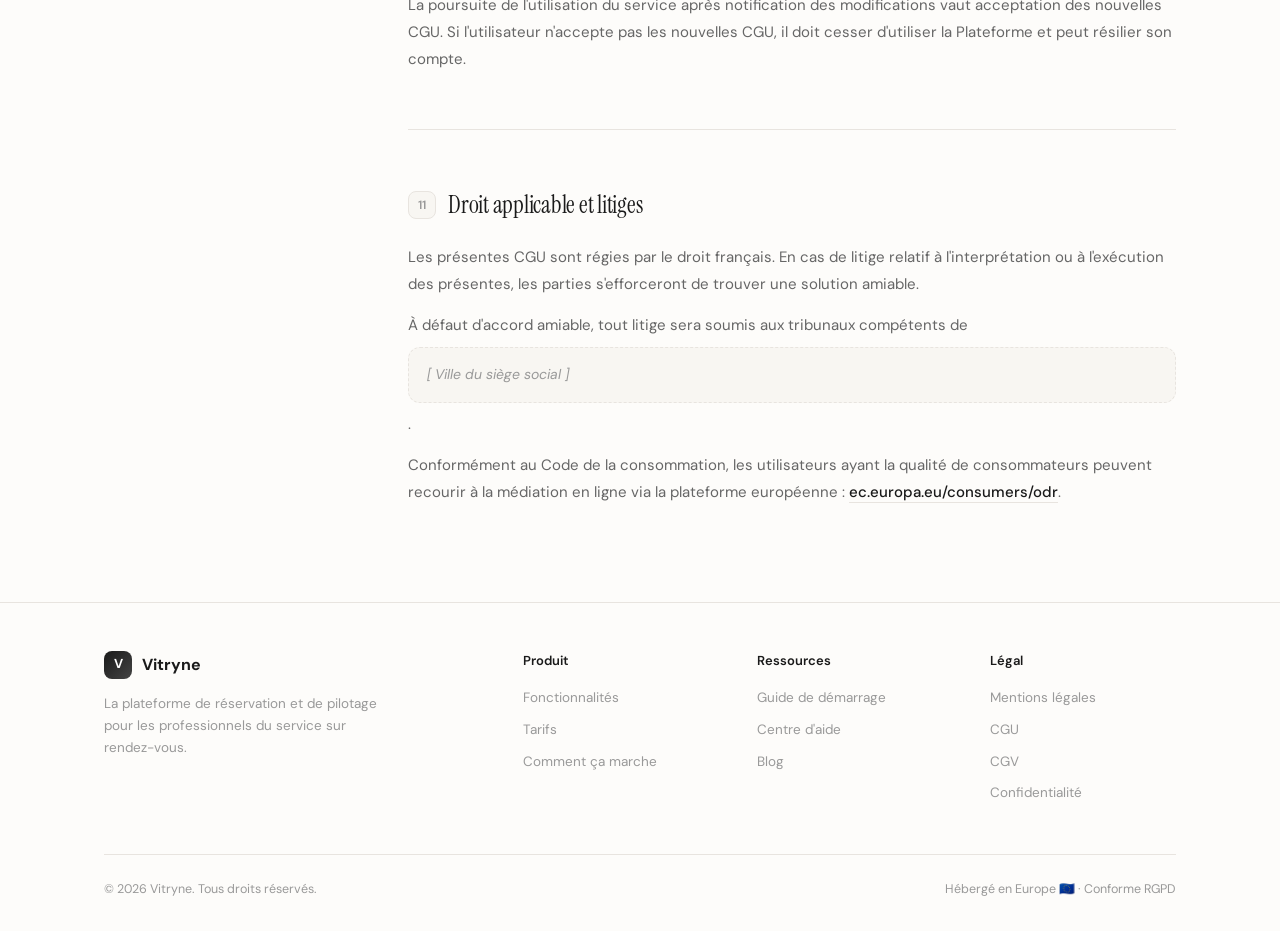
<file: cgu.html>
<!DOCTYPE html>
<html lang="fr">
<head>
<meta charset="UTF-8">
<meta name="viewport" content="width=device-width, initial-scale=1.0">
<title>Conditions Générales d'Utilisation — Vitryne</title>
<meta name="description" content="Conditions Générales d'Utilisation de Vitryne.">
<link rel="preconnect" href="https://fonts.googleapis.com">
<link rel="preconnect" href="https://fonts.gstatic.com" crossorigin>
<link href="https://fonts.googleapis.com/css2?family=DM+Sans:ital,opsz,wght@0,9..40,300;0,9..40,400;0,9..40,500;0,9..40,600;0,9..40,700;1,9..40,400&family=Instrument+Serif:ital@0;1&display=swap" rel="stylesheet">
<link rel="icon" type="image/svg+xml" href="data:image/svg+xml,%3Csvg xmlns='http://www.w3.org/2000/svg' viewBox='0 0 32 32'%3E%3Crect width='32' height='32' rx='7' fill='%231A1A1A'/%3E%3Cpath d='M8.5 8 L11 8 Q16 22.5 16 22.5 Q16 22.5 21 8 L23.5 8 L17.2 25.5 Q16 28.5 16 28.5 Q16 28.5 14.8 25.5 Z' fill='%23FDFCFA'/%3E%3Ccircle cx='16' cy='27' r='1.4' fill='%23B8976A'/%3E%3C/svg%3E">
<style>
*,*::before,*::after{margin:0;padding:0;box-sizing:border-box}
:root{
  --charcoal:#1A1A1A;--gold:#B8976A;--gold-light:#C9AB82;--gold-glow:rgba(184,151,106,0.2);
  --cream:#FDFCFA;--white:#FFFFFF;--warm-bg:#F8F6F2;
  --text-primary:#1A1A1A;--text-secondary:#666666;--text-tertiary:#999999;
  --border:#E8E4DF;
  --r-sm:8px;--r-md:12px;--r-lg:16px;
  --font-display:'Instrument Serif',Georgia,serif;--font-body:'DM Sans',sans-serif;
  --ease-out-expo:cubic-bezier(.16,1,.3,1);
}
html{scroll-behavior:smooth;font-size:16px}
body{font-family:var(--font-body);color:var(--text-primary);background:var(--cream);-webkit-font-smoothing:antialiased;overflow-x:hidden;line-height:1.6}
a{text-decoration:none;color:inherit}
img{max-width:100%;display:block}
button{cursor:pointer;border:none;font-family:inherit;background:none}
ul{list-style:none}
.container{max-width:1120px;margin:0 auto;padding:0 24px}

/* NAV */
.nav{position:fixed;top:0;left:0;right:0;z-index:1000;background:rgba(253,252,250,.92);backdrop-filter:blur(20px);-webkit-backdrop-filter:blur(20px);border-bottom:1px solid rgba(0,0,0,.05)}
.nav-inner{display:flex;align-items:center;justify-content:space-between;max-width:1120px;margin:0 auto;padding:0 24px;height:64px}
.nav-brand{display:flex;align-items:center;gap:10px;transition:transform .3s var(--ease-out-expo)}
.nav-brand:hover{transform:scale(1.03)}
.nav-brand-icon{width:32px;height:32px;border-radius:10px;background:linear-gradient(135deg,#1A1A1A,#444);display:flex;align-items:center;justify-content:center}
.nav-brand-icon span{color:#fff;font-size:15px;font-weight:700}
.nav-brand-text{font-weight:700;font-size:18px;color:var(--charcoal);letter-spacing:-.01em}
.nav-links{display:flex;gap:32px;align-items:center}
.nav-links a{font-size:14px;font-weight:500;color:#555;transition:color .25s}
.nav-links a:hover{color:var(--charcoal)}
.nav-right{display:flex;gap:10px;align-items:center}
.btn-ghost{font-size:14px;font-weight:500;color:#555;padding:8px 16px;transition:color .25s}
.btn-ghost:hover{color:var(--charcoal)}
.btn-nav{font-size:13px;font-weight:600;color:#fff;background:var(--charcoal);padding:9px 20px;border-radius:var(--r-md);transition:all .3s var(--ease-out-expo)}
.btn-nav:hover{background:#333;transform:translateY(-1px);box-shadow:0 4px 16px rgba(26,26,26,.2)}
@media(max-width:768px){.nav-links{display:none}.btn-ghost{display:none}}

/* PAGE HEADER */
.legal-header{padding:120px 0 56px;background:var(--cream);border-bottom:1px solid var(--border)}
.legal-badge{display:inline-flex;align-items:center;gap:8px;background:var(--white);border:1px solid var(--border);border-radius:100px;padding:5px 14px;font-size:12px;font-weight:600;color:var(--text-tertiary);letter-spacing:.04em;text-transform:uppercase;margin-bottom:20px}
.legal-badge-dot{width:6px;height:6px;border-radius:50%;background:var(--gold)}
.legal-header h1{font-family:var(--font-display);font-size:clamp(2rem,4vw,2.8rem);font-weight:400;color:var(--charcoal);margin-bottom:12px;letter-spacing:-.02em}
.legal-header-meta{font-size:13.5px;color:var(--text-tertiary)}
.legal-header-meta strong{color:var(--gold);font-weight:600}

/* LAYOUT */
.legal-layout{display:grid;grid-template-columns:240px 1fr;gap:64px;padding:64px 0 96px;align-items:start}
@media(max-width:900px){.legal-layout{grid-template-columns:1fr;gap:32px}}

/* TOC */
.legal-toc{position:sticky;top:88px}
.legal-toc-title{font-size:11px;font-weight:700;color:var(--text-tertiary);letter-spacing:.08em;text-transform:uppercase;margin-bottom:16px}
.legal-toc-list{display:flex;flex-direction:column;gap:4px}
.legal-toc-list a{font-size:13.5px;color:var(--text-secondary);padding:6px 12px;border-radius:var(--r-sm);transition:all .2s;border-left:2px solid transparent}
.legal-toc-list a:hover{color:var(--charcoal);background:var(--warm-bg);border-left-color:var(--gold)}
.legal-toc-list a.active{color:var(--charcoal);background:var(--warm-bg);border-left-color:var(--gold);font-weight:500}
@media(max-width:900px){.legal-toc{position:static;background:var(--warm-bg);border-radius:var(--r-lg);padding:20px}}

/* ARTICLE */
.legal-article{min-width:0}
.legal-section{margin-bottom:56px;padding-bottom:56px;border-bottom:1px solid var(--border)}
.legal-section:last-child{margin-bottom:0;padding-bottom:0;border-bottom:none}
.legal-section h2{font-family:var(--font-display);font-size:1.5rem;font-weight:400;color:var(--charcoal);margin-bottom:20px;letter-spacing:-.01em;display:flex;align-items:center;gap:12px}
.legal-section h2 .section-num{display:inline-flex;align-items:center;justify-content:center;width:28px;height:28px;border-radius:8px;background:var(--warm-bg);border:1px solid var(--border);font-family:var(--font-body);font-size:12px;font-weight:600;color:var(--text-tertiary);flex-shrink:0}
.legal-section h3{font-size:15px;font-weight:600;color:var(--charcoal);margin:24px 0 10px}
.legal-section p{font-size:15px;color:var(--text-secondary);line-height:1.8;margin-bottom:14px}
.legal-section p:last-child{margin-bottom:0}
.legal-section ul{margin:10px 0 14px 0;display:flex;flex-direction:column;gap:8px}
.legal-section ul li{font-size:15px;color:var(--text-secondary);line-height:1.7;padding-left:20px;position:relative}
.legal-section ul li::before{content:'–';position:absolute;left:0;color:var(--gold)}
.legal-section a{color:var(--charcoal);font-weight:500;border-bottom:1px solid var(--border);transition:border-color .2s}
.legal-section a:hover{border-bottom-color:var(--charcoal)}
.placeholder{background:var(--warm-bg);border:1px dashed var(--border);border-radius:var(--r-md);padding:14px 18px;font-size:14px;color:var(--text-tertiary);font-style:italic;display:block;margin:8px 0}

/* INFO BOX */
.legal-info{background:rgba(184,151,106,0.06);border:1px solid rgba(184,151,106,0.2);border-radius:var(--r-md);padding:16px 20px;margin:16px 0;display:flex;gap:12px;align-items:flex-start}
.legal-info-icon{font-size:16px;flex-shrink:0;margin-top:2px}
.legal-info p{margin:0;font-size:14px;color:var(--text-secondary);line-height:1.7}

/* FOOTER */
footer{background:var(--cream);border-top:1px solid var(--border);padding:48px 0 32px}
.footer-grid{display:grid;grid-template-columns:2fr 1fr 1fr 1fr;gap:48px;margin-bottom:40px}
.footer-brand-name{display:flex;align-items:center;gap:10px;margin-bottom:14px}
.footer-brand-icon{width:28px;height:28px;border-radius:8px;background:linear-gradient(135deg,#1A1A1A,#444);display:flex;align-items:center;justify-content:center}
.footer-brand-icon span{color:#fff;font-size:13px;font-weight:700}
.footer-brand-text{font-weight:700;font-size:16px;color:var(--charcoal)}
.footer-brand p{font-size:13.5px;color:var(--text-tertiary);line-height:1.65;max-width:280px}
.footer-col h4{font-size:13px;font-weight:600;color:var(--charcoal);margin-bottom:16px}
.footer-col a{display:block;font-size:13.5px;color:var(--text-tertiary);margin-bottom:10px;transition:all .3s var(--ease-out-expo)}
.footer-col a:hover{color:var(--charcoal);transform:translateX(3px)}
.footer-bottom{border-top:1px solid var(--border);padding-top:24px;display:flex;justify-content:space-between;align-items:center}
.footer-bottom p{font-size:12.5px;color:var(--text-tertiary)}
@media(max-width:768px){.footer-grid{grid-template-columns:1fr 1fr;gap:28px}}
@media(max-width:480px){.footer-grid{grid-template-columns:1fr;gap:24px}.footer-bottom{flex-direction:column;gap:10px;text-align:center}}
</style>
</head>
<body>

<!-- NAV -->
<nav class="nav" id="nav">
  <div class="nav-inner">
    <a href="index.html" class="nav-brand">
      <div class="nav-brand-icon"><span>V</span></div>
      <span class="nav-brand-text">Vitryne</span>
    </a>
    <div class="nav-links">
      <a href="index.html#benefits">Fonctionnalités</a>
      <a href="index.html#pricing">Tarifs</a>
      <a href="index.html#how">Comment ça marche</a>
    </div>
    <div class="nav-right">
      <a href="#" class="btn-ghost">Connexion</a>
      <a href="index.html#signup" class="btn-nav">Essayer gratuitement</a>
    </div>
  </div>
</nav>

<!-- HEADER -->
<div class="legal-header">
  <div class="container">
    <div class="legal-badge"><span class="legal-badge-dot"></span>Légal</div>
    <h1>Conditions Générales d'Utilisation</h1>
    <p class="legal-header-meta">Dernière mise à jour : <strong>Janvier 2026</strong></p>
  </div>
</div>

<!-- CONTENT -->
<div class="container">
  <div class="legal-layout">

    <!-- TOC -->
    <aside class="legal-toc">
      <div class="legal-toc-title">Sommaire</div>
      <nav class="legal-toc-list">
        <a href="#objet">Objet</a>
        <a href="#definitions">Définitions</a>
        <a href="#acces">Accès au service</a>
        <a href="#compte">Création de compte</a>
        <a href="#obligations">Obligations</a>
        <a href="#contenu">Contenu utilisateur</a>
        <a href="#propriete">Propriété intellectuelle</a>
        <a href="#responsabilite">Responsabilité</a>
        <a href="#suspension">Suspension & résiliation</a>
        <a href="#modification">Modification des CGU</a>
        <a href="#droit">Droit applicable</a>
      </nav>
    </aside>

    <!-- ARTICLE -->
    <article class="legal-article">

      <div class="legal-section" id="objet">
        <h2><span class="section-num">1</span>Objet</h2>
        <p>Les présentes Conditions Générales d'Utilisation (ci-après « CGU ») ont pour objet de définir les modalités et conditions dans lesquelles <strong>Vitryne</strong> met à disposition ses services aux utilisateurs, ainsi que la manière dont ces derniers accèdent au service et l'utilisent.</p>
        <p>En accédant à la plateforme Vitryne et en créant un compte, l'utilisateur accepte sans réserve les présentes CGU. Si l'utilisateur n'accepte pas ces conditions, il doit s'abstenir d'utiliser le service.</p>
        <div class="legal-info">
          <span class="legal-info-icon">ℹ️</span>
          <p>Ces CGU s'appliquent à tous les utilisateurs de la plateforme, qu'ils soient professionnels (Prestataires) ou clients finaux (Utilisateurs).</p>
        </div>
      </div>

      <div class="legal-section" id="definitions">
        <h2><span class="section-num">2</span>Définitions</h2>
        <p>Dans les présentes CGU, les termes suivants ont la signification qui leur est donnée ci-dessous :</p>
        <ul>
          <li><strong>« Vitryne »</strong> désigne la société éditrice de la plateforme et ses services associés.</li>
          <li><strong>« Plateforme »</strong> désigne le site web accessible à l'adresse vitryne.fr ainsi que toutes ses sous-pages et services.</li>
          <li><strong>« Prestataire »</strong> désigne tout professionnel du service ayant créé un compte sur Vitryne afin de gérer ses rendez-vous et sa vitrine en ligne.</li>
          <li><strong>« Client »</strong> désigne toute personne qui utilise la plateforme pour prendre rendez-vous auprès d'un Prestataire.</li>
          <li><strong>« Compte »</strong> désigne l'espace personnel créé par un Prestataire après inscription sur la Plateforme.</li>
          <li><strong>« Vitrine »</strong> désigne la page publique d'un Prestataire, accessible depuis un lien unique généré par Vitryne.</li>
          <li><strong>« Contenu »</strong> désigne l'ensemble des informations, textes, images, données déposées par les utilisateurs sur la Plateforme.</li>
        </ul>
      </div>

      <div class="legal-section" id="acces">
        <h2><span class="section-num">3</span>Accès au service</h2>
        <p>La Plateforme est accessible en ligne à l'adresse <a href="https://vitryne.fr">vitryne.fr</a>, 24h/24 et 7j/7, sauf interruptions pour maintenance ou en cas de force majeure.</p>
        <p>Vitryne se réserve le droit de modifier, interrompre ou fermer temporairement tout ou partie de l'accès à la Plateforme, notamment pour des opérations de maintenance, sans que cela engage sa responsabilité.</p>
        <h3>Prérequis techniques</h3>
        <p>L'accès à la Plateforme nécessite une connexion Internet et un navigateur web récent. Vitryne ne garantit pas la compatibilité avec des navigateurs obsolètes ou non maintenus.</p>
      </div>

      <div class="legal-section" id="compte">
        <h2><span class="section-num">4</span>Création de compte</h2>
        <p>Pour accéder aux fonctionnalités de la Plateforme en tant que Prestataire, l'utilisateur doit créer un compte en fournissant des informations exactes, complètes et à jour.</p>
        <h3>Conditions d'inscription</h3>
        <ul>
          <li>Être une personne physique majeure ou une personne morale légalement constituée.</li>
          <li>Exercer une activité professionnelle de service sur rendez-vous.</li>
          <li>Fournir une adresse email valide et un mot de passe sécurisé.</li>
          <li>Accepter les présentes CGU et la Politique de confidentialité.</li>
        </ul>
        <h3>Sécurité du compte</h3>
        <p>L'utilisateur est seul responsable de la confidentialité de ses identifiants de connexion. Il s'engage à informer immédiatement Vitryne de toute utilisation non autorisée de son compte à l'adresse <a href="mailto:security@vitryne.fr">security@vitryne.fr</a>.</p>
      </div>

      <div class="legal-section" id="obligations">
        <h2><span class="section-num">5</span>Obligations des utilisateurs</h2>
        <p>En utilisant la Plateforme, l'utilisateur s'engage à :</p>
        <ul>
          <li>Respecter les lois et réglementations en vigueur, notamment en matière de droit du travail, protection des données et droit de la consommation.</li>
          <li>Ne pas utiliser la Plateforme à des fins frauduleuses, illicites ou contraires aux présentes CGU.</li>
          <li>Ne pas tenter d'accéder à des zones non autorisées de la Plateforme.</li>
          <li>Ne pas introduire de virus, malwares ou tout code malveillant.</li>
          <li>Ne pas perturber le bon fonctionnement de la Plateforme ou des serveurs.</li>
          <li>Maintenir à jour ses informations personnelles et professionnelles.</li>
        </ul>
        <p>Tout manquement à ces obligations pourra entraîner la suspension ou la résiliation du compte.</p>
      </div>

      <div class="legal-section" id="contenu">
        <h2><span class="section-num">6</span>Contenu utilisateur</h2>
        <p>L'utilisateur est seul responsable du Contenu qu'il publie sur la Plateforme (textes, photos, descriptions de services, tarifs, etc.).</p>
        <p>En publiant du Contenu sur la Plateforme, l'utilisateur accorde à Vitryne une licence non exclusive, mondiale et gratuite d'utiliser, reproduire et afficher ce Contenu dans le cadre du fonctionnement du service.</p>
        <p>L'utilisateur s'engage à ne pas publier de contenu :</p>
        <ul>
          <li>Faux, trompeur ou susceptible d'induire en erreur les Clients.</li>
          <li>Portant atteinte aux droits de tiers (propriété intellectuelle, vie privée).</li>
          <li>Illicite, offensant, discriminatoire ou contraire aux bonnes mœurs.</li>
          <li>Contenant des données personnelles de tiers sans leur consentement.</li>
        </ul>
      </div>

      <div class="legal-section" id="propriete">
        <h2><span class="section-num">7</span>Propriété intellectuelle</h2>
        <p>La Plateforme Vitryne, son design, son code source, ses fonctionnalités et tout le contenu éditorial sont protégés par le droit d'auteur et appartiennent exclusivement à Vitryne.</p>
        <p>Toute reproduction, copie, adaptation ou utilisation commerciale sans autorisation écrite préalable de Vitryne est strictement interdite.</p>
        <p>L'utilisation de la Plateforme ne confère à l'utilisateur aucun droit de propriété sur les éléments la constituant.</p>
      </div>

      <div class="legal-section" id="responsabilite">
        <h2><span class="section-num">8</span>Limitation de responsabilité</h2>
        <p>Vitryne est un prestataire technique qui met à disposition des outils de gestion de réservations. Vitryne n'est pas partie aux contrats conclus entre Prestataires et Clients.</p>
        <p>Vitryne ne saurait être tenu responsable :</p>
        <ul>
          <li>Des préjudices directs ou indirects liés à l'utilisation ou à l'impossibilité d'utiliser la Plateforme.</li>
          <li>Des inexactitudes ou omissions dans les informations publiées par les Prestataires.</li>
          <li>Des litiges entre Prestataires et Clients concernant les services réservés.</li>
          <li>Des interruptions de service dues à des causes extérieures (panne réseau, force majeure).</li>
        </ul>
        <p>La responsabilité de Vitryne, si elle venait à être engagée, ne pourra excéder le montant des sommes versées par le Prestataire au cours des 12 derniers mois.</p>
      </div>

      <div class="legal-section" id="suspension">
        <h2><span class="section-num">9</span>Suspension et résiliation</h2>
        <h3>Par l'utilisateur</h3>
        <p>Le Prestataire peut résilier son compte à tout moment depuis les paramètres de son espace personnel ou en contactant <a href="mailto:contact@vitryne.fr">contact@vitryne.fr</a>. La résiliation prend effet à la fin de la période d'abonnement en cours.</p>
        <h3>Par Vitryne</h3>
        <p>Vitryne se réserve le droit de suspendre ou résilier un compte en cas de :</p>
        <ul>
          <li>Violation des présentes CGU.</li>
          <li>Activité frauduleuse ou illicite.</li>
          <li>Non-paiement des sommes dues.</li>
          <li>Atteinte aux droits de tiers ou à l'image de Vitryne.</li>
        </ul>
        <p>En cas de résiliation, les données du compte seront supprimées conformément à la Politique de confidentialité.</p>
      </div>

      <div class="legal-section" id="modification">
        <h2><span class="section-num">10</span>Modification des CGU</h2>
        <p>Vitryne se réserve le droit de modifier les présentes CGU à tout moment. Les utilisateurs seront informés de toute modification substantielle par email ou par une notification sur la Plateforme.</p>
        <p>La poursuite de l'utilisation du service après notification des modifications vaut acceptation des nouvelles CGU. Si l'utilisateur n'accepte pas les nouvelles CGU, il doit cesser d'utiliser la Plateforme et peut résilier son compte.</p>
      </div>

      <div class="legal-section" id="droit">
        <h2><span class="section-num">11</span>Droit applicable et litiges</h2>
        <p>Les présentes CGU sont régies par le droit français. En cas de litige relatif à l'interprétation ou à l'exécution des présentes, les parties s'efforceront de trouver une solution amiable.</p>
        <p>À défaut d'accord amiable, tout litige sera soumis aux tribunaux compétents de <span class="placeholder">[ Ville du siège social ]</span>.</p>
        <p>Conformément au Code de la consommation, les utilisateurs ayant la qualité de consommateurs peuvent recourir à la médiation en ligne via la plateforme européenne : <a href="https://ec.europa.eu/consumers/odr" target="_blank" rel="noopener">ec.europa.eu/consumers/odr</a>.</p>
      </div>

    </article>
  </div>
</div>

<!-- FOOTER -->
<footer>
  <div class="container">
    <div class="footer-grid">
      <div class="footer-brand">
        <div class="footer-brand-name">
          <div class="footer-brand-icon"><span>V</span></div>
          <span class="footer-brand-text">Vitryne</span>
        </div>
        <p>La plateforme de réservation et de pilotage pour les professionnels du service sur rendez-vous.</p>
      </div>
      <div class="footer-col">
        <h4>Produit</h4>
        <a href="index.html#benefits">Fonctionnalités</a>
        <a href="index.html#pricing">Tarifs</a>
        <a href="index.html#how">Comment ça marche</a>
      </div>
      <div class="footer-col">
        <h4>Ressources</h4>
        <a href="#">Guide de démarrage</a>
        <a href="#">Centre d'aide</a>
        <a href="#">Blog</a>
      </div>
      <div class="footer-col">
        <h4>Légal</h4>
        <a href="mentions-legales.html">Mentions légales</a>
        <a href="cgu.html">CGU</a>
        <a href="cgv.html">CGV</a>
        <a href="confidentialite.html">Confidentialité</a>
      </div>
    </div>
    <div class="footer-bottom">
      <p>© 2026 Vitryne. Tous droits réservés.</p>
      <p>Hébergé en Europe 🇪🇺 · Conforme RGPD</p>
    </div>
  </div>
</footer>

<script>
const sections = document.querySelectorAll('.legal-section[id]');
const tocLinks = document.querySelectorAll('.legal-toc-list a');
const observer = new IntersectionObserver(entries => {
  entries.forEach(entry => {
    if (entry.isIntersecting) {
      tocLinks.forEach(a => a.classList.remove('active'));
      const link = document.querySelector('.legal-toc-list a[href="#' + entry.target.id + '"]');
      if (link) link.classList.add('active');
    }
  });
}, { rootMargin: '-30% 0px -60% 0px' });
sections.forEach(s => observer.observe(s));
</script>
</body>
</html>
</file>
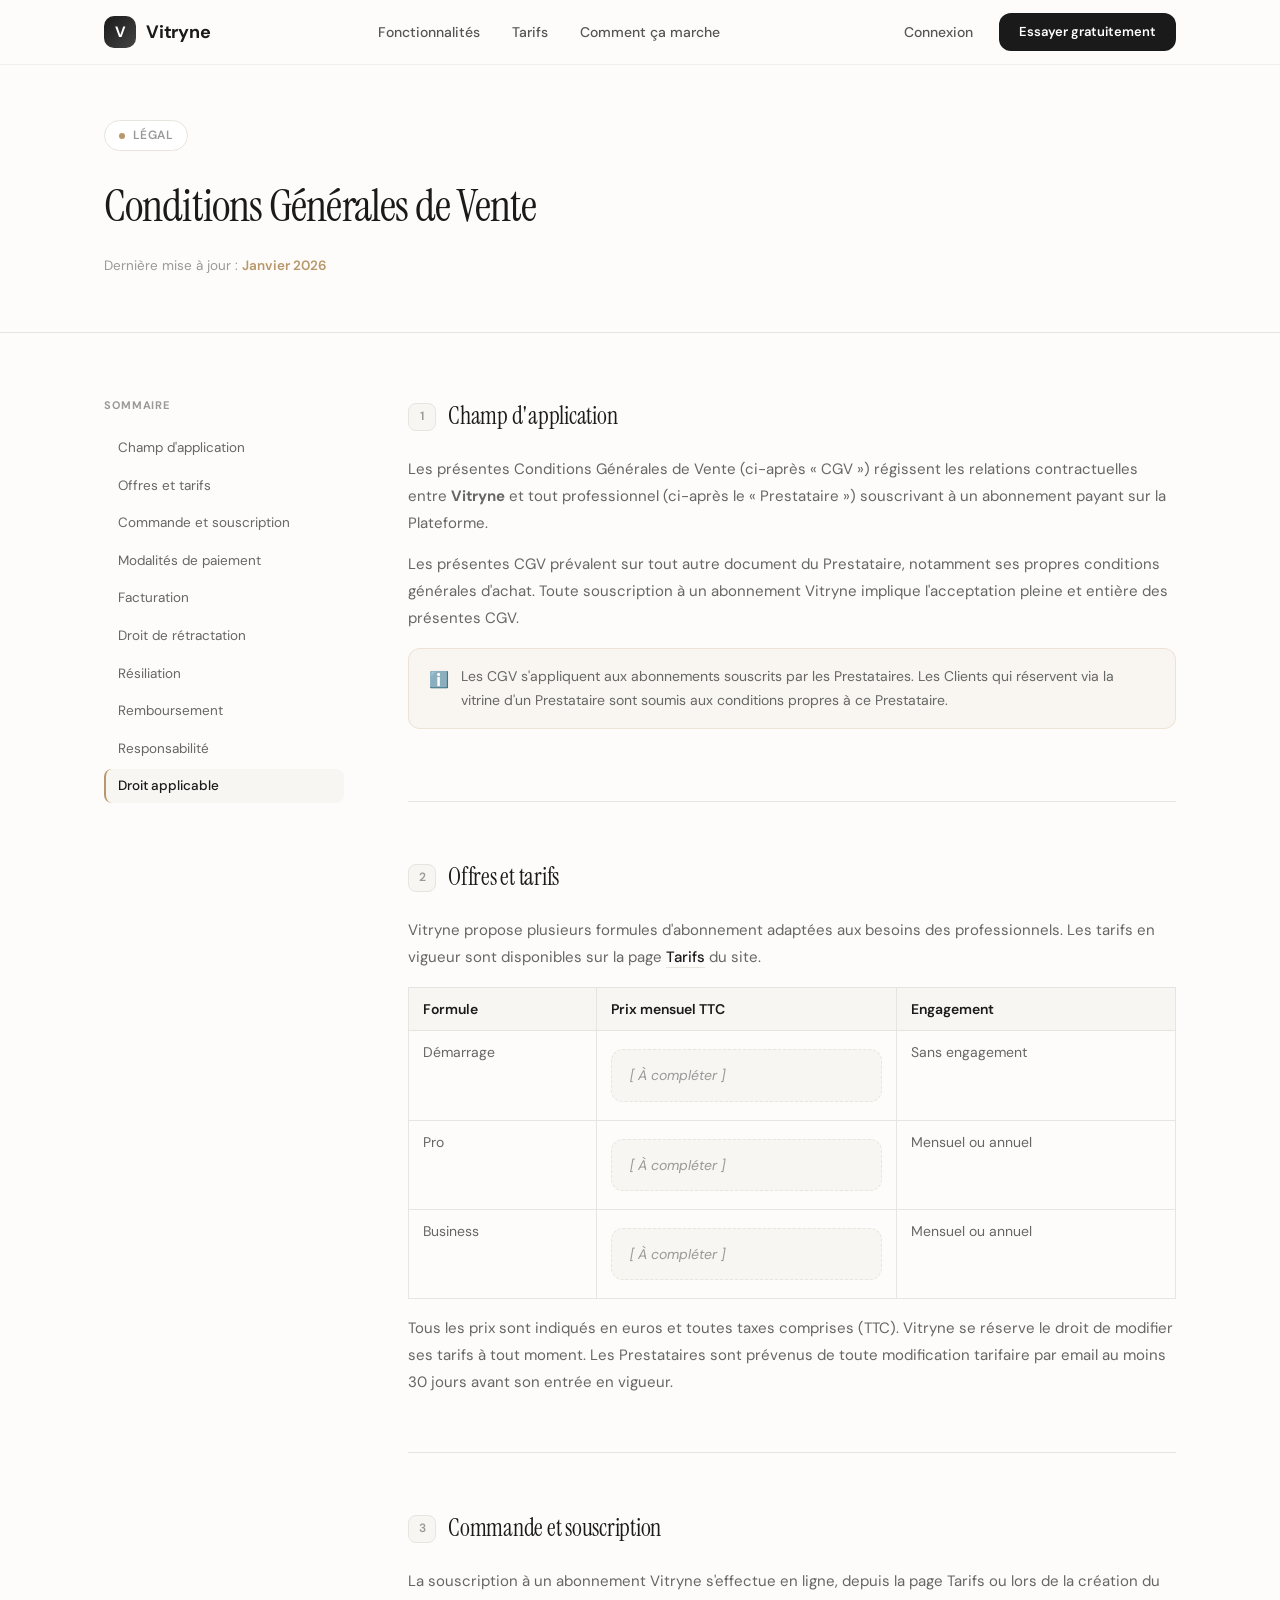
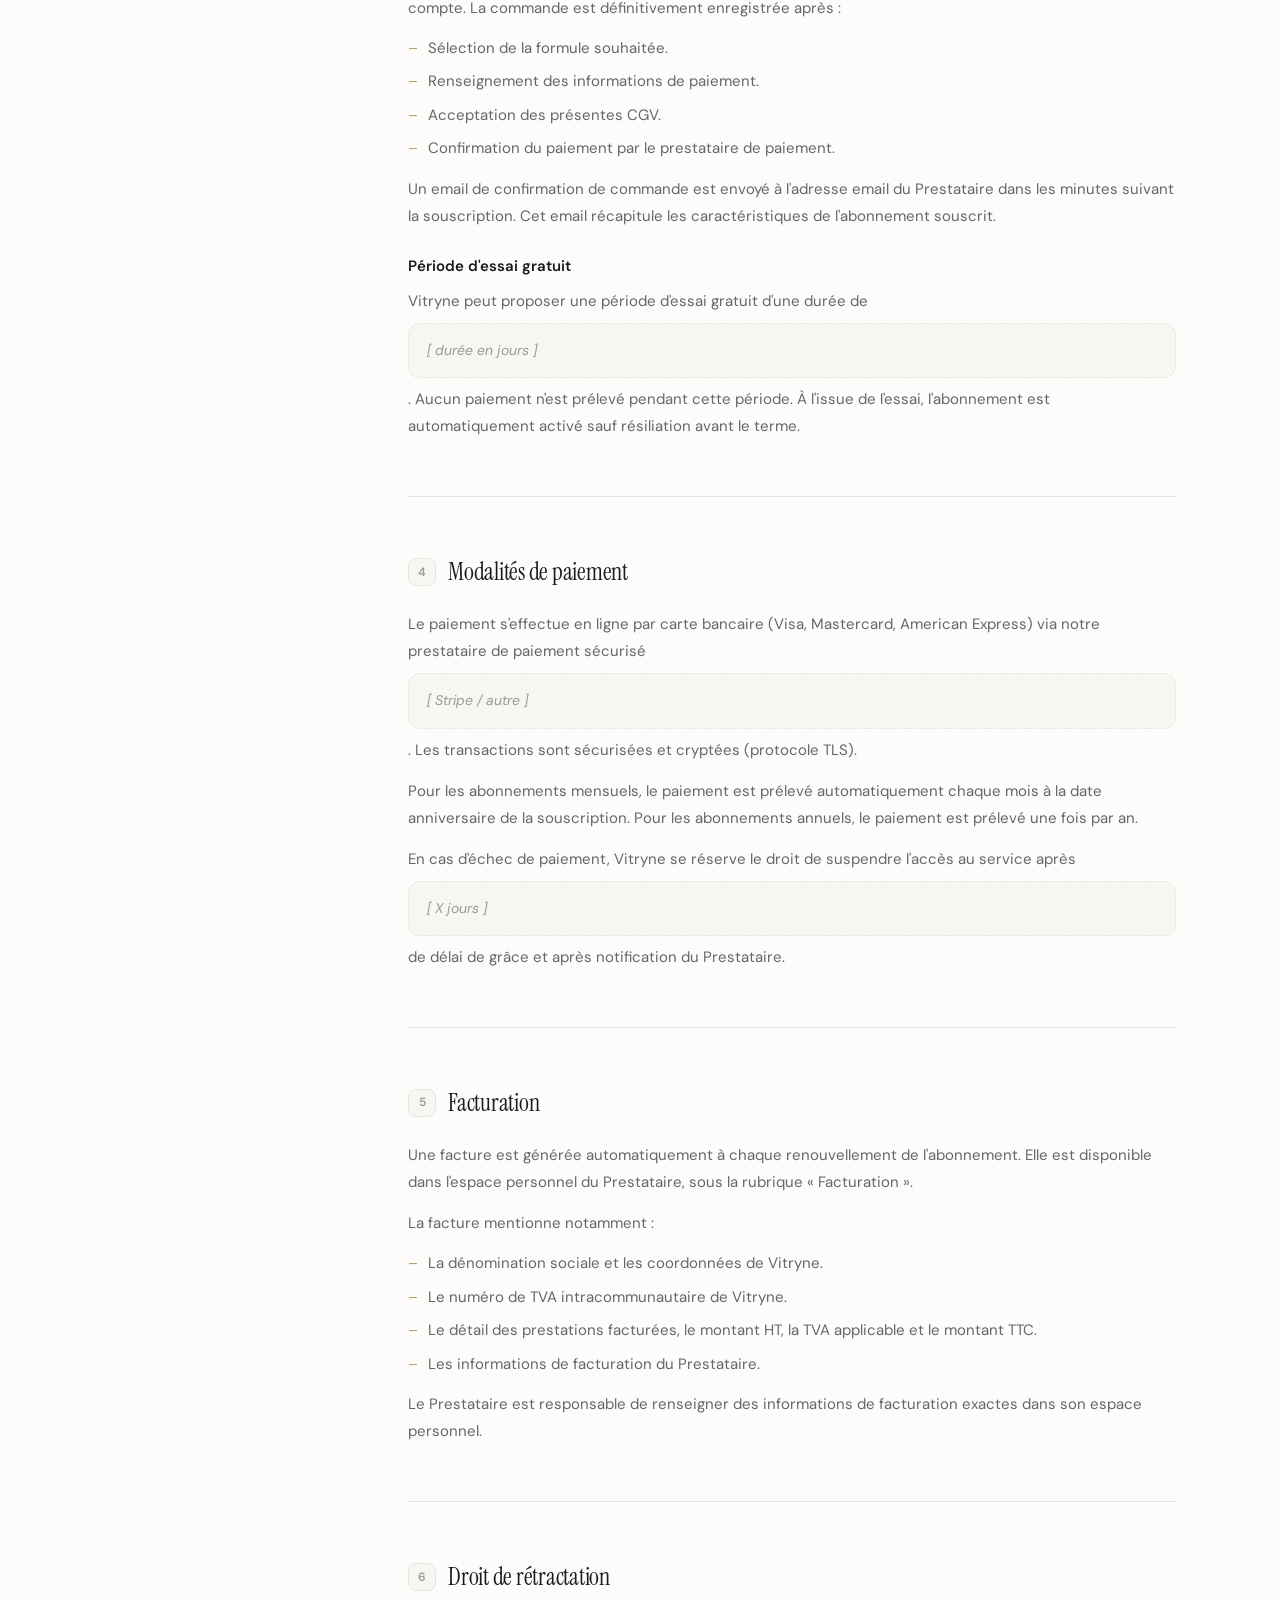
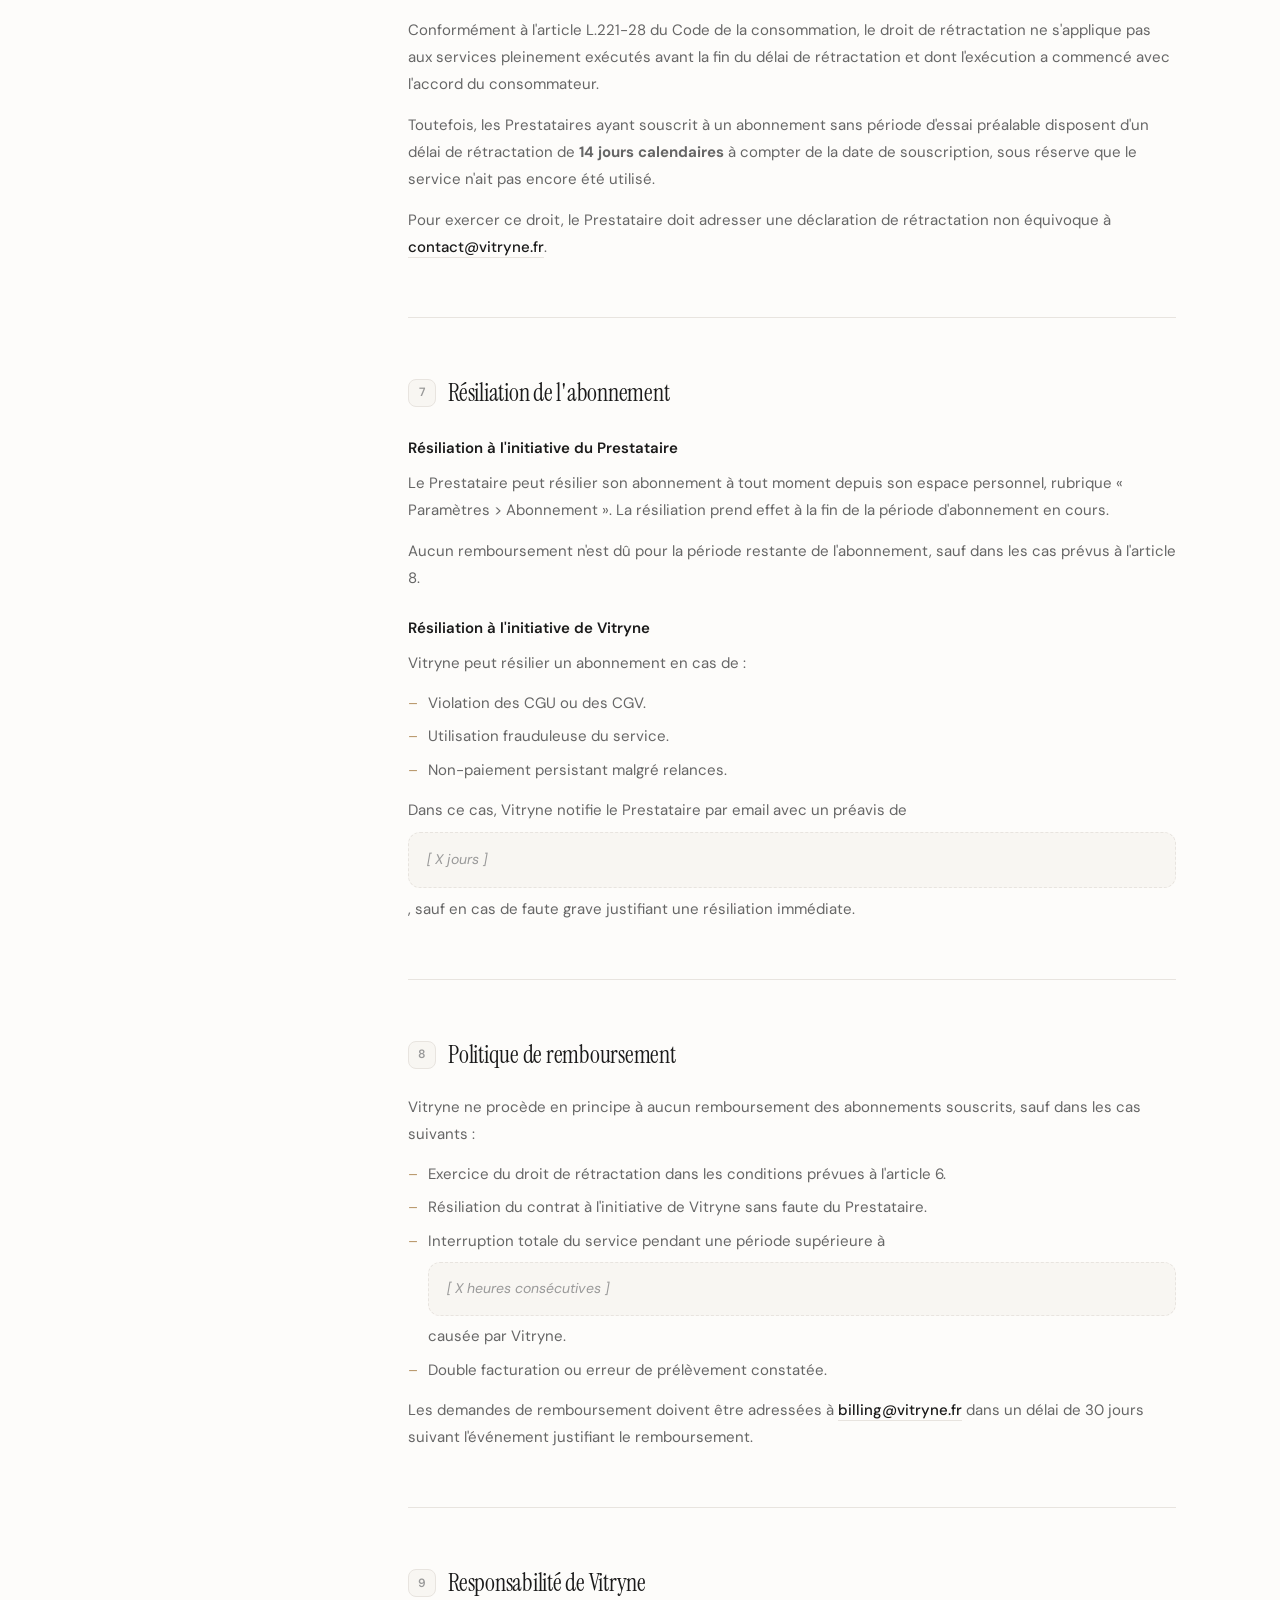
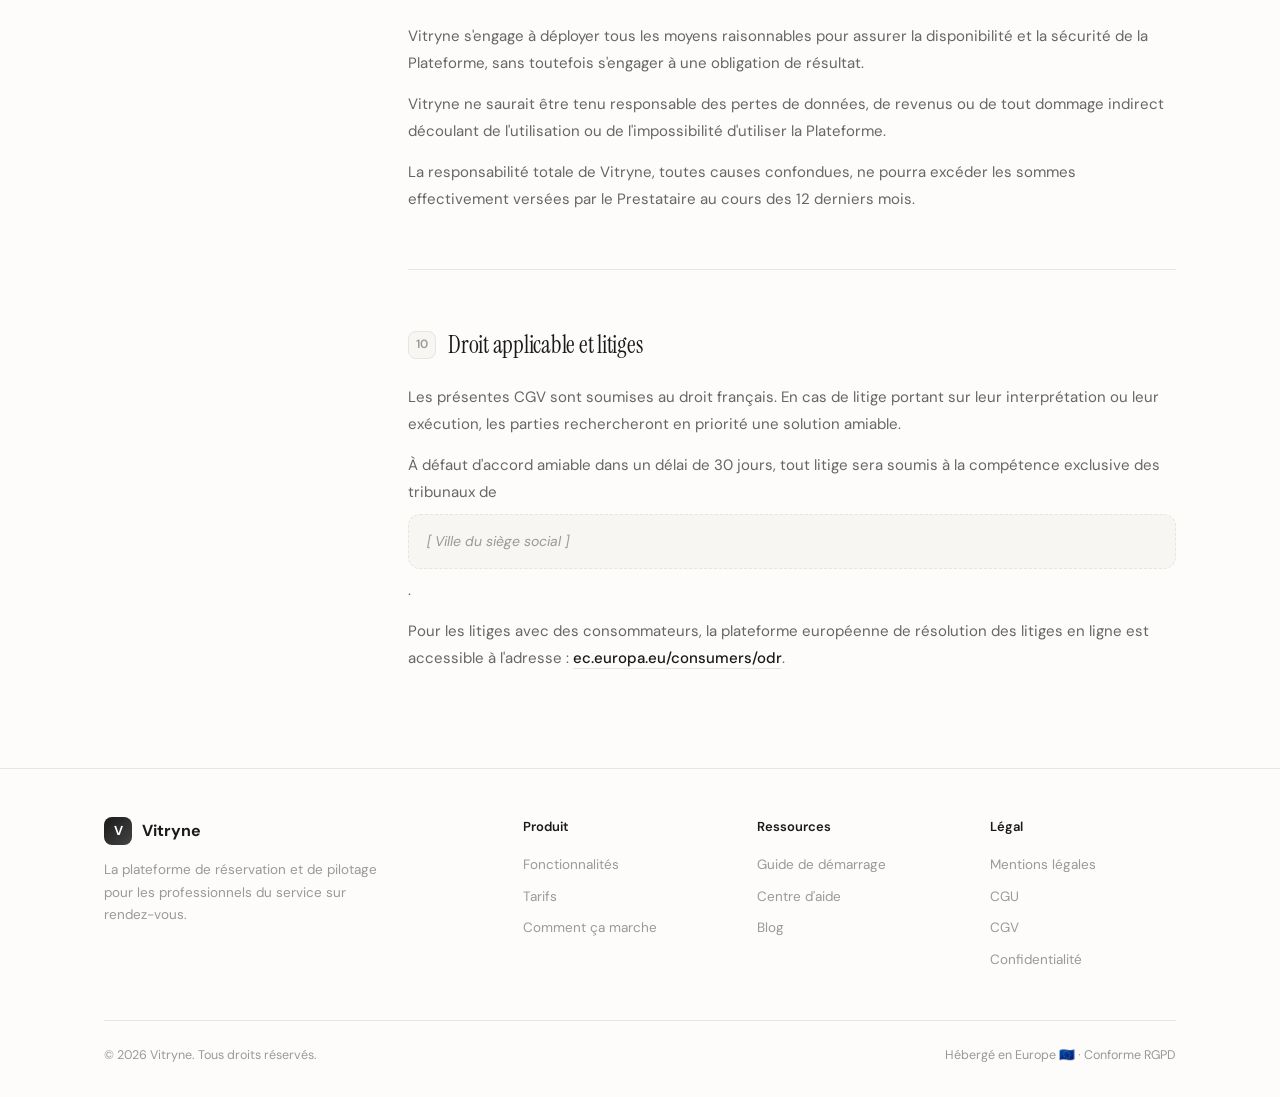
<file: cgv.html>
<!DOCTYPE html>
<html lang="fr">
<head>
<meta charset="UTF-8">
<meta name="viewport" content="width=device-width, initial-scale=1.0">
<title>Conditions Générales de Vente — Vitryne</title>
<meta name="description" content="Conditions Générales de Vente de Vitryne.">
<link rel="preconnect" href="https://fonts.googleapis.com">
<link rel="preconnect" href="https://fonts.gstatic.com" crossorigin>
<link href="https://fonts.googleapis.com/css2?family=DM+Sans:ital,opsz,wght@0,9..40,300;0,9..40,400;0,9..40,500;0,9..40,600;0,9..40,700;1,9..40,400&family=Instrument+Serif:ital@0;1&display=swap" rel="stylesheet">
<link rel="icon" type="image/svg+xml" href="data:image/svg+xml,%3Csvg xmlns='http://www.w3.org/2000/svg' viewBox='0 0 32 32'%3E%3Crect width='32' height='32' rx='7' fill='%231A1A1A'/%3E%3Cpath d='M8.5 8 L11 8 Q16 22.5 16 22.5 Q16 22.5 21 8 L23.5 8 L17.2 25.5 Q16 28.5 16 28.5 Q16 28.5 14.8 25.5 Z' fill='%23FDFCFA'/%3E%3Ccircle cx='16' cy='27' r='1.4' fill='%23B8976A'/%3E%3C/svg%3E">
<style>
*,*::before,*::after{margin:0;padding:0;box-sizing:border-box}
:root{
  --charcoal:#1A1A1A;--gold:#B8976A;--gold-light:#C9AB82;--gold-glow:rgba(184,151,106,0.2);
  --cream:#FDFCFA;--white:#FFFFFF;--warm-bg:#F8F6F2;
  --text-primary:#1A1A1A;--text-secondary:#666666;--text-tertiary:#999999;
  --border:#E8E4DF;
  --r-sm:8px;--r-md:12px;--r-lg:16px;
  --font-display:'Instrument Serif',Georgia,serif;--font-body:'DM Sans',sans-serif;
  --ease-out-expo:cubic-bezier(.16,1,.3,1);
}
html{scroll-behavior:smooth;font-size:16px}
body{font-family:var(--font-body);color:var(--text-primary);background:var(--cream);-webkit-font-smoothing:antialiased;overflow-x:hidden;line-height:1.6}
a{text-decoration:none;color:inherit}
img{max-width:100%;display:block}
button{cursor:pointer;border:none;font-family:inherit;background:none}
ul{list-style:none}
.container{max-width:1120px;margin:0 auto;padding:0 24px}

/* NAV */
.nav{position:fixed;top:0;left:0;right:0;z-index:1000;background:rgba(253,252,250,.92);backdrop-filter:blur(20px);-webkit-backdrop-filter:blur(20px);border-bottom:1px solid rgba(0,0,0,.05)}
.nav-inner{display:flex;align-items:center;justify-content:space-between;max-width:1120px;margin:0 auto;padding:0 24px;height:64px}
.nav-brand{display:flex;align-items:center;gap:10px;transition:transform .3s var(--ease-out-expo)}
.nav-brand:hover{transform:scale(1.03)}
.nav-brand-icon{width:32px;height:32px;border-radius:10px;background:linear-gradient(135deg,#1A1A1A,#444);display:flex;align-items:center;justify-content:center}
.nav-brand-icon span{color:#fff;font-size:15px;font-weight:700}
.nav-brand-text{font-weight:700;font-size:18px;color:var(--charcoal);letter-spacing:-.01em}
.nav-links{display:flex;gap:32px;align-items:center}
.nav-links a{font-size:14px;font-weight:500;color:#555;transition:color .25s}
.nav-links a:hover{color:var(--charcoal)}
.nav-right{display:flex;gap:10px;align-items:center}
.btn-ghost{font-size:14px;font-weight:500;color:#555;padding:8px 16px;transition:color .25s}
.btn-ghost:hover{color:var(--charcoal)}
.btn-nav{font-size:13px;font-weight:600;color:#fff;background:var(--charcoal);padding:9px 20px;border-radius:var(--r-md);transition:all .3s var(--ease-out-expo)}
.btn-nav:hover{background:#333;transform:translateY(-1px);box-shadow:0 4px 16px rgba(26,26,26,.2)}
@media(max-width:768px){.nav-links{display:none}.btn-ghost{display:none}}

/* PAGE HEADER */
.legal-header{padding:120px 0 56px;background:var(--cream);border-bottom:1px solid var(--border)}
.legal-badge{display:inline-flex;align-items:center;gap:8px;background:var(--white);border:1px solid var(--border);border-radius:100px;padding:5px 14px;font-size:12px;font-weight:600;color:var(--text-tertiary);letter-spacing:.04em;text-transform:uppercase;margin-bottom:20px}
.legal-badge-dot{width:6px;height:6px;border-radius:50%;background:var(--gold)}
.legal-header h1{font-family:var(--font-display);font-size:clamp(2rem,4vw,2.8rem);font-weight:400;color:var(--charcoal);margin-bottom:12px;letter-spacing:-.02em}
.legal-header-meta{font-size:13.5px;color:var(--text-tertiary)}
.legal-header-meta strong{color:var(--gold);font-weight:600}

/* LAYOUT */
.legal-layout{display:grid;grid-template-columns:240px 1fr;gap:64px;padding:64px 0 96px;align-items:start}
@media(max-width:900px){.legal-layout{grid-template-columns:1fr;gap:32px}}

/* TOC */
.legal-toc{position:sticky;top:88px}
.legal-toc-title{font-size:11px;font-weight:700;color:var(--text-tertiary);letter-spacing:.08em;text-transform:uppercase;margin-bottom:16px}
.legal-toc-list{display:flex;flex-direction:column;gap:4px}
.legal-toc-list a{font-size:13.5px;color:var(--text-secondary);padding:6px 12px;border-radius:var(--r-sm);transition:all .2s;border-left:2px solid transparent}
.legal-toc-list a:hover{color:var(--charcoal);background:var(--warm-bg);border-left-color:var(--gold)}
.legal-toc-list a.active{color:var(--charcoal);background:var(--warm-bg);border-left-color:var(--gold);font-weight:500}
@media(max-width:900px){.legal-toc{position:static;background:var(--warm-bg);border-radius:var(--r-lg);padding:20px}}

/* ARTICLE */
.legal-article{min-width:0}
.legal-section{margin-bottom:56px;padding-bottom:56px;border-bottom:1px solid var(--border)}
.legal-section:last-child{margin-bottom:0;padding-bottom:0;border-bottom:none}
.legal-section h2{font-family:var(--font-display);font-size:1.5rem;font-weight:400;color:var(--charcoal);margin-bottom:20px;letter-spacing:-.01em;display:flex;align-items:center;gap:12px}
.legal-section h2 .section-num{display:inline-flex;align-items:center;justify-content:center;width:28px;height:28px;border-radius:8px;background:var(--warm-bg);border:1px solid var(--border);font-family:var(--font-body);font-size:12px;font-weight:600;color:var(--text-tertiary);flex-shrink:0}
.legal-section h3{font-size:15px;font-weight:600;color:var(--charcoal);margin:24px 0 10px}
.legal-section p{font-size:15px;color:var(--text-secondary);line-height:1.8;margin-bottom:14px}
.legal-section p:last-child{margin-bottom:0}
.legal-section ul{margin:10px 0 14px 0;display:flex;flex-direction:column;gap:8px}
.legal-section ul li{font-size:15px;color:var(--text-secondary);line-height:1.7;padding-left:20px;position:relative}
.legal-section ul li::before{content:'–';position:absolute;left:0;color:var(--gold)}
.legal-section a{color:var(--charcoal);font-weight:500;border-bottom:1px solid var(--border);transition:border-color .2s}
.legal-section a:hover{border-bottom-color:var(--charcoal)}
.placeholder{background:var(--warm-bg);border:1px dashed var(--border);border-radius:var(--r-md);padding:14px 18px;font-size:14px;color:var(--text-tertiary);font-style:italic;display:block;margin:8px 0}

/* PRICING TABLE */
.pricing-table{width:100%;border-collapse:collapse;margin:16px 0;font-size:14px}
.pricing-table th{text-align:left;padding:10px 14px;background:var(--warm-bg);border:1px solid var(--border);font-weight:600;color:var(--charcoal)}
.pricing-table td{padding:10px 14px;border:1px solid var(--border);color:var(--text-secondary);vertical-align:top}
.pricing-table tr:hover td{background:rgba(184,151,106,0.03)}
.price-tag{font-weight:600;color:var(--charcoal)}

/* INFO BOX */
.legal-info{background:rgba(184,151,106,0.06);border:1px solid rgba(184,151,106,0.2);border-radius:var(--r-md);padding:16px 20px;margin:16px 0;display:flex;gap:12px;align-items:flex-start}
.legal-info-icon{font-size:16px;flex-shrink:0;margin-top:2px}
.legal-info p{margin:0;font-size:14px;color:var(--text-secondary);line-height:1.7}

/* FOOTER */
footer{background:var(--cream);border-top:1px solid var(--border);padding:48px 0 32px}
.footer-grid{display:grid;grid-template-columns:2fr 1fr 1fr 1fr;gap:48px;margin-bottom:40px}
.footer-brand-name{display:flex;align-items:center;gap:10px;margin-bottom:14px}
.footer-brand-icon{width:28px;height:28px;border-radius:8px;background:linear-gradient(135deg,#1A1A1A,#444);display:flex;align-items:center;justify-content:center}
.footer-brand-icon span{color:#fff;font-size:13px;font-weight:700}
.footer-brand-text{font-weight:700;font-size:16px;color:var(--charcoal)}
.footer-brand p{font-size:13.5px;color:var(--text-tertiary);line-height:1.65;max-width:280px}
.footer-col h4{font-size:13px;font-weight:600;color:var(--charcoal);margin-bottom:16px}
.footer-col a{display:block;font-size:13.5px;color:var(--text-tertiary);margin-bottom:10px;transition:all .3s var(--ease-out-expo)}
.footer-col a:hover{color:var(--charcoal);transform:translateX(3px)}
.footer-bottom{border-top:1px solid var(--border);padding-top:24px;display:flex;justify-content:space-between;align-items:center}
.footer-bottom p{font-size:12.5px;color:var(--text-tertiary)}
@media(max-width:768px){.footer-grid{grid-template-columns:1fr 1fr;gap:28px}}
@media(max-width:480px){.footer-grid{grid-template-columns:1fr;gap:24px}.footer-bottom{flex-direction:column;gap:10px;text-align:center}}
</style>
</head>
<body>

<!-- NAV -->
<nav class="nav" id="nav">
  <div class="nav-inner">
    <a href="index.html" class="nav-brand">
      <div class="nav-brand-icon"><span>V</span></div>
      <span class="nav-brand-text">Vitryne</span>
    </a>
    <div class="nav-links">
      <a href="index.html#benefits">Fonctionnalités</a>
      <a href="index.html#pricing">Tarifs</a>
      <a href="index.html#how">Comment ça marche</a>
    </div>
    <div class="nav-right">
      <a href="#" class="btn-ghost">Connexion</a>
      <a href="index.html#signup" class="btn-nav">Essayer gratuitement</a>
    </div>
  </div>
</nav>

<!-- HEADER -->
<div class="legal-header">
  <div class="container">
    <div class="legal-badge"><span class="legal-badge-dot"></span>Légal</div>
    <h1>Conditions Générales de Vente</h1>
    <p class="legal-header-meta">Dernière mise à jour : <strong>Janvier 2026</strong></p>
  </div>
</div>

<!-- CONTENT -->
<div class="container">
  <div class="legal-layout">

    <!-- TOC -->
    <aside class="legal-toc">
      <div class="legal-toc-title">Sommaire</div>
      <nav class="legal-toc-list">
        <a href="#champ">Champ d'application</a>
        <a href="#offres">Offres et tarifs</a>
        <a href="#commande">Commande et souscription</a>
        <a href="#paiement">Modalités de paiement</a>
        <a href="#facturation">Facturation</a>
        <a href="#retractation">Droit de rétractation</a>
        <a href="#resiliation">Résiliation</a>
        <a href="#remboursement">Remboursement</a>
        <a href="#responsabilite">Responsabilité</a>
        <a href="#droit">Droit applicable</a>
      </nav>
    </aside>

    <!-- ARTICLE -->
    <article class="legal-article">

      <div class="legal-section" id="champ">
        <h2><span class="section-num">1</span>Champ d'application</h2>
        <p>Les présentes Conditions Générales de Vente (ci-après « CGV ») régissent les relations contractuelles entre <strong>Vitryne</strong> et tout professionnel (ci-après le « Prestataire ») souscrivant à un abonnement payant sur la Plateforme.</p>
        <p>Les présentes CGV prévalent sur tout autre document du Prestataire, notamment ses propres conditions générales d'achat. Toute souscription à un abonnement Vitryne implique l'acceptation pleine et entière des présentes CGV.</p>
        <div class="legal-info">
          <span class="legal-info-icon">ℹ️</span>
          <p>Les CGV s'appliquent aux abonnements souscrits par les Prestataires. Les Clients qui réservent via la vitrine d'un Prestataire sont soumis aux conditions propres à ce Prestataire.</p>
        </div>
      </div>

      <div class="legal-section" id="offres">
        <h2><span class="section-num">2</span>Offres et tarifs</h2>
        <p>Vitryne propose plusieurs formules d'abonnement adaptées aux besoins des professionnels. Les tarifs en vigueur sont disponibles sur la page <a href="index.html#pricing">Tarifs</a> du site.</p>

        <table class="pricing-table">
          <thead>
            <tr>
              <th>Formule</th>
              <th>Prix mensuel TTC</th>
              <th>Engagement</th>
            </tr>
          </thead>
          <tbody>
            <tr>
              <td>Démarrage</td>
              <td><span class="placeholder">[ À compléter ]</span></td>
              <td>Sans engagement</td>
            </tr>
            <tr>
              <td>Pro</td>
              <td><span class="placeholder">[ À compléter ]</span></td>
              <td>Mensuel ou annuel</td>
            </tr>
            <tr>
              <td>Business</td>
              <td><span class="placeholder">[ À compléter ]</span></td>
              <td>Mensuel ou annuel</td>
            </tr>
          </tbody>
        </table>

        <p>Tous les prix sont indiqués en euros et toutes taxes comprises (TTC). Vitryne se réserve le droit de modifier ses tarifs à tout moment. Les Prestataires sont prévenus de toute modification tarifaire par email au moins 30 jours avant son entrée en vigueur.</p>
      </div>

      <div class="legal-section" id="commande">
        <h2><span class="section-num">3</span>Commande et souscription</h2>
        <p>La souscription à un abonnement Vitryne s'effectue en ligne, depuis la page Tarifs ou lors de la création du compte. La commande est définitivement enregistrée après :</p>
        <ul>
          <li>Sélection de la formule souhaitée.</li>
          <li>Renseignement des informations de paiement.</li>
          <li>Acceptation des présentes CGV.</li>
          <li>Confirmation du paiement par le prestataire de paiement.</li>
        </ul>
        <p>Un email de confirmation de commande est envoyé à l'adresse email du Prestataire dans les minutes suivant la souscription. Cet email récapitule les caractéristiques de l'abonnement souscrit.</p>
        <h3>Période d'essai gratuit</h3>
        <p>Vitryne peut proposer une période d'essai gratuit d'une durée de <span class="placeholder">[ durée en jours ]</span>. Aucun paiement n'est prélevé pendant cette période. À l'issue de l'essai, l'abonnement est automatiquement activé sauf résiliation avant le terme.</p>
      </div>

      <div class="legal-section" id="paiement">
        <h2><span class="section-num">4</span>Modalités de paiement</h2>
        <p>Le paiement s'effectue en ligne par carte bancaire (Visa, Mastercard, American Express) via notre prestataire de paiement sécurisé <span class="placeholder">[ Stripe / autre ]</span>. Les transactions sont sécurisées et cryptées (protocole TLS).</p>
        <p>Pour les abonnements mensuels, le paiement est prélevé automatiquement chaque mois à la date anniversaire de la souscription. Pour les abonnements annuels, le paiement est prélevé une fois par an.</p>
        <p>En cas d'échec de paiement, Vitryne se réserve le droit de suspendre l'accès au service après <span class="placeholder">[ X jours ]</span> de délai de grâce et après notification du Prestataire.</p>
      </div>

      <div class="legal-section" id="facturation">
        <h2><span class="section-num">5</span>Facturation</h2>
        <p>Une facture est générée automatiquement à chaque renouvellement de l'abonnement. Elle est disponible dans l'espace personnel du Prestataire, sous la rubrique « Facturation ».</p>
        <p>La facture mentionne notamment :</p>
        <ul>
          <li>La dénomination sociale et les coordonnées de Vitryne.</li>
          <li>Le numéro de TVA intracommunautaire de Vitryne.</li>
          <li>Le détail des prestations facturées, le montant HT, la TVA applicable et le montant TTC.</li>
          <li>Les informations de facturation du Prestataire.</li>
        </ul>
        <p>Le Prestataire est responsable de renseigner des informations de facturation exactes dans son espace personnel.</p>
      </div>

      <div class="legal-section" id="retractation">
        <h2><span class="section-num">6</span>Droit de rétractation</h2>
        <p>Conformément à l'article L.221-28 du Code de la consommation, le droit de rétractation ne s'applique pas aux services pleinement exécutés avant la fin du délai de rétractation et dont l'exécution a commencé avec l'accord du consommateur.</p>
        <p>Toutefois, les Prestataires ayant souscrit à un abonnement sans période d'essai préalable disposent d'un délai de rétractation de <strong>14 jours calendaires</strong> à compter de la date de souscription, sous réserve que le service n'ait pas encore été utilisé.</p>
        <p>Pour exercer ce droit, le Prestataire doit adresser une déclaration de rétractation non équivoque à <a href="mailto:contact@vitryne.fr">contact@vitryne.fr</a>.</p>
      </div>

      <div class="legal-section" id="resiliation">
        <h2><span class="section-num">7</span>Résiliation de l'abonnement</h2>
        <h3>Résiliation à l'initiative du Prestataire</h3>
        <p>Le Prestataire peut résilier son abonnement à tout moment depuis son espace personnel, rubrique « Paramètres > Abonnement ». La résiliation prend effet à la fin de la période d'abonnement en cours.</p>
        <p>Aucun remboursement n'est dû pour la période restante de l'abonnement, sauf dans les cas prévus à l'article 8.</p>
        <h3>Résiliation à l'initiative de Vitryne</h3>
        <p>Vitryne peut résilier un abonnement en cas de :</p>
        <ul>
          <li>Violation des CGU ou des CGV.</li>
          <li>Utilisation frauduleuse du service.</li>
          <li>Non-paiement persistant malgré relances.</li>
        </ul>
        <p>Dans ce cas, Vitryne notifie le Prestataire par email avec un préavis de <span class="placeholder">[ X jours ]</span>, sauf en cas de faute grave justifiant une résiliation immédiate.</p>
      </div>

      <div class="legal-section" id="remboursement">
        <h2><span class="section-num">8</span>Politique de remboursement</h2>
        <p>Vitryne ne procède en principe à aucun remboursement des abonnements souscrits, sauf dans les cas suivants :</p>
        <ul>
          <li>Exercice du droit de rétractation dans les conditions prévues à l'article 6.</li>
          <li>Résiliation du contrat à l'initiative de Vitryne sans faute du Prestataire.</li>
          <li>Interruption totale du service pendant une période supérieure à <span class="placeholder">[ X heures consécutives ]</span> causée par Vitryne.</li>
          <li>Double facturation ou erreur de prélèvement constatée.</li>
        </ul>
        <p>Les demandes de remboursement doivent être adressées à <a href="mailto:billing@vitryne.fr">billing@vitryne.fr</a> dans un délai de 30 jours suivant l'événement justifiant le remboursement.</p>
      </div>

      <div class="legal-section" id="responsabilite">
        <h2><span class="section-num">9</span>Responsabilité de Vitryne</h2>
        <p>Vitryne s'engage à déployer tous les moyens raisonnables pour assurer la disponibilité et la sécurité de la Plateforme, sans toutefois s'engager à une obligation de résultat.</p>
        <p>Vitryne ne saurait être tenu responsable des pertes de données, de revenus ou de tout dommage indirect découlant de l'utilisation ou de l'impossibilité d'utiliser la Plateforme.</p>
        <p>La responsabilité totale de Vitryne, toutes causes confondues, ne pourra excéder les sommes effectivement versées par le Prestataire au cours des 12 derniers mois.</p>
      </div>

      <div class="legal-section" id="droit">
        <h2><span class="section-num">10</span>Droit applicable et litiges</h2>
        <p>Les présentes CGV sont soumises au droit français. En cas de litige portant sur leur interprétation ou leur exécution, les parties rechercheront en priorité une solution amiable.</p>
        <p>À défaut d'accord amiable dans un délai de 30 jours, tout litige sera soumis à la compétence exclusive des tribunaux de <span class="placeholder">[ Ville du siège social ]</span>.</p>
        <p>Pour les litiges avec des consommateurs, la plateforme européenne de résolution des litiges en ligne est accessible à l'adresse : <a href="https://ec.europa.eu/consumers/odr" target="_blank" rel="noopener">ec.europa.eu/consumers/odr</a>.</p>
      </div>

    </article>
  </div>
</div>

<!-- FOOTER -->
<footer>
  <div class="container">
    <div class="footer-grid">
      <div class="footer-brand">
        <div class="footer-brand-name">
          <div class="footer-brand-icon"><span>V</span></div>
          <span class="footer-brand-text">Vitryne</span>
        </div>
        <p>La plateforme de réservation et de pilotage pour les professionnels du service sur rendez-vous.</p>
      </div>
      <div class="footer-col">
        <h4>Produit</h4>
        <a href="index.html#benefits">Fonctionnalités</a>
        <a href="index.html#pricing">Tarifs</a>
        <a href="index.html#how">Comment ça marche</a>
      </div>
      <div class="footer-col">
        <h4>Ressources</h4>
        <a href="#">Guide de démarrage</a>
        <a href="#">Centre d'aide</a>
        <a href="#">Blog</a>
      </div>
      <div class="footer-col">
        <h4>Légal</h4>
        <a href="mentions-legales.html">Mentions légales</a>
        <a href="cgu.html">CGU</a>
        <a href="cgv.html">CGV</a>
        <a href="confidentialite.html">Confidentialité</a>
      </div>
    </div>
    <div class="footer-bottom">
      <p>© 2026 Vitryne. Tous droits réservés.</p>
      <p>Hébergé en Europe 🇪🇺 · Conforme RGPD</p>
    </div>
  </div>
</footer>

<script>
const sections = document.querySelectorAll('.legal-section[id]');
const tocLinks = document.querySelectorAll('.legal-toc-list a');
const observer = new IntersectionObserver(entries => {
  entries.forEach(entry => {
    if (entry.isIntersecting) {
      tocLinks.forEach(a => a.classList.remove('active'));
      const link = document.querySelector('.legal-toc-list a[href="#' + entry.target.id + '"]');
      if (link) link.classList.add('active');
    }
  });
}, { rootMargin: '-30% 0px -60% 0px' });
sections.forEach(s => observer.observe(s));
</script>
</body>
</html>
</file>
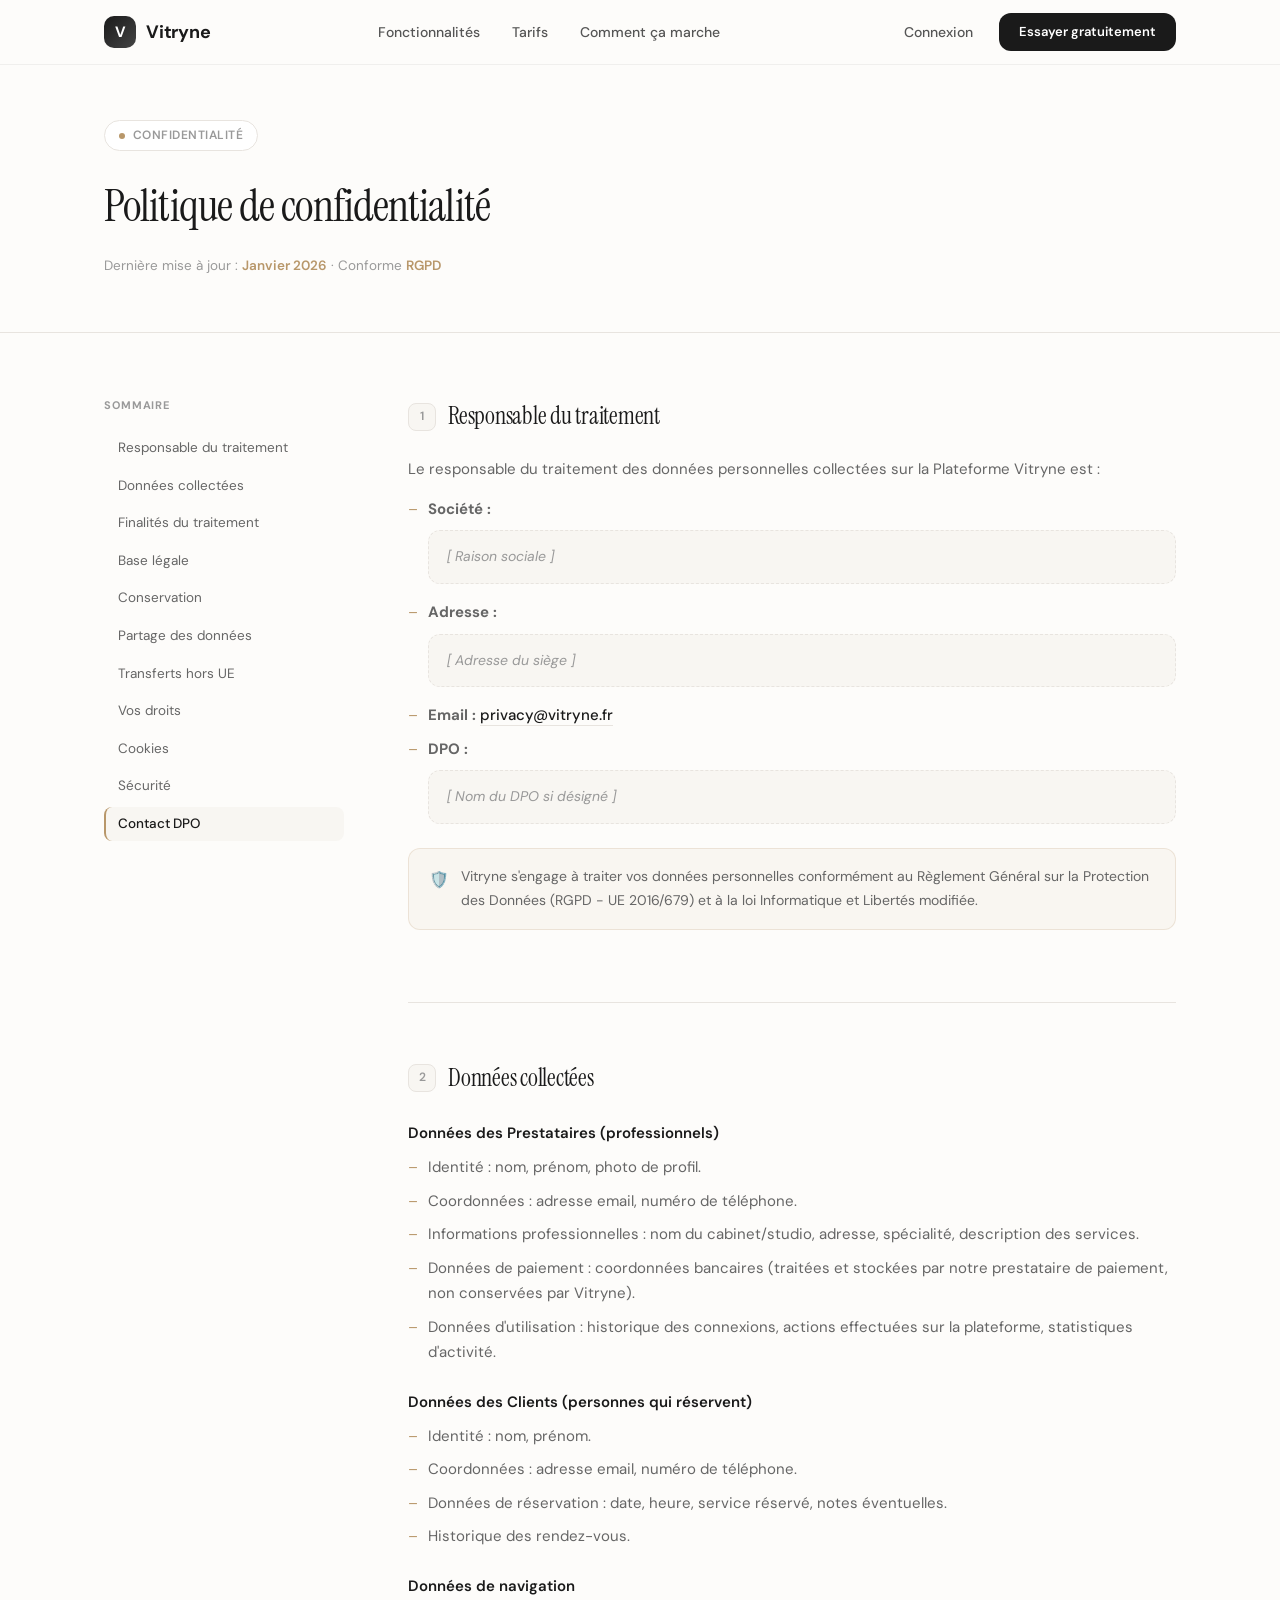
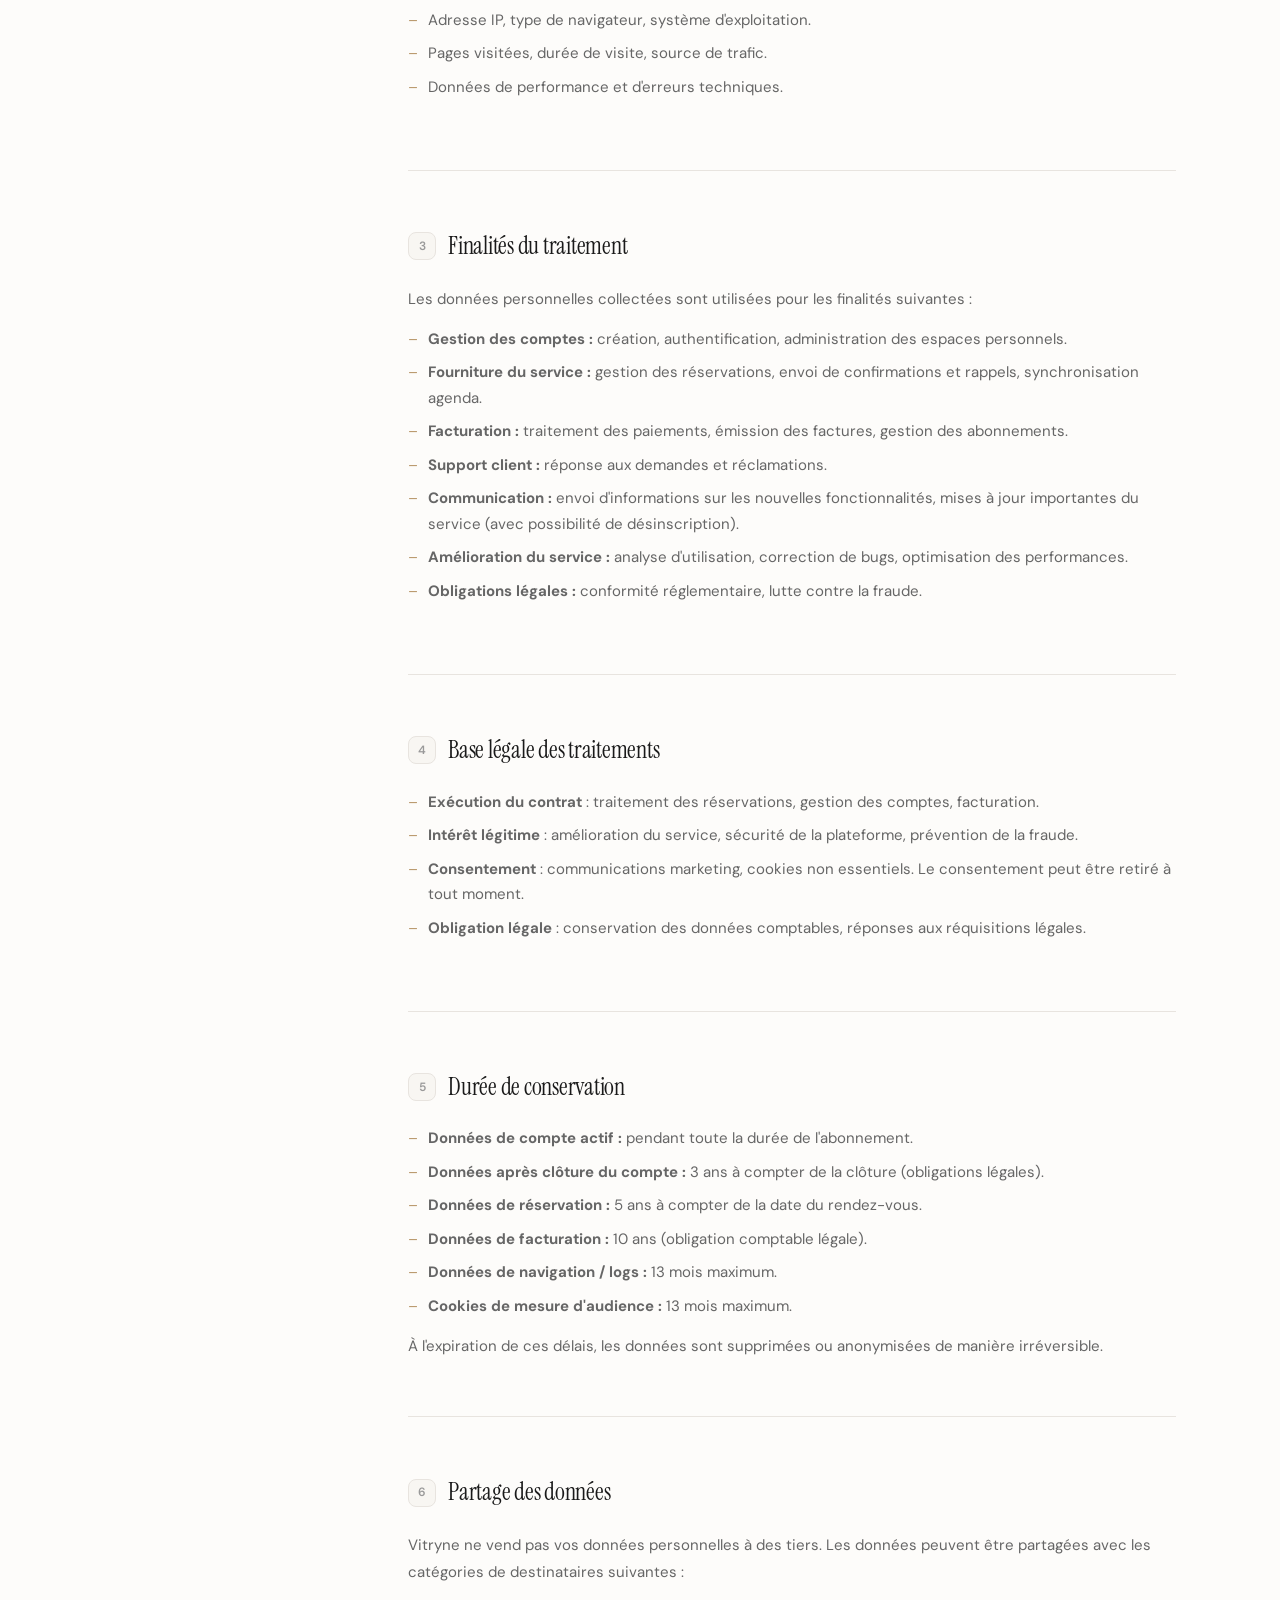
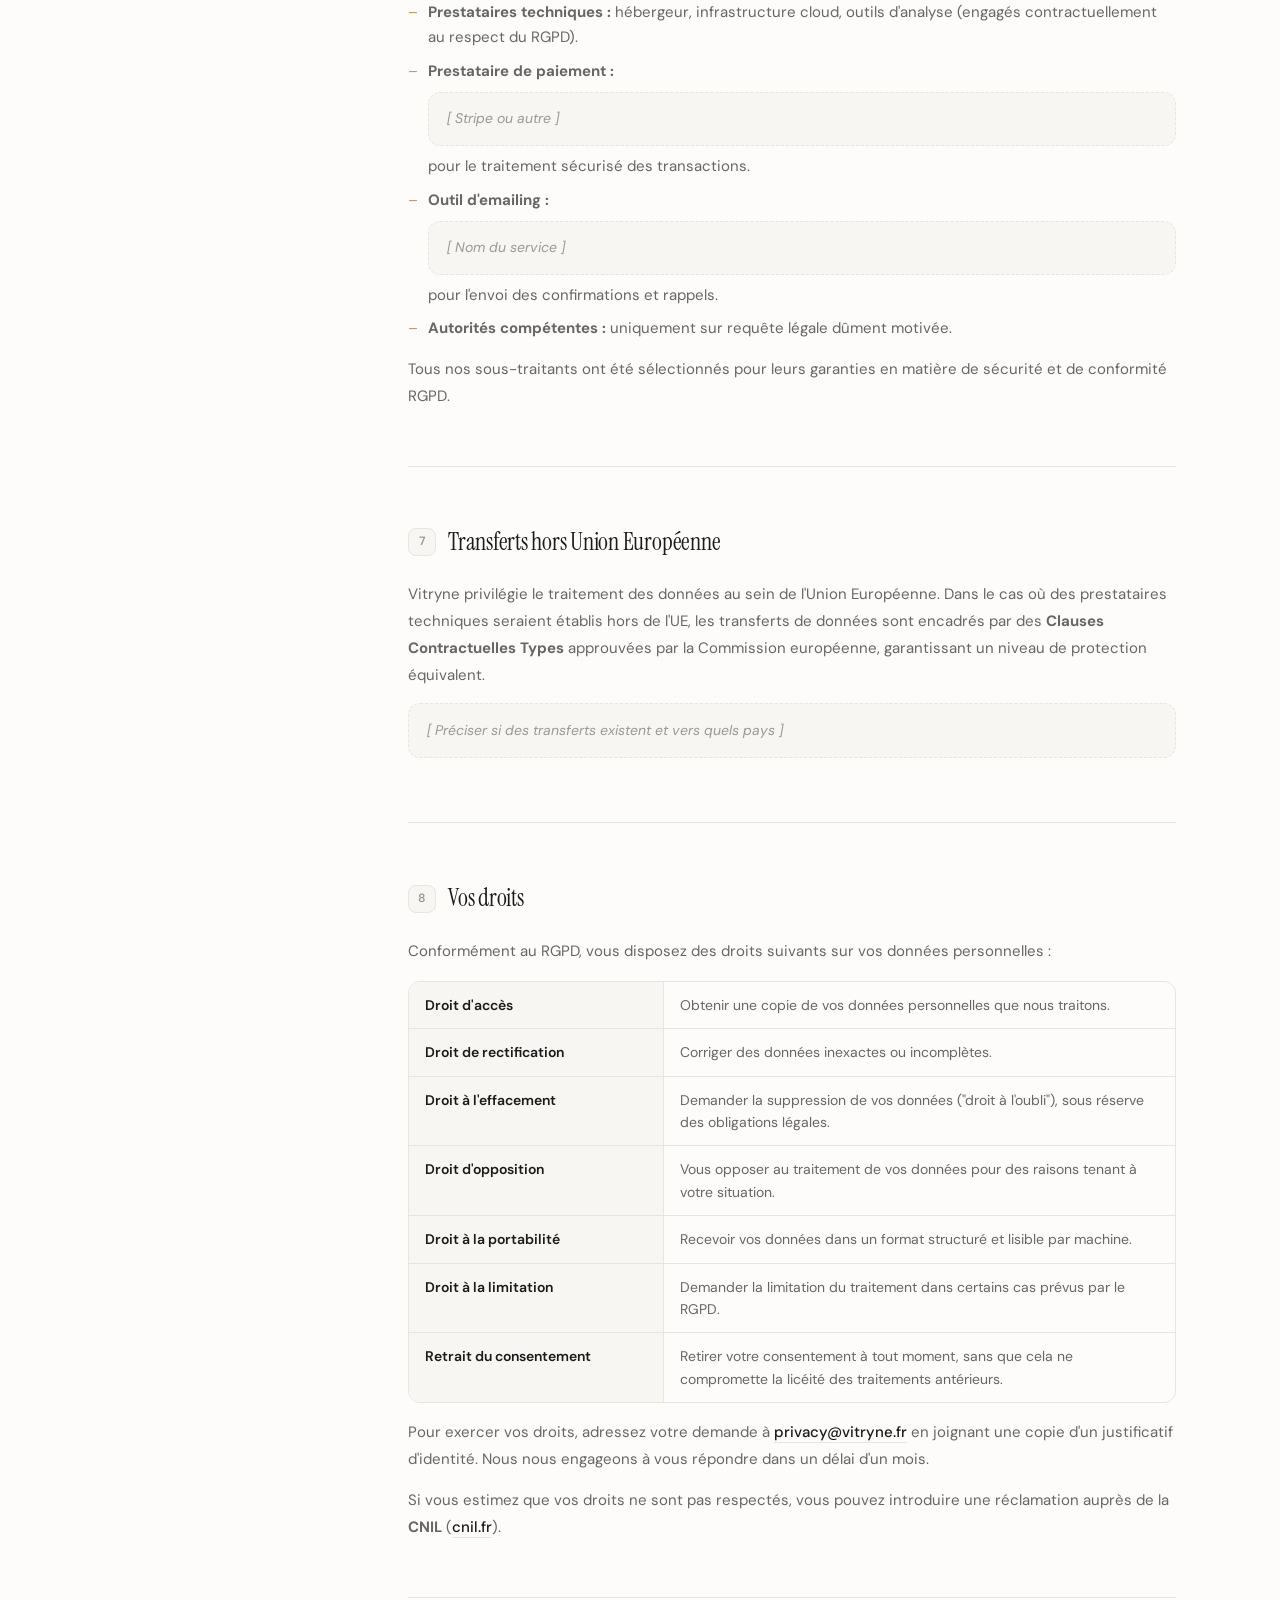
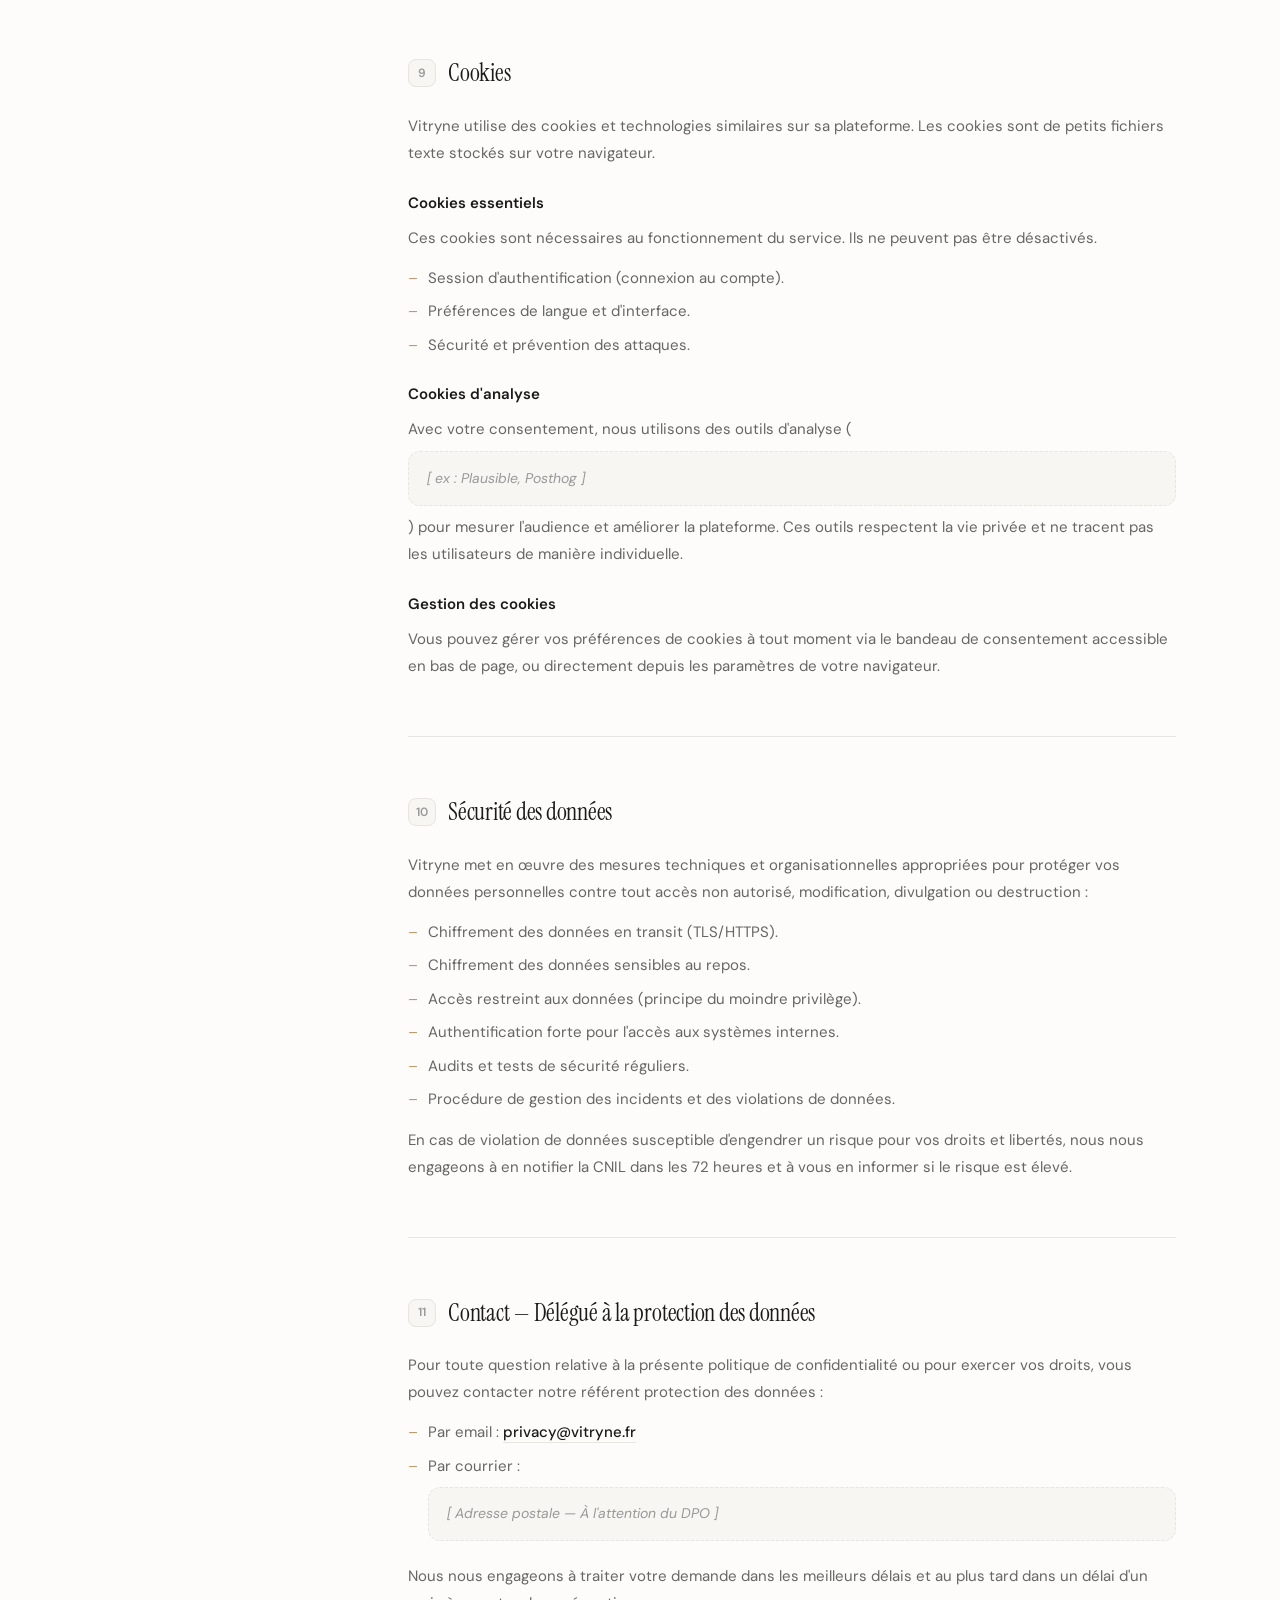
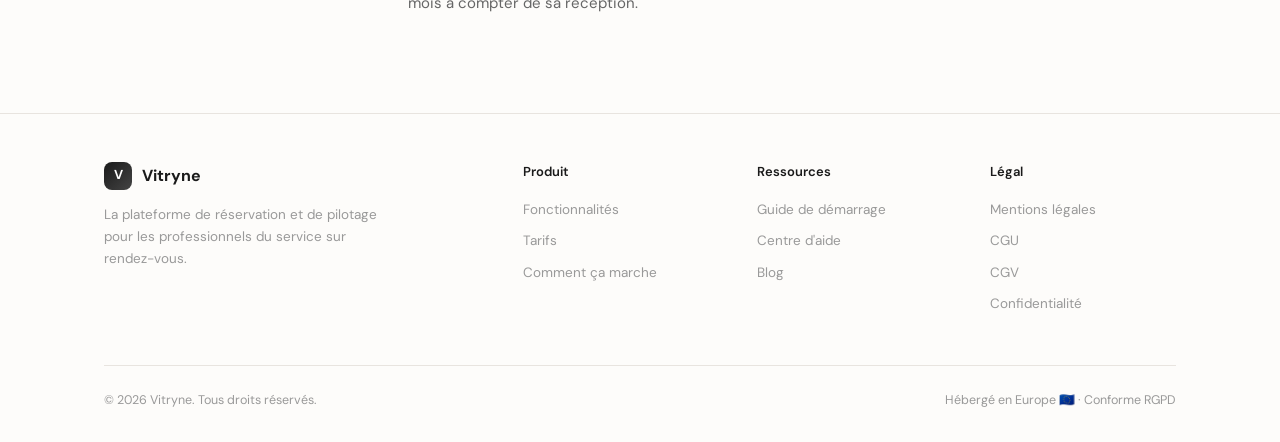
<file: confidentialite.html>
<!DOCTYPE html>
<html lang="fr">
<head>
<meta charset="UTF-8">
<meta name="viewport" content="width=device-width, initial-scale=1.0">
<title>Politique de confidentialité — Vitryne</title>
<meta name="description" content="Politique de confidentialité et protection des données personnelles de Vitryne.">
<link rel="preconnect" href="https://fonts.googleapis.com">
<link rel="preconnect" href="https://fonts.gstatic.com" crossorigin>
<link href="https://fonts.googleapis.com/css2?family=DM+Sans:ital,opsz,wght@0,9..40,300;0,9..40,400;0,9..40,500;0,9..40,600;0,9..40,700;1,9..40,400&family=Instrument+Serif:ital@0;1&display=swap" rel="stylesheet">
<link rel="icon" type="image/svg+xml" href="data:image/svg+xml,%3Csvg xmlns='http://www.w3.org/2000/svg' viewBox='0 0 32 32'%3E%3Crect width='32' height='32' rx='7' fill='%231A1A1A'/%3E%3Cpath d='M8.5 8 L11 8 Q16 22.5 16 22.5 Q16 22.5 21 8 L23.5 8 L17.2 25.5 Q16 28.5 16 28.5 Q16 28.5 14.8 25.5 Z' fill='%23FDFCFA'/%3E%3Ccircle cx='16' cy='27' r='1.4' fill='%23B8976A'/%3E%3C/svg%3E">
<style>
*,*::before,*::after{margin:0;padding:0;box-sizing:border-box}
:root{
  --charcoal:#1A1A1A;--gold:#B8976A;--gold-light:#C9AB82;--gold-glow:rgba(184,151,106,0.2);
  --cream:#FDFCFA;--white:#FFFFFF;--warm-bg:#F8F6F2;
  --text-primary:#1A1A1A;--text-secondary:#666666;--text-tertiary:#999999;
  --border:#E8E4DF;
  --r-sm:8px;--r-md:12px;--r-lg:16px;
  --font-display:'Instrument Serif',Georgia,serif;--font-body:'DM Sans',sans-serif;
  --ease-out-expo:cubic-bezier(.16,1,.3,1);
}
html{scroll-behavior:smooth;font-size:16px}
body{font-family:var(--font-body);color:var(--text-primary);background:var(--cream);-webkit-font-smoothing:antialiased;overflow-x:hidden;line-height:1.6}
a{text-decoration:none;color:inherit}
img{max-width:100%;display:block}
button{cursor:pointer;border:none;font-family:inherit;background:none}
ul{list-style:none}
.container{max-width:1120px;margin:0 auto;padding:0 24px}

/* NAV */
.nav{position:fixed;top:0;left:0;right:0;z-index:1000;background:rgba(253,252,250,.92);backdrop-filter:blur(20px);-webkit-backdrop-filter:blur(20px);border-bottom:1px solid rgba(0,0,0,.05)}
.nav-inner{display:flex;align-items:center;justify-content:space-between;max-width:1120px;margin:0 auto;padding:0 24px;height:64px}
.nav-brand{display:flex;align-items:center;gap:10px;transition:transform .3s var(--ease-out-expo)}
.nav-brand:hover{transform:scale(1.03)}
.nav-brand-icon{width:32px;height:32px;border-radius:10px;background:linear-gradient(135deg,#1A1A1A,#444);display:flex;align-items:center;justify-content:center}
.nav-brand-icon span{color:#fff;font-size:15px;font-weight:700}
.nav-brand-text{font-weight:700;font-size:18px;color:var(--charcoal);letter-spacing:-.01em}
.nav-links{display:flex;gap:32px;align-items:center}
.nav-links a{font-size:14px;font-weight:500;color:#555;transition:color .25s}
.nav-links a:hover{color:var(--charcoal)}
.nav-right{display:flex;gap:10px;align-items:center}
.btn-ghost{font-size:14px;font-weight:500;color:#555;padding:8px 16px;transition:color .25s}
.btn-ghost:hover{color:var(--charcoal)}
.btn-nav{font-size:13px;font-weight:600;color:#fff;background:var(--charcoal);padding:9px 20px;border-radius:var(--r-md);transition:all .3s var(--ease-out-expo)}
.btn-nav:hover{background:#333;transform:translateY(-1px);box-shadow:0 4px 16px rgba(26,26,26,.2)}
@media(max-width:768px){.nav-links{display:none}.btn-ghost{display:none}}

/* PAGE HEADER */
.legal-header{padding:120px 0 56px;background:var(--cream);border-bottom:1px solid var(--border)}
.legal-badge{display:inline-flex;align-items:center;gap:8px;background:var(--white);border:1px solid var(--border);border-radius:100px;padding:5px 14px;font-size:12px;font-weight:600;color:var(--text-tertiary);letter-spacing:.04em;text-transform:uppercase;margin-bottom:20px}
.legal-badge-dot{width:6px;height:6px;border-radius:50%;background:var(--gold)}
.legal-header h1{font-family:var(--font-display);font-size:clamp(2rem,4vw,2.8rem);font-weight:400;color:var(--charcoal);margin-bottom:12px;letter-spacing:-.02em}
.legal-header-meta{font-size:13.5px;color:var(--text-tertiary)}
.legal-header-meta strong{color:var(--gold);font-weight:600}

/* LAYOUT */
.legal-layout{display:grid;grid-template-columns:240px 1fr;gap:64px;padding:64px 0 96px;align-items:start}
@media(max-width:900px){.legal-layout{grid-template-columns:1fr;gap:32px}}

/* TOC */
.legal-toc{position:sticky;top:88px}
.legal-toc-title{font-size:11px;font-weight:700;color:var(--text-tertiary);letter-spacing:.08em;text-transform:uppercase;margin-bottom:16px}
.legal-toc-list{display:flex;flex-direction:column;gap:4px}
.legal-toc-list a{font-size:13.5px;color:var(--text-secondary);padding:6px 12px;border-radius:var(--r-sm);transition:all .2s;border-left:2px solid transparent}
.legal-toc-list a:hover{color:var(--charcoal);background:var(--warm-bg);border-left-color:var(--gold)}
.legal-toc-list a.active{color:var(--charcoal);background:var(--warm-bg);border-left-color:var(--gold);font-weight:500}
@media(max-width:900px){.legal-toc{position:static;background:var(--warm-bg);border-radius:var(--r-lg);padding:20px}}

/* ARTICLE */
.legal-article{min-width:0}
.legal-section{margin-bottom:56px;padding-bottom:56px;border-bottom:1px solid var(--border)}
.legal-section:last-child{margin-bottom:0;padding-bottom:0;border-bottom:none}
.legal-section h2{font-family:var(--font-display);font-size:1.5rem;font-weight:400;color:var(--charcoal);margin-bottom:20px;letter-spacing:-.01em;display:flex;align-items:center;gap:12px}
.legal-section h2 .section-num{display:inline-flex;align-items:center;justify-content:center;width:28px;height:28px;border-radius:8px;background:var(--warm-bg);border:1px solid var(--border);font-family:var(--font-body);font-size:12px;font-weight:600;color:var(--text-tertiary);flex-shrink:0}
.legal-section h3{font-size:15px;font-weight:600;color:var(--charcoal);margin:24px 0 10px}
.legal-section p{font-size:15px;color:var(--text-secondary);line-height:1.8;margin-bottom:14px}
.legal-section p:last-child{margin-bottom:0}
.legal-section ul{margin:10px 0 14px 0;display:flex;flex-direction:column;gap:8px}
.legal-section ul li{font-size:15px;color:var(--text-secondary);line-height:1.7;padding-left:20px;position:relative}
.legal-section ul li::before{content:'–';position:absolute;left:0;color:var(--gold)}
.legal-section a{color:var(--charcoal);font-weight:500;border-bottom:1px solid var(--border);transition:border-color .2s}
.legal-section a:hover{border-bottom-color:var(--charcoal)}
.placeholder{background:var(--warm-bg);border:1px dashed var(--border);border-radius:var(--r-md);padding:14px 18px;font-size:14px;color:var(--text-tertiary);font-style:italic;display:block;margin:8px 0}

/* INFO BOX */
.legal-info{background:rgba(184,151,106,0.06);border:1px solid rgba(184,151,106,0.2);border-radius:var(--r-md);padding:16px 20px;margin:16px 0;display:flex;gap:12px;align-items:flex-start}
.legal-info-icon{font-size:16px;flex-shrink:0;margin-top:2px}
.legal-info p{margin:0;font-size:14px;color:var(--text-secondary);line-height:1.7}

/* RIGHTS TABLE */
.rights-grid{display:grid;grid-template-columns:1fr 2fr;gap:0;border:1px solid var(--border);border-radius:var(--r-md);overflow:hidden;margin:16px 0}
.rights-row{display:contents}
.rights-row div{padding:12px 16px;border-bottom:1px solid var(--border);font-size:14px}
.rights-row div:first-child{background:var(--warm-bg);font-weight:600;color:var(--charcoal);border-right:1px solid var(--border)}
.rights-row div:last-child{color:var(--text-secondary)}
.rights-row:last-child div{border-bottom:none}

/* FOOTER */
footer{background:var(--cream);border-top:1px solid var(--border);padding:48px 0 32px}
.footer-grid{display:grid;grid-template-columns:2fr 1fr 1fr 1fr;gap:48px;margin-bottom:40px}
.footer-brand-name{display:flex;align-items:center;gap:10px;margin-bottom:14px}
.footer-brand-icon{width:28px;height:28px;border-radius:8px;background:linear-gradient(135deg,#1A1A1A,#444);display:flex;align-items:center;justify-content:center}
.footer-brand-icon span{color:#fff;font-size:13px;font-weight:700}
.footer-brand-text{font-weight:700;font-size:16px;color:var(--charcoal)}
.footer-brand p{font-size:13.5px;color:var(--text-tertiary);line-height:1.65;max-width:280px}
.footer-col h4{font-size:13px;font-weight:600;color:var(--charcoal);margin-bottom:16px}
.footer-col a{display:block;font-size:13.5px;color:var(--text-tertiary);margin-bottom:10px;transition:all .3s var(--ease-out-expo)}
.footer-col a:hover{color:var(--charcoal);transform:translateX(3px)}
.footer-bottom{border-top:1px solid var(--border);padding-top:24px;display:flex;justify-content:space-between;align-items:center}
.footer-bottom p{font-size:12.5px;color:var(--text-tertiary)}
@media(max-width:768px){.footer-grid{grid-template-columns:1fr 1fr;gap:28px}}
@media(max-width:480px){.footer-grid{grid-template-columns:1fr;gap:24px}.footer-bottom{flex-direction:column;gap:10px;text-align:center}.rights-grid{grid-template-columns:1fr}}
</style>
</head>
<body>

<!-- NAV -->
<nav class="nav" id="nav">
  <div class="nav-inner">
    <a href="index.html" class="nav-brand">
      <div class="nav-brand-icon"><span>V</span></div>
      <span class="nav-brand-text">Vitryne</span>
    </a>
    <div class="nav-links">
      <a href="index.html#benefits">Fonctionnalités</a>
      <a href="index.html#pricing">Tarifs</a>
      <a href="index.html#how">Comment ça marche</a>
    </div>
    <div class="nav-right">
      <a href="#" class="btn-ghost">Connexion</a>
      <a href="index.html#signup" class="btn-nav">Essayer gratuitement</a>
    </div>
  </div>
</nav>

<!-- HEADER -->
<div class="legal-header">
  <div class="container">
    <div class="legal-badge"><span class="legal-badge-dot"></span>Confidentialité</div>
    <h1>Politique de confidentialité</h1>
    <p class="legal-header-meta">Dernière mise à jour : <strong>Janvier 2026</strong> · Conforme <strong>RGPD</strong></p>
  </div>
</div>

<!-- CONTENT -->
<div class="container">
  <div class="legal-layout">

    <!-- TOC -->
    <aside class="legal-toc">
      <div class="legal-toc-title">Sommaire</div>
      <nav class="legal-toc-list">
        <a href="#responsable">Responsable du traitement</a>
        <a href="#collecte">Données collectées</a>
        <a href="#finalites">Finalités du traitement</a>
        <a href="#base">Base légale</a>
        <a href="#conservation">Conservation</a>
        <a href="#partage">Partage des données</a>
        <a href="#transfert">Transferts hors UE</a>
        <a href="#droits">Vos droits</a>
        <a href="#cookies">Cookies</a>
        <a href="#securite">Sécurité</a>
        <a href="#contact">Contact DPO</a>
      </nav>
    </aside>

    <!-- ARTICLE -->
    <article class="legal-article">

      <div class="legal-section" id="responsable">
        <h2><span class="section-num">1</span>Responsable du traitement</h2>
        <p>Le responsable du traitement des données personnelles collectées sur la Plateforme Vitryne est :</p>
        <ul>
          <li><strong>Société :</strong> <span class="placeholder">[ Raison sociale ]</span></li>
          <li><strong>Adresse :</strong> <span class="placeholder">[ Adresse du siège ]</span></li>
          <li><strong>Email :</strong> <a href="mailto:privacy@vitryne.fr">privacy@vitryne.fr</a></li>
          <li><strong>DPO :</strong> <span class="placeholder">[ Nom du DPO si désigné ]</span></li>
        </ul>
        <div class="legal-info">
          <span class="legal-info-icon">🛡️</span>
          <p>Vitryne s'engage à traiter vos données personnelles conformément au Règlement Général sur la Protection des Données (RGPD - UE 2016/679) et à la loi Informatique et Libertés modifiée.</p>
        </div>
      </div>

      <div class="legal-section" id="collecte">
        <h2><span class="section-num">2</span>Données collectées</h2>

        <h3>Données des Prestataires (professionnels)</h3>
        <ul>
          <li>Identité : nom, prénom, photo de profil.</li>
          <li>Coordonnées : adresse email, numéro de téléphone.</li>
          <li>Informations professionnelles : nom du cabinet/studio, adresse, spécialité, description des services.</li>
          <li>Données de paiement : coordonnées bancaires (traitées et stockées par notre prestataire de paiement, non conservées par Vitryne).</li>
          <li>Données d'utilisation : historique des connexions, actions effectuées sur la plateforme, statistiques d'activité.</li>
        </ul>

        <h3>Données des Clients (personnes qui réservent)</h3>
        <ul>
          <li>Identité : nom, prénom.</li>
          <li>Coordonnées : adresse email, numéro de téléphone.</li>
          <li>Données de réservation : date, heure, service réservé, notes éventuelles.</li>
          <li>Historique des rendez-vous.</li>
        </ul>

        <h3>Données de navigation</h3>
        <ul>
          <li>Adresse IP, type de navigateur, système d'exploitation.</li>
          <li>Pages visitées, durée de visite, source de trafic.</li>
          <li>Données de performance et d'erreurs techniques.</li>
        </ul>
      </div>

      <div class="legal-section" id="finalites">
        <h2><span class="section-num">3</span>Finalités du traitement</h2>
        <p>Les données personnelles collectées sont utilisées pour les finalités suivantes :</p>
        <ul>
          <li><strong>Gestion des comptes :</strong> création, authentification, administration des espaces personnels.</li>
          <li><strong>Fourniture du service :</strong> gestion des réservations, envoi de confirmations et rappels, synchronisation agenda.</li>
          <li><strong>Facturation :</strong> traitement des paiements, émission des factures, gestion des abonnements.</li>
          <li><strong>Support client :</strong> réponse aux demandes et réclamations.</li>
          <li><strong>Communication :</strong> envoi d'informations sur les nouvelles fonctionnalités, mises à jour importantes du service (avec possibilité de désinscription).</li>
          <li><strong>Amélioration du service :</strong> analyse d'utilisation, correction de bugs, optimisation des performances.</li>
          <li><strong>Obligations légales :</strong> conformité réglementaire, lutte contre la fraude.</li>
        </ul>
      </div>

      <div class="legal-section" id="base">
        <h2><span class="section-num">4</span>Base légale des traitements</h2>
        <ul>
          <li><strong>Exécution du contrat</strong> : traitement des réservations, gestion des comptes, facturation.</li>
          <li><strong>Intérêt légitime</strong> : amélioration du service, sécurité de la plateforme, prévention de la fraude.</li>
          <li><strong>Consentement</strong> : communications marketing, cookies non essentiels. Le consentement peut être retiré à tout moment.</li>
          <li><strong>Obligation légale</strong> : conservation des données comptables, réponses aux réquisitions légales.</li>
        </ul>
      </div>

      <div class="legal-section" id="conservation">
        <h2><span class="section-num">5</span>Durée de conservation</h2>
        <ul>
          <li><strong>Données de compte actif :</strong> pendant toute la durée de l'abonnement.</li>
          <li><strong>Données après clôture du compte :</strong> 3 ans à compter de la clôture (obligations légales).</li>
          <li><strong>Données de réservation :</strong> 5 ans à compter de la date du rendez-vous.</li>
          <li><strong>Données de facturation :</strong> 10 ans (obligation comptable légale).</li>
          <li><strong>Données de navigation / logs :</strong> 13 mois maximum.</li>
          <li><strong>Cookies de mesure d'audience :</strong> 13 mois maximum.</li>
        </ul>
        <p>À l'expiration de ces délais, les données sont supprimées ou anonymisées de manière irréversible.</p>
      </div>

      <div class="legal-section" id="partage">
        <h2><span class="section-num">6</span>Partage des données</h2>
        <p>Vitryne ne vend pas vos données personnelles à des tiers. Les données peuvent être partagées avec les catégories de destinataires suivantes :</p>
        <ul>
          <li><strong>Prestataires techniques :</strong> hébergeur, infrastructure cloud, outils d'analyse (engagés contractuellement au respect du RGPD).</li>
          <li><strong>Prestataire de paiement :</strong> <span class="placeholder">[ Stripe ou autre ]</span> pour le traitement sécurisé des transactions.</li>
          <li><strong>Outil d'emailing :</strong> <span class="placeholder">[ Nom du service ]</span> pour l'envoi des confirmations et rappels.</li>
          <li><strong>Autorités compétentes :</strong> uniquement sur requête légale dûment motivée.</li>
        </ul>
        <p>Tous nos sous-traitants ont été sélectionnés pour leurs garanties en matière de sécurité et de conformité RGPD.</p>
      </div>

      <div class="legal-section" id="transfert">
        <h2><span class="section-num">7</span>Transferts hors Union Européenne</h2>
        <p>Vitryne privilégie le traitement des données au sein de l'Union Européenne. Dans le cas où des prestataires techniques seraient établis hors de l'UE, les transferts de données sont encadrés par des <strong>Clauses Contractuelles Types</strong> approuvées par la Commission européenne, garantissant un niveau de protection équivalent.</p>
        <p><span class="placeholder">[ Préciser si des transferts existent et vers quels pays ]</span></p>
      </div>

      <div class="legal-section" id="droits">
        <h2><span class="section-num">8</span>Vos droits</h2>
        <p>Conformément au RGPD, vous disposez des droits suivants sur vos données personnelles :</p>

        <div class="rights-grid">
          <div class="rights-row">
            <div>Droit d'accès</div>
            <div>Obtenir une copie de vos données personnelles que nous traitons.</div>
          </div>
          <div class="rights-row">
            <div>Droit de rectification</div>
            <div>Corriger des données inexactes ou incomplètes.</div>
          </div>
          <div class="rights-row">
            <div>Droit à l'effacement</div>
            <div>Demander la suppression de vos données ("droit à l'oubli"), sous réserve des obligations légales.</div>
          </div>
          <div class="rights-row">
            <div>Droit d'opposition</div>
            <div>Vous opposer au traitement de vos données pour des raisons tenant à votre situation.</div>
          </div>
          <div class="rights-row">
            <div>Droit à la portabilité</div>
            <div>Recevoir vos données dans un format structuré et lisible par machine.</div>
          </div>
          <div class="rights-row">
            <div>Droit à la limitation</div>
            <div>Demander la limitation du traitement dans certains cas prévus par le RGPD.</div>
          </div>
          <div class="rights-row">
            <div>Retrait du consentement</div>
            <div>Retirer votre consentement à tout moment, sans que cela ne compromette la licéité des traitements antérieurs.</div>
          </div>
        </div>

        <p>Pour exercer vos droits, adressez votre demande à <a href="mailto:privacy@vitryne.fr">privacy@vitryne.fr</a> en joignant une copie d'un justificatif d'identité. Nous nous engageons à vous répondre dans un délai d'un mois.</p>
        <p>Si vous estimez que vos droits ne sont pas respectés, vous pouvez introduire une réclamation auprès de la <strong>CNIL</strong> (<a href="https://www.cnil.fr" target="_blank" rel="noopener">cnil.fr</a>).</p>
      </div>

      <div class="legal-section" id="cookies">
        <h2><span class="section-num">9</span>Cookies</h2>
        <p>Vitryne utilise des cookies et technologies similaires sur sa plateforme. Les cookies sont de petits fichiers texte stockés sur votre navigateur.</p>

        <h3>Cookies essentiels</h3>
        <p>Ces cookies sont nécessaires au fonctionnement du service. Ils ne peuvent pas être désactivés.</p>
        <ul>
          <li>Session d'authentification (connexion au compte).</li>
          <li>Préférences de langue et d'interface.</li>
          <li>Sécurité et prévention des attaques.</li>
        </ul>

        <h3>Cookies d'analyse</h3>
        <p>Avec votre consentement, nous utilisons des outils d'analyse (<span class="placeholder">[ ex : Plausible, Posthog ]</span>) pour mesurer l'audience et améliorer la plateforme. Ces outils respectent la vie privée et ne tracent pas les utilisateurs de manière individuelle.</p>

        <h3>Gestion des cookies</h3>
        <p>Vous pouvez gérer vos préférences de cookies à tout moment via le bandeau de consentement accessible en bas de page, ou directement depuis les paramètres de votre navigateur.</p>
      </div>

      <div class="legal-section" id="securite">
        <h2><span class="section-num">10</span>Sécurité des données</h2>
        <p>Vitryne met en œuvre des mesures techniques et organisationnelles appropriées pour protéger vos données personnelles contre tout accès non autorisé, modification, divulgation ou destruction :</p>
        <ul>
          <li>Chiffrement des données en transit (TLS/HTTPS).</li>
          <li>Chiffrement des données sensibles au repos.</li>
          <li>Accès restreint aux données (principe du moindre privilège).</li>
          <li>Authentification forte pour l'accès aux systèmes internes.</li>
          <li>Audits et tests de sécurité réguliers.</li>
          <li>Procédure de gestion des incidents et des violations de données.</li>
        </ul>
        <p>En cas de violation de données susceptible d'engendrer un risque pour vos droits et libertés, nous nous engageons à en notifier la CNIL dans les 72 heures et à vous en informer si le risque est élevé.</p>
      </div>

      <div class="legal-section" id="contact">
        <h2><span class="section-num">11</span>Contact — Délégué à la protection des données</h2>
        <p>Pour toute question relative à la présente politique de confidentialité ou pour exercer vos droits, vous pouvez contacter notre référent protection des données :</p>
        <ul>
          <li>Par email : <a href="mailto:privacy@vitryne.fr">privacy@vitryne.fr</a></li>
          <li>Par courrier : <span class="placeholder">[ Adresse postale — À l'attention du DPO ]</span></li>
        </ul>
        <p>Nous nous engageons à traiter votre demande dans les meilleurs délais et au plus tard dans un délai d'un mois à compter de sa réception.</p>
      </div>

    </article>
  </div>
</div>

<!-- FOOTER -->
<footer>
  <div class="container">
    <div class="footer-grid">
      <div class="footer-brand">
        <div class="footer-brand-name">
          <div class="footer-brand-icon"><span>V</span></div>
          <span class="footer-brand-text">Vitryne</span>
        </div>
        <p>La plateforme de réservation et de pilotage pour les professionnels du service sur rendez-vous.</p>
      </div>
      <div class="footer-col">
        <h4>Produit</h4>
        <a href="index.html#benefits">Fonctionnalités</a>
        <a href="index.html#pricing">Tarifs</a>
        <a href="index.html#how">Comment ça marche</a>
      </div>
      <div class="footer-col">
        <h4>Ressources</h4>
        <a href="#">Guide de démarrage</a>
        <a href="#">Centre d'aide</a>
        <a href="#">Blog</a>
      </div>
      <div class="footer-col">
        <h4>Légal</h4>
        <a href="mentions-legales.html">Mentions légales</a>
        <a href="cgu.html">CGU</a>
        <a href="cgv.html">CGV</a>
        <a href="confidentialite.html">Confidentialité</a>
      </div>
    </div>
    <div class="footer-bottom">
      <p>© 2026 Vitryne. Tous droits réservés.</p>
      <p>Hébergé en Europe 🇪🇺 · Conforme RGPD</p>
    </div>
  </div>
</footer>

<script>
const sections = document.querySelectorAll('.legal-section[id]');
const tocLinks = document.querySelectorAll('.legal-toc-list a');
const observer = new IntersectionObserver(entries => {
  entries.forEach(entry => {
    if (entry.isIntersecting) {
      tocLinks.forEach(a => a.classList.remove('active'));
      const link = document.querySelector('.legal-toc-list a[href="#' + entry.target.id + '"]');
      if (link) link.classList.add('active');
    }
  });
}, { rootMargin: '-30% 0px -60% 0px' });
sections.forEach(s => observer.observe(s));
</script>
</body>
</html>
</file>
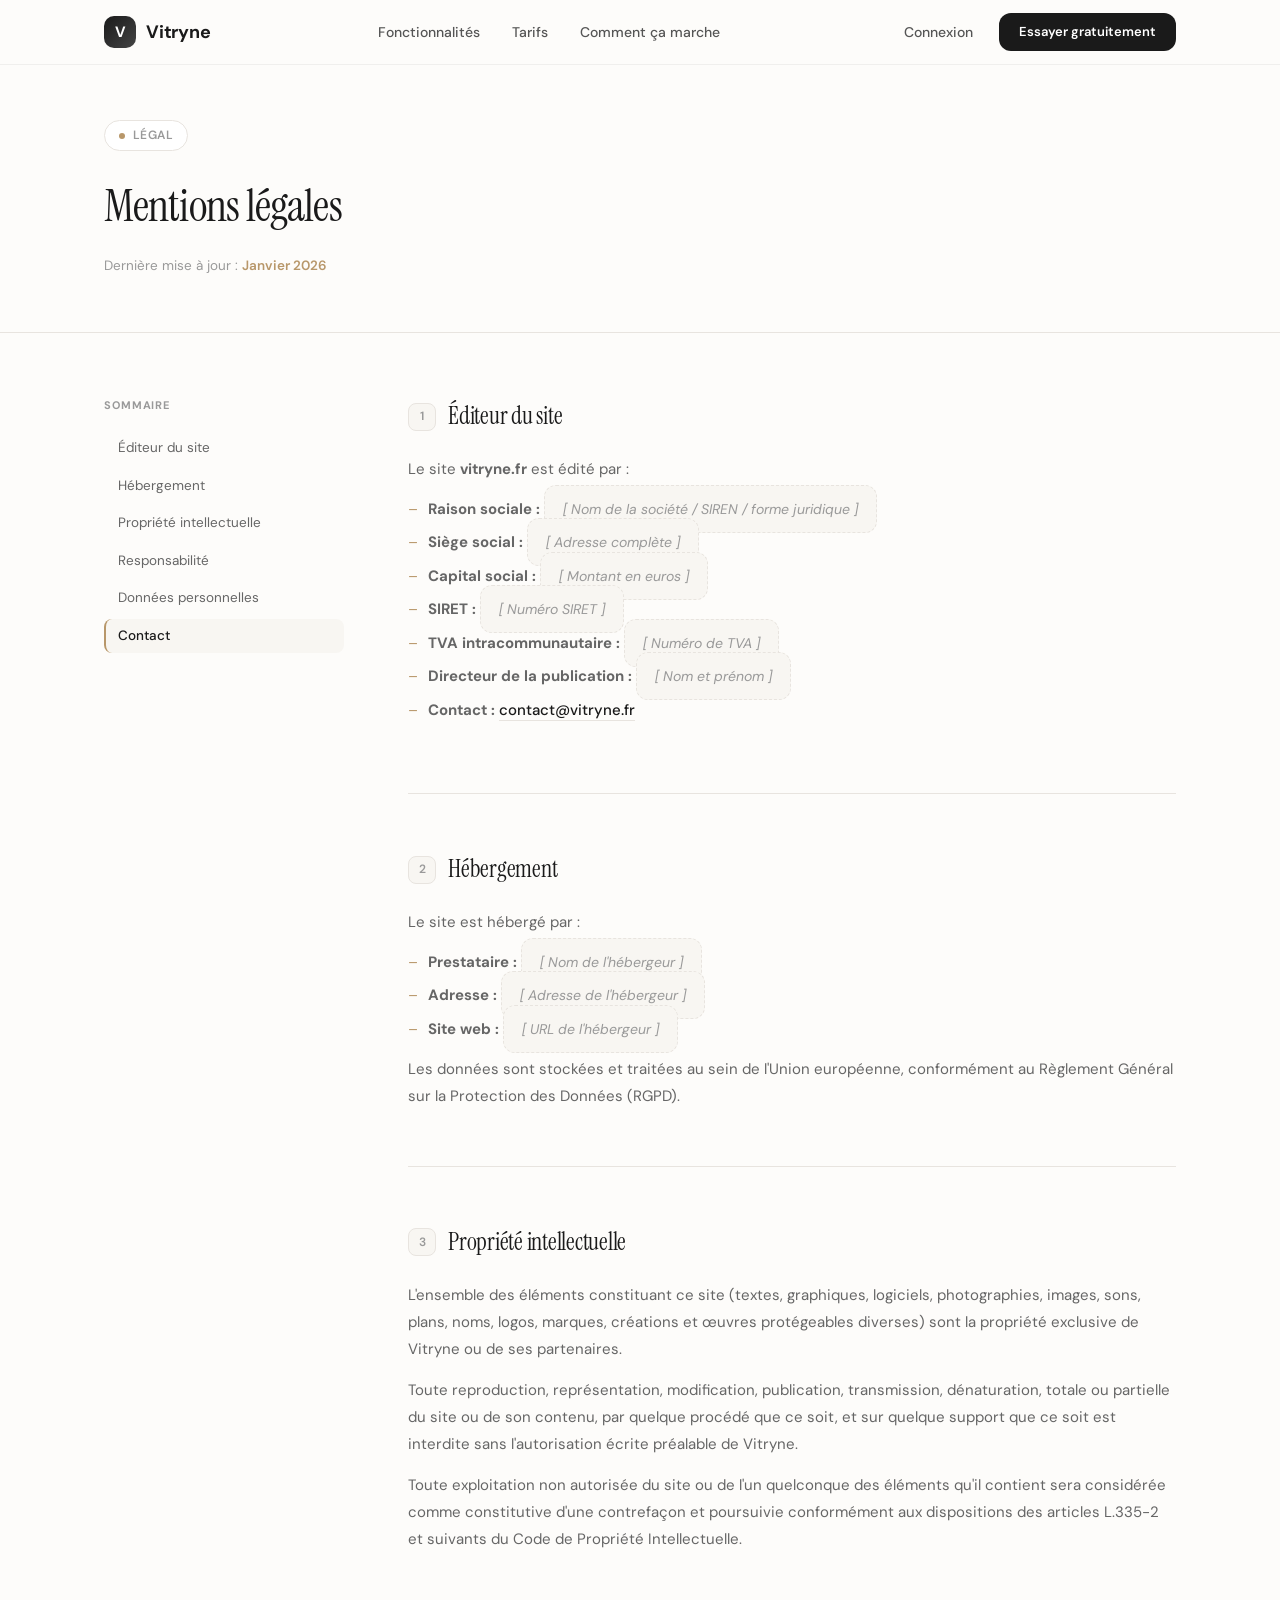
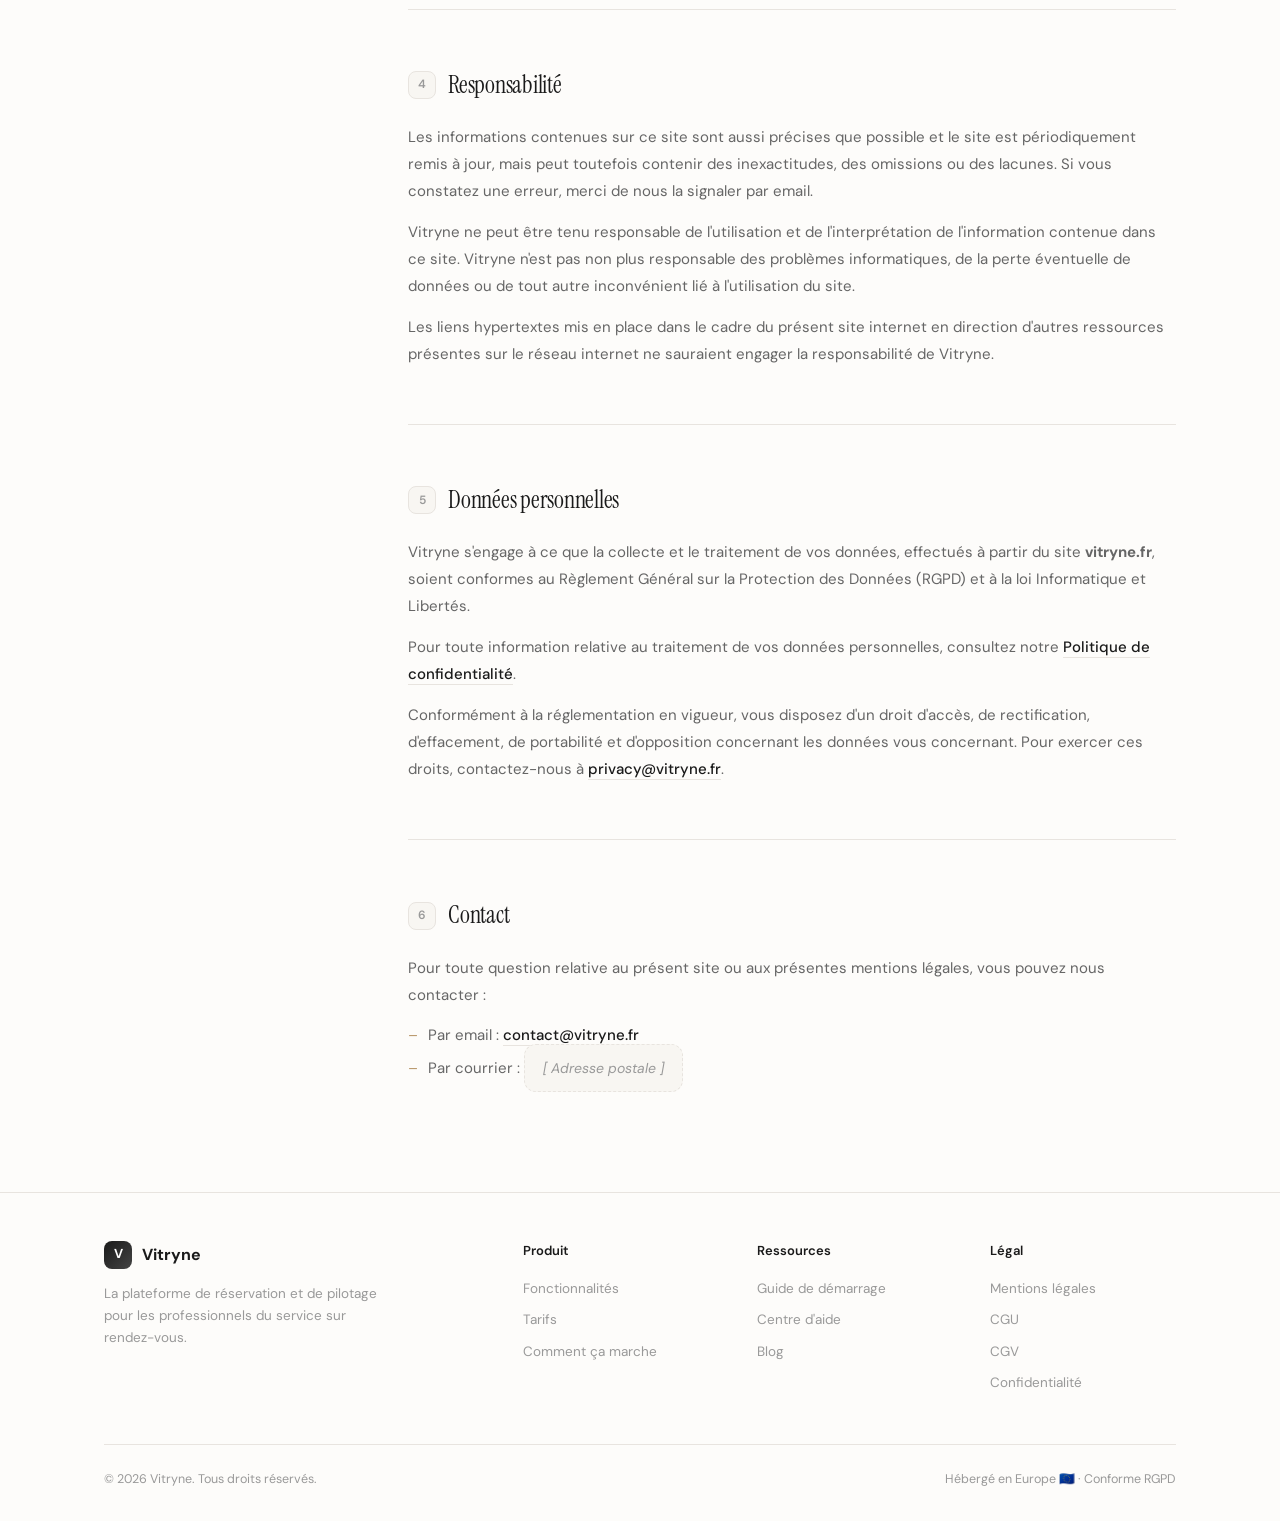
<file: mentions-legales.html>
<!DOCTYPE html>
<html lang="fr">
<head>
<meta charset="UTF-8">
<meta name="viewport" content="width=device-width, initial-scale=1.0">
<title>Mentions légales — Vitryne</title>
<meta name="description" content="Mentions légales de Vitryne, la plateforme de réservation pour les professionnels du service.">
<link rel="preconnect" href="https://fonts.googleapis.com">
<link rel="preconnect" href="https://fonts.gstatic.com" crossorigin>
<link href="https://fonts.googleapis.com/css2?family=DM+Sans:ital,opsz,wght@0,9..40,300;0,9..40,400;0,9..40,500;0,9..40,600;0,9..40,700;1,9..40,400&family=Instrument+Serif:ital@0;1&display=swap" rel="stylesheet">
<link rel="icon" type="image/svg+xml" href="data:image/svg+xml,%3Csvg xmlns='http://www.w3.org/2000/svg' viewBox='0 0 32 32'%3E%3Crect width='32' height='32' rx='7' fill='%231A1A1A'/%3E%3Cpath d='M8.5 8 L11 8 Q16 22.5 16 22.5 Q16 22.5 21 8 L23.5 8 L17.2 25.5 Q16 28.5 16 28.5 Q16 28.5 14.8 25.5 Z' fill='%23FDFCFA'/%3E%3Ccircle cx='16' cy='27' r='1.4' fill='%23B8976A'/%3E%3C/svg%3E">
<style>
*,*::before,*::after{margin:0;padding:0;box-sizing:border-box}
:root{
  --charcoal:#1A1A1A;--gold:#B8976A;--gold-light:#C9AB82;--gold-glow:rgba(184,151,106,0.2);
  --cream:#FDFCFA;--white:#FFFFFF;--warm-bg:#F8F6F2;
  --text-primary:#1A1A1A;--text-secondary:#666666;--text-tertiary:#999999;
  --border:#E8E4DF;
  --r-sm:8px;--r-md:12px;--r-lg:16px;
  --font-display:'Instrument Serif',Georgia,serif;--font-body:'DM Sans',sans-serif;
  --ease-out-expo:cubic-bezier(.16,1,.3,1);
}
html{scroll-behavior:smooth;font-size:16px}
body{font-family:var(--font-body);color:var(--text-primary);background:var(--cream);-webkit-font-smoothing:antialiased;overflow-x:hidden;line-height:1.6}
a{text-decoration:none;color:inherit}
img{max-width:100%;display:block}
button{cursor:pointer;border:none;font-family:inherit;background:none}
ul{list-style:none}

.container{max-width:1120px;margin:0 auto;padding:0 24px}

/* ── NAV ── */
.nav{position:fixed;top:0;left:0;right:0;z-index:1000;padding:0;transition:all .4s var(--ease-out-expo);background:rgba(253,252,250,.92);backdrop-filter:blur(20px);-webkit-backdrop-filter:blur(20px);border-bottom:1px solid rgba(0,0,0,.05)}
.nav-inner{display:flex;align-items:center;justify-content:space-between;max-width:1120px;margin:0 auto;padding:0 24px;height:64px}
.nav-brand{display:flex;align-items:center;gap:10px;transition:transform .3s var(--ease-out-expo)}
.nav-brand:hover{transform:scale(1.03)}
.nav-brand-icon{width:32px;height:32px;border-radius:10px;background:linear-gradient(135deg,#1A1A1A,#444);display:flex;align-items:center;justify-content:center}
.nav-brand-icon span{color:#fff;font-size:15px;font-weight:700}
.nav-brand-text{font-weight:700;font-size:18px;color:var(--charcoal);letter-spacing:-.01em}
.nav-links{display:flex;gap:32px;align-items:center}
.nav-links a{font-size:14px;font-weight:500;color:#555;transition:color .25s}
.nav-links a:hover{color:var(--charcoal)}
.nav-right{display:flex;gap:10px;align-items:center}
.btn-ghost{font-size:14px;font-weight:500;color:#555;padding:8px 16px;transition:color .25s}
.btn-ghost:hover{color:var(--charcoal)}
.btn-nav{font-size:13px;font-weight:600;color:#fff;background:var(--charcoal);padding:9px 20px;border-radius:var(--r-md);transition:all .3s var(--ease-out-expo)}
.btn-nav:hover{background:#333;transform:translateY(-1px);box-shadow:0 4px 16px rgba(26,26,26,.2)}
@media(max-width:768px){.nav-links{display:none}.btn-ghost{display:none}}

/* ── PAGE HEADER ── */
.legal-header{padding:120px 0 56px;background:var(--cream);border-bottom:1px solid var(--border)}
.legal-badge{display:inline-flex;align-items:center;gap:8px;background:var(--white);border:1px solid var(--border);border-radius:100px;padding:5px 14px;font-size:12px;font-weight:600;color:var(--text-tertiary);letter-spacing:.04em;text-transform:uppercase;margin-bottom:20px}
.legal-badge-dot{width:6px;height:6px;border-radius:50%;background:var(--gold)}
.legal-header h1{font-family:var(--font-display);font-size:clamp(2rem,4vw,2.8rem);font-weight:400;color:var(--charcoal);margin-bottom:12px;letter-spacing:-.02em}
.legal-header-meta{font-size:13.5px;color:var(--text-tertiary)}
.legal-header-meta strong{color:var(--gold);font-weight:600}

/* ── LAYOUT ── */
.legal-layout{display:grid;grid-template-columns:240px 1fr;gap:64px;padding:64px 0 96px;align-items:start}
@media(max-width:900px){.legal-layout{grid-template-columns:1fr;gap:32px}}

/* ── TOC ── */
.legal-toc{position:sticky;top:88px}
.legal-toc-title{font-size:11px;font-weight:700;color:var(--text-tertiary);letter-spacing:.08em;text-transform:uppercase;margin-bottom:16px}
.legal-toc-list{display:flex;flex-direction:column;gap:4px}
.legal-toc-list a{font-size:13.5px;color:var(--text-secondary);padding:6px 12px;border-radius:var(--r-sm);transition:all .2s;border-left:2px solid transparent}
.legal-toc-list a:hover{color:var(--charcoal);background:var(--warm-bg);border-left-color:var(--gold)}
.legal-toc-list a.active{color:var(--charcoal);background:var(--warm-bg);border-left-color:var(--gold);font-weight:500}
@media(max-width:900px){.legal-toc{position:static;background:var(--warm-bg);border-radius:var(--r-lg);padding:20px}}

/* ── ARTICLE ── */
.legal-article{min-width:0}
.legal-section{margin-bottom:56px;padding-bottom:56px;border-bottom:1px solid var(--border)}
.legal-section:last-child{margin-bottom:0;padding-bottom:0;border-bottom:none}

.legal-section h2{font-family:var(--font-display);font-size:1.5rem;font-weight:400;color:var(--charcoal);margin-bottom:20px;letter-spacing:-.01em;display:flex;align-items:center;gap:12px}
.legal-section h2 .section-num{display:inline-flex;align-items:center;justify-content:center;width:28px;height:28px;border-radius:8px;background:var(--warm-bg);border:1px solid var(--border);font-family:var(--font-body);font-size:12px;font-weight:600;color:var(--text-tertiary);flex-shrink:0}

.legal-section h3{font-size:15px;font-weight:600;color:var(--charcoal);margin:24px 0 10px}
.legal-section p{font-size:15px;color:var(--text-secondary);line-height:1.8;margin-bottom:14px}
.legal-section p:last-child{margin-bottom:0}
.legal-section ul{margin:10px 0 14px 0;display:flex;flex-direction:column;gap:8px}
.legal-section ul li{font-size:15px;color:var(--text-secondary);line-height:1.7;padding-left:20px;position:relative}
.legal-section ul li::before{content:'–';position:absolute;left:0;color:var(--gold)}
.legal-section a{color:var(--charcoal);font-weight:500;border-bottom:1px solid var(--border);transition:border-color .2s}
.legal-section a:hover{border-bottom-color:var(--charcoal)}

/* placeholder style */
.placeholder{background:var(--warm-bg);border:1px dashed var(--border);border-radius:var(--r-md);padding:14px 18px;font-size:14px;color:var(--text-tertiary);font-style:italic}

/* ── FOOTER ── */
footer{background:var(--cream);border-top:1px solid var(--border);padding:48px 0 32px}
.footer-grid{display:grid;grid-template-columns:2fr 1fr 1fr 1fr;gap:48px;margin-bottom:40px}
.footer-brand-name{display:flex;align-items:center;gap:10px;margin-bottom:14px}
.footer-brand-icon{width:28px;height:28px;border-radius:8px;background:linear-gradient(135deg,#1A1A1A,#444);display:flex;align-items:center;justify-content:center}
.footer-brand-icon span{color:#fff;font-size:13px;font-weight:700}
.footer-brand-text{font-weight:700;font-size:16px;color:var(--charcoal)}
.footer-brand p{font-size:13.5px;color:var(--text-tertiary);line-height:1.65;max-width:280px}
.footer-col h4{font-size:13px;font-weight:600;color:var(--charcoal);margin-bottom:16px}
.footer-col a{display:block;font-size:13.5px;color:var(--text-tertiary);margin-bottom:10px;transition:all .3s var(--ease-out-expo)}
.footer-col a:hover{color:var(--charcoal);transform:translateX(3px)}
.footer-bottom{border-top:1px solid var(--border);padding-top:24px;display:flex;justify-content:space-between;align-items:center}
.footer-bottom p{font-size:12.5px;color:var(--text-tertiary)}
@media(max-width:768px){.footer-grid{grid-template-columns:1fr 1fr;gap:28px}}
@media(max-width:480px){.footer-grid{grid-template-columns:1fr;gap:24px}.footer-bottom{flex-direction:column;gap:10px;text-align:center}}
</style>
</head>
<body>

<!-- NAV -->
<nav class="nav" id="nav">
  <div class="nav-inner">
    <a href="index.html" class="nav-brand">
      <div class="nav-brand-icon"><span>V</span></div>
      <span class="nav-brand-text">Vitryne</span>
    </a>
    <div class="nav-links">
      <a href="index.html#benefits">Fonctionnalités</a>
      <a href="index.html#pricing">Tarifs</a>
      <a href="index.html#how">Comment ça marche</a>
    </div>
    <div class="nav-right">
      <a href="#" class="btn-ghost">Connexion</a>
      <a href="index.html#signup" class="btn-nav">Essayer gratuitement</a>
    </div>
  </div>
</nav>

<!-- HEADER -->
<div class="legal-header">
  <div class="container">
    <div class="legal-badge"><span class="legal-badge-dot"></span>Légal</div>
    <h1>Mentions légales</h1>
    <p class="legal-header-meta">Dernière mise à jour : <strong>Janvier 2026</strong></p>
  </div>
</div>

<!-- CONTENT -->
<div class="container">
  <div class="legal-layout">

    <!-- TOC -->
    <aside class="legal-toc">
      <div class="legal-toc-title">Sommaire</div>
      <nav class="legal-toc-list">
        <a href="#editeur">Éditeur du site</a>
        <a href="#hebergement">Hébergement</a>
        <a href="#propriete">Propriété intellectuelle</a>
        <a href="#responsabilite">Responsabilité</a>
        <a href="#donnees">Données personnelles</a>
        <a href="#contact">Contact</a>
      </nav>
    </aside>

    <!-- ARTICLE -->
    <article class="legal-article">

      <div class="legal-section" id="editeur">
        <h2><span class="section-num">1</span>Éditeur du site</h2>
        <p>Le site <strong>vitryne.fr</strong> est édité par :</p>
        <ul>
          <li><strong>Raison sociale :</strong> <span class="placeholder">[ Nom de la société / SIREN / forme juridique ]</span></li>
          <li><strong>Siège social :</strong> <span class="placeholder">[ Adresse complète ]</span></li>
          <li><strong>Capital social :</strong> <span class="placeholder">[ Montant en euros ]</span></li>
          <li><strong>SIRET :</strong> <span class="placeholder">[ Numéro SIRET ]</span></li>
          <li><strong>TVA intracommunautaire :</strong> <span class="placeholder">[ Numéro de TVA ]</span></li>
          <li><strong>Directeur de la publication :</strong> <span class="placeholder">[ Nom et prénom ]</span></li>
          <li><strong>Contact :</strong> <a href="mailto:contact@vitryne.fr">contact@vitryne.fr</a></li>
        </ul>
      </div>

      <div class="legal-section" id="hebergement">
        <h2><span class="section-num">2</span>Hébergement</h2>
        <p>Le site est hébergé par :</p>
        <ul>
          <li><strong>Prestataire :</strong> <span class="placeholder">[ Nom de l'hébergeur ]</span></li>
          <li><strong>Adresse :</strong> <span class="placeholder">[ Adresse de l'hébergeur ]</span></li>
          <li><strong>Site web :</strong> <span class="placeholder">[ URL de l'hébergeur ]</span></li>
        </ul>
        <p>Les données sont stockées et traitées au sein de l'Union européenne, conformément au Règlement Général sur la Protection des Données (RGPD).</p>
      </div>

      <div class="legal-section" id="propriete">
        <h2><span class="section-num">3</span>Propriété intellectuelle</h2>
        <p>L'ensemble des éléments constituant ce site (textes, graphiques, logiciels, photographies, images, sons, plans, noms, logos, marques, créations et œuvres protégeables diverses) sont la propriété exclusive de Vitryne ou de ses partenaires.</p>
        <p>Toute reproduction, représentation, modification, publication, transmission, dénaturation, totale ou partielle du site ou de son contenu, par quelque procédé que ce soit, et sur quelque support que ce soit est interdite sans l'autorisation écrite préalable de Vitryne.</p>
        <p>Toute exploitation non autorisée du site ou de l'un quelconque des éléments qu'il contient sera considérée comme constitutive d'une contrefaçon et poursuivie conformément aux dispositions des articles L.335-2 et suivants du Code de Propriété Intellectuelle.</p>
      </div>

      <div class="legal-section" id="responsabilite">
        <h2><span class="section-num">4</span>Responsabilité</h2>
        <p>Les informations contenues sur ce site sont aussi précises que possible et le site est périodiquement remis à jour, mais peut toutefois contenir des inexactitudes, des omissions ou des lacunes. Si vous constatez une erreur, merci de nous la signaler par email.</p>
        <p>Vitryne ne peut être tenu responsable de l'utilisation et de l'interprétation de l'information contenue dans ce site. Vitryne n'est pas non plus responsable des problèmes informatiques, de la perte éventuelle de données ou de tout autre inconvénient lié à l'utilisation du site.</p>
        <p>Les liens hypertextes mis en place dans le cadre du présent site internet en direction d'autres ressources présentes sur le réseau internet ne sauraient engager la responsabilité de Vitryne.</p>
      </div>

      <div class="legal-section" id="donnees">
        <h2><span class="section-num">5</span>Données personnelles</h2>
        <p>Vitryne s'engage à ce que la collecte et le traitement de vos données, effectués à partir du site <strong>vitryne.fr</strong>, soient conformes au Règlement Général sur la Protection des Données (RGPD) et à la loi Informatique et Libertés.</p>
        <p>Pour toute information relative au traitement de vos données personnelles, consultez notre <a href="confidentialite.html">Politique de confidentialité</a>.</p>
        <p>Conformément à la réglementation en vigueur, vous disposez d'un droit d'accès, de rectification, d'effacement, de portabilité et d'opposition concernant les données vous concernant. Pour exercer ces droits, contactez-nous à <a href="mailto:privacy@vitryne.fr">privacy@vitryne.fr</a>.</p>
      </div>

      <div class="legal-section" id="contact">
        <h2><span class="section-num">6</span>Contact</h2>
        <p>Pour toute question relative au présent site ou aux présentes mentions légales, vous pouvez nous contacter :</p>
        <ul>
          <li>Par email : <a href="mailto:contact@vitryne.fr">contact@vitryne.fr</a></li>
          <li>Par courrier : <span class="placeholder">[ Adresse postale ]</span></li>
        </ul>
      </div>

    </article>
  </div>
</div>

<!-- FOOTER -->
<footer>
  <div class="container">
    <div class="footer-grid">
      <div class="footer-brand">
        <div class="footer-brand-name">
          <div class="footer-brand-icon"><span>V</span></div>
          <span class="footer-brand-text">Vitryne</span>
        </div>
        <p>La plateforme de réservation et de pilotage pour les professionnels du service sur rendez-vous.</p>
      </div>
      <div class="footer-col">
        <h4>Produit</h4>
        <a href="index.html#benefits">Fonctionnalités</a>
        <a href="index.html#pricing">Tarifs</a>
        <a href="index.html#how">Comment ça marche</a>
      </div>
      <div class="footer-col">
        <h4>Ressources</h4>
        <a href="#">Guide de démarrage</a>
        <a href="#">Centre d'aide</a>
        <a href="#">Blog</a>
      </div>
      <div class="footer-col">
        <h4>Légal</h4>
        <a href="mentions-legales.html">Mentions légales</a>
        <a href="cgu.html">CGU</a>
        <a href="cgv.html">CGV</a>
        <a href="confidentialite.html">Confidentialité</a>
      </div>
    </div>
    <div class="footer-bottom">
      <p>© 2026 Vitryne. Tous droits réservés.</p>
      <p>Hébergé en Europe 🇪🇺 · Conforme RGPD</p>
    </div>
  </div>
</footer>

<script>
// Active TOC link on scroll
const sections = document.querySelectorAll('.legal-section[id]');
const tocLinks = document.querySelectorAll('.legal-toc-list a');
const observer = new IntersectionObserver(entries => {
  entries.forEach(entry => {
    if (entry.isIntersecting) {
      tocLinks.forEach(a => a.classList.remove('active'));
      const link = document.querySelector('.legal-toc-list a[href="#' + entry.target.id + '"]');
      if (link) link.classList.add('active');
    }
  });
}, { rootMargin: '-30% 0px -60% 0px' });
sections.forEach(s => observer.observe(s));
</script>
</body>
</html>
</file>
